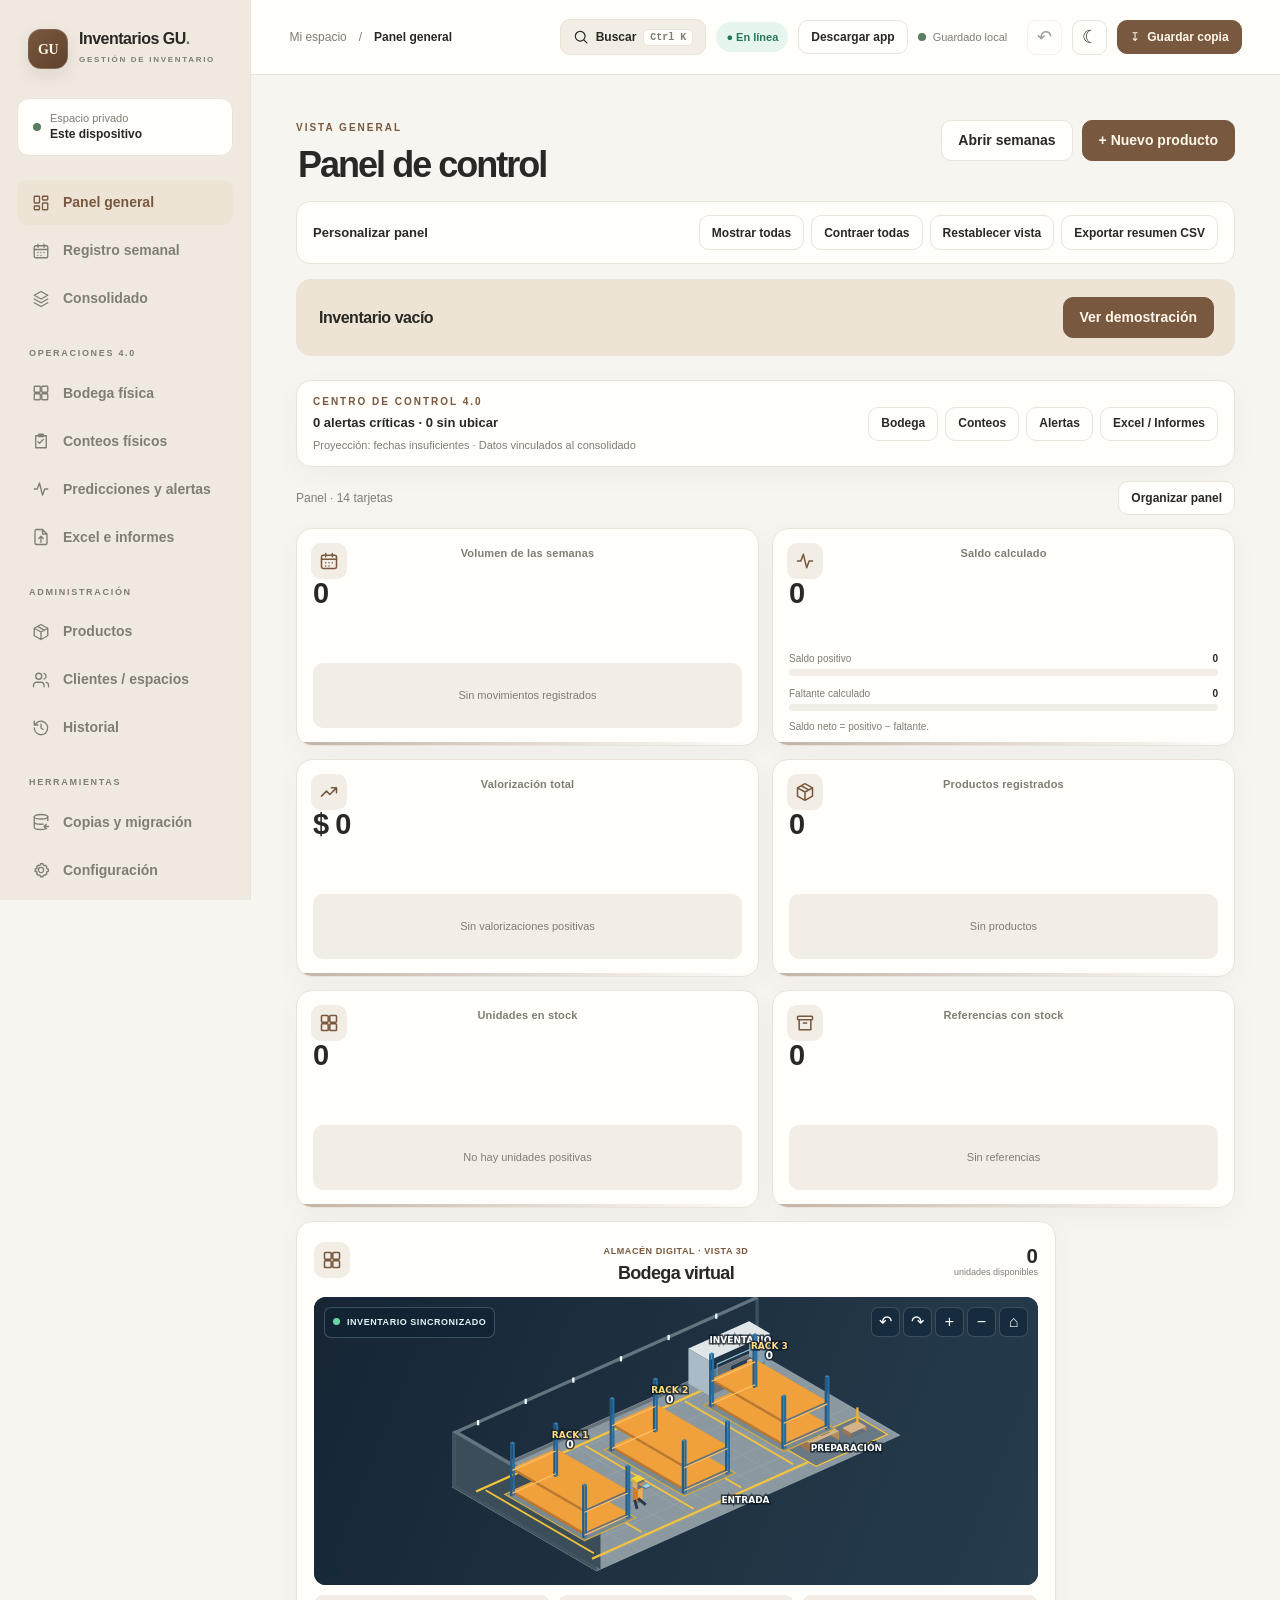
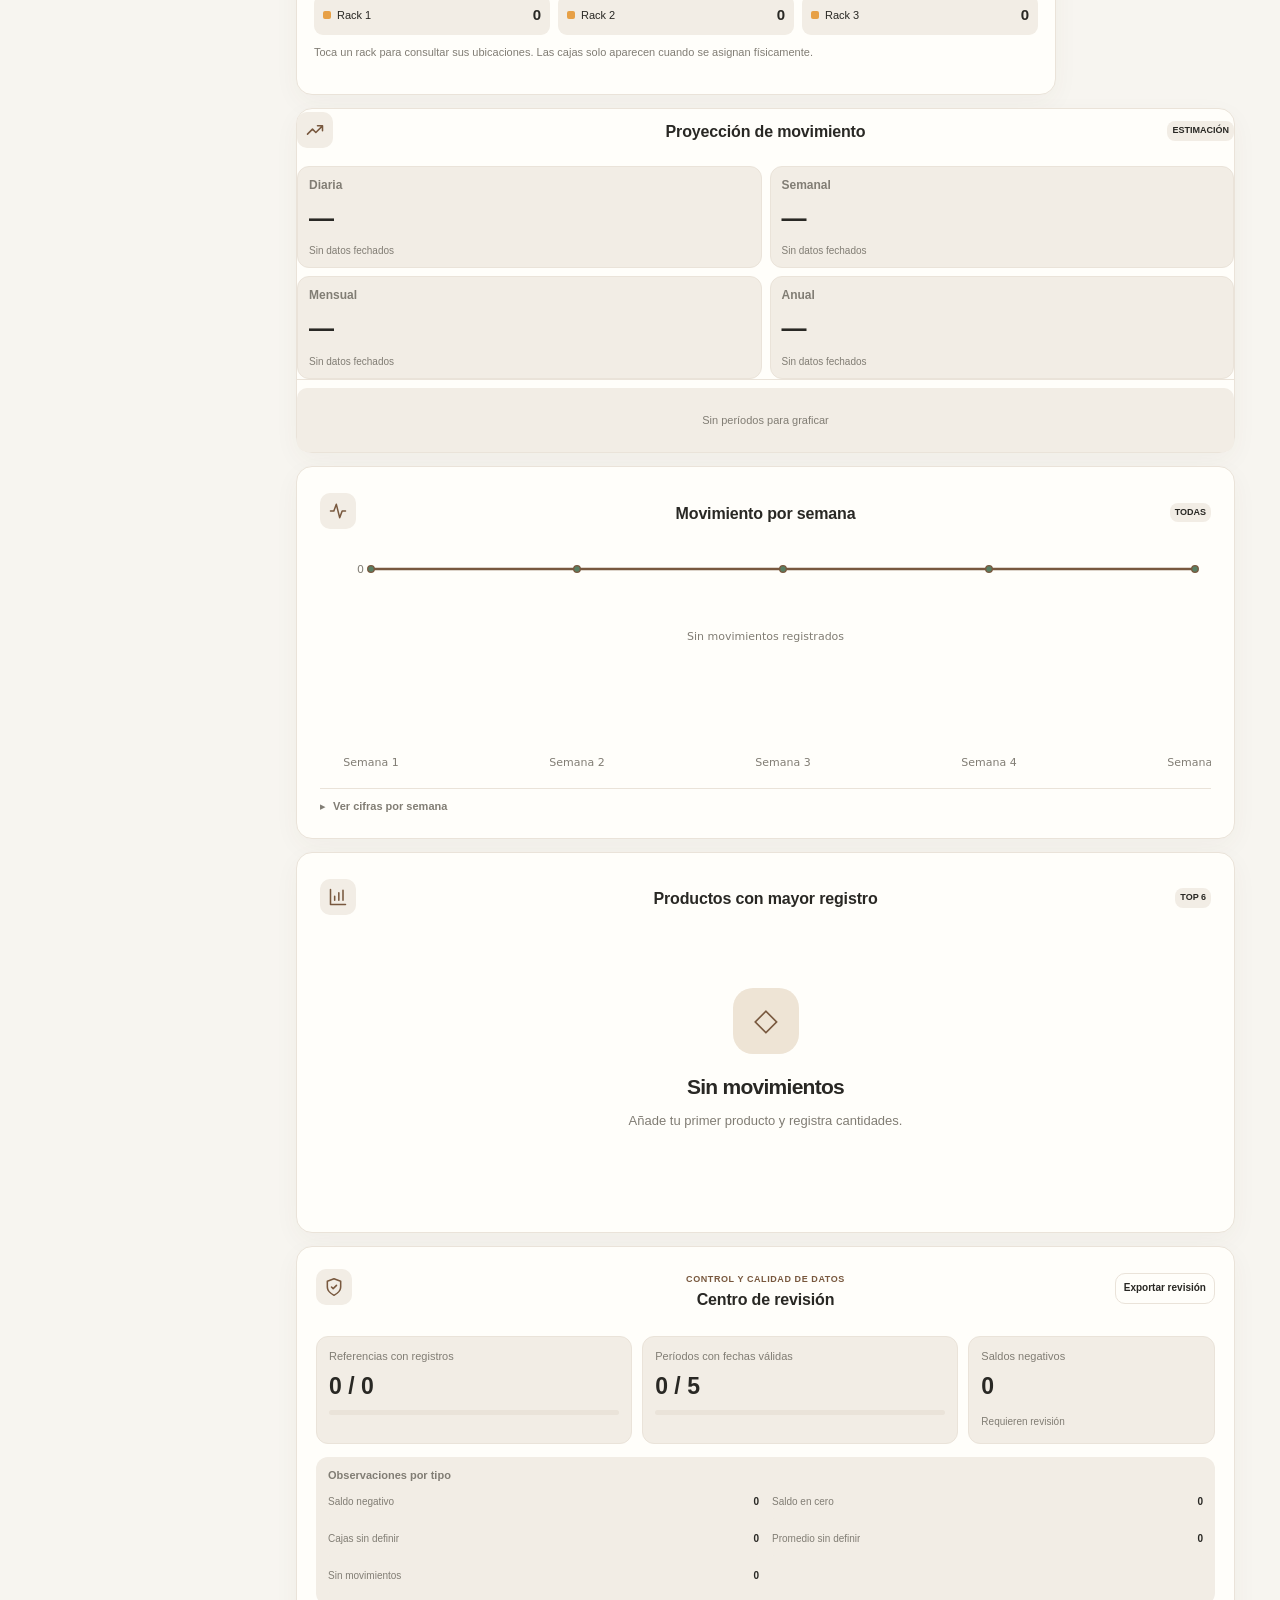
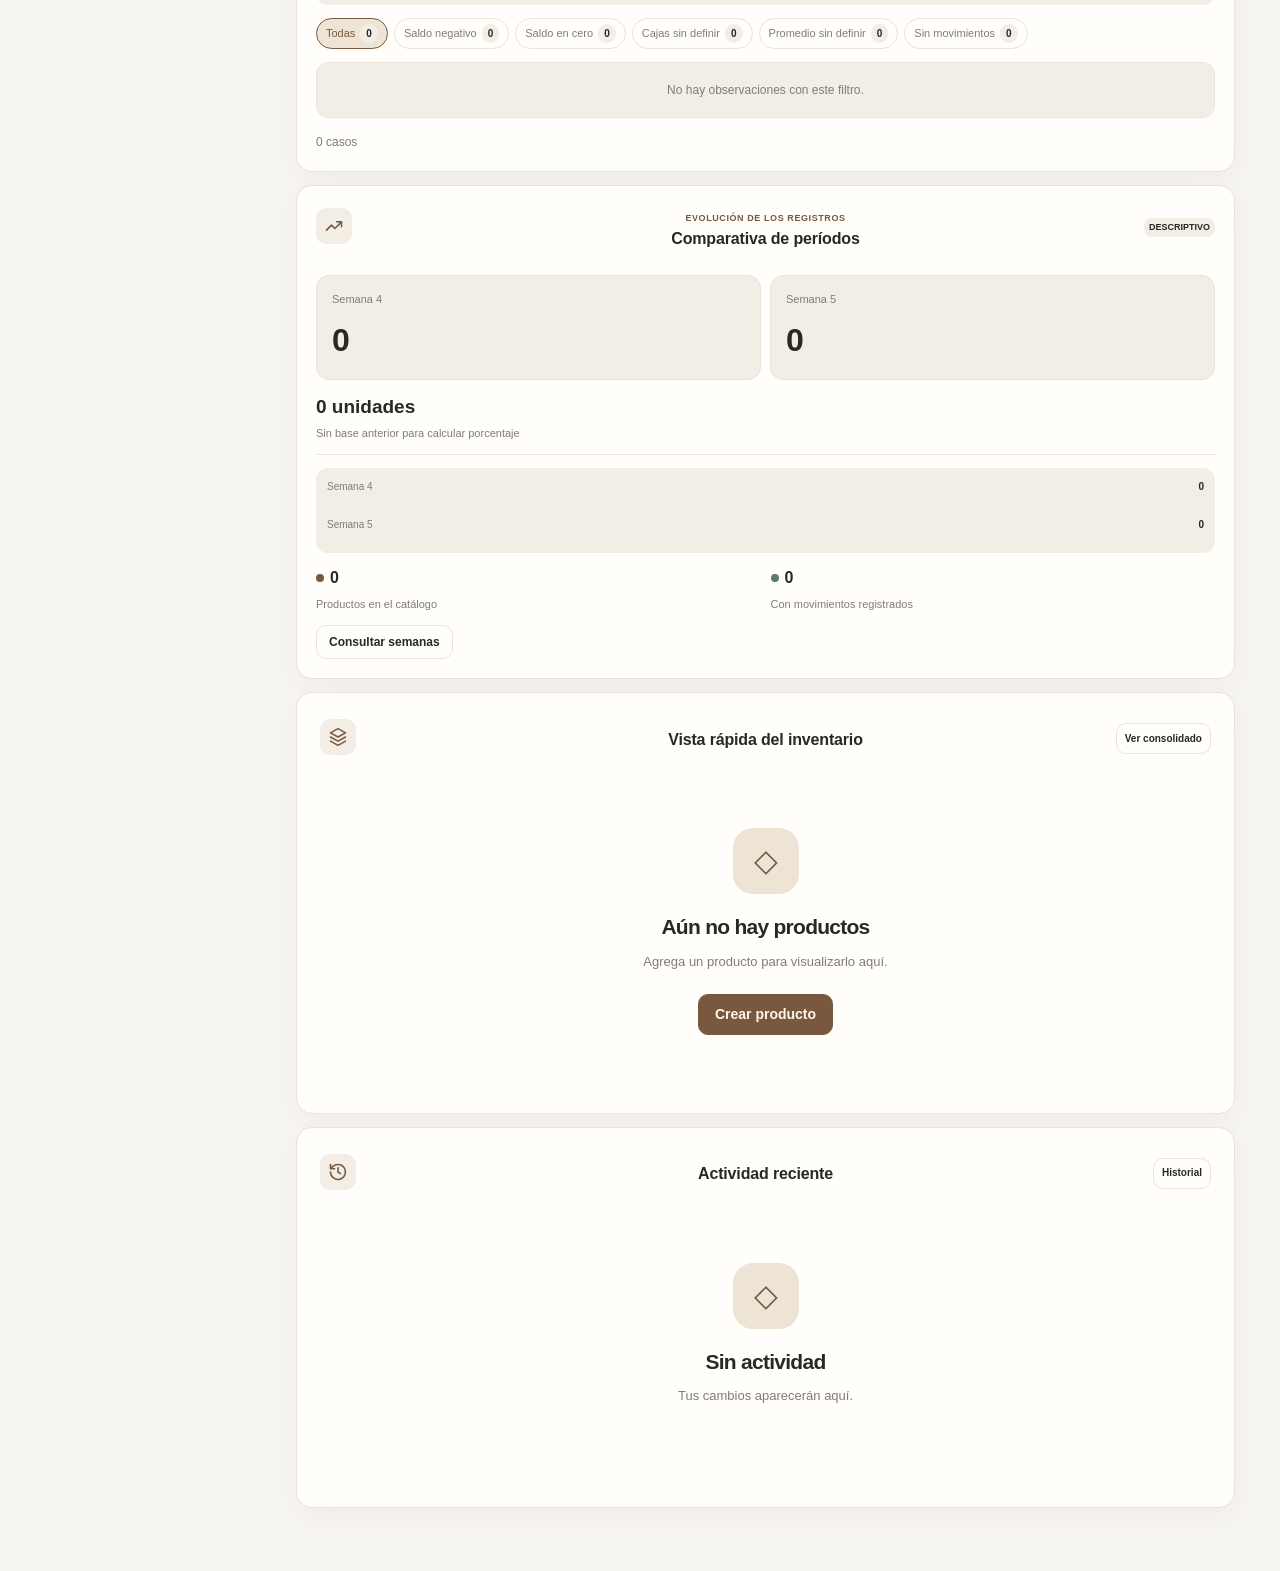
<file: index.html>
<!doctype html>
<html lang="es">
<head>
  <meta charset="utf-8">
  <meta name="viewport" content="width=device-width,initial-scale=1,viewport-fit=cover">
  <meta name="theme-color" content="#e8dbc6">
  <meta name="description" content="Inventarios GU 4.1: gestión local, bodega 3D, analíticas, revisión de saldos y copias de seguridad.">
  <title>Inventarios GU 4.1.0 · Control de inventario</title>
  <link rel="icon" href="icon.svg" type="image/svg+xml">
  <link rel="manifest" href="manifest.webmanifest">
  <link rel="apple-touch-icon" href="icon-192.png">
  <meta name="apple-mobile-web-app-capable" content="yes">
  <meta name="apple-mobile-web-app-status-bar-style" content="default">
  <link rel="stylesheet" href="styles.css">
  <link rel="stylesheet" href="ux.css">
  <link rel="stylesheet" href="gu4.css">
  <link rel="stylesheet" href="gu4-boot.css">
  <script src="gu4-boot.js" defer></script>
  <script src="icons.js" defer></script>
  <script src="motion.js" defer></script>
  <script src="ui.js" defer></script>
  <script src="insights.js" defer></script>
  <script src="db.js" defer></script>
  <script src="calc.js" defer></script>
  <script src="charts.js" defer></script>
  <script src="chart-hover.js" defer></script>
  <script src="metric-visuals.js" defer></script>
  <script src="warehouse.js" defer></script>
  <script src="jszip.min.js" defer></script>
  <script src="gu4-core.js" defer></script>
  <script src="gu4-excel.js" defer></script>
  <script src="gu4-views.js" defer></script>
  <script src="app.js" defer></script>
  <script src="install.js" defer></script>
</head>
<body data-palette="almond" data-mode="light">
  <div id="gu-entry" role="status" aria-label="Preparando Inventarios GU, acceso automático">
    <div class="gu-entry-grid" aria-hidden="true"></div>
    <section class="gu-entry-stage" aria-label="Vista previa 3D interactiva de la bodega">
      <canvas id="gu-entry-canvas" tabindex="0" aria-label="Bodega 3D giratoria. Arrastra para rotar, usa la rueda para hacer zoom o flechas del teclado para girar."></canvas>
      <div class="gu-entry-top"><div class="gu-entry-ident"><span class="gu-entry-mark">GU</span><div><strong>Inventarios GU</strong><small>CONTROL INTELIGENTE · 4.1</small></div></div><span class="gu-entry-type">CARGA LOCAL SEGURA</span></div>
      <div class="gu-entry-bottom"><div class="gu-entry-status-wrap"><span class="gu-entry-kicker">PREPARANDO TU ESPACIO</span><h2 data-entry-status>Cargando inventario y módulos</h2><p class="gu-entry-meta" data-entry-meta>Entrada automática al finalizar la carga</p><div class="gu-entry-track"><div class="gu-entry-track-fill" data-entry-progress></div></div></div><span class="gu-entry-hint">Arrastra para girar · Rueda para acercar</span></div>
    </section>
  </div>
  <a class="skip-link" href="#main-content">Saltar al contenido</a>
  <div id="app" class="app">
    <aside class="sidebar" aria-label="Navegación principal">
      <div class="brand"><div class="brand-mark">GU</div><div><strong>Inventarios GU<span class="brand-dot">.</span></strong><small>GESTIÓN DE INVENTARIO</small></div></div>
      <div class="workspace-pill"><span class="status-pulse"></span><span>Espacio privado<br><b>Este dispositivo</b></span></div>
      <nav class="navigation" id="side-nav">
        <button type="button" data-nav="dashboard" class="nav-item active"><span class="nav-icon" data-gu-icon="layout-dashboard"></span><span>Panel general</span></button>
        <button type="button" data-nav="weekly" class="nav-item"><span class="nav-icon" data-gu-icon="calendar-days"></span><span>Registro semanal</span></button>
        <button type="button" data-nav="final" class="nav-item"><span class="nav-icon" data-gu-icon="layers"></span><span>Consolidado</span></button>
        <div class="nav-caption">OPERACIONES 4.0</div>
        <button type="button" data-nav="warehouse4" class="nav-item"><span class="nav-icon" data-gu-icon="boxes"></span><span>Bodega física</span></button>
        <button type="button" data-nav="counts4" class="nav-item"><span class="nav-icon" data-gu-icon="clipboard-check"></span><span>Conteos físicos</span></button>
        <button type="button" data-nav="intelligence4" class="nav-item"><span class="nav-icon" data-gu-icon="activity"></span><span>Predicciones y alertas</span></button>
        <button type="button" data-nav="imports4" class="nav-item"><span class="nav-icon" data-gu-icon="file-up"></span><span>Excel e informes</span></button>
        <div class="nav-caption">ADMINISTRACIÓN</div>
        <button type="button" data-nav="products" class="nav-item"><span class="nav-icon" data-gu-icon="package"></span><span>Productos</span></button>
        <button type="button" data-nav="clients" class="nav-item"><span class="nav-icon" data-gu-icon="users"></span><span>Clientes / espacios</span></button>
        <button type="button" data-nav="audit" class="nav-item"><span class="nav-icon" data-gu-icon="history"></span><span>Historial</span></button>
        <div class="nav-caption">HERRAMIENTAS</div>
        <button type="button" data-nav="backup" class="nav-item"><span class="nav-icon" data-gu-icon="database-backup"></span><span>Copias y migración</span></button>
        <button type="button" data-nav="settings" class="nav-item"><span class="nav-icon" data-gu-icon="settings"></span><span>Configuración</span></button>
      </nav>
      <div class="side-bottom"><div class="side-tip"><span>✦</span><b>Control local</b><p>Disponible sin conexión tras instalar.</p></div><div class="side-foot">INVENTARIOS GU / EDICIÓN LOCAL <span id="app-version">v4.1.0</span></div></div>
    </aside>
    <div class="main-shell">
      <header class="topbar">
        <div class="breadcrumbs"><span class="breadcrumb-muted">Mi espacio</span><span class="breadcrumb-slash">/</span><strong id="breadcrumb-title">Panel general</strong></div>
        <div class="top-actions"><button id="global-search" type="button" class="btn btn-small search-global" data-action="global-search" title="Buscar secciones y productos (Ctrl+K)" aria-label="Buscar secciones y productos"><span data-gu-icon="search"></span><span class="search-global-label">Buscar</span><kbd>Ctrl K</kbd></button><span id="network-state" class="network-state" aria-live="polite">Comprobando red</span><button type="button" id="install-open" class="btn btn-small install-trigger" aria-label="Descargar o instalar aplicación">Descargar app</button><span id="save-indicator" class="save-indicator"><span class="save-dot"></span> Guardado local</span><button id="undo-btn" type="button" class="icon-btn" title="Deshacer último cambio" aria-label="Deshacer último cambio">↶</button><button id="quick-theme" type="button" class="icon-btn" title="Cambiar modo día/noche" aria-label="Cambiar modo día/noche">☾</button><button type="button" id="quick-backup" class="btn btn-primary btn-small">↧ <span>Guardar copia</span></button></div>
      </header>
      <main id="main-content" class="main-content" tabindex="-1" aria-live="polite"><section class="loading-view"><div class="spinner"></div><h2>Preparando tu espacio…</h2></section></main>
    </div>
    <nav class="bottom-nav" aria-label="Navegación móvil"><button data-nav="dashboard" class="active"><span data-gu-icon="layout-dashboard"></span><small>Inicio</small></button><button data-nav="weekly"><span data-gu-icon="calendar-days"></span><small>Semanas</small></button><button data-nav="final"><span data-gu-icon="layers"></span><small>Final</small></button><button data-nav="products"><span data-gu-icon="package"></span><small>Productos</small></button><button data-nav="backup"><span data-gu-icon="database-backup"></span><small>Copias</small></button><button data-nav="settings"><span data-gu-icon="settings"></span><small>Más</small></button></nav>
  </div>
  <div id="command-palette" class="command-palette" hidden><section class="command-sheet" role="dialog" aria-modal="true" aria-label="Buscar en Inventarios GU"><div class="command-top"><span data-gu-icon="search"></span><input id="palette-input" type="search" autocomplete="off" placeholder="Buscar pantalla o producto…" aria-label="Buscar pantalla o producto"><button type="button" data-command-close="1" aria-label="Cerrar buscador">Esc</button></div><div id="palette-results" class="command-list" role="listbox" aria-label="Resultados de búsqueda"></div><div class="command-bottom">Ctrl / ⌘ + K · Ir a una sección o editar un producto</div></section></div>
  <div id="modal-root"></div><div id="install-dialog" class="install-dialog" hidden><div class="install-sheet" role="dialog" aria-modal="true" aria-labelledby="install-title"><button id="install-close" class="install-close" aria-label="Cerrar">×</button><span class="eyebrow">INVENTARIOS GU · VERSIÓN 4.1.0</span><h2 id="install-title">Descargar o instalar</h2><p id="install-status">Preparando aplicación…</p><section class="platform-downloads" aria-label="Descargas por dispositivo"><div class="platform-download"><div><b>Versión para PC</b><p>HTML autónomo · Windows / macOS / Linux</p></div><a class="btn btn-primary" href="./descargas/Inventarios_GU_PC.html" download="Inventarios_GU_PC.html">↓ Descargar PC</a></div><div class="platform-download"><div><b>Versión para teléfono</b><p>HTML adaptable · Android / iPhone</p></div><a class="btn btn-primary" href="./descargas/Inventarios_GU_Movil_iPhone_Android.html" download="Inventarios_GU_Movil_iPhone_Android.html">↓ Descargar móvil</a></div></section><h3 class="install-section-heading">O instalar la web como aplicación</h3><div class="install-options"><div><b>PC · Windows / macOS / Linux</b><p>Abre esta web por HTTPS en Chrome o Edge y selecciona Instalar. Se abrirá como una aplicación independiente.</p></div><div><b>Android</b><p>En Chrome, usa Instalar aplicación o el menú ⋮ → Añadir a pantalla de inicio.</p></div><div><b>iPhone / iPad</b><p>En Safari, toca Compartir → Añadir a pantalla de inicio → Añadir.</p></div></div><div class="install-actions"><button id="install-now" class="btn btn-primary" type="button">Instalar en este dispositivo</button><button id="install-cache" class="btn" type="button">Preparar uso sin internet</button><button id="install-storage" class="btn" type="button">Proteger almacenamiento</button></div><p class="install-note">HTTPS para instalar PWA. Datos locales, sin sincronización; usa respaldos JSON para migrar.</p></div></div><div id="toast-area" role="status" aria-live="polite"></div>
  <input id="backup-file" type="file" accept=".json,.almendra,application/json" hidden>
  <input id="gu4-sheet-file" type="file" accept=".xlsx,.csv,.tsv" hidden>
</body>
</html>
</file>
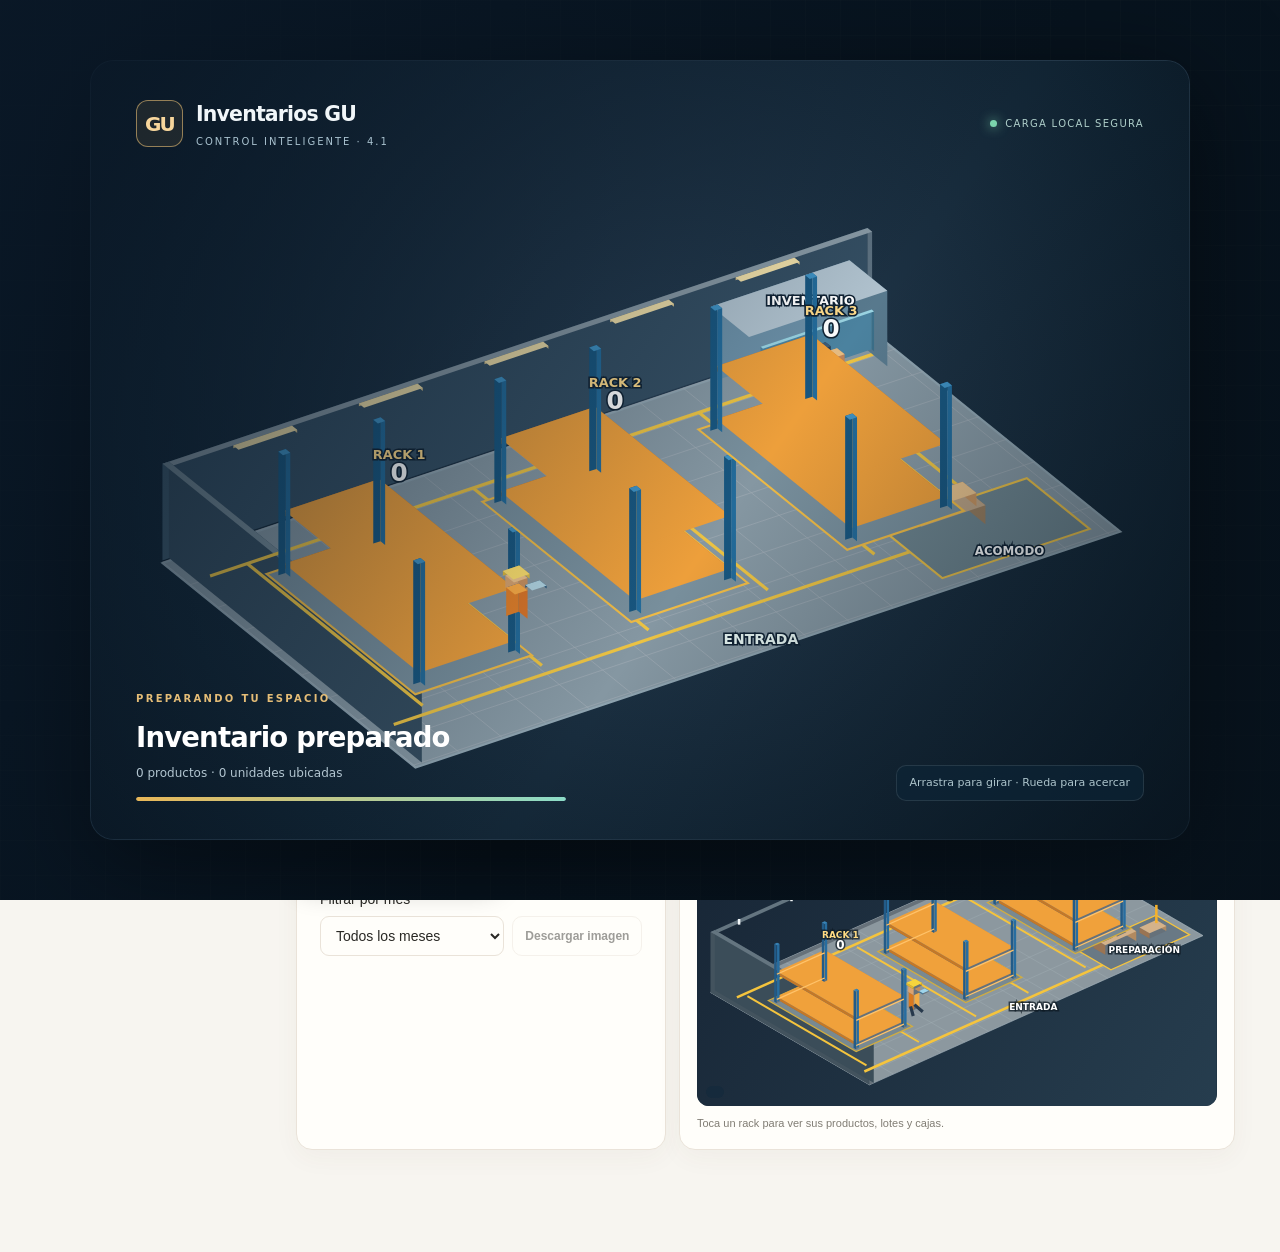
<file: public/index.html>
<!doctype html>
<html lang="es">
<head>
  <meta charset="utf-8">
  <meta name="viewport" content="width=device-width,initial-scale=1,viewport-fit=cover">
  <meta name="theme-color" content="#e8dbc6">
  <meta name="description" content="Inventarios GU 4.1: gestión local, bodega 3D, analíticas, revisión de saldos y copias de seguridad.">
  <title>Inventarios GU 4.1.0 · Control de inventario</title>
  <link rel="icon" href="icon.svg" type="image/svg+xml">
  <link rel="manifest" href="manifest.webmanifest">
  <link rel="apple-touch-icon" href="icon-192.png">
  <meta name="apple-mobile-web-app-capable" content="yes">
  <meta name="apple-mobile-web-app-status-bar-style" content="default">
  <link rel="stylesheet" href="styles.css">
  <link rel="stylesheet" href="ux.css">
  <link rel="stylesheet" href="gu4.css">
  <link rel="stylesheet" href="gu4-boot.css">
  <script src="gu4-boot.js" defer></script>
  <script src="icons.js" defer></script>
  <script src="motion.js" defer></script>
  <script src="ui.js" defer></script>
  <script src="insights.js" defer></script>
  <script src="db.js" defer></script>
  <script src="calc.js" defer></script>
  <script src="charts.js" defer></script>
  <script src="chart-hover.js" defer></script>
  <script src="metric-visuals.js" defer></script>
  <script src="trace.js" defer></script>
  <script src="warehouse.js" defer></script>
  <script src="gu4-core.js" defer></script>
  <script src="gu4-views.js" defer></script>
  <script src="vendor/html2canvas.min.js" defer></script>
  <script src="jszip.min.js" defer></script>
  <script src="gu4-excel.js" defer></script>
  <script src="drive.js" defer></script>
  <script src="app.js" defer></script>
  <script src="install.js" defer></script>
</head>
<body data-palette="almond" data-mode="light">
  <div id="gu-entry" role="status" aria-label="Preparando Inventarios GU, acceso automático">
    <div class="gu-entry-grid" aria-hidden="true"></div>
    <section class="gu-entry-stage" aria-label="Vista previa 3D interactiva de la bodega">
      <canvas id="gu-entry-canvas" tabindex="0" aria-label="Bodega 3D giratoria. Arrastra para rotar, usa la rueda para hacer zoom o flechas del teclado para girar."></canvas>
      <div class="gu-entry-top"><div class="gu-entry-ident"><span class="gu-entry-mark">GU</span><div><strong>Inventarios GU</strong><small>CONTROL INTELIGENTE · 4.1</small></div></div><span class="gu-entry-type">CARGA LOCAL SEGURA</span></div>
      <div class="gu-entry-bottom"><div class="gu-entry-status-wrap"><span class="gu-entry-kicker">PREPARANDO TU ESPACIO</span><h2 data-entry-status>Cargando inventario y módulos</h2><p class="gu-entry-meta" data-entry-meta>Entrada automática al finalizar la carga</p><div class="gu-entry-track"><div class="gu-entry-track-fill" data-entry-progress></div></div></div><span class="gu-entry-hint">Arrastra para girar · Rueda para acercar</span></div>
    </section>
  </div>
  <a class="skip-link" href="#main-content">Saltar al contenido</a>
  <div id="app" class="app">
    <aside class="sidebar" aria-label="Navegación principal">
      <div class="brand"><div class="brand-mark">GU</div><div><strong>Inventarios GU<span class="brand-dot">.</span></strong><small>GESTIÓN DE INVENTARIO</small></div></div>
      <div class="workspace-pill"><span class="status-pulse"></span><span>Espacio privado<br><b>Este dispositivo</b></span></div>
      <nav class="navigation" id="side-nav">
        <button type="button" data-nav="dashboard" class="nav-item active"><span class="nav-icon" data-gu-icon="layout-dashboard"></span><span>Panel general</span></button>
        <button type="button" data-nav="weekly" class="nav-item"><span class="nav-icon" data-gu-icon="calendar-days"></span><span>Registro</span></button>
        <button type="button" data-nav="final" class="nav-item"><span class="nav-icon" data-gu-icon="layers"></span><span>Consolidado</span></button>
        <div class="nav-caption">ADMINISTRACIÓN</div>
        <button type="button" data-nav="products" class="nav-item"><span class="nav-icon" data-gu-icon="package"></span><span>Productos</span></button>
        <button type="button" data-nav="clients" class="nav-item"><span class="nav-icon" data-gu-icon="users"></span><span>Clientes / espacios</span></button>
        <button type="button" data-nav="audit" class="nav-item"><span class="nav-icon" data-gu-icon="history"></span><span>Historial</span></button>
        <div class="nav-caption">HERRAMIENTAS</div>
        <button type="button" data-nav="backup" class="nav-item"><span class="nav-icon" data-gu-icon="database-backup"></span><span>Copias y migración</span></button>
        <button type="button" data-nav="settings" class="nav-item"><span class="nav-icon" data-gu-icon="settings"></span><span>Configuración</span></button>
      </nav>
      <div class="side-bottom"><div class="side-tip"><span>✦</span><b>Control local</b><p>Disponible sin conexión tras instalar.</p></div><div class="side-foot">INVENTARIOS GU / EDICIÓN LOCAL <span id="app-version">v8.6 · 25-11-2026</span></div></div>
    </aside>
    <div class="main-shell">
      <header class="topbar">
        <div class="top-actions"><button id="global-search" type="button" class="icon-btn search-global" data-action="global-search" title="Buscar secciones y productos (Ctrl+K)" aria-label="Buscar secciones y productos"><span data-gu-icon="search" aria-hidden="true"></span></button><span id="save-indicator" class="save-indicator"><span class="save-dot"></span> Guardado local</span><button id="undo-btn" type="button" class="icon-btn" title="Deshacer último cambio" aria-label="Deshacer último cambio">↶</button><button id="quick-theme" type="button" class="icon-btn" title="Cambiar modo día/noche" aria-label="Cambiar modo día/noche">☾</button><button type="button" id="quick-backup" class="btn btn-primary btn-small">↧ <span>Guardar copia</span></button></div>
      </header>
      <main id="main-content" class="main-content" tabindex="-1" aria-live="polite"><section class="loading-view"><div class="spinner"></div><h2>Preparando tu espacio…</h2></section></main>
    </div>
    <nav class="bottom-nav" aria-label="Navegación móvil"><button data-nav="dashboard" class="active"><span data-gu-icon="layout-dashboard"></span><small>Inicio</small></button><button data-nav="weekly"><span data-gu-icon="calendar-days"></span><small>Registro</small></button><button data-nav="final"><span data-gu-icon="layers"></span><small>Final</small></button><button data-nav="products"><span data-gu-icon="package"></span><small>Productos</small></button><button data-nav="backup"><span data-gu-icon="database-backup"></span><small>Copias</small></button><button data-nav="settings"><span data-gu-icon="settings"></span><small>Más</small></button></nav>
  </div>
  <div id="command-palette" class="command-palette" hidden><section class="command-sheet" role="dialog" aria-modal="true" aria-label="Buscar en Inventarios GU"><div class="command-top"><span data-gu-icon="search"></span><input id="palette-input" type="search" autocomplete="off" placeholder="Buscar pantalla o producto…" aria-label="Buscar pantalla o producto"><button type="button" data-command-close="1" aria-label="Cerrar buscador">Esc</button></div><div id="palette-results" class="command-list" role="listbox" aria-label="Resultados de búsqueda"></div><div class="command-bottom">Ctrl / ⌘ + K · Ir a una sección o editar un producto</div></section></div>
  <div id="modal-root"></div><div id="install-dialog" class="install-dialog" hidden><div class="install-sheet" role="dialog" aria-modal="true" aria-labelledby="install-title"><button id="install-close" class="install-close" aria-label="Cerrar">×</button><span class="eyebrow">INVENTARIOS GU · v8.6 · 25-11-2026</span><h2 id="install-title">Descargar o instalar</h2><p id="install-status">Preparando aplicación…</p><section class="platform-downloads" aria-label="Descargas por dispositivo"><div class="platform-download"><div><b>Versión para PC</b><p>HTML autónomo · Windows / macOS / Linux</p></div><a class="btn btn-primary" href="./descargas/Inventarios_GU_PC.html" download="Inventarios_GU_PC.html">↓ Descargar PC</a></div><div class="platform-download"><div><b>Versión para teléfono</b><p>HTML adaptable · Android / iPhone</p></div><a class="btn btn-primary" href="./descargas/Inventarios_GU_PC.html" download="Inventarios_GU_Movil_iPhone_Android.html">↓ Descargar móvil</a></div></section><h3 class="install-section-heading">O instalar la web como aplicación</h3><div class="install-options"><div><b>PC · Windows / macOS / Linux</b><p>Abre esta web por HTTPS en Chrome o Edge y selecciona Instalar. Se abrirá como una aplicación independiente.</p></div><div><b>Android</b><p>En Chrome, usa Instalar aplicación o el menú ⋮ → Añadir a pantalla de inicio.</p></div><div><b>iPhone / iPad</b><p>En Safari, toca Compartir → Añadir a pantalla de inicio → Añadir.</p></div></div><div class="install-actions"><button id="install-now" class="btn btn-primary" type="button">Instalar en este dispositivo</button><button id="install-cache" class="btn" type="button">Preparar uso sin internet</button><button id="install-storage" class="btn" type="button">Proteger almacenamiento</button></div><p class="install-note">HTTPS para instalar PWA. Datos locales. Conecta Drive en Copias y migración para consultar tu inventario en otros dispositivos.</p></div></div><div id="toast-area" class="toast-area" role="status" aria-live="polite"></div>
  <input id="backup-file" type="file" accept=".json,.almendra,application/json" hidden>
</body>
</html>
</file>
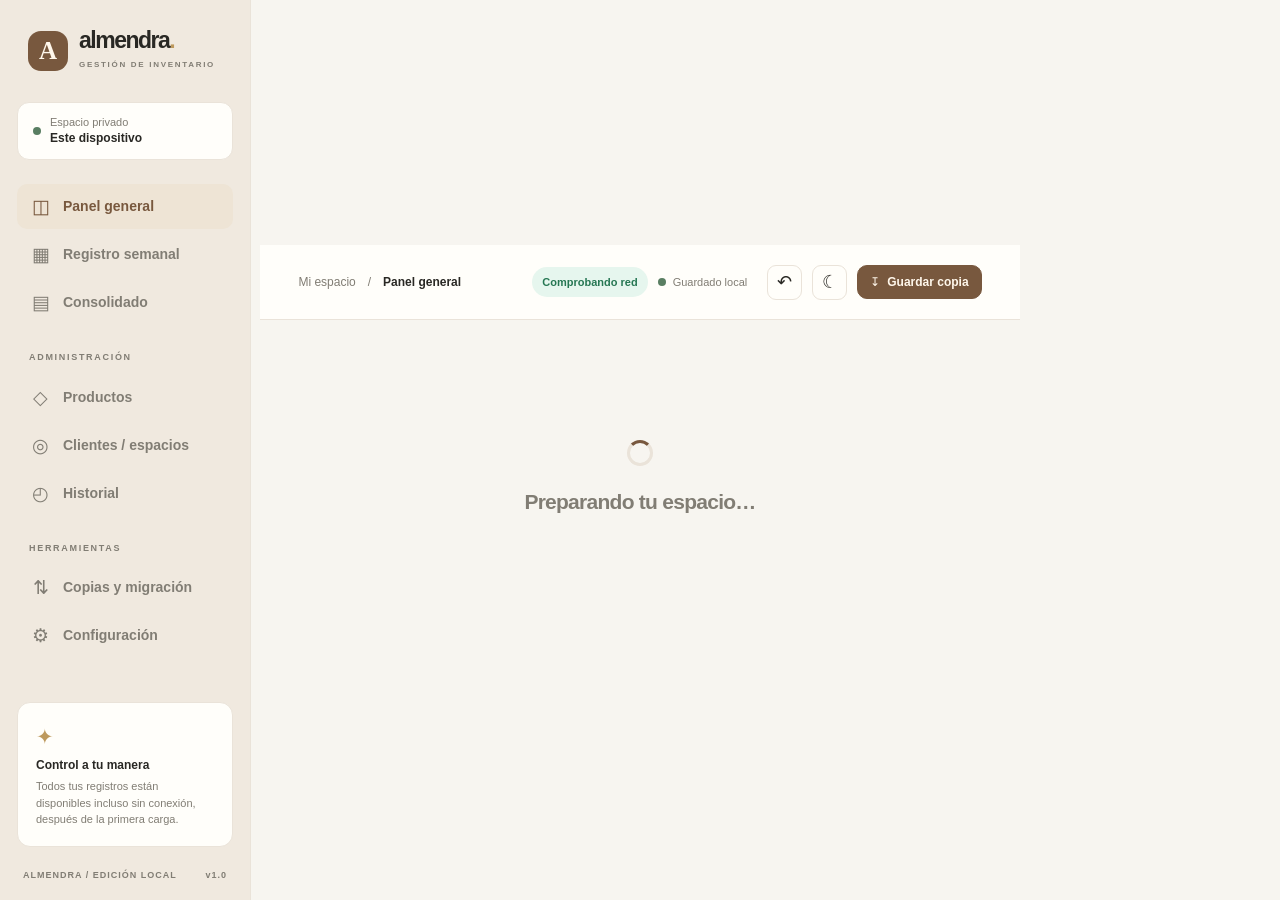
<file: descargas/Almendra_Movil_iPhone_Android.html>
<!doctype html>
<html lang="es" data-edicion="movil">
<head>
  <meta charset="utf-8">
  <meta name="viewport" content="width=device-width,initial-scale=1,viewport-fit=cover">
  <meta name="theme-color" content="#e8dbc6">
  <meta name="description" content="Inventario y control semanal local: cinco semanas, 100 clientes, consolidado, gráficos y copias de seguridad.">
  <title>Almendra · Control de inventario</title>



  <meta name="apple-mobile-web-app-capable" content="yes">
  <meta name="apple-mobile-web-app-status-bar-style" content="default">
  <style>
/* Almendra Inventory · Diseño responsive / skins y modos de luz */
:root{font-family:Inter,"Segoe UI",Arial,sans-serif;font-synthesis:none;-webkit-font-smoothing:antialiased;text-rendering:optimizeLegibility}
*{box-sizing:border-box}html{height:100%;scroll-behavior:smooth}body{margin:0;min-height:100%;background:var(--bg);color:var(--text);font-size:14px;line-height:1.5;transition:background-color .2s,color .2s}
body[data-palette="almond"]{--accent:#78583e;--accent-hover:#60412b;--accent-soft:#eee4d5;--accent-text:#fff7eb;--bg:#f7f5f0;--surface:#fffefa;--surface2:#f2ede5;--sidebar:#f0e9df;--text:#292824;--muted:#817d74;--line:#eae3d9;--good:#597e62;--good-soft:#e8f2e8;--warn:#b97747;--warn-soft:#fff0e1;--danger:#bc5e55;--danger-soft:#f9e8e6;--gold:#bd995d;--shadow:0 8px 26px rgba(92,66,44,.045)}
body[data-palette="redgold"]{--accent:#9b292b;--accent-hover:#782125;--accent-soft:#f8e5db;--accent-text:#fff5df;--bg:#fdf8f2;--surface:#fffdf9;--surface2:#f8ece2;--sidebar:#f7e9db;--text:#342125;--muted:#89726b;--line:#f0e0d2;--good:#668566;--good-soft:#e8f1e4;--warn:#c18932;--warn-soft:#fff2dc;--danger:#b54845;--danger-soft:#fae2df;--gold:#c89b3c;--shadow:0 8px 26px rgba(113,35,31,.055)}
body[data-palette="silver"]{--accent:#576878;--accent-hover:#3f5061;--accent-soft:#dfe7ee;--accent-text:#fff;--bg:#f3f5f7;--surface:#fff;--surface2:#e9edf1;--sidebar:#e8ecf1;--text:#252a30;--muted:#76818c;--line:#e0e5ea;--good:#527a77;--good-soft:#e1f0ee;--warn:#b68851;--warn-soft:#fff3e3;--danger:#b85d63;--danger-soft:#f9e7e8;--gold:#9daab5;--shadow:0 8px 26px rgba(36,52,68,.05)}
body[data-mode="dark"][data-palette="almond"]{--accent:#e2b98c;--accent-hover:#f3cca0;--accent-soft:#3d322a;--accent-text:#24170d;--bg:#181817;--surface:#252421;--surface2:#302d29;--sidebar:#201e1b;--text:#f3ede5;--muted:#b9b0a6;--line:#39352e;--good:#91be94;--good-soft:#263a29;--warn:#deb083;--warn-soft:#423024;--danger:#ec9991;--danger-soft:#442a2a;--gold:#e5bb79;--shadow:0 8px 25px rgba(0,0,0,.15)}
body[data-mode="dark"][data-palette="redgold"]{--accent:#efba6a;--accent-hover:#ffe09a;--accent-soft:#4c2b29;--accent-text:#391d1e;--bg:#1c1517;--surface:#2b2021;--surface2:#382629;--sidebar:#24191c;--text:#fff0e4;--muted:#c4a9a4;--line:#463032;--good:#91bd91;--good-soft:#293729;--warn:#edc072;--warn-soft:#463323;--danger:#ee8c8c;--danger-soft:#4a2a2e;--gold:#e7b85d;--shadow:0 8px 25px rgba(0,0,0,.15)}
body[data-mode="dark"][data-palette="silver"]{--accent:#b8c9db;--accent-hover:#d6e4f0;--accent-soft:#303d4a;--accent-text:#1a252f;--bg:#151a1f;--surface:#222930;--surface2:#2b333d;--sidebar:#1c232a;--text:#edf3f9;--muted:#abb9c8;--line:#35404b;--good:#9bcbc3;--good-soft:#24433d;--warn:#d9b78d;--warn-soft:#46362a;--danger:#eaa0a6;--danger-soft:#472d36;--gold:#b8c9db;--shadow:0 8px 25px rgba(0,0,0,.15)}
button,input,select,textarea{font:inherit}button{cursor:pointer}button:disabled{opacity:.45;cursor:not-allowed}a{color:var(--accent)}h1,h2,h3,p{margin-top:0}h1{font-size:clamp(25px,3.4vw,36px);letter-spacing:-.055em;line-height:1.15}h2{font-size:21px;letter-spacing:-.035em}h3{font-size:16px;letter-spacing:-.03em}small{font-size:12px}.muted{color:var(--muted)}.mono{font-variant-numeric:tabular-nums;white-space:nowrap}.strong{font-weight:700}.truncate{overflow:hidden;text-overflow:ellipsis;white-space:nowrap}.text-good{color:var(--good)!important}.text-danger{color:var(--danger)!important}.text-warn{color:var(--warn)!important}.center{text-align:center}.right{text-align:right}.hide{display:none!important}
.app{display:flex;min-height:100dvh}.sidebar{position:fixed;inset:0 auto 0 0;width:251px;background:var(--sidebar);border-right:1px solid var(--line);padding:29px 17px 18px;display:flex;flex-direction:column;z-index:15;overflow:auto}.brand{display:flex;align-items:center;gap:11px;padding:0 11px 29px}.brand-mark{height:40px;width:40px;display:grid;place-items:center;background:var(--accent);color:var(--accent-text);border-radius:13px;font-weight:800;font-size:25px;font-family:Georgia,serif}.brand strong{display:block;font-size:23px;line-height:1;letter-spacing:-1.5px}.brand-dot{color:var(--gold)}.brand small{font-size:8px;letter-spacing:1.7px;color:var(--muted);font-weight:700}.workspace-pill{padding:12px 15px;background:var(--surface);border:1px solid var(--line);border-radius:12px;margin-bottom:24px;display:flex;align-items:center;gap:9px;font-size:11px;line-height:1.4;color:var(--muted)}.workspace-pill b{color:var(--text);font-size:12px}.status-pulse,.save-dot{display:inline-block;width:8px;height:8px;border-radius:50%;background:var(--good);flex-shrink:0}.nav-item{width:100%;border:0;background:transparent;color:var(--muted);border-radius:10px;display:flex;align-items:center;text-align:left;gap:12px;padding:12px 13px;margin-bottom:3px;font-weight:550;transition:.15s}.nav-item:hover{background:var(--surface2);color:var(--text)}.nav-item.active{background:var(--accent-soft);color:var(--accent);font-weight:750}.nav-icon{display:inline-grid;place-items:center;width:21px;font-size:19px;line-height:1}.nav-caption{font-size:9px;font-weight:850;letter-spacing:1.7px;color:var(--muted);padding:23px 12px 10px}.side-bottom{margin-top:auto;padding-top:28px}.side-tip{border-radius:13px;padding:18px;background:var(--surface);border:1px solid var(--line)}.side-tip span{color:var(--gold);display:block;font-size:21px}.side-tip b{display:block;margin:4px 0;font-size:12px}.side-tip p{font-size:11px;color:var(--muted);margin:0}.side-foot{display:flex;justify-content:space-between;font-size:9px;letter-spacing:1px;color:var(--muted);padding:22px 6px 0;font-weight:700}.main-shell{width:calc(100% - 251px);margin-left:251px;min-width:0}.topbar{height:75px;padding:0 clamp(18px,3vw,47px);background:var(--surface);border-bottom:1px solid var(--line);display:flex;align-items:center;justify-content:space-between;gap:15px;position:sticky;top:0;z-index:11}.breadcrumbs{display:flex;align-items:center;gap:12px;white-space:nowrap;font-size:12px}.breadcrumb-muted,.breadcrumb-slash{color:var(--muted)}.top-actions{display:flex;gap:10px;align-items:center}.save-indicator{font-size:11px;color:var(--muted);display:flex;gap:7px;align-items:center;margin-right:10px;white-space:nowrap}.save-indicator.pending .save-dot{background:var(--gold)}.save-indicator.error .save-dot{background:var(--danger)}.icon-btn{height:35px;min-width:35px;display:grid;place-items:center;border:1px solid var(--line);border-radius:9px;color:var(--text);background:var(--surface);font-size:18px}.icon-btn:hover{background:var(--surface2)}.main-content{padding:clamp(22px,3.6vw,45px);max-width:1660px;margin:auto}.bottom-nav{display:none}
.page-heading{display:flex;justify-content:space-between;align-items:flex-start;gap:18px;margin-bottom:26px}.page-heading h1{margin:4px 0 8px}.page-heading p{color:var(--muted);margin:0;max-width:700px}.eyebrow{text-transform:uppercase;letter-spacing:2px;font-weight:850;font-size:10px;color:var(--accent)}.page-tools{display:flex;gap:9px;flex-wrap:wrap;align-items:center}.btn{appearance:none;border:1px solid var(--line);border-radius:10px;padding:11px 16px;background:var(--surface);color:var(--text);font-weight:700;display:inline-flex;align-items:center;justify-content:center;gap:7px;line-height:1.2;min-height:40px;text-decoration:none;white-space:nowrap}.btn:hover{background:var(--surface2)}.btn-primary{background:var(--accent);border-color:var(--accent);color:var(--accent-text)}.btn-primary:hover{background:var(--accent-hover);border-color:var(--accent-hover)}.btn-danger{color:var(--danger);border-color:var(--danger)}.btn-ghost{background:transparent}.btn-small{font-size:12px;padding:8px 12px;min-height:34px}.btn:focus-visible,.nav-item:focus-visible,input:focus-visible,select:focus-visible,textarea:focus-visible,button:focus-visible{outline:2px solid var(--gold);outline-offset:2px}
.card{background:var(--surface);border:1px solid var(--line);border-radius:16px;box-shadow:var(--shadow)}.card-pad{padding:23px}.card-title{display:flex;align-items:flex-start;justify-content:space-between;gap:12px;margin-bottom:15px}.card-title h3{margin:0}.card-title p{color:var(--muted);font-size:12px;margin:4px 0 0}.badge{display:inline-flex;align-items:center;gap:5px;background:var(--surface2);padding:4px 9px;border-radius:8px;font-weight:800;font-size:10px;white-space:nowrap}.badge.good{background:var(--good-soft);color:var(--good)}.badge.warn{background:var(--warn-soft);color:var(--warn)}.badge.danger{background:var(--danger-soft);color:var(--danger)}.banner{background:var(--accent-soft);border:1px solid var(--line);border-radius:15px;display:flex;align-items:center;justify-content:space-between;gap:15px;padding:17px 20px;margin-bottom:24px}.banner h3{margin:0 0 3px}.banner p{margin:0;font-size:12px;color:var(--muted)}.banner.alert{background:var(--danger-soft)}.banner.good{background:var(--good-soft)}
.stats-grid{display:grid;grid-template-columns:repeat(4,minmax(0,1fr));gap:16px;margin-bottom:20px}.stat-card{padding:22px 22px 19px;position:relative;min-height:142px}.stat-card::before{content:'';position:absolute;width:36px;height:36px;right:21px;top:21px;border-radius:10px;background:var(--accent-soft)}.stat-icon{position:absolute;right:28px;top:25px;color:var(--accent);font-size:17px}.stat-label{font-size:11px;font-weight:700;color:var(--muted);margin-bottom:18px;max-width:75%}.stat-value{font-size:clamp(22px,2.8vw,29px);letter-spacing:-1px;font-weight:800;line-height:1.2;overflow-wrap:anywhere}.stat-foot{font-size:11px;color:var(--muted);margin-top:9px}.dashboard-grid{display:grid;grid-template-columns:minmax(0,1.5fr) minmax(0,1fr);gap:19px;margin-bottom:19px}.chart{display:block;width:100%;height:260px}.chart.tall{height:270px}.inner-card{padding:21px}.dashboard-bottom{display:grid;grid-template-columns:1.5fr 1fr;gap:19px}.activity-item{display:flex;gap:12px;padding:13px 0;border-top:1px solid var(--line)}.activity-item:first-of-type{border-top:0}.activity-icon{background:var(--accent-soft);color:var(--accent);display:grid;place-items:center;flex-shrink:0;width:33px;height:33px;border-radius:10px}.activity-body{flex:1;min-width:0}.activity-body b{font-size:12px}.activity-body p{font-size:11px;color:var(--muted);margin:2px 0 0}.activity-time{font-size:10px;color:var(--muted);white-space:nowrap}
.form-control{background:var(--surface);border:1px solid var(--line);color:var(--text);border-radius:9px;height:40px;padding:0 11px;min-width:0;max-width:100%;outline:none}.form-control:focus{border-color:var(--accent);box-shadow:0 0 0 2px var(--accent-soft)}.form-control:disabled{opacity:.6;background:var(--surface2)}select.form-control{min-width:105px}.search{position:relative;display:inline-flex;align-items:center;min-width:180px}.search::before{content:'⌕';color:var(--muted);position:absolute;left:12px;font-size:19px;pointer-events:none}.search input{padding-left:36px;width:100%}.tool-strip{display:flex;align-items:end;gap:12px;justify-content:space-between;flex-wrap:wrap;margin-bottom:15px}.tool-strip .left,.tool-strip .right{display:flex;gap:9px;align-items:end;flex-wrap:wrap}.field{display:flex;flex-direction:column;gap:6px;min-width:0}.field>label{font-size:11px;color:var(--muted);font-weight:750}.field-help{font-size:11px;color:var(--muted)}.field-wide{flex:1}.field input,.field select{width:100%}.inline-input{display:inline-flex;gap:9px;align-items:center}.section-label{font-size:10px;font-weight:800;letter-spacing:1.7px;text-transform:uppercase;color:var(--muted);margin:23px 0 13px}.section-label:first-child{margin-top:0}.period-head{display:flex;align-items:end;justify-content:space-between;gap:14px;margin-bottom:20px;flex-wrap:wrap}.week-tabs{display:flex;gap:8px;overflow:auto;padding:2px 1px 12px;margin-bottom:14px;scrollbar-width:thin}.week-tab{background:var(--surface);border:1px solid var(--line);color:var(--muted);border-radius:10px;padding:10px 14px;font-size:12px;font-weight:750;white-space:nowrap;flex-shrink:0}.week-tab.active{background:var(--accent);color:var(--accent-text);border-color:var(--accent)}.period-meta{display:flex;align-items:center;flex-wrap:wrap;gap:9px;margin:0 0 17px}.period-meta .field{min-width:155px}.period-meta .field label{font-size:10px}.period-meta input,.period-meta select{height:36px}.summary-inline{display:flex;align-items:center;gap:18px;flex-wrap:wrap;color:var(--muted);font-size:11px}.summary-inline strong{color:var(--text);font-size:14px}
.table-scroll{width:100%;overflow:auto;max-width:100%;border-radius:13px;scrollbar-color:var(--line) transparent}.data-table{border-collapse:separate;border-spacing:0;width:100%;font-size:12px;white-space:nowrap}.data-table th,.data-table td{padding:11px 12px;border-bottom:1px solid var(--line);text-align:left;vertical-align:middle}.data-table th{background:var(--surface2);color:var(--muted);font-weight:800;font-size:10px;letter-spacing:.3px;position:sticky;top:0;z-index:2}.data-table tr:last-child td{border-bottom:0}.data-table tbody tr:hover td{background:var(--surface2)}.data-table .sticky-first{position:sticky;left:0;z-index:3;box-shadow:1px 0 0 var(--line);background:var(--surface)}.data-table thead .sticky-first{z-index:5;background:var(--surface2)}.data-table tbody tr:hover .sticky-first{background:var(--surface2)}.data-table .num{text-align:right;font-variant-numeric:tabular-nums}.data-table .t-em{font-weight:800}.data-table .week-cell{padding:6px 5px;text-align:center}.cell-input{width:82px;max-width:82px;border:1px solid transparent;background:var(--surface2);border-radius:7px;color:var(--text);height:34px;padding:3px 7px;text-align:right;font-size:12px;font-variant-numeric:tabular-nums}.cell-input:focus{border-color:var(--accent);background:var(--surface);outline:0}.cell-input:disabled{background:transparent;opacity:.5}.cell-input.changed{background:var(--accent-soft)}.cell-input.wide{width:98px;max-width:98px}.product-link{border:0;padding:0;background:none;color:var(--text);font-weight:750;max-width:210px;overflow:hidden;text-overflow:ellipsis;text-align:left;vertical-align:middle;white-space:nowrap}.product-link:hover{text-decoration:underline;color:var(--accent)}.table-footer{padding:13px 18px;background:var(--surface2);border-top:1px solid var(--line);display:flex;justify-content:space-between;align-items:center;gap:14px;flex-wrap:wrap;border-radius:0 0 15px 15px;font-size:11px;color:var(--muted)}.table-footer b{color:var(--text)}.pager{display:flex;gap:8px;align-items:center}.pager button{border:1px solid var(--line);background:var(--surface);padding:7px 11px;border-radius:8px;color:var(--text)}.table-hint{display:block;font-size:11px;color:var(--muted);padding:13px 0 2px}.week-table-wrap{border:1px solid var(--line);border-radius:14px;background:var(--surface)}.week-table-wrap .data-table th{top:0}.week-table-wrap .data-table th.sticky-first{min-width:195px}.week-table-wrap .data-table th.slot-col{min-width:84px;max-width:115px;text-align:center}.week-table-wrap .data-table th.last-head{min-width:112px}.week-table-wrap .data-table td.sticky-first{min-width:195px}.week-mobile{display:none}.week-product{padding:16px;margin-bottom:11px}.week-product-head{display:flex;align-items:center;justify-content:space-between;gap:9px;margin-bottom:12px}.week-product-head h3{margin:0;font-size:15px}.week-product-grid{display:grid;grid-template-columns:repeat(2,minmax(0,1fr));gap:10px}.week-product-grid .field{gap:4px}.week-product-grid .form-control{height:38px}.week-product-foot{margin-top:13px;border-top:1px solid var(--line);padding-top:11px;display:flex;justify-content:space-between;gap:12px;align-items:center;font-size:11px;color:var(--muted)}.week-product-foot strong{color:var(--text);font-size:14px}
.final-table .sticky-first{min-width:180px;max-width:230px}.final-table .data-table th{min-width:92px}.final-table .data-table th.sticky-first{min-width:180px}.final-table .data-table td{padding:7px 10px}.final-summary{margin:12px 0;display:flex;gap:9px;flex-wrap:wrap}.mini-kpi{background:var(--surface2);padding:11px 15px;border-radius:9px;color:var(--muted);font-size:11px}.mini-kpi strong{display:block;color:var(--text);font-size:17px}.help-note{border-left:3px solid var(--gold);padding:10px 15px;background:var(--surface2);border-radius:0 8px 8px 0;color:var(--muted);font-size:12px;margin:14px 0}
.list-cards{display:grid;gap:11px}.catalog-row{display:grid;grid-template-columns:minmax(0,1.5fr) 1fr 1fr 1fr auto;align-items:center;gap:15px;padding:16px 18px}.catalog-name{font-weight:800;font-size:13px}.catalog-meta{font-size:11px;color:var(--muted);margin-top:3px}.catalog-value{font-size:12px;color:var(--muted)}.catalog-value b{color:var(--text);display:block;font-size:14px}.catalog-actions{display:flex;gap:6px}.empty-state{text-align:center;padding:55px 20px;max-width:510px;margin:auto}.empty-icon{display:grid;place-items:center;margin:0 auto 17px;width:66px;height:66px;background:var(--accent-soft);color:var(--accent);border-radius:20px;font-size:31px}.empty-state h2{margin-bottom:9px}.empty-state p{color:var(--muted);font-size:13px;margin-bottom:23px}.client-grid{display:grid;grid-template-columns:repeat(auto-fill,minmax(195px,1fr));gap:11px}.client-cell{padding:14px;display:flex;flex-direction:column;gap:6px}.client-cell label{font-size:10px;font-weight:800;color:var(--muted)}.client-cell input{width:100%}.backups-grid{display:grid;grid-template-columns:1fr 1fr;gap:17px;margin-bottom:21px}.backup-action{padding:23px;min-height:190px}.backup-icon{display:grid;place-items:center;width:46px;height:46px;background:var(--accent-soft);color:var(--accent);border-radius:12px;font-size:23px;margin-bottom:13px}.backup-action p{color:var(--muted);font-size:12px;max-width:450px}.backup-item{display:flex;align-items:center;gap:13px;border-top:1px solid var(--line);padding:13px 0}.backup-item:first-of-type{border-top:0}.backup-item-main{flex:1;min-width:0}.backup-item-main b{display:block;font-size:12px}.backup-item-main small{color:var(--muted)}.backup-item-actions{display:flex;gap:7px;flex-shrink:0}.info-list{display:grid;gap:12px}.info-row{display:flex;justify-content:space-between;gap:12px;border-bottom:1px solid var(--line);padding-bottom:12px;color:var(--muted);font-size:12px}.info-row b{color:var(--text);text-align:right}.audit-list{display:grid;gap:10px}.audit-row{display:flex;align-items:flex-start;justify-content:space-between;gap:11px;padding:16px 18px}.audit-row b{display:block;font-size:12px}.audit-row p{font-size:12px;margin:3px 0 0;color:var(--muted);overflow-wrap:anywhere}.audit-row time{font-size:11px;color:var(--muted);white-space:nowrap}.theme-grid{display:grid;grid-template-columns:repeat(3,1fr);gap:12px}.theme-card{background:var(--surface);border:2px solid var(--line);border-radius:13px;padding:9px;text-align:left;color:var(--text)}.theme-card.selected{border-color:var(--accent)}.theme-preview{height:73px;border-radius:7px;position:relative;overflow:hidden;display:flex}.theme-preview span:first-child{width:28%;height:100%}.theme-preview span:nth-child(2){width:72%;height:100%;display:flex;gap:4px;padding:13px}.theme-preview span:nth-child(2)::before,.theme-preview span:nth-child(2)::after{content:'';display:block;align-self:stretch;width:37%;border-radius:4px}.theme-card b{display:block;font-size:12px;margin:9px 4px 2px}.theme-card small{color:var(--muted);display:block;margin:0 4px 2px}.mode-switch{display:flex;gap:9px}.mode-switch button{flex:1}.mode-switch button.active{background:var(--accent-soft);color:var(--accent);border-color:var(--accent)}.settings-grid{display:grid;grid-template-columns:1fr 1fr;gap:18px}.settings-grid .card-pad{min-width:0}.danger-zone{border-color:var(--danger)}
.modal-cover{position:fixed;inset:0;background:rgba(11,9,7,.52);z-index:40;display:grid;place-items:center;padding:20px}.modal{background:var(--surface);color:var(--text);border-radius:18px;border:1px solid var(--line);width:min(100%,590px);max-height:92dvh;overflow:auto;box-shadow:0 30px 100px rgba(0,0,0,.22)}.modal-head{padding:22px 24px 18px;border-bottom:1px solid var(--line);display:flex;justify-content:space-between;gap:15px;align-items:center}.modal-head h2{margin:0}.modal-body{padding:22px 24px}.modal-body p{font-size:12px;color:var(--muted)}.modal-foot{padding:15px 24px 21px;display:flex;justify-content:flex-end;gap:8px;flex-wrap:wrap}.modal-grid{display:grid;grid-template-columns:repeat(2,minmax(0,1fr));gap:14px}.modal-grid .field.full{grid-column:1/-1}.form-control.textarea{height:auto;min-height:75px;resize:vertical;padding:10px 11px}.switch-line{display:flex;align-items:center;gap:10px;cursor:pointer;font-size:12px}.switch-line input{accent-color:var(--accent);width:17px;height:17px}.toast-area{position:fixed;bottom:25px;right:25px;z-index:60}.toast{background:var(--text);color:var(--bg);max-width:365px;padding:13px 18px;margin-top:8px;border-radius:11px;box-shadow:0 13px 34px rgba(0,0,0,.15);font-size:12px}.loading-view{text-align:center;padding:75px 0;color:var(--muted)}.spinner{width:26px;height:26px;border:3px solid var(--line);border-top-color:var(--accent);border-radius:50%;animation:spin .8s linear infinite;margin:0 auto 20px}@keyframes spin{to{transform:rotate(360deg)}}
@media(max-width:1250px){.stats-grid{grid-template-columns:repeat(2,minmax(0,1fr))}.sidebar{width:225px}.main-shell{margin-left:225px;width:calc(100% - 225px)}.card-pad{padding:19px}.dashboard-grid,.dashboard-bottom{grid-template-columns:1fr}.chart{height:240px}}
@media(max-width:900px){.sidebar{width:70px;padding:18px 9px}.sidebar .brand{padding:2px 4px 26px}.sidebar .brand strong,.sidebar .brand small,.sidebar .workspace-pill,.sidebar .nav-caption,.sidebar .side-bottom,.sidebar .nav-item span:not(.nav-icon){display:none}.sidebar .nav-item{justify-content:center;padding:12px}.sidebar .nav-icon{font-size:23px}.main-shell{margin-left:70px;width:calc(100% - 70px)}.main-content{padding:23px}.topbar{padding:0 23px}.backups-grid{grid-template-columns:1fr}}
@media(max-width:700px){body{font-size:13px}.sidebar{display:none}.main-shell{width:100%;margin-left:0}.topbar{height:60px;padding:0 16px}.breadcrumb-muted,.breadcrumb-slash{display:none}.breadcrumbs{font-size:14px}.top-actions{gap:7px}.top-actions .save-indicator{display:none}.top-actions .btn-small span{display:none}.top-actions .btn-small{width:36px;padding:8px}.icon-btn{width:35px;height:35px;min-width:35px}.main-content{padding:22px 14px 101px}.bottom-nav{position:fixed;display:grid;grid-template-columns:repeat(6,1fr);left:0;right:0;bottom:0;background:var(--surface);border-top:1px solid var(--line);padding:8px 3px calc(5px + env(safe-area-inset-bottom));z-index:15;box-shadow:0 -3px 18px rgba(0,0,0,.04)}.bottom-nav button{border:0;background:none;color:var(--muted);font-size:12px;font-weight:700;display:flex;align-items:center;flex-direction:column;gap:2px;padding:6px 1px;border-radius:8px;min-width:0}.bottom-nav button span{font-size:23px;line-height:1}.bottom-nav button small{font-size:9px;white-space:nowrap}.bottom-nav button.active{color:var(--accent);background:var(--accent-soft)}.page-heading{margin-bottom:19px;display:block}.page-heading h1{margin:4px 0 8px}.page-heading p{font-size:12px}.page-tools{margin-top:15px}.page-tools .btn{flex:1}.stats-grid{grid-template-columns:repeat(2,minmax(0,1fr));gap:10px;margin-bottom:12px}.stat-card{padding:15px;min-height:132px}.stat-card::before{width:25px;height:25px;right:12px;top:11px}.stat-icon{top:12px;right:17px;font-size:13px}.stat-label{font-size:10px;max-width:85%;margin-bottom:19px}.stat-value{font-size:21px}.stat-foot{font-size:10px}.dashboard-grid,.dashboard-bottom{gap:12px;margin-bottom:12px}.card-pad{padding:16px}.chart{height:220px}.banner{padding:14px;align-items:flex-start;flex-direction:column}.banner .btn{width:100%}.tool-strip{align-items:stretch}.tool-strip .left,.tool-strip .right{width:100%}.tool-strip .search{flex:1;min-width:145px}.tool-strip select{flex:1;min-width:125px}.period-meta{display:grid;grid-template-columns:repeat(2,minmax(0,1fr));gap:10px}.period-meta .field{min-width:0}.period-meta .period-lock{grid-column:1/-1}.week-desktop{display:none}.week-mobile{display:block}.week-product-grid{gap:8px}.week-product{padding:14px}.week-tabs{margin:0 -2px 12px}.catalog-row{grid-template-columns:minmax(0,1fr) auto;gap:8px}.catalog-row .catalog-value{display:none}.catalog-actions{grid-row:1/3;grid-column:2;align-items:center}.settings-grid{grid-template-columns:1fr}.theme-grid{gap:7px}.theme-card{padding:6px}.theme-preview{height:55px}.theme-card b{font-size:11px}.theme-card small{font-size:9px}.modal-cover{padding:10px;align-items:center}.modal{max-height:90dvh}.modal-head,.modal-body,.modal-foot{padding-left:17px;padding-right:17px}.modal-grid{gap:10px}.backups-grid{gap:12px}.backup-action{min-height:unset}.table-scroll .data-table{min-width:850px}.final-table .data-table{min-width:1450px}.audit-row{display:block}.audit-row time{display:block;margin-top:10px}.toast-area{right:12px;bottom:85px;left:12px}.toast{max-width:none}}
@media(max-width:380px){.main-content{padding-left:11px;padding-right:11px}.stat-card{padding:12px}.stat-value{font-size:18px}.card-pad{padding:13px}.bottom-nav button small{font-size:8px}.modal-grid{grid-template-columns:1fr}.modal-grid .field.full{grid-column:1}}
@media(prefers-reduced-motion:reduce){*,*::before,*::after{scroll-behavior:auto!important;transition:none!important;animation:none!important}}
/* Vista legible del consolidado en móviles, con todos los parámetros editables. */
.final-mobile{display:none}.mini-summary-grid{display:grid;grid-template-columns:repeat(2,minmax(0,1fr));gap:9px;margin:12px 0 15px}.mini-summary-grid>div{border-radius:9px;background:var(--surface2);padding:11px;min-width:0}.mini-summary-grid small{color:var(--muted);display:block;font-size:10px}.mini-summary-grid b{display:block;font-size:15px;font-weight:800;margin-top:3px;overflow-wrap:anywhere}
@media(max-width:700px){.final-desktop{display:none}.final-mobile{display:grid;gap:12px}.final-mobile .week-product-head{margin-bottom:0}.final-mobile .field{margin:0}.final-mobile .form-control{height:38px}.final-mobile .product-link{max-width:185px}.final-summary{display:grid;grid-template-columns:repeat(2,minmax(0,1fr))}.mini-kpi{padding:10px}.mini-kpi strong{font-size:16px}}

/* Bodega compacta e interactiva */
.warehouse-card{padding:17px;margin:0 0 16px;overflow:hidden}.warehouse-heading{display:flex;justify-content:space-between;align-items:center;gap:12px;margin-bottom:12px}.warehouse-heading h2{font-size:18px;margin:3px 0 0}.warehouse-total{text-align:right;display:flex;flex-direction:column}.warehouse-total strong{font-size:23px;line-height:1.1}.warehouse-total span{font-size:10px;color:var(--muted)}.warehouse-viewport{height:310px;position:relative;border-radius:12px;overflow:hidden;background:#1c2c3b}.warehouse-viewport canvas{display:block;width:100%;height:100%;cursor:grab;touch-action:pan-y}.warehouse-viewport canvas:active{cursor:grabbing}.warehouse-overlay{position:absolute;left:10px;right:10px;top:10px;display:flex;justify-content:space-between;align-items:flex-start;gap:8px;pointer-events:none}.warehouse-live{background:#122535dc;color:#e3f4f4;border:1px solid #6b879577;border-radius:7px;font-size:9px;font-weight:750;padding:8px;letter-spacing:.06em}.warehouse-live i{display:inline-block;width:7px;height:7px;background:#68d7a4;border-radius:50%;margin-right:4px}.warehouse-controls{display:flex;gap:3px;pointer-events:auto}.warehouse-controls button{border:1px solid #a1b2c344;background:#152a3de8;color:#fff;border-radius:7px;min-width:29px;height:30px;cursor:pointer;font-size:16px}.warehouse-controls button:hover{background:#315c77}.warehouse-hint{position:absolute;bottom:8px;left:9px;font-size:10px;color:#e5eef3;background:#152a3dcc;padding:6px 9px;border-radius:6px;pointer-events:none}.warehouse-mini-racks{display:grid;grid-template-columns:repeat(3,minmax(0,1fr));gap:8px;margin-top:10px}.warehouse-mini-rack{display:flex;gap:6px;align-items:center;text-align:left;background:var(--surface2);border:1px solid var(--border);border-radius:9px;padding:9px;cursor:pointer;color:inherit;font-size:11px;min-width:0}.warehouse-mini-rack strong{margin-left:auto;font-size:15px}.warehouse-mini-rack.active{outline:2px solid var(--accent)}.warehouse-mini-dot{width:8px;height:8px;flex-shrink:0;border-radius:2px;background:#e7a046}.warehouse-detail{margin-top:9px;color:var(--muted);font-size:11px;line-height:1.5;display:flex;gap:8px;flex-wrap:wrap}.warehouse-detail strong{color:var(--text)}@media(min-width:1100px){.warehouse-card{max-width:760px}.warehouse-viewport{height:330px}}@media(max-width:600px){.warehouse-card{padding:12px}.warehouse-viewport{height:255px}.warehouse-hint{font-size:9px}.warehouse-live{font-size:8px;padding:6px}.warehouse-controls button{min-width:25px;height:27px}.warehouse-mini-rack{padding:7px;font-size:10px}.warehouse-mini-rack strong{font-size:13px}}

/* Panel de analíticas v1.1: conserva las secciones y distribuye mejor los espacios. */
.dashboard-visual-row{display:grid;grid-template-columns:minmax(0,1.25fr) minmax(0,1fr);gap:16px;margin:0 0 19px;align-items:stretch}
.dashboard-visual-row>*{min-width:0;margin:0!important}
.dashboard-visual-row .warehouse-card{max-width:none!important;display:flex;flex-direction:column}
.dashboard-visual-row .warehouse-viewport{height:clamp(235px,23vw,315px)}
.dashboard-visual-row .forecast-card{padding:20px;display:flex;flex-direction:column;gap:15px}
.forecast-grid{display:grid;grid-template-columns:repeat(2,minmax(0,1fr));gap:11px;flex:1}
.forecast-item{background:var(--surface2);border:1px solid var(--line);border-radius:12px;padding:15px 12px;display:flex;flex-direction:column;justify-content:center;min-width:0}
.forecast-item span{font-size:12px;color:var(--muted);font-weight:700}
.forecast-item strong{font-size:clamp(19px,2.1vw,27px);letter-spacing:-.6px;overflow-wrap:anywhere;margin:6px 0}
.forecast-item small{font-size:10px;color:var(--muted)}
.forecast-note{font-size:11px;line-height:1.6;color:var(--muted);margin:0}
.stats-grid{grid-template-columns:repeat(3,minmax(0,1fr))}
.dashboard-visual-row .warehouse-mini-racks{gap:6px}
@media(max-width:1150px){.dashboard-visual-row{grid-template-columns:1fr}.dashboard-visual-row .warehouse-viewport{height:290px}.dashboard-visual-row .forecast-card{gap:12px}.stats-grid{grid-template-columns:repeat(2,minmax(0,1fr))}}
@media(max-width:700px){.dashboard-visual-row{gap:12px;margin-bottom:12px}.dashboard-visual-row .warehouse-viewport{height:clamp(215px,62vw,280px)}.dashboard-visual-row .warehouse-heading h2{font-size:16px}.dashboard-visual-row .warehouse-total strong{font-size:20px}.dashboard-visual-row .warehouse-mini-rack{padding:8px 5px;gap:4px;flex-wrap:wrap;justify-content:center}.dashboard-visual-row .warehouse-mini-rack strong{width:100%;text-align:center}.dashboard-visual-row .warehouse-hint{max-width:65%;line-height:1.3}.dashboard-visual-row .forecast-card{padding:15px}.forecast-item{padding:12px 10px;min-height:94px}.forecast-item strong{font-size:22px}.stats-grid{gap:9px}.stat-card{min-height:116px;padding:13px}.stat-label{margin-bottom:12px}.stat-value{font-size:clamp(17px,5vw,23px)}.stat-foot{line-height:1.4}}
@media(max-width:380px){.dashboard-visual-row .warehouse-live{font-size:0}.dashboard-visual-row .warehouse-live i{margin-right:0}.dashboard-visual-row .warehouse-controls{gap:2px}.dashboard-visual-row .warehouse-controls button{min-width:27px}.forecast-grid{gap:7px}.forecast-item strong{font-size:19px}}
@media(prefers-reduced-motion:reduce){.warehouse-viewport canvas{scroll-behavior:auto}}

/* v2 · Instalación, accesibilidad y rendimiento responsive */
.network-state{font-size:11px;font-weight:750;white-space:nowrap;color:#267753;background:#e6f6ee;padding:7px 10px;border-radius:999px}.network-state.offline{color:#9a531d;background:#fff0dc}.install-trigger{white-space:nowrap}.install-dialog[hidden]{display:none!important}.install-dialog{position:fixed;inset:0;z-index:110;background:#101820a6;display:grid;place-items:center;padding:15px}.install-sheet{width:min(640px,100%);max-height:90dvh;overflow:auto;background:var(--surface);color:var(--text);border:1px solid var(--line);border-radius:19px;padding:clamp(17px,3vw,28px);box-shadow:0 20px 80px #0005;position:relative}.install-sheet h2{font-size:clamp(20px,3vw,26px);margin:9px 30px 10px 0}.install-sheet>p{color:var(--muted);line-height:1.6}.install-close{position:absolute;top:13px;right:13px;border:1px solid var(--line);background:var(--surface2);color:var(--text);font-size:23px;border-radius:9px;width:36px;height:36px;cursor:pointer}.install-options{display:grid;gap:9px;margin:16px 0}.install-options>div{background:var(--surface2);border:1px solid var(--line);border-radius:12px;padding:12px 15px}.install-options p{font-size:12px;color:var(--muted);margin:4px 0 0}.install-actions{display:flex;gap:8px;flex-wrap:wrap}.install-note{font-size:11px}.install-sheet button:focus-visible,.warehouse-controls button:focus-visible,.warehouse-mini-rack:focus-visible{outline:3px solid var(--accent);outline-offset:2px}
@media(min-width:1100px){.dashboard-visual-row{grid-template-columns:minmax(0,1.1fr) minmax(0,1fr)}.dashboard-visual-row .warehouse-viewport{height:clamp(235px,22vw,310px)}}
@media(max-width:700px){.network-state{font-size:0;width:10px;height:10px;padding:0;border-radius:50%;background:#27966c}.network-state.offline{background:#d18428}.install-trigger{font-size:11px;padding:8px!important}.dashboard-visual-row .warehouse-viewport{height:clamp(205px,62vw,270px)}.install-actions{display:grid;grid-template-columns:1fr}.install-actions button{width:100%}}
@media(max-width:360px){.top-actions{gap:4px}.install-trigger{font-size:10px;padding:7px!important}.dashboard-visual-row .warehouse-hint{display:none}}
@media(min-width:850px){html[data-edicion="movil"] .main-shell{max-width:760px;margin:auto}}
</style>
  <script>
/*
  Almacenamiento en cascada:
  1) IndexedDB (durable y apto para inventarios).
  2) localStorage (alternativa persistente de capacidad limitada).
  3) Memoria (solo vista previa; no persiste tras recargar).
  La selección se hace una vez. Nunca se presenta la memoria como almacenamiento permanente.
*/
(function(){
'use strict';
const NAME='almendra_inventory_v1';
const MAIN_KEY=NAME+'_main';
const BACKUPS_KEY=NAME+'_backups';
let selected=null, selection=null, dbPromise=null;
const memory={main:null,backups:{}};
const copy=value=>value===undefined?undefined:JSON.parse(JSON.stringify(value));

function idb(){
  if(dbPromise)return dbPromise;
  dbPromise=new Promise((resolve,reject)=>{
    if(!('indexedDB' in window)){
      reject(new Error('IndexedDB no disponible'));
      return;
    }
    let req;
    try{req=window.indexedDB.open(NAME,1);}catch(err){reject(err);return;}
    req.onupgradeneeded=()=>{
      const db=req.result;
      if(!db.objectStoreNames.contains('settings'))db.createObjectStore('settings');
      if(!db.objectStoreNames.contains('backups'))db.createObjectStore('backups',{keyPath:'id'});
    };
    req.onsuccess=()=>resolve(req.result);
    req.onerror=()=>reject(req.error||new Error('No se pudo abrir IndexedDB'));
    req.onblocked=()=>reject(new Error('Otra pestaña bloqueó IndexedDB'));
  });
  return dbPromise;
}
function testLocalStorage(){
  try{
    const store=window.localStorage;
    const probe=NAME+'_probe';
    store.setItem(probe,'ok');
    if(store.getItem(probe)!=='ok')return null;
    store.removeItem(probe);
    return store;
  }catch{return null;}
}
function choose(){
  if(selection)return selection;
  selection=(async()=>{
    try{
      await idb();
      selected={kind:'indexeddb',persistent:true};
    }catch(error){
      const ls=testLocalStorage();
      if(ls)selected={kind:'localStorage',persistent:true,store:ls,reason:String(error?.message||error)};
      else selected={kind:'memory',persistent:false,reason:String(error?.message||error)};
    }
    return selected;
  })();
  return selection;
}
function indexedRequest(store,mode,action){
  return idb().then(db=>new Promise((resolve,reject)=>{
    let tx;
    try{tx=db.transaction(store,mode);}catch(err){reject(err);return;}
    let result;
    const request=action(tx.objectStore(store));
    request.onsuccess=()=>{result=request.result;};
    request.onerror=()=>reject(request.error||new Error('Error de almacenamiento'));
    tx.oncomplete=()=>resolve(result);
    tx.onerror=()=>reject(tx.error||new Error('Error en la transacción'));
    tx.onabort=()=>reject(tx.error||new Error('Transacción cancelada'));
  }));
}
function localRead(store,key,defaultValue){
  const raw=store.getItem(key);
  return raw===null?copy(defaultValue):JSON.parse(raw);
}
function localWrite(store,key,value){
  try{store.setItem(key,JSON.stringify(value));}
  catch(e){
    if(e?.name==='QuotaExceededError')throw new Error('El almacenamiento alternativo está lleno. Descarga una copia JSON y utiliza la aplicación en HTTPS para usar IndexedDB.');
    throw e;
  }
}
async function run(action,...args){
  const backend=await choose();
  if(backend.kind==='indexeddb'){
    switch(action){
      case 'load':return indexedRequest('settings','readonly',s=>s.get('main'));
      case 'save':return indexedRequest('settings','readwrite',s=>s.put(copy(args[0]),'main'));
      case 'backup':return indexedRequest('backups','readwrite',s=>s.put(copy(args[0])));
      case 'backups':return (await indexedRequest('backups','readonly',s=>s.getAll())).sort((a,b)=>b.createdAt.localeCompare(a.createdAt));
      case 'getBackup':return indexedRequest('backups','readonly',s=>s.get(args[0]));
      case 'deleteBackup':return indexedRequest('backups','readwrite',s=>s.delete(args[0]));
    }
  }
  const store=backend.store;
  const main=backend.kind==='memory'?memory.main:localRead(store,MAIN_KEY,null);
  if(action==='load')return copy(main);
  if(action==='save'){
    if(backend.kind==='memory')memory.main=copy(args[0]);
    else localWrite(store,MAIN_KEY,args[0]);
    return;
  }
  const backups=backend.kind==='memory'?memory.backups:localRead(store,BACKUPS_KEY,{});
  if(action==='backups')return Object.values(backups).map(copy).sort((a,b)=>b.createdAt.localeCompare(a.createdAt));
  if(action==='getBackup')return copy(backups[args[0]]);
  if(action==='backup')backups[args[0].id]=copy(args[0]);
  if(action==='deleteBackup')delete backups[args[0]];
  if(backend.kind!=='memory')localWrite(store,BACKUPS_KEY,backups);
}
window.AlmendraDB={
  load:()=>run('load'),
  save:data=>run('save',data),
  backup:data=>run('backup',data),
  backups:()=>run('backups'),
  getBackup:key=>run('getBackup',key),
  deleteBackup:key=>run('deleteBackup',key),
  mode:()=>selected?.kind||'checking',
  persistent:()=>Boolean(selected?.persistent),
  reason:()=>selected?.reason||''
};
})();

</script>
  <script>
/* Motor de fórmulas: réplica de Final!H,J,N,P,Q,R,T,V del documento técnico. */
(function(){
'use strict';
const num=value=>{const n=Number(value);return Number.isFinite(n)?n:0;};
const round=value=>Math.round((value+Number.EPSILON)*1e9)/1e9;
const qty=(state,periodId,productId)=>Object.values(state.movements?.[periodId]?.[productId]||{}).reduce((sum,v)=>sum+num(v),0);
function result(state,product){
  const weekly=state.periods.map(period=>round(qty(state,period.id,product.id)));
  const H=round(weekly.reduce((a,b)=>a+b,0));
  const J=round(num(product.quantityN)+num(product.quantityV));
  const N=round(H-J),P=round(N*num(product.value)),Q=N,R=round(-Q);
  const avg=num(product.average),box=num(product.boxes);
  // Excel QUOTIENT: truncamiento hacia cero. Excel MOD: signo del divisor.
  const T=avg===0?null:round(R/avg);
  let V=null;
  if(box>0){const quotient=Math.trunc(R/box);const mod=round(R-box*Math.floor(R/box));V=`${quotient} / ${mod}`;}
  return {weekly,H,G:H,J,N,P,Q,R,T,V,hasInvalidBox:box<=0,hasInvalidAvg:avg===0};
}
function totals(state,products){
  const rows=products.map(p=>({product:p,...result(state,p)}));
  return {rows,quantity:round(rows.reduce((s,r)=>s+r.H,0)),balance:round(rows.reduce((s,r)=>s+r.N,0)),value:round(rows.reduce((s,r)=>s+r.P,0)),negative:rows.filter(r=>r.N<0).length};
}
window.AlmendraCalc={num,round,qty,result,totals};
})();

</script>
  <script>
/* Gráficas Canvas sin librerías ni conexión a Internet. */
(function(){
'use strict';
const compact=n=>new Intl.NumberFormat('es-CO',{maximumFractionDigits:1,notation:Math.abs(n)>9999?'compact':'standard'}).format(n);
function prepare(canvas){if(!canvas)return null;const rect=canvas.getBoundingClientRect();if(!rect.width||!rect.height)return null;const dpr=Math.min(devicePixelRatio||1,2);canvas.width=Math.round(rect.width*dpr);canvas.height=Math.round(rect.height*dpr);const ctx=canvas.getContext('2d');ctx.scale(dpr,dpr);const st=getComputedStyle(document.body);return {ctx,w:rect.width,h:rect.height,accent:st.getPropertyValue('--accent').trim()||'#78573e',text:st.getPropertyValue('--muted').trim()||'#847c72',grid:st.getPropertyValue('--line').trim()||'#ede5d9',positive:st.getPropertyValue('--good').trim()||'#6e8b70'};}
function rounded(ctx,x,y,w,h,r){ctx.beginPath();ctx.roundRect(x,y,Math.max(0,w),Math.max(0,h),r);ctx.fill();}
function bars(id,items){const c=prepare(document.getElementById(id));if(!c)return;const {ctx,w,h,accent,text,grid}=c;const left=45,right=14,top=22,bottom=41,uw=w-left-right,uh=h-top-bottom;const values=items.map(d=>Number(d.value)||0),max=Math.max(1,...values.map(Math.abs));const minV=Math.min(0,...values);const maxV=Math.max(0,...values);const range=Math.max(1,maxV-minV);const baseline=top+uh*(maxV/range);ctx.lineWidth=1;ctx.font='11px system-ui';ctx.fillStyle=text;ctx.textAlign='right';for(let i=0;i<=4;i++){const v=minV+range*i/4;const y=top+uh*(1-i/4);ctx.strokeStyle=grid;ctx.beginPath();ctx.moveTo(left,y);ctx.lineTo(w-right,y);ctx.stroke();ctx.fillText(compact(v),left-9,y+4);}const slot=uw/Math.max(items.length,1);items.forEach((d,i)=>{const width=Math.min(48,slot*.56),x=left+slot*i+(slot-width)/2,y=top+uh*(maxV-(Number(d.value)||0))/range;ctx.fillStyle=accent;rounded(ctx,x,Math.min(y,baseline),width,Math.max(2,Math.abs(y-baseline)),6);ctx.fillStyle=text;ctx.textAlign='center';const label=String(d.label);ctx.fillText(label.length>11?label.slice(0,9)+'…':label,x+width/2,h-17);});}
function horizontal(id,items){const c=prepare(document.getElementById(id));if(!c)return;const {ctx,w,h,accent,text,grid}=c;const left=Math.min(132,w*.34),right=55,top=14,room=Math.max(0,w-left-right),rowHeight=Math.min(52,(h-top-12)/Math.max(items.length,1));const max=Math.max(1,...items.map(x=>Math.abs(Number(x.value)||0)));ctx.font='12px system-ui';items.forEach((x,i)=>{const y=top+i*rowHeight+5;ctx.fillStyle=text;ctx.textAlign='right';const s=String(x.label);ctx.fillText(s.length>17?s.slice(0,15)+'…':s,left-10,y+15);ctx.fillStyle=grid;rounded(ctx,left,y,room,19,6);ctx.fillStyle=accent;rounded(ctx,left,y,Math.max(Math.abs(Number(x.value)||0)>0?3:0,Math.abs(Number(x.value)||0)/max*room),19,6);ctx.fillStyle=text;ctx.textAlign='left';ctx.fillText(compact(x.value),left+room+9,y+15);});}
window.AlmendraCharts={bars,horizontal};
})();

</script>
  <script>
/* Bodega isométrica interactiva, sin dependencias externas ni datos duplicados. */
(function(){'use strict';
const fmt=n=>new Intl.NumberFormat('es-CO',{maximumFractionDigits:2}).format(n);
const esc=s=>String(s??'').replace(/[&<>"']/g,c=>({'&':'&amp;','<':'&lt;','>':'&gt;','"':'&quot;',"'":'&#39;'}[c]));
let scene=null,raf=0;let lastFrame=0;
function render(state,C){
 const products=(state.products||[]).map(p=>({name:p.name,qty:Math.max(0,Number(C.result(state,p).N)||0)}));
 const racks=[[],[],[]];products.forEach((p,i)=>racks[i%3].push(p));
 const totals=racks.map(a=>a.reduce((s,p)=>s+p.qty,0));
 scene={racks,totals,angle:-.72,zoom:1,selected:-1,paused:window.matchMedia?.('(prefers-reduced-motion: reduce)').matches||false,frame:0};
 return `<section class="card warehouse-card" aria-label="Bodega virtual interactiva"><div class="warehouse-heading"><div><span class="eyebrow">ALMACÉN DIGITAL · VISTA 3D</span><h2>Bodega virtual</h2></div><div class="warehouse-total"><strong>${fmt(totals.reduce((a,b)=>a+b,0))}</strong><span>unidades disponibles</span></div></div><div class="warehouse-viewport"><canvas id="warehouse-canvas" role="img" aria-label="Bodega isométrica interactiva con tres racks, oficina, trabajador y zona de preparación"></canvas><div class="warehouse-overlay"><span class="warehouse-live"><i></i> INVENTARIO SINCRONIZADO</span><div class="warehouse-controls"><button type="button" data-warehouse="left" title="Girar a la izquierda" aria-label="Girar a la izquierda">↶</button><button type="button" data-warehouse="right" title="Girar a la derecha" aria-label="Girar a la derecha">↷</button><button type="button" data-warehouse="in" title="Acercar" aria-label="Acercar">+</button><button type="button" data-warehouse="out" title="Alejar" aria-label="Alejar">−</button><button type="button" data-warehouse="reset" title="Restablecer vista" aria-label="Restablecer vista">⌂</button></div></div><span class="warehouse-hint">Arrastra para girar · rueda para zoom · selecciona un rack</span></div><div class="warehouse-mini-racks">${totals.map((n,i)=>`<button type="button" class="warehouse-mini-rack" data-warehouse="rack${i}" aria-label="Ver rack ${i+1}"><span class="warehouse-mini-dot"></span><span>Rack ${i+1}</span><strong>${fmt(n)}</strong></button>`).join('')}</div><div id="warehouse-detail" class="warehouse-detail" aria-live="polite">Selecciona un rack para consultar sus productos. Las cajas se dibujan hasta un límite de 16 por rack; el contador muestra el saldo completo.</div></section>`;
}
function mount(){
 cancelAnimationFrame(raf);const canvas=document.getElementById('warehouse-canvas');if(!canvas||!scene)return;
 const ctx=canvas.getContext('2d');if(!ctx)return;
 const s=scene;let W=0,H=0,scale=1,cx=0,cy=0,hit=[];
 function resize(){const rect=canvas.getBoundingClientRect();W=Math.max(180,rect.width);H=Math.max(180,rect.height);const dpr=Math.min(2,window.devicePixelRatio||1);canvas.width=Math.round(W*dpr);canvas.height=Math.round(H*dpr);ctx.setTransform(dpr,0,0,dpr,0,0);scale=Math.min(W/820,H/500)*s.zoom;cx=W*.5;cy=H*.57;}
 function project(x,y,z){const a=s.angle;const X=x*Math.cos(a)-y*Math.sin(a),Y=x*Math.sin(a)+y*Math.cos(a);return [cx+X*scale,cy+(Y*.51-z*.9)*scale];}
 function polygon(pts,fill,stroke=null,line=1){ctx.beginPath();pts.forEach((p,i)=>{const v=project(...p);i?ctx.lineTo(...v):ctx.moveTo(...v)});ctx.closePath();ctx.fillStyle=fill;ctx.fill();if(stroke){ctx.strokeStyle=stroke;ctx.lineWidth=line*scale;ctx.stroke();}}
 function cube(x,y,z,w,d,h,colors){const p=(xx,yy,zz)=>[xx,yy,zz];polygon([p(x,y,z),p(x+w,y,z),p(x+w,y+d,z),p(x,y+d,z)],'#66717a');polygon([p(x,y,z),p(x,y+d,z),p(x,y+d,z+h),p(x,y,z+h)],colors[1]);polygon([p(x+w,y,z),p(x+w,y+d,z),p(x+w,y+d,z+h),p(x+w,y,z+h)],colors[2]);polygon([p(x,y,z+h),p(x+w,y,z+h),p(x+w,y+d,z+h),p(x,y+d,z+h)],colors[0]);}
 function line(a,b,color,width=2){const p=project(...a),q=project(...b);ctx.beginPath();ctx.moveTo(...p);ctx.lineTo(...q);ctx.strokeStyle=color;ctx.lineWidth=width*scale;ctx.stroke();}
 function text(t,x,y,z,color='#fff',size=12){const p=project(x,y,z);ctx.textAlign='center';ctx.textBaseline='middle';ctx.font=`700 ${Math.max(9,size*scale)}px system-ui,sans-serif`;ctx.lineWidth=3;ctx.strokeStyle='rgba(13,25,35,.75)';ctx.strokeText(t,...p);ctx.fillStyle=color;ctx.fillText(t,...p);}
 function draw(now=0){if(!canvas.isConnected){cancelAnimationFrame(raf);return;}if(document.hidden){raf=requestAnimationFrame(draw);return;}if(now-lastFrame<42){raf=requestAnimationFrame(draw);return;}lastFrame=now;const r=canvas.getBoundingClientRect();if(Math.abs(r.width-W)>1||Math.abs(r.height-H)>1)resize();ctx.clearRect(0,0,W,H);const bg=ctx.createLinearGradient(0,0,W,H);bg.addColorStop(0,'#172535');bg.addColorStop(1,'#263d4e');ctx.fillStyle=bg;ctx.fillRect(0,0,W,H);
 // Suelo industrial, cuadrícula, muros abiertos, carriles y entrada.
 polygon([[-350,-190,0],[350,-190,0],[350,190,0],[-350,190,0]],'#8c989f','#a9b7c0');
 for(let x=-350;x<=350;x+=50)line([x,-190,.3],[x,190,.3],'#a5b1b8',.6);
 for(let y=-190;y<=190;y+=50)line([-350,y,.3],[350,y,.3],'#a5b1b8',.6);
 cube(-350,-190,0,700,9,106,['#647580','#465864','#3d4f5c']);cube(-350,-190,0,9,380,106,['#647580','#43535e','#3b4d59']);
 for(let x=-300;x<=300;x+=110){line([x,-179,105],[x,-179,115],'#f1f6f8',4);}
 // Líneas de circulación, pasillo trasero y zona de preparación.
 for(const x of [-260,-30,200]){line([x-55,-142,1],[x-55,143,1],'#f5c43d',3);line([x+55,-142,1],[x+55,143,1],'#f5c43d',3);}
 line([-330,155,1],[330,155,1],'#f5c43d',4);line([-330,-150,1],[330,-150,1],'#f5c43d',4);
 polygon([[170,95,1],[335,95,1],[335,175,1],[170,175,1]],'#697985','#f5c43d',2);
 // Oficina de inventario, en el fondo.
 cube(190,-184,0,140,55,68,['#e1e7e8','#a9bbc6','#899fac']);cube(205,-127,19,110,3,38,['#91c7dc','#5c9cb7','#5b98b0']);cube(235,-123,19,45,12,24,['#263d56','#182c41','#1d344a']);text('INVENTARIO',261,-128,81,'#ffffff',11);
 // Persona en oficina.
 cube(276,-128,20,9,8,17,['#f2b982','#d49b6f','#bc8b64']);
 // Zona de acomodo, mesa, paquetes y carretilla.
 cube(195,105,0,65,28,17,['#d4b28a','#9a7453','#b28a60']);cube(200,108,17,20,15,17,['#eac18b','#b57e4e','#d49b61']);cube(227,112,17,19,13,13,['#eac18b','#b57e4e','#d49b61']);cube(281,117,0,35,24,9,['#d4b28a','#9a7453','#b28a60']);line([318,115,2],[318,115,34],'#f5b12b',4);text('PREPARACIÓN',247,167,3,'#fff',10);
 hit=[];
 // Estanterías: 3 filas de dos niveles, cajas reales limitadas por rack.
 for(let k=0;k<3;k++){const x=-290+k*230,y=-100,w=100,d=190,n=s.totals[k],count=Math.min(16,Math.floor(n));
 polygon([[x-9,y-10,1],[x+w+9,y-10,1],[x+w+9,y+d+10,1],[x-9,y+d+10,1]],s.selected===k?'#b3aa79':'#788991',s.selected===k?'#ffe082':'#d1ad40',2);
 for(const z of [4,48]){cube(x,y,z,w,d,5,['#f0a13b','#c47827','#d98c2f']);}
 for(const xx of [x,x+w])for(const yy of [y,y+d])cube(xx-3,yy-3,0,6,6,101,['#3983b5','#225b88','#276da0']);
 for(let j=0;j<count;j++){const level=j>=8?1:0,slot=j%8,col=slot%2,row=Math.floor(slot/2);cube(x+9+col*43,y+9+row*43,level?54:10,34,32,29,['#edc08a','#bb8151','#d79d65']);}
 for(const z of [4,48]){line([x,y,z],[x+w,y,z],'#ffc36a',2);line([x,y+d,z],[x+w,y+d,z],'#ffc36a',2);}
 text(fmt(n),x+w/2,y+d/2,119,'#ffffff',19);text(`RACK ${k+1}`,x+w/2,y+d/2,137,'#ffdb83',11);
 hit.push({k,p:project(x+w/2,y+d/2,75)});
 }
 // Trabajador recorriendo pasillo, con casco, chaleco y tableta.
 const wy=45+Math.sin(s.frame*.012)*31;cube(-145,wy,0,12,12,27,['#ef9a31','#d97920','#f3ad46']);cube(-146,wy,27,14,13,12,['#f3c486','#dca36f','#c28d5e']);cube(-148,wy-2,39,18,17,4,['#f6d43d','#e4b72a','#d6a522']);line([-141,wy,0],[-146,wy+12,-10],'#27394c',5);line([-133,wy,0],[-126,wy+12,-10],'#27394c',5);cube(-123,wy,18,12,9,2,['#9ed5ec','#3e789c','#3e789c']);
 text('ENTRADA',0,183,2,'#fff',12);
 if(!s.paused)s.frame++;raf=requestAnimationFrame(draw);
 }
 function detail(k){s.selected=k;document.querySelectorAll('.warehouse-mini-rack').forEach((b,i)=>b.classList.toggle('active',i===k));const el=document.getElementById('warehouse-detail');if(!el)return;const ps=s.racks[k];el.innerHTML=`<strong>Rack ${k+1} · ${fmt(s.totals[k])} unidades</strong><span>${ps.length?ps.map(p=>`${esc(p.name)}: ${fmt(p.qty)}`).join(' · '):'Sin productos asignados'}</span>`;}
 canvas.addEventListener('pointerdown',e=>{canvas.setPointerCapture(e.pointerId);canvas._drag={x:e.clientX,y:e.clientY,angle:s.angle,moved:false};});
 canvas.addEventListener('pointermove',e=>{if(!canvas._drag)return;const dx=e.clientX-canvas._drag.x;if(Math.abs(dx)>4)canvas._drag.moved=true;s.angle=canvas._drag.angle+dx*.007;});
 canvas.addEventListener('pointerup',e=>{const d=canvas._drag;canvas._drag=null;if(!d||d.moved)return;const r=canvas.getBoundingClientRect(),x=e.clientX-r.left,y=e.clientY-r.top;let best=null,dist=Infinity;for(const h of hit){const dd=Math.hypot(x-h.p[0],y-h.p[1]);if(dd<dist){dist=dd;best=h.k;}}if(dist<85*scale&&best!==null)detail(best);});
 canvas.addEventListener('wheel',e=>{e.preventDefault();s.zoom=Math.max(.65,Math.min(1.7,s.zoom*(e.deltaY>0?.92:1.08)));resize();},{passive:false});
 canvas.addEventListener('pointercancel',()=>canvas._drag=null);
 document.querySelectorAll('[data-warehouse]').forEach(b=>b.addEventListener('click',()=>{const v=b.dataset.warehouse;if(v==='left')s.angle-=.22;else if(v==='right')s.angle+=.22;else if(v==='in')s.zoom=Math.min(1.7,s.zoom*1.13);else if(v==='out')s.zoom=Math.max(.65,s.zoom/1.13);else if(v==='reset'){s.angle=-.72;s.zoom=1;s.selected=-1;}else if(v.startsWith('rack'))detail(Number(v.slice(4)));resize();}));
 resize();raf=requestAnimationFrame(draw);
 }
 window.AlmendraWarehouse={render,mount};
})();

</script>
  <script>
/*
  ALMENDRA — CONTROL DE INVENTARIO LOCAL
  Basado en la documentación de Software.xlsx. El PDF no contiene el inventario original.
  Sin servicios externos, sin envío de datos y sin librerías de terceros.
*/
(function(){
'use strict';
const DB=window.AlmendraDB, C=window.AlmendraCalc, Graph=window.AlmendraCharts;
const $=(q,root=document)=>root.querySelector(q);
const $$=(q,root=document)=>Array.from(root.querySelectorAll(q));
const esc=v=>String(v??'').replace(/[&<>"']/g,c=>({'&':'&amp;','<':'&lt;','>':'&gt;','"':'&quot;',"'":'&#39;'}[c]));
const format=(n,d=2)=>new Intl.NumberFormat('es-CO',{maximumFractionDigits:d,minimumFractionDigits:0}).format(Number(n)||0);
const money=n=>new Intl.NumberFormat('es-CO',{style:'currency',currency:state?.settings?.currency||'COP',maximumFractionDigits:0}).format(Number(n)||0);
const stamp=v=>{try{return new Date(v).toLocaleString('es-CO',{dateStyle:'medium',timeStyle:'short'});}catch{return String(v)}};
const id=prefix=>prefix+'-'+(crypto?.randomUUID?.()||Date.now().toString(36)+'-'+Math.random().toString(36).slice(2));
const clone=x=>JSON.parse(JSON.stringify(x));
const safeid=s=>/^[A-Za-z0-9_-]{1,110}$/.test(String(s));
const getCookie=k=>document.cookie.split('; ').find(x=>x.startsWith(k+'='))?.split('=').slice(1).join('=')||'';
const cookie=(k,v)=>{try{document.cookie=`${k}=${encodeURIComponent(v)}; max-age=31536000; path=/; SameSite=Lax`;}catch{}};
const nf=v=>{const n=Number(String(v).replace(',','.'));return Number.isFinite(n)?n:null;};
const numInput=(field,value,attrs='')=>`<input class="cell-input ${value!==''&&Number(value)!==0?'changed':''}" type="number" inputmode="decimal" step="any" value="${value===''?'':esc(value)}" data-edit="${esc(field)}" ${attrs}>`;
let state=null,view='dashboard',periodId='w1',slotOffset=0,slotCount=10,page=0,query='',clientQuery='';
let undoStack=[],saveTimer=null,saveQueue=Promise.resolve(),saveFailure=false,storageConflict=false,autoBackupDue=false;
const tabId=id('tab');
const titleMap={dashboard:'Panel general',weekly:'Registro semanal',final:'Consolidado',products:'Productos',clients:'Clientes / espacios',audit:'Historial',backup:'Copias y migración',settings:'Configuración'};
function newState(){
 return {version:1,createdAt:new Date().toISOString(),updatedAt:new Date().toISOString(),settings:{palette:'almond',mode:'light',currency:'COP',pageSize:20,lastAutoBackup:0},products:[],clients:Array.from({length:100},(_,i)=>({id:'c'+(i+1),code:'A-'+(i+1),name:'',active:true})),periods:Array.from({length:5},(_,i)=>({id:'w'+(i+1),label:'Semana '+(i+1),start:'',end:'',locked:false})),movements:{},prices:{},weekTotals:{},audit:[]};
}
function toast(message){const el=document.createElement('div');el.className='toast';el.textContent=message;$('#toast-area').append(el);setTimeout(()=>el.remove(),3900);}
function indicator(label,type=''){const el=$('#save-indicator');if(!el)return;el.className='save-indicator '+type;el.innerHTML=`<span class="save-dot"></span> ${esc(label)}`;}
function storageNotice(){
 const mode=DB.mode?.()||'indexeddb';
 if(mode==='memory')return `<div class="banner alert storage-alert" role="status"><div><h3>Vista previa · los datos no se guardan permanentemente</h3><p>Este visor bloquea IndexedDB y el almacenamiento local. Puedes usar y probar todas las pantallas, pero al cerrar o actualizar esta página perderás los cambios. <b>Descarga un respaldo JSON antes de salir.</b></p></div><button type="button" class="btn btn-primary" data-action="export-json">Descargar copia</button></div>`;
 if(mode==='localStorage')return `<div class="banner storage-alert" role="status"><div><h3>Modo de almacenamiento alternativo</h3><p>IndexedDB no está disponible. Se está usando el almacenamiento local del navegador, con capacidad limitada. Descarga respaldos JSON; para uso continuo, abre la aplicación desde HTTPS o localhost.</p></div><button type="button" class="btn" data-action="export-json">Respaldar</button></div>`;
 return '';
}
function savedStatus(){const mode=DB.mode?.();indicator(mode==='memory'?'Solo en esta sesión':mode==='localStorage'?'Guardado limitado':'Guardado local',mode==='memory'?'error':'');}
function syncTheme(){
 document.body.dataset.palette=state.settings.palette;document.body.dataset.mode=state.settings.mode;
 document.querySelector('meta[name="theme-color"]').content=state.settings.mode==='dark'?'#24211e':state.settings.palette==='redgold'?'#f7e9db':state.settings.palette==='silver'?'#e8ecf1':'#e8dbc6';
 $('#quick-theme').textContent=state.settings.mode==='dark'?'☀':'☾';
 cookie('almendra_palette',state.settings.palette);cookie('almendra_mode',state.settings.mode);
}
function markRevision(){try{localStorage.setItem('almendra-last-revision',JSON.stringify({tabId,at:Date.now()}));}catch{}}
function scheduleSave(){
 indicator('Guardando…','pending');
 clearTimeout(saveTimer);
 saveTimer=setTimeout(()=>{
  const snapshot=clone(state);
  const createAutoBackup=autoBackupDue;autoBackupDue=false;
  saveQueue=saveQueue.catch(()=>{}).then(async()=>{
    await DB.save(snapshot);
    if(createAutoBackup){
      await DB.backup({id:id('auto'),createdAt:snapshot.updatedAt,type:'auto',label:'Respaldo automático',data:snapshot});
      const all=await DB.backups();const autos=all.filter(x=>x.type==='auto');
      await Promise.all(autos.slice(12).map(x=>DB.deleteBackup(x.id)));
      await refreshBackups();
    }
    markRevision();saveFailure=false;savedStatus();
  }).catch(err=>{saveFailure=true;indicator('Error al guardar','error');toast('No se pudo guardar: '+err.message);});
 },180);
}
function mutation(label,fn,refresh=true){
 if(storageConflict){toast('Otra pestaña cambió los datos. Recarga para evitar sobrescribir cambios.');return false;}
 undoStack.push(clone(state));if(undoStack.length>20)undoStack.shift();
 try{fn();}catch(error){state=undoStack.pop();toast(error.message);return false;}
 const now=new Date().toISOString();state.updatedAt=now;
 state.audit.unshift({id:id('evt'),at:now,label,actor:'Este dispositivo'});state.audit=state.audit.slice(0,350);
 if(!state.settings.lastAutoBackup || Date.now()-Number(state.settings.lastAutoBackup)>12*60*60*1000){state.settings.lastAutoBackup=Date.now();autoBackupDue=true;}
 scheduleSave();if(refresh)render();else updateHeader();return true;
}
function undo(){if(!undoStack.length){toast('No hay cambios para deshacer.');return;}if(storageConflict){toast('Recarga para resolver el conflicto de pestañas.');return;}state=undoStack.pop();state.updatedAt=new Date().toISOString();state.audit.unshift({id:id('undo'),at:state.updatedAt,label:'Se deshizo el último cambio',actor:'Este dispositivo'});scheduleSave();render();toast('Última modificación deshecha.');}
function updateHeader(){
 $('#breadcrumb-title').textContent=titleMap[view];
 $$('[data-nav]').forEach(btn=>{btn.classList.toggle('active',btn.dataset.nav===view);if(btn.classList.contains('nav-item'))btn.setAttribute('aria-current',btn.dataset.nav===view?'page':'false');});
 $('#undo-btn').disabled=undoStack.length===0;
}
function navigate(destination){if(!titleMap[destination])return;view=destination;query='';page=0;render();window.scrollTo({top:0,behavior:'instant'});}
function switchPeriod(next){if(!state.periods.some(p=>p.id===next))return;periodId=next;page=0;render();}
function productsFiltered(){const q=query.toLocaleLowerCase('es').trim();return state.products.filter(p=>`${p.name} ${p.category||''} ${p.unit||''}`.toLocaleLowerCase('es').includes(q));}
function selection(items){const limit=state.settings.pageSize||20;const last=Math.max(0,Math.ceil(items.length/limit)-1);page=Math.min(page,last);return {rows:items.slice(page*limit,(page+1)*limit),total:items.length,last};}
function pageFoot(sel,label){return `<div class="table-footer"><span><b>${sel.total}</b> ${esc(label)} · página ${page+1} de ${sel.last+1}</span><div class="pager"><button data-page="prev" ${page<=0?'disabled':''}>Anterior</button><button data-page="next" ${page>=sel.last?'disabled':''}>Siguiente</button></div></div>`;}
function empty(title,description,action='',name=''){return `<div class="empty-state"><div class="empty-icon">◇</div><h2>${esc(title)}</h2><p>${esc(description)}</p>${action?`<button class="btn btn-primary" data-action="${esc(action)}">${esc(name)}</button>`:''}</div>`;}
function heading(eyebrow,title,subtitle,tools=''){return `<div class="page-heading"><div><div class="eyebrow">${esc(eyebrow)}</div><h1>${esc(title)}</h1><p>${esc(subtitle)}</p></div>${tools?`<div class="page-tools">${tools}</div>`:''}</div>`;}
function searchBar(placeholder='Buscar producto…'){return `<label class="search"><input id="product-search" class="form-control" type="search" value="${esc(query)}" placeholder="${esc(placeholder)}" aria-label="${esc(placeholder)}" autocomplete="off"></label>`;}
function productButton(p){return `<button class="product-link" title="Editar ${esc(p.name)}" data-action="edit-product" data-id="${esc(p.id)}">${esc(p.name)}</button>`;}
function statusBalance(n){return `<span class="${n<0?'text-danger':n>0?'text-good':''} mono">${format(n)}</span>`;}
function render(){
 if(!state)return;updateHeader();syncTheme();
 const activeViews={dashboard:renderDashboard,weekly:renderWeekly,final:renderFinal,products:renderProducts,clients:renderClients,audit:renderAudit,backup:renderBackup,settings:renderSettings};
 $('#main-content').innerHTML=storageNotice()+(storageConflict?'<div class="banner alert"><div><h3>Conflicto entre pestañas</h3><p>Se detectaron cambios desde otra pestaña. Recarga para recuperar la última versión antes de editar.</p></div><button class="btn" data-action="reload">Recargar</button></div>':'')+activeViews[view]();
 if(view==='dashboard')requestAnimationFrame(()=>{drawDashboard();window.AlmendraWarehouse?.mount();});
}
function renderDashboard(){
 const all=C.totals(state,state.products);
 const open=state.periods.filter(p=>!p.locked).length;
 const top=all.rows.slice().sort((a,b)=>Math.abs(b.H)-Math.abs(a.H)).slice(0,6);
 const recent=state.audit.slice(0,5);
 return `${heading('VISTA GENERAL','Tu negocio, en perspectiva','Todos los períodos y productos, actualizados con cada registro.',`<button class="btn" data-nav="weekly">Abrir semanas</button><button class="btn btn-primary" data-action="new-product">+ Nuevo producto</button>`)}
 ${!state.products.length?`<div class="banner"><div><h3>Tu espacio está listo para comenzar</h3><p>El PDF no incluía productos originales. Añade productos o activa datos de demostración para explorar la interfaz.</p></div><button class="btn btn-primary" data-action="demo">Ver demostración</button></div>`:''}
 ${all.negative?`<div class="banner alert"><div><h3>${all.negative} producto(s) con saldo negativo</h3><p>Los valores negativos se conservan como en la fórmula de Excel. Verifica si representan faltantes, pedidos u otra operación.</p></div><button class="btn" data-nav="final">Revisar saldos</button></div>`:''}
 <section class="stats-grid" aria-label="Indicadores generales">
 ${statCard('Volumen de las semanas',format(all.quantity),'Suma de todas las entradas · H','▦')}
 ${statCard('Saldo calculado',format(all.balance),'H − (Cantidad.N + Cantidad.V)','◎')}
 ${statCard('Valorización total',money(all.value),'Suma de saldo × valor unitario · P','◈')}
 ${statCard('Productos registrados',format(state.products.length,0),`${open} períodos abiertos · ${state.clients.length} espacios`,'◇')}
 ${statCard('Unidades en stock',format(all.rows.reduce((sum,r)=>sum+Math.max(0,r.N),0)),'Suma de saldos positivos disponibles · N','▣')}
 ${statCard('Referencias con stock',format(all.rows.filter(r=>r.N>0).length,0),`${all.rows.filter(r=>r.N===0).length} sin saldo · ${all.negative} con saldo negativo`,'◉')}
 </section>
 <div class="dashboard-visual-row">
 ${window.AlmendraWarehouse?.render(state,C)||''}
 ${renderProjections()}
 </div>
 <div class="dashboard-grid"><article class="card card-pad"><div class="card-title"><div><h3>Movimiento por semana</h3><p>Unidades registradas, incluyendo las columnas ocultas.</p></div><span class="badge">TODAS</span></div><canvas class="chart" id="weekly-chart" role="img" aria-label="Gráfico de cantidades por semana"></canvas></article>
 <article class="card card-pad"><div class="card-title"><div><h3>Productos con mayor registro</h3><p>Volumen absoluto acumulado.</p></div><span class="badge">TOP 6</span></div>${top.length?'<canvas class="chart" id="top-chart" role="img" aria-label="Gráfico de principales productos"></canvas>':empty('Sin movimientos','Añade tu primer producto y registra cantidades.')}</article></div>
 <div class="dashboard-bottom"><article class="card card-pad"><div class="card-title"><div><h3>Vista rápida del inventario</h3><p>Resumen de los productos que contienen más registros.</p></div><button class="btn btn-small" data-nav="final">Ver consolidado</button></div>${top.length?`<div class="table-scroll"><table class="data-table"><thead><tr><th>Producto</th><th class="num">Registrado</th><th class="num">Saldo</th><th class="num">Valor total</th></tr></thead><tbody>${top.map(r=>`<tr><td>${productButton(r.product)}</td><td class="num">${format(r.H)}</td><td class="num">${statusBalance(r.N)}</td><td class="num">${money(r.P)}</td></tr>`).join('')}</tbody></table></div>`:empty('Aún no hay productos','Agrega un producto para visualizarlo aquí.','new-product','Crear producto')}</article>
 <article class="card card-pad"><div class="card-title"><div><h3>Actividad reciente</h3><p>Últimas modificaciones guardadas en este equipo.</p></div><button class="btn btn-small" data-nav="audit">Historial</button></div>${recent.length?recent.map(r=>`<div class="activity-item"><div class="activity-icon">✎</div><div class="activity-body"><b>${esc(r.label)}</b><p>Registro local</p></div><span class="activity-time">${esc(stamp(r.at))}</span></div>`).join(''):empty('Sin actividad','Tus cambios aparecerán aquí.')}</article></div>`;
}
function renderProjections(){
 // Proyección lineal de movimiento registrado: solo semanas con fechas válidas.
 // No se asume que los movimientos equivalgan a ventas ni se pronostica stock futuro.
 const observations=state.periods.map(p=>{
  const start=p.start?new Date(p.start+'T12:00:00'):null;
  const end=p.end?new Date(p.end+'T12:00:00'):null;
  if(!start||!end||!Number.isFinite(+start)||!Number.isFinite(+end)||end<start)return null;
  const days=Math.floor((end-start)/86400000)+1;
  if(days<1||days>366)return null;
  return {days,quantity:state.products.reduce((sum,pr)=>sum+C.qty(state,p.id,pr.id),0)};
 }).filter(Boolean);
 const days=observations.reduce((sum,p)=>sum+p.days,0);
 const quantity=observations.reduce((sum,p)=>sum+p.quantity,0);
 const daily=days?quantity/days:null;
 const periods=[['Diaria',1],['Semanal',7],['Mensual',30],['Anual',365]];
 const ready=daily!==null&&observations.length>0;
 return `<section class="card forecast-card" aria-label="Proyección de movimiento"><div class="card-title"><div><h3>Proyección de movimiento</h3><p>Estimación según los registros y fechas de los períodos.</p></div><span class="badge">ESTIMACIÓN</span></div><div class="forecast-grid">${periods.map(([label,span])=>`<div class="forecast-item"><span>${label}</span><strong class="mono">${ready?format(daily*span):'—'}</strong><small>${ready?'unidades estimadas':'Sin datos fechados'}</small></div>`).join('')}</div><p class="forecast-note">${ready?`Promedio de ${format(quantity)} unidades registradas durante ${format(days,0)} días de ${observations.length} período(s) con fechas. Mes = 30 días; año = 365 días. No representa ventas ni stock futuro.`:'Para calcular proyecciones, registra las fechas de inicio y fin de al menos un período semanal. No se inventan datos.'}</p></section>`;
}
function statCard(label,value,foot,icon){return `<article class="card stat-card"><div class="stat-icon">${icon}</div><div class="stat-label">${esc(label)}</div><div class="stat-value mono">${esc(value)}</div><div class="stat-foot">${esc(foot)}</div></article>`;}
function drawDashboard(){
 const weekly=state.periods.map(p=>({label:p.label,value:state.products.reduce((a,pr)=>a+C.qty(state,p.id,pr.id),0)}));
 Graph.bars('weekly-chart',weekly.slice(-14));
 const top=state.products.map(p=>({label:p.name,value:C.result(state,p).H})).sort((a,b)=>Math.abs(b.value)-Math.abs(a.value)).slice(0,6);
 if(top.length)Graph.horizontal('top-chart',top);
}
function activePeriod(){let p=state.periods.find(p=>p.id===periodId);if(!p){p=state.periods[0];periodId=p.id;}return p;}
function currentSlots(){const limit=slotCount===0?state.clients.length:slotCount;return state.clients.slice(slotOffset,slotOffset+limit);}
function slotSelect(){const total=state.clients.length;const block=Math.min(slotCount||total,total);let ranges='';for(let i=0;i<total;i+=Math.max(block,1)){const end=Math.min(i+block,total);ranges+=`<option value="${i}" ${slotOffset===i?'selected':''}>A-${i+1} a A-${end}</option>`;}
 return `<div class="field"><label>Espacios visibles</label><select class="form-control" id="slot-count"><option value="10" ${slotCount===10?'selected':''}>10 espacios</option><option value="20" ${slotCount===20?'selected':''}>20 espacios</option><option value="50" ${slotCount===50?'selected':''}>50 espacios</option><option value="0" ${slotCount===0?'selected':''}>Todos (${total})</option></select></div><div class="field"><label>Ir al bloque</label><select class="form-control" id="slot-offset" ${slotCount===0?'disabled':''}>${ranges}</select></div>`;}
function renderWeekly(){
 const period=activePeriod(),slots=currentSlots(),all=productsFiltered(),sel=selection(all),locked=period.locked,weekQty=state.products.reduce((s,p)=>s+C.qty(state,period.id,p.id),0);
 const cols=slots.map(cl=>`<th class="slot-col" title="${esc(cl.name||cl.code)}">${esc(cl.name||cl.code)}</th>`).join('');
 const desktop=sel.rows.length?`<div class="week-desktop week-table-wrap"><div class="table-scroll"><table class="data-table"><thead><tr><th class="sticky-first">Producto</th>${cols}<th class="num last-head">Stock (CX)</th><th class="num last-head">Precio (CY)</th><th class="num last-head">Total manual (CZ)</th><th class="num last-head">Estimado*</th></tr></thead><tbody>${sel.rows.map(pr=>{
  const qty=C.qty(state,period.id,pr.id),prc=state.prices[period.id]?.[pr.id]??'',total=state.weekTotals[period.id]?.[pr.id]??'';
  return `<tr><td class="sticky-first">${productButton(pr)}</td>${slots.map(cl=>`<td class="week-cell">${numInput('movement',state.movements[period.id]?.[pr.id]?.[cl.id]??'',`data-period="${esc(period.id)}" data-product="${esc(pr.id)}" data-client="${esc(cl.id)}" aria-label="${esc(pr.name)} / ${esc(cl.name||cl.code)}" ${locked?'disabled':''}`)}</td>`).join('')}<td class="num t-em">${format(qty)}</td><td class="week-cell">${numInput('price',prc,`data-period="${esc(period.id)}" data-product="${esc(pr.id)}" aria-label="Precio ${esc(pr.name)}" ${locked?'disabled':''}`)}</td><td class="week-cell">${numInput('week-total',total,`data-period="${esc(period.id)}" data-product="${esc(pr.id)}" aria-label="Total manual ${esc(pr.name)}" ${locked?'disabled':''}`)}</td><td class="num">${money(qty*(prc===''?0:prc))}</td></tr>`;
 }).join('')}</tbody></table></div>${pageFoot(sel,'productos')}</div>`:empty('No hay productos que mostrar',state.products.length?'No hay coincidencias para tu búsqueda.':'Crea un producto para comenzar a registrar cantidades.','new-product','Añadir producto');
 const mobile=sel.rows.length?`<div class="week-mobile">${sel.rows.map(pr=>{const qty=C.qty(state,period.id,pr.id);return `<article class="card week-product"><div class="week-product-head"><h3>${productButton(pr)}</h3><span class="badge ${qty<0?'danger':qty>0?'good':''}">Total ${format(qty)}</span></div><div class="week-product-grid">${slots.map(cl=>`<div class="field"><label>${esc(cl.name?cl.code+' · '+cl.name:cl.code)}</label><input class="form-control" type="number" inputmode="decimal" step="any" placeholder="0" data-edit="movement" value="${esc(state.movements[period.id]?.[pr.id]?.[cl.id]??'')}" data-period="${esc(period.id)}" data-product="${esc(pr.id)}" data-client="${esc(cl.id)}" ${locked?'disabled':''}></div>`).join('')}</div><div class="week-product-grid" style="margin-top:13px"><div class="field"><label>Precio unitario (CY)</label><input class="form-control" type="number" inputmode="decimal" step="any" data-edit="price" value="${esc(state.prices[period.id]?.[pr.id]??'')}" data-period="${esc(period.id)}" data-product="${esc(pr.id)}" ${locked?'disabled':''}></div><div class="field"><label>Total manual (CZ)</label><input class="form-control" type="number" inputmode="decimal" step="any" data-edit="week-total" value="${esc(state.weekTotals[period.id]?.[pr.id]??'')}" data-period="${esc(period.id)}" data-product="${esc(pr.id)}" ${locked?'disabled':''}></div></div><div class="week-product-foot"><span>Estimado: cantidad × precio</span><strong>${money(qty*(state.prices[period.id]?.[pr.id]||0))}</strong></div></article>`;}).join('')}${pageFoot(sel,'productos')}</div>`:'';
 return `${heading('CAPTURA DE DATOS','Registro por semana','Edita cantidades en cada cruce entre producto y espacio. El total semanal y el consolidado se recalculan solos.',`<button class="btn" data-action="edit-period">Editar período</button><button class="btn btn-primary" data-action="new-period">+ Semana</button>`)}
 <div class="week-tabs" role="tablist" aria-label="Períodos">${state.periods.map(p=>`<button class="week-tab ${p.id===period.id?'active':''}" data-period-tab="${esc(p.id)}" role="tab" aria-selected="${p.id===period.id}">${esc(p.label)}${p.locked?' · 🔒':''}</button>`).join('')}</div>
 <div class="period-head"><div><span class="badge ${locked?'warn':'good'}">${locked?'Período cerrado':'Período editable'}</span> <span class="muted" style="font-size:12px;margin-left:8px">${esc(period.start||'Sin fecha de inicio')} ${period.end?'→ '+esc(period.end):''}</span></div><div class="summary-inline"><span>Volumen de la semana: <strong>${format(weekQty)}</strong></span><span>Productos: <strong>${state.products.length}</strong></span></div></div>
 <div class="tool-strip"><div class="left">${searchBar()}${slotSelect()}</div><div class="right"><button class="btn btn-small" data-action="clients">Editar nombres A-1…</button><button class="btn btn-small" data-action="new-product">+ Producto</button></div></div>
 ${locked?'<div class="banner alert"><div><h3>Este período está bloqueado</h3><p>Para corregir movimientos, reabre el período desde «Editar período». La acción quedará registrada en el historial.</p></div><button class="btn" data-action="edit-period">Administrar</button></div>':''}
 ${desktop}${mobile}<p class="table-hint">* «Estimado» es un cálculo nuevo de la web (Stock semanal × Precio). La columna «Total manual» reproduce el campo editable CZ del Excel y no se confunde con el estimado. Los espacios no visibles siguen contando en Stock.</p>`;
}
function renderFinal(){
 const all=productsFiltered(),sel=selection(all),allTotals=C.totals(state,state.products),visibleTotals=C.totals(state,all);
 const columns=[['quantityN','Cantidad.N (L)'],['quantityV','Cantidad.V (M)'],['value','Valor (O)'],['average','Promedio (S)'],['boxes','Cajas (U)']];
 const editable=(p,field)=>numInput('product-field',p[field]??0,`data-product="${esc(p.id)}" data-field="${field}" aria-label="${esc(field)} de ${esc(p.name)}"`);
 const table=sel.rows.length?`<div class="card final-table"><div class="table-scroll"><table class="data-table"><thead><tr><th class="sticky-first">Producto</th>${state.periods.map(p=>`<th class="num">${esc(p.label)}</th>`).join('')}<th class="num">Registrado H</th><th class="num">Cantidad.N</th><th class="num">Cantidad.V</th><th class="num">L+M (J)</th><th class="num">Saldo N</th><th class="num">Valor O</th><th class="num">Total P</th><th class="num">Q</th><th class="num">R = -Q</th><th class="num">Promedio S</th><th class="num">Meses T</th><th class="num">Cajas U</th><th>CYU (V)</th></tr></thead><tbody>${sel.rows.map(pr=>{const r=C.result(state,pr);return `<tr><td class="sticky-first">${productButton(pr)}</td>${r.weekly.map((n,i)=>`<td class="num"><button class="product-link mono" data-action="jump-week" data-id="${esc(pr.id)}" data-period="${esc(state.periods[i].id)}">${format(n)}</button></td>`).join('')}<td class="num t-em">${format(r.H)}</td><td>${editable(pr,'quantityN')}</td><td>${editable(pr,'quantityV')}</td><td class="num">${format(r.J)}</td><td class="num t-em">${statusBalance(r.N)}</td><td>${editable(pr,'value')}</td><td class="num t-em">${money(r.P)}</td><td class="num">${format(r.Q)}</td><td class="num">${format(r.R)}</td><td>${editable(pr,'average')}</td><td class="num">${r.T===null?'<span class="badge warn">Sin promedio</span>':format(r.T)}</td><td>${editable(pr,'boxes')}</td><td>${r.V===null?'<span class="badge warn">Sin cajas</span>':esc(r.V)}</td></tr>`;}).join('')}</tbody></table></div>${pageFoot(sel,'productos')}</div>`:empty('No hay resultados',state.products.length?'No hay coincidencias con ese nombre.':'Agrega un producto o importa una copia de tus datos.','new-product','Añadir producto');
 const cards=sel.rows.length?`<div class="final-mobile">${sel.rows.map(p=>{const r=C.result(state,p);return `<article class="card card-pad"><div class="week-product-head">${productButton(p)}<span class="badge ${r.N<0?'danger':'good'}">Saldo: ${format(r.N)}</span></div><div class="mini-summary-grid"><div><small>Registrado (H)</small><b>${format(r.H)}</b></div><div><small>Valorización (P)</small><b>${money(r.P)}</b></div><div><small>Meses (T)</small><b>${r.T===null?'—':format(r.T)}</b></div><div><small>Cajas / unidades</small><b>${esc(r.V??'—')}</b></div></div><div class="week-product-grid">${columns.map(([key,label])=>`<div class="field"><label>${esc(label)}</label><input class="form-control" type="number" inputmode="decimal" step="any" value="${esc(p[key]??0)}" data-edit="product-field" data-field="${key}" data-product="${esc(p.id)}"></div>`).join('')}</div><div class="week-product-foot"><span>Ver registro semanal</span><button class="btn btn-small" data-action="jump-week" data-id="${esc(p.id)}" data-period="${esc(state.periods[0].id)}">Abrir →</button></div></article>`;}).join('')}${pageFoot(sel,'productos')}</div>`:`<div class="final-mobile">${empty('Sin resultados','Crea productos o importa una copia de tus datos.','new-product','Añadir producto')}</div>`;
 return `${heading('CONSOLIDADO / FINAL','Todas tus cifras, conectadas','Fórmulas basadas en la hoja Final del Excel. Las columnas con casillas son editables; el resto se calcula automáticamente.',`<button class="btn" data-action="csv-final">Exportar CSV</button><button class="btn btn-primary" data-nav="weekly">Ir a semanas</button>`)}
 <div class="final-summary"><div class="mini-kpi">H · Registro total<strong>${format(allTotals.quantity)}</strong></div><div class="mini-kpi">N · Saldo total<strong class="${allTotals.balance<0?'text-danger':''}">${format(allTotals.balance)}</strong></div><div class="mini-kpi">P · Valor global<strong>${money(allTotals.value)}</strong></div><div class="mini-kpi">Productos filtrados<strong>${all.length} de ${state.products.length}</strong></div></div>
 <div class="tool-strip"><div class="left">${searchBar()}</div><div class="right"><span class="muted" style="font-size:11px">Subtotal filtrado: ${money(visibleTotals.value)}</span></div></div>
 <div class="final-desktop">${table}</div>${cards}<div class="help-note"><b>Reglas originales:</b> H = Σ semanas; J = L + M; N = H − J; P = N × O; Q = N; R = −Q; T = R / S (vacío si S = 0); V = COCIENTE(R,U) / RESIDUO(R,U), con aviso si U ≤ 0. El saldo puede ser negativo y no se convierte en valor absoluto.</div>`;
}
function renderProducts(){
 const all=productsFiltered(),sel=selection(all);
 return `${heading('CATÁLOGO MAESTRO','Tus productos','Crea, renombra y ajusta parámetros sin romper la relación con las semanas.',`<button class="btn btn-primary" data-action="new-product">+ Añadir producto</button>`)}
 <div class="tool-strip"><div class="left">${searchBar('Buscar en el catálogo…')}</div><div class="right"><span class="muted">${state.products.length} productos en total</span></div></div>
 ${sel.rows.length?`<div class="list-cards">${sel.rows.map(p=>{const r=C.result(state,p);return `<article class="card catalog-row"><div><div class="catalog-name">${esc(p.name)}</div><div class="catalog-meta">${esc(p.category||'Sin categoría')} · ${esc(p.unit||'unidad')} · ${esc(p.id.slice(0,13))}</div></div><div class="catalog-value">Registrado <b>${format(r.H)}</b></div><div class="catalog-value">Saldo <b class="${r.N<0?'text-danger':''}">${format(r.N)}</b></div><div class="catalog-value">Valorización <b>${money(r.P)}</b></div><div class="catalog-actions"><button class="icon-btn" data-action="edit-product" data-id="${esc(p.id)}" title="Editar producto">✎</button><button class="icon-btn" data-action="remove-product" data-id="${esc(p.id)}" title="Eliminar producto">×</button></div></article>`;}).join('')}</div>${pageFoot(sel,'productos')}`:empty('Catálogo vacío',state.products.length?'Ningún producto coincide con la búsqueda.':'No se incorporaron nombres porque el PDF no contiene el inventario real.','new-product','Crear mi primer producto')}`;
}
function renderClients(){
 const q=clientQuery.toLocaleLowerCase('es').trim();const all=state.clients.filter(c=>`${c.code} ${c.name||''}`.toLocaleLowerCase('es').includes(q));
 return `${heading('COLUMNAS A-1…A-100','Clientes y espacios','Cada espacio puede tener un alias. Cambiarlo actualiza todas las semanas sin perder cantidades.',`<button class="btn btn-primary" data-action="add-client">+ Añadir espacio</button>`)}
 <div class="banner"><div><h3>${state.clients.length} espacios disponibles</h3><p>Los primeros 100 son equivalentes a las columnas A-1 hasta A-100 del Excel. Puedes agregar más sin modificar tus registros anteriores.</p></div><button class="btn" data-nav="weekly">Abrir registro</button></div>
 <div class="tool-strip"><div class="left"><label class="search"><input id="client-search" type="search" class="form-control" placeholder="Buscar A-1, nombre…" value="${esc(clientQuery)}"></label></div></div>
 <div class="client-grid">${all.map(c=>`<div class="card client-cell"><label for="client-${esc(c.id)}">${esc(c.code)} <span class="muted">· Identificador fijo</span></label><input id="client-${esc(c.id)}" data-edit="client-name" data-id="${esc(c.id)}" class="form-control" maxlength="90" value="${esc(c.name||'')}" placeholder="Nombre o alias"></div>`).join('')}</div>${!all.length?empty('Sin coincidencias','Prueba con otro código o nombre.'):''}`;
}
function renderAudit(){
 const log=state.audit;
 return `${heading('TRAZABILIDAD','Historial de actividad','Las últimas 350 acciones se registran localmente para ayudarte a identificar correcciones.',`<button class="btn" data-nav="backup">Respaldar historial</button>`)}
 <div class="banner"><div><h3>Registro de este dispositivo</h3><p>Este historial es informativo y se incluye en el JSON de respaldo. No equivale a auditoría a prueba de manipulación ni identifica usuarios diferentes.</p></div></div>
 <div class="audit-list">${log.length?log.map(e=>`<article class="card audit-row"><div><b>${esc(e.label)}</b><p>${esc(e.actor||'Este dispositivo')}</p></div><time datetime="${esc(e.at)}">${esc(stamp(e.at))}</time></article>`).join(''):empty('Sin modificaciones','Las ediciones aparecerán después del primer cambio.')}</div>`;
}
let backupsCache=[];
async function refreshBackups(){try{backupsCache=await DB.backups();}catch{backupsCache=[];}}
function renderBackup(){
 return `${heading('DATOS EN TUS MANOS','Copias de seguridad','Guarda versiones internas, descarga un archivo portátil y restaura los mismos datos en otro teléfono o computador.',`<button class="btn btn-primary" data-action="export-json">↧ Descargar respaldo</button>`)}
 <div class="backups-grid"><article class="card backup-action"><div class="backup-icon">⇩</div><h3>Exportar todos los datos</h3><p>Archivo JSON con productos, espacios, semanas, cantidades, precios, configuración e historial. También puedes cifrarlo con contraseña.</p><div class="page-tools"><button class="btn btn-primary" data-action="export-json">Descargar JSON</button><button class="btn" data-action="export-encrypted">Cifrar y descargar</button></div></article>
 <article class="card backup-action"><div class="backup-icon">⇧</div><h3>Importar o migrar datos</h3><p>Selecciona un archivo de respaldo de Almendra. Puedes reemplazar todos los datos o fusionarlos por identificador para evitar duplicados.</p><div class="page-tools"><button class="btn btn-primary" data-action="import-file">Seleccionar archivo</button></div></article></div>
 <div class="card card-pad" style="margin-bottom:19px"><div class="card-title"><div><h3>${DB.mode?.()==='memory'?'Copias temporales de esta sesión':'Copias guardadas en este equipo'}</h3><p>Las copias internas están en el mismo navegador, no en la nube.</p></div><button class="btn btn-small" data-action="manual-snapshot">+ Crear copia interna</button></div>
 ${backupsCache.length?backupsCache.map(b=>`<div class="backup-item"><div class="backup-icon" style="width:35px;height:35px;font-size:17px;flex-shrink:0;margin:0">${b.type==='auto'?'◷':'▣'}</div><div class="backup-item-main"><b>${esc(b.label)}</b><small>${esc(stamp(b.createdAt))} · ${b.type==='auto'?'Automática':'Manual'}</small></div><div class="backup-item-actions"><button class="btn btn-small" data-action="restore-snapshot" data-id="${esc(b.id)}">Restaurar</button><button class="icon-btn" data-action="download-snapshot" data-id="${esc(b.id)}" title="Descargar">↓</button><button class="icon-btn" data-action="delete-snapshot" data-id="${esc(b.id)}" title="Eliminar">×</button></div></div>`).join(''):empty('Sin copias internas','Crea una copia de seguridad para conservar una versión recuperable en este navegador.')}</div>
 <div class="card card-pad"><div class="card-title"><div><h3>Exportaciones para Excel</h3><p>Archivos CSV separados por punto y coma; Excel puede abrirlos.</p></div></div><div class="page-tools"><button class="btn" data-action="csv-final">Descargar consolidado CSV</button><button class="btn" data-action="csv-movements">Descargar registros CSV</button></div><div class="help-note">Para migrar o restaurar la aplicación completa usa el <b>JSON</b>, no los CSV. El PDF recibido no trae los valores del Excel original; para importarlos directamente desde XLSX hace falta disponer del archivo XLSX.</div></div>
 <div class="banner alert" style="margin-top:20px"><div><h3>Importante sobre la conservación de datos</h3><p>Si borras los datos de navegación, el teléfono se restablece o se pierde el dispositivo, también se borran las copias internas. Descarga respaldos JSON periódicamente y guárdalos fuera del navegador.</p></div></div>`;
}
function paletteSwatch(label,key,description,a,b,c){return `<button class="theme-card ${state.settings.palette===key?'selected':''}" data-palette-change="${key}"><div class="theme-preview" style="background:${b}"><span style="background:${a}"></span><span style="background:${b}"><i style="display:block;width:48%;background:${c};border-radius:4px"></i><i style="display:block;width:48%;background:#fff6;border-radius:4px"></i></span></div><b>${label}</b><small>${description}</small></button>`;}
function renderSettings(){return `${heading('PERSONALIZACIÓN','El espacio a tu gusto','Elige una apariencia que funcione tanto en pantallas grandes como en tu teléfono.')}
 <div class="settings-grid"><article class="card card-pad"><div class="card-title"><div><h3>Paletas de color</h3><p>Tres estilos que cambian toda la interfaz.</p></div></div><div class="theme-grid">${paletteSwatch('Almendra','almond','Crema y marrón','#78583e','#f3eee7','#d6b993')}${paletteSwatch('Rojo y oro','redgold','Inspiración oriental','#9b292b','#f9ead9','#dbb15e')}${paletteSwatch('Gris y plata','silver','Diseño metálico','#576878','#edf0f4','#bbc6d0')}</div><div class="section-label">Luminosidad</div><div class="mode-switch"><button class="btn ${state.settings.mode==='light'?'active':''}" data-mode-change="light">☀ Modo diurno</button><button class="btn ${state.settings.mode==='dark'?'active':''}" data-mode-change="dark">☾ Modo oscuro</button></div></article>
 <article class="card card-pad"><div class="card-title"><div><h3>Preferencias de trabajo</h3><p>Se guardan localmente con el resto de tu configuración.</p></div></div><div class="field" style="margin-bottom:16px"><label>Moneda para valorización</label><select id="setting-currency" class="form-control"><option value="COP" ${state.settings.currency==='COP'?'selected':''}>COP · Peso colombiano</option><option value="USD" ${state.settings.currency==='USD'?'selected':''}>USD · Dólar</option><option value="EUR" ${state.settings.currency==='EUR'?'selected':''}>EUR · Euro</option><option value="MXN" ${state.settings.currency==='MXN'?'selected':''}>MXN · Peso mexicano</option><option value="CNY" ${state.settings.currency==='CNY'?'selected':''}>CNY · Yuan chino</option></select></div><div class="field"><label>Productos mostrados por página</label><select id="setting-pagesize" class="form-control"><option value="10" ${state.settings.pageSize===10?'selected':''}>10</option><option value="20" ${state.settings.pageSize===20?'selected':''}>20</option><option value="40" ${state.settings.pageSize===40?'selected':''}>40</option><option value="80" ${state.settings.pageSize===80?'selected':''}>80</option></select></div><div class="section-label">Información de almacenamiento</div><div class="info-list"><div class="info-row"><span>Productos</span><b>${state.products.length}</b></div><div class="info-row"><span>Espacios</span><b>${state.clients.length}</b></div><div class="info-row"><span>Semanas / períodos</span><b>${state.periods.length}</b></div><div class="info-row"><span>Última modificación</span><b>${esc(stamp(state.updatedAt))}</b></div><div class="info-row"><span>Almacenamiento</span><b>IndexedDB + cookies visuales</b></div></div></article></div>
 <div class="card card-pad" style="margin-top:18px"><div class="card-title"><div><h3>Administración rápida</h3><p>Acceso a las herramientas adicionales desde el teléfono.</p></div></div><div class="page-tools"><button class="btn" data-nav="clients">Clientes y espacios</button><button class="btn" data-nav="audit">Historial de cambios</button><button class="btn" data-nav="weekly">Semanas</button></div></div>
 <div class="card card-pad" style="margin-top:18px"><div class="card-title"><div><h3>Aplicación para PC, Android y iPhone</h3><p>Instalable desde el navegador, con modo sin conexión y datos locales.</p></div></div><button class="btn btn-primary" type="button" onclick="document.getElementById('install-open').click()">Instalar / preparar offline</button><p class="muted" style="margin-top:10px">Para usar en otro dispositivo, instala allí y transfiere los datos mediante Copias y migración.</p></div>
 <div class="settings-grid" style="margin-top:18px"><article class="card card-pad"><h3>Prueba de funcionamiento</h3><p class="muted">La demostración crea productos ficticios con cantidades de ejemplo. No debe confundirse con el Excel original.</p><button class="btn" data-action="demo">Añadir datos de demostración</button></article><article class="card card-pad danger-zone"><h3>Restablecer espacio</h3><p class="muted">Borra los productos, clientes modificados, períodos y registros actuales. Crea primero una copia descargable.</p><button class="btn btn-danger" data-action="reset">Borrar todos los datos</button></article></div>`;}
// Formularios de edición.
function showModal(title,body,foot=''){const root=$('#modal-root');root.innerHTML=`<div class="modal-cover" data-modal-cover="1"><section class="modal" role="dialog" aria-modal="true" aria-label="${esc(title)}"><div class="modal-head"><h2>${esc(title)}</h2><button class="icon-btn" data-action="close-modal" aria-label="Cerrar">×</button></div>${body}<div class="modal-foot">${foot}</div></section></div>`;setTimeout(()=>root.querySelector('input:not([type="hidden"]),select')?.focus(),10);}
function closeModal(){$('#modal-root').innerHTML='';}
function productModal(productId){
 const p=state.products.find(p=>p.id===productId);const isEdit=Boolean(p);
 const val=(k,def='')=>esc(p?.[k]??def);
 showModal(isEdit?'Editar producto':'Añadir producto',`<form id="product-form" data-id="${esc(productId||'')}" class="modal-body"><div class="modal-grid"><div class="field full"><label>Nombre del producto *</label><input name="name" class="form-control" maxlength="110" required value="${val('name')}" placeholder="Por ejemplo: Té de jazmín"></div><div class="field"><label>Categoría</label><input name="category" class="form-control" maxlength="70" value="${val('category')}" placeholder="Bebidas"></div><div class="field"><label>Unidad de medida</label><input name="unit" class="form-control" maxlength="30" value="${val('unit','unidad')}" placeholder="unidad"></div><div class="field"><label>Cantidad.N (L)</label><input type="number" step="any" name="quantityN" class="form-control" value="${val('quantityN',0)}"></div><div class="field"><label>Cantidad.V (M)</label><input type="number" step="any" name="quantityV" class="form-control" value="${val('quantityV',0)}"></div><div class="field"><label>Valor unitario (O)</label><input type="number" step="any" name="value" class="form-control" value="${val('value',0)}"></div><div class="field"><label>Promedio (S)</label><input type="number" step="any" name="average" class="form-control" value="${val('average',0)}"></div><div class="field full"><label>Unidades por caja (U)</label><input type="number" step="any" name="boxes" class="form-control" value="${val('boxes',0)}"><div class="field-help">Deja 0 si aún no has definido la presentación. El cálculo de cajas se mostrará como pendiente.</div></div></div></form>`,`<button class="btn" data-action="close-modal">Cancelar</button><button form="product-form" type="submit" class="btn btn-primary">${isEdit?'Guardar cambios':'Crear producto'}</button>`);
}
function periodModal(existing){
 const p=existing||{label:'Semana '+(state.periods.length+1),start:'',end:'',locked:false};
 showModal(existing?'Editar período':'Añadir período',`<form id="period-form" data-id="${esc(existing?.id||'')}" class="modal-body"><div class="modal-grid"><div class="field full"><label>Nombre del período</label><input name="label" maxlength="70" required class="form-control" value="${esc(p.label)}"></div><div class="field"><label>Fecha de inicio</label><input type="date" name="start" class="form-control" value="${esc(p.start)}"></div><div class="field"><label>Fecha de finalización</label><input type="date" name="end" class="form-control" value="${esc(p.end)}"></div>${existing?`<div class="field full"><label class="switch-line"><input type="checkbox" name="locked" ${p.locked?'checked':''}> Bloquear edición de cantidades, precios y total semanal</label></div>`:''}</div><p>Al bloquear un período no se eliminan registros; podrás reabrirlo después. Las fechas son independientes del número de semana.</p></form>`,`<button class="btn" data-action="close-modal">Cancelar</button>${existing&&state.periods.length>1?`<button class="btn btn-danger" data-action="remove-period" data-id="${esc(p.id)}">Eliminar</button>`:''}<button type="submit" form="period-form" class="btn btn-primary">Guardar período</button>`);
}
function getFormNum(form,key){const value=String(new FormData(form).get(key)??'').trim();if(value==='')return 0;const n=nf(value);if(n===null||Math.abs(n)>1e15)throw new Error(`«${key}» debe contener un número válido.`);return n;}
function submitProduct(form){
 const data=new FormData(form),name=String(data.get('name')||'').trim(),idToEdit=form.dataset.id;
 if(!name){toast('Escribe un nombre de producto.');return;}
 let numbers;try{numbers={quantityN:getFormNum(form,'quantityN'),quantityV:getFormNum(form,'quantityV'),value:getFormNum(form,'value'),average:getFormNum(form,'average'),boxes:getFormNum(form,'boxes')};}catch(e){toast(e.message);return;}
 const category=String(data.get('category')||'').trim(),unit=String(data.get('unit')||'unidad').trim()||'unidad';
 mutation(idToEdit?`Producto editado: ${name}`:`Producto creado: ${name}`,()=>{
  const p=idToEdit?state.products.find(x=>x.id===idToEdit):{id:id('prod'),createdAt:new Date().toISOString()};
  if(!p)throw new Error('Producto no encontrado.');Object.assign(p,{name,category,unit,...numbers});
  if(!idToEdit)state.products.push(p);
 });closeModal();
}
function submitPeriod(form){
 const data=new FormData(form),label=String(data.get('label')||'').trim(),start=String(data.get('start')||''),end=String(data.get('end')||'');
 if(!label){toast('Escribe un nombre para el período.');return;}
 if(start&&end&&start>end){toast('La fecha final no puede ser anterior a la inicial.');return;}
 const editId=form.dataset.id;
 mutation(editId?`Período actualizado: ${label}`:`Período creado: ${label}`,()=>{
   const p=editId?state.periods.find(x=>x.id===editId):{id:id('period'),locked:false};
   if(!p)throw new Error('Período no encontrado.');Object.assign(p,{label,start,end,locked:editId?data.has('locked'):false});
   if(!editId){state.periods.push(p);periodId=p.id;}
 });closeModal();
}
function removeProduct(productId){
 const p=state.products.find(x=>x.id===productId);if(!p)return;
 if(!confirm(`¿Eliminar «${p.name}»? Se borrarán sus cantidades, precios y totales semanales. Haz una copia JSON primero.`))return;
 mutation(`Producto eliminado: ${p.name}`,()=>{state.products=state.products.filter(x=>x.id!==productId);for(const key of ['movements','prices','weekTotals'])for(const period of Object.values(state[key]))delete period[productId];});
}
function removePeriod(pId){
 const p=state.periods.find(x=>x.id===pId);if(!p||state.periods.length<=1)return;
 if(!confirm(`¿Eliminar «${p.label}» y todos sus registros, precios y totales? Crea antes un respaldo.`))return;
 mutation(`Período eliminado: ${p.label}`,()=>{state.periods=state.periods.filter(x=>x.id!==pId);delete state.movements[pId];delete state.prices[pId];delete state.weekTotals[pId];if(periodId===pId)periodId=state.periods[0].id;});closeModal();
}
function editValue(el){
 const type=el.dataset.edit;
 if(!type)return;
 const pId=el.dataset.product,wId=el.dataset.period,cId=el.dataset.client;
 const p=state.products.find(p=>p.id===pId),w=state.periods.find(p=>p.id===wId);
 if(type==='client-name'){
  const c=state.clients.find(c=>c.id===el.dataset.id);if(!c)return;const name=el.value.trim().slice(0,90);
  if(name===c.name)return;mutation(`Espacio ${c.code} renombrado`,()=>c.name=name);return;
 }
 if(type==='product-field'){
  const field=el.dataset.field;if(!p||!['quantityN','quantityV','value','average','boxes'].includes(field))return;
  const n=nf(el.value.trim()||'0');if(n===null||Math.abs(n)>1e15){toast('Introduce un número válido.');render();return;}
  if(p[field]===n)return;mutation(`${p.name}: ${field} cambió de ${p[field]||0} a ${n}`,()=>p[field]=n);return;
 }
 if(!p||!w)return;if(w.locked){toast('Este período está cerrado.');render();return;}
 const raw=el.value.trim();const n=raw===''?null:nf(raw);
 if(n!==null && (n===null||Math.abs(n)>1e15)){toast('Introduce un número válido.');render();return;}
 if(raw!==''&&n===null){toast('Introduce un número válido.');render();return;}
 if(type==='movement'){
  const c=state.clients.find(c=>c.id===cId);if(!c)return;
  const prev=state.movements[wId]?.[pId]?.[cId];if((raw===''&&prev===undefined)||(raw!==''&&prev===n))return;
  mutation(`${w.label}: ${p.name}, ${c.name||c.code} → ${n===null?'vacío':n}`,()=>{
   if(!state.movements[wId])state.movements[wId]={};if(!state.movements[wId][pId])state.movements[wId][pId]={};
   if(n===null)delete state.movements[wId][pId][cId];else state.movements[wId][pId][cId]=n;
  });return;
 }
 if(type==='price'||type==='week-total'){
  const key=type==='price'?'prices':'weekTotals';const prev=state[key][wId]?.[pId];
  if((raw===''&&prev===undefined)||(raw!==''&&prev===n))return;
  mutation(`${w.label}: ${type==='price'?'Precio':'Total manual'} de ${p.name} → ${n===null?'vacío':n}`,()=>{
   if(!state[key][wId])state[key][wId]={};if(n===null)delete state[key][wId][pId];else state[key][wId][pId]=n;
  });
 }
}
function sampleData(){
 if(state.products.length && !confirm('Se agregarán 6 productos de ejemplo, sin borrar los tuyos. ¿Continuar?'))return;
 const catalog=[['Té verde','Infusiones',2,0,14000,12,12],['Té de jazmín','Infusiones',0,1,16000,10,10],['Té negro','Infusiones',1,0,13500,7,12],['Leche de almendras','Bebidas',2,4,8500,6,6],['Jarabe de lichi','Ingredientes',0,2,22000,5,8],['Infusión de frutas','Bebidas',0,0,11000,3,12]];
 mutation('Se agregaron productos de demostración (datos ficticios)',()=>{
   catalog.forEach((row,i)=>{
     const p={id:id('demo'),name:row[0],category:row[1],unit:'unidad',quantityN:row[2],quantityV:row[3],value:row[4],average:row[5],boxes:row[6],createdAt:new Date().toISOString()};state.products.push(p);
     state.periods.slice(0,5).forEach((w,wi)=>{
       if(!state.movements[w.id])state.movements[w.id]={};state.movements[w.id][p.id]={};
       for(let n=0;n<6;n++){const q=(i*3+wi*2+n)%8;if(q>1)state.movements[w.id][p.id][state.clients[n].id]=q;}
       if(!state.prices[w.id])state.prices[w.id]={};state.prices[w.id][p.id]=row[4];
     });
   });
 });toast('Se crearon seis productos de ejemplo. Puedes editarlos o eliminarlos.');
}
// Copias y migración (esquema versionado + SHA-256 cuando está disponible).
function downloadBlob(content,filename,type='application/json;charset=utf-8'){const blob=content instanceof Blob?content:new Blob([content],{type});const url=URL.createObjectURL(blob),a=document.createElement('a');a.href=url;a.download=filename;document.body.append(a);a.click();a.remove();setTimeout(()=>URL.revokeObjectURL(url),10000);}
function filename(prefix,extension){return `${prefix}_${new Date().toISOString().slice(0,10)}.${extension}`;}
async function sha256(text){if(!crypto?.subtle)return null;const bytes=new TextEncoder().encode(text),hash=await crypto.subtle.digest('SHA-256',bytes);return Array.from(new Uint8Array(hash),n=>n.toString(16).padStart(2,'0')).join('');}
async function backupPackage(data){const body=clone(data);return {format:'almendra-inventario-backup',version:1,exportedAt:new Date().toISOString(),sha256:await sha256(JSON.stringify(body)),data:body};}
async function exportJSON(snapshot=state){const payload=await backupPackage(snapshot);downloadBlob(JSON.stringify(payload,null,2),filename('Almendra_Respaldo','json'));toast('Copia JSON descargada. Consérvala fuera del navegador.');}
function b64(bytes){let str='';for(let i=0;i<bytes.length;i+=8192)str+=String.fromCharCode(...bytes.subarray(i,i+8192));return btoa(str);}
function fromB64(str){const binary=atob(str),array=new Uint8Array(binary.length);for(let i=0;i<binary.length;i++)array[i]=binary.charCodeAt(i);return array;}
async function encryptionKey(secret,salt,iterations,usage){const base=await crypto.subtle.importKey('raw',new TextEncoder().encode(secret),'PBKDF2',false,['deriveKey']);return crypto.subtle.deriveKey({name:'PBKDF2',salt,iterations,hash:'SHA-256'},base,{name:'AES-GCM',length:256},false,[usage]);}
let passwordResolve=null;
function askPassword(title,minimum=1){return new Promise(resolve=>{
 passwordResolve=resolve;
 showModal(title,`<form id="password-form" data-min="${minimum}" class="modal-body"><p>${minimum>1?'Se cifrará todo el respaldo con AES-GCM. Usa una contraseña de al menos 10 caracteres y guárdala: si la pierdes, no podrás recuperar el archivo.':'Escribe la contraseña utilizada al cifrar esta copia de seguridad.'}</p><div class="field"><label>Contraseña</label><input type="password" name="password" class="form-control" minlength="${minimum}" required autocomplete="off" placeholder="Contraseña de respaldo"></div></form>`,`<button class="btn" data-action="close-modal">Cancelar</button><button class="btn btn-primary" type="submit" form="password-form">Continuar</button>`);
 });}
async function encryptedExport(){
 if(!crypto?.subtle){toast('El cifrado necesita HTTPS o localhost y un navegador con Web Crypto.');return;}
 const secret=await askPassword('Cifrar copia de seguridad',10);if(!secret)return;
 try{const payload=await backupPackage(state),salt=crypto.getRandomValues(new Uint8Array(16)),iv=crypto.getRandomValues(new Uint8Array(12)),iterations=250000,key=await encryptionKey(secret,salt,iterations,'encrypt');const bytes=new TextEncoder().encode(JSON.stringify(payload)),cipher=await crypto.subtle.encrypt({name:'AES-GCM',iv},key,bytes);
 const wrapper={format:'almendra-inventario-encrypted',version:1,algorithm:'AES-256-GCM',kdf:'PBKDF2-SHA256',iterations,salt:b64(salt),iv:b64(iv),payload:b64(new Uint8Array(cipher))};downloadBlob(JSON.stringify(wrapper),filename('Almendra_Cifrado','json'));toast('Copia cifrada descargada. Conserva la contraseña.');
 }catch(e){toast('No fue posible cifrar el respaldo: '+e.message);}
}
async function decryptPackage(wrapped){
 if(!crypto?.subtle)throw new Error('La restauración cifrada necesita HTTPS o localhost.');
 const secret=await askPassword('Abrir copia cifrada',1);if(!secret)return null;
 if(![250000].includes(wrapped.iterations))throw new Error('Parámetros de cifrado no reconocidos.');
 try{const salt=fromB64(wrapped.salt),iv=fromB64(wrapped.iv),cipher=fromB64(wrapped.payload);if(salt.length!==16||iv.length!==12||cipher.length>60*1024*1024)throw new Error('Archivo cifrado no válido.');
 const key=await encryptionKey(secret,salt,wrapped.iterations,'decrypt'),plain=await crypto.subtle.decrypt({name:'AES-GCM',iv},key,cipher);return JSON.parse(new TextDecoder().decode(plain));
 }catch{throw new Error('Contraseña incorrecta o archivo cifrado dañado.');}
}
function normalizeImported(raw){
 if(!raw||typeof raw!=='object'||!Array.isArray(raw.products)||!Array.isArray(raw.clients)||!Array.isArray(raw.periods))throw new Error('Este archivo no contiene un respaldo compatible de Almendra.');
 if(raw.products.length>10000||raw.clients.length>10000||raw.periods.length>500||!raw.periods.length||!raw.clients.length)throw new Error('El respaldo tiene un tamaño o estructura no admitidos.');
 const makeUnique=(array,entity,normalize)=>{const seen=new Set();return array.map(v=>{if(!v||typeof v!=='object'||!safeid(v.id)||seen.has(v.id))throw new Error(`${entity}: identificador inválido o duplicado.`);seen.add(v.id);return normalize(v);});};
 const string=(v,max=130)=>String(v??'').slice(0,max);
 const decimal=v=>{const n=nf(v??0);if(n===null||Math.abs(n)>1e15)throw new Error('Respaldo con cantidades no numéricas o fuera de rango.');return n;};
 const products=makeUnique(raw.products,'Producto',p=>({id:p.id,name:string(p.name,110),category:string(p.category,70),unit:string(p.unit,30)||'unidad',quantityN:decimal(p.quantityN),quantityV:decimal(p.quantityV),value:decimal(p.value),average:decimal(p.average),boxes:decimal(p.boxes),createdAt:string(p.createdAt,40)}));
 const clients=makeUnique(raw.clients,'Cliente',c=>({id:c.id,code:string(c.code,35)||c.id,name:string(c.name,90),active:c.active!==false}));
 const periods=makeUnique(raw.periods,'Período',p=>({id:p.id,label:string(p.label,70)||'Período',start:/^\d{4}-\d{2}-\d{2}$/.test(p.start)?p.start:'',end:/^\d{4}-\d{2}-\d{2}$/.test(p.end)?p.end:'',locked:!!p.locked}));
 const periodIDs=new Set(periods.map(p=>p.id)),productIDs=new Set(products.map(p=>p.id)),clientIDs=new Set(clients.map(c=>c.id));
 let counter=0;
 function normalizeMatrix(source,withClient){const output=Object.create(null);if(source===undefined||source===null)return output;if(!source||typeof source!=='object'||Array.isArray(source))throw new Error('Estructura de registros no válida.');
  for(const [wid,productsMap] of Object.entries(source)){if(!periodIDs.has(wid))continue;if(!productsMap||typeof productsMap!=='object'||Array.isArray(productsMap))throw new Error('Registros de período no válidos.');
   const clean=Object.create(null);
   for(const [pid,item] of Object.entries(productsMap)){if(!productIDs.has(pid))continue;
    if(withClient){if(!item||typeof item!=='object'||Array.isArray(item))throw new Error('Valores de celdas no válidos.');const matrix=Object.create(null);
      for(const [cid,value] of Object.entries(item)){if(!clientIDs.has(cid))continue;if(++counter>500000)throw new Error('Demasiadas celdas en el respaldo.');matrix[cid]=decimal(value);}
      clean[pid]=matrix;
    }else{if(++counter>500000)throw new Error('Demasiados valores en el respaldo.');clean[pid]=decimal(item);}
   }output[wid]=clean;
  }return output;
 }
 const settings=raw.settings||{};
 const palette=['almond','redgold','silver'].includes(settings.palette)?settings.palette:'almond';
 const mode=['dark','light'].includes(settings.mode)?settings.mode:'light';
 const currency=['COP','USD','EUR','MXN','CNY'].includes(settings.currency)?settings.currency:'COP';
 const pageSize=[10,20,40,80].includes(settings.pageSize)?settings.pageSize:20;
 const audit=Array.isArray(raw.audit)?raw.audit.slice(0,350).map(e=>({id:safeid(e.id)?e.id:id('evt'),label:string(e.label,240),actor:'Este dispositivo',at:string(e.at,50)})):[];
 return {version:1,createdAt:string(raw.createdAt,40)||new Date().toISOString(),updatedAt:new Date().toISOString(),settings:{palette,mode,currency,pageSize,lastAutoBackup:0},products,clients,periods,movements:normalizeMatrix(raw.movements,true),prices:normalizeMatrix(raw.prices,false),weekTotals:normalizeMatrix(raw.weekTotals,false),audit};
}
function mergeStates(local,remote){
 const mergeList=(a,b)=>{const byId=new Map(a.map(v=>[v.id,v]));for(const value of b)byId.set(value.id,value);return [...byId.values()];};
 const out=clone(local);
 out.products=mergeList(local.products,remote.products);out.clients=mergeList(local.clients,remote.clients);out.periods=mergeList(local.periods,remote.periods);
 for(const root of ['movements','prices','weekTotals']){
  for(const [wid,records] of Object.entries(remote[root])){
   if(!out[root][wid])out[root][wid]={};
   for(const [pid,value] of Object.entries(records)){
    if(root==='movements')out[root][wid][pid]={...(out[root][wid][pid]||{}),...value};
    else out[root][wid][pid]=value;
   }
  }
 }
 const byAudit=new Map([...remote.audit,...local.audit].map(e=>[e.id,e]));out.audit=[...byAudit.values()].sort((a,b)=>b.at.localeCompare(a.at)).slice(0,350);
 return out;
}
let pendingImport=null;
async function handleFile(file){
 if(!file)return;if(file.size>50*1024*1024){toast('El archivo supera 50 MB.');return;}
 try{const text=await file.text();let pkg=JSON.parse(text);
  if(pkg.format==='almendra-inventario-encrypted')pkg=await decryptPackage(pkg);
  if(!pkg)return;
  if(pkg.format!=='almendra-inventario-backup'||pkg.version!==1||!pkg.data)throw new Error('El archivo no es un respaldo JSON de Almendra.');
  if(pkg.sha256){const actual=await sha256(JSON.stringify(pkg.data));if(actual&&actual!==pkg.sha256)throw new Error('La verificación SHA-256 falló: el archivo fue modificado o está dañado.');}
  pendingImport=normalizeImported(pkg.data);
  showModal('Confirmar migración',`<div class="modal-body"><p>Respaldo compatible: <b>${pendingImport.products.length} productos</b>, <b>${pendingImport.clients.length} espacios</b>, <b>${pendingImport.periods.length} períodos</b>.</p><div class="section-label">Cómo aplicar la información</div><label class="switch-line" style="margin-bottom:15px"><input type="radio" name="import-mode" value="replace" checked> <span><b>Reemplazar todo</b><br>Restaurar exactamente los datos del archivo.</span></label><label class="switch-line"><input type="radio" name="import-mode" value="merge"> <span><b>Fusionar por identificador</b><br>Conservar ambos catálogos; si una celda comparte ID, prevalece la del archivo. No sumar valores repetidos.</span></label><div class="help-note">Se guardará una copia interna del estado actual antes de migrar.</div></div>`,`<button class="btn" data-action="close-modal">Cancelar</button><button class="btn btn-primary" data-action="confirm-import">Aplicar migración</button>`);
 }catch(e){toast('No se pudo importar: '+e.message);}
}
async function applyImport(){
 if(storageConflict){toast('Hay cambios en otra pestaña. Recarga antes de migrar.');return;}
 if(!pendingImport)return;
 const mode=$('input[name="import-mode"]:checked')?.value||'replace',incoming=pendingImport;
 try{await DB.backup({id:id('before'),type:'manual',createdAt:new Date().toISOString(),label:'Antes de importar',data:clone(state)});
  undoStack.push(clone(state));state=mode==='merge'?mergeStates(state,incoming):incoming;
  state.updatedAt=new Date().toISOString();state.audit.unshift({id:id('evt'),label:`Migración ${mode==='merge'?'fusionada':'restaurada'} desde JSON`,actor:'Este dispositivo',at:state.updatedAt});
  periodId=state.periods[0].id;slotOffset=0;page=0;query='';pendingImport=null;closeModal();scheduleSave();await refreshBackups();navigate('dashboard');toast('Migración realizada. Los datos se han recuperado.');
 }catch(e){toast('No se pudo completar la migración: '+e.message);}
}
async function makeSnapshot(){try{const entry={id:id('snapshot'),createdAt:new Date().toISOString(),type:'manual',label:'Copia manual',data:clone(state)};await DB.backup(entry);await refreshBackups();render();toast(DB.mode?.()==='memory'?'Copia temporal creada. Descarga un JSON antes de cerrar la vista previa.':'Copia interna creada. Descárgala si quieres protegerla fuera del navegador.');}catch(e){toast('No se pudo crear la copia: '+e.message);}}
async function restoreSnapshot(snapshotId){
 if(storageConflict){toast('Recarga antes de restaurar: otra pestaña ha cambiado los datos.');return;}
 const entry=backupsCache.find(b=>b.id===snapshotId);if(!entry)return;
 if(!confirm(`¿Restaurar la copia de ${stamp(entry.createdAt)}? Se reemplazarán los datos actuales. Se guardará una copia previa.`))return;
 try{await DB.backup({id:id('before'),createdAt:new Date().toISOString(),type:'manual',label:'Antes de restaurar',data:clone(state)});
  const recovered=normalizeImported(entry.data);undoStack.push(clone(state));state=recovered;state.updatedAt=new Date().toISOString();state.audit.unshift({id:id('evt'),at:state.updatedAt,actor:'Este dispositivo',label:'Copia interna restaurada'});
  periodId=state.periods[0].id;slotOffset=0;page=0;query='';scheduleSave();await refreshBackups();navigate('dashboard');toast('Se restauraron productos, movimientos y configuración.');
 }catch(e){toast('No fue posible restaurar: '+e.message);}
}
function csvEscape(value,textual=false){let string=String(value??'');if(textual&&/^[\s]*[=+@\-\t\r]/.test(string))string="'"+string;return '"'+string.replace(/"/g,'""')+'"';}
function csvDownload(rows,name){downloadBlob('\ufeff'+rows.map(row=>row.map((v,i)=>csvEscape(v,typeof v==='string')).join(';')).join('\r\n'),filename('Almendra_'+name,'csv'),'text/csv;charset=utf-8');toast('Archivo CSV descargado para abrir en Excel.');}
function csvFinal(){
 const header=['Producto','ID',...state.periods.map(p=>p.label),'H_Total_Semanas','L_CantidadN','M_CantidadV','J_LmasM','N_Stock','O_Valor','P_Total','Q_Cantidad','R_Cantidad2','S_Promedio','T_Meses','U_Cajas','V_CYU'];
 csvDownload([header,...state.products.map(p=>{const r=C.result(state,p);return [p.name,p.id,...r.weekly,r.H,p.quantityN,p.quantityV,r.J,r.N,p.value,r.P,r.Q,r.R,p.average,r.T??'',p.boxes,r.V??''];})],'Consolidado');
}
function csvMovements(){
 const rows=[['Período','Fecha_inicio','Fecha_fin','Producto','Producto_ID','Espacio','Nombre_espacio','Cantidad','Precio_semanal','Total_manual']];
 for(const w of state.periods)for(const p of state.products){const cells=state.movements[w.id]?.[p.id]||{};for(const [cid,quantity] of Object.entries(cells)){const client=state.clients.find(c=>c.id===cid);if(!client)continue;rows.push([w.label,w.start,w.end,p.name,p.id,client.code,client.name,quantity,state.prices[w.id]?.[p.id]??'',state.weekTotals[w.id]?.[p.id]??'']);}}
 csvDownload(rows,'Registros');
}
// Eventos globales. La delegación mantiene editables las tablas tras cada actualización.
document.addEventListener('click',async e=>{
 const cover=e.target.closest('[data-modal-cover]');if(cover && e.target===cover){closeModal();if(passwordResolve){passwordResolve(null);passwordResolve=null;}return;}
 const nav=e.target.closest('[data-nav]');if(nav){navigate(nav.dataset.nav);return;}
 const tab=e.target.closest('[data-period-tab]');if(tab){switchPeriod(tab.dataset.periodTab);return;}
 const pg=e.target.closest('[data-page]');if(pg){page=Math.max(0,page+(pg.dataset.page==='next'?1:-1));render();return;}
 const palette=e.target.closest('[data-palette-change]');if(palette){if(state.settings.palette!==palette.dataset.paletteChange)mutation('Cambio de paleta visual',()=>state.settings.palette=palette.dataset.paletteChange);return;}
 const mode=e.target.closest('[data-mode-change]');if(mode){if(state.settings.mode!==mode.dataset.modeChange)mutation('Cambio de luminosidad',()=>state.settings.mode=mode.dataset.modeChange);return;}
 const btn=e.target.closest('[data-action]');if(!btn)return;
 const action=btn.dataset.action,targetId=btn.dataset.id;
 try{switch(action){
  case 'close-modal':closeModal();if(passwordResolve){passwordResolve(null);passwordResolve=null;}break;
  case 'new-product':productModal();break;
  case 'edit-product':productModal(targetId);break;
  case 'remove-product':removeProduct(targetId);break;
  case 'new-period':periodModal();break;
  case 'edit-period':periodModal(activePeriod());break;
  case 'remove-period':removePeriod(targetId);break;
  case 'clients':navigate('clients');break;
  case 'add-client':{const count=state.clients.length+1;mutation(`Espacio A-${count} creado`,()=>state.clients.push({id:id('client'),code:'A-'+count,name:'',active:true}));toast('Nuevo espacio A-'+count+' disponible en todas las semanas.');break;}
  case 'jump-week':periodId=btn.dataset.period||state.periods[0].id;query=state.products.find(p=>p.id===targetId)?.name||'';page=0;view='weekly';render();break;
  case 'demo':sampleData();break;
  case 'export-json':await exportJSON();break;
  case 'export-encrypted':await encryptedExport();break;
  case 'import-file':$('#backup-file').click();break;
  case 'manual-snapshot':await makeSnapshot();break;
  case 'restore-snapshot':await restoreSnapshot(targetId);break;
  case 'delete-snapshot':if(confirm('¿Eliminar esta copia de seguridad interna?')){await DB.deleteBackup(targetId);await refreshBackups();render();toast('Copia interna eliminada.');}break;
  case 'download-snapshot':{const backup=backupsCache.find(b=>b.id===targetId);if(backup)await exportJSON(backup.data);break;}
  case 'confirm-import':await applyImport();break;
  case 'csv-final':csvFinal();break;
  case 'csv-movements':csvMovements();break;
  case 'reload':location.reload();break;
  case 'reset':{
    if(storageConflict){toast('Recarga antes de restablecer.');return;}
    if(!confirm('¿Borrar TODOS los datos de este espacio? Se guardará primero una copia interna, pero es recomendable descargar un JSON.'))return;
    if(!confirm('Última confirmación: ¿restablecer la aplicación a cero?'))return;
    await DB.backup({id:id('before-reset'),createdAt:new Date().toISOString(),type:'manual',label:'Antes de restablecer',data:clone(state)});
    undoStack.push(clone(state));state=newState();periodId='w1';page=0;query='';clientQuery='';slotOffset=0;await refreshBackups();scheduleSave();navigate('dashboard');toast('Espacio restablecido. Tu copia previa permanece en Copias.');break;
  }
 }}catch(err){toast('No se pudo completar la acción: '+err.message);}
});
document.addEventListener('submit',e=>{
 const form=e.target;if(!['product-form','period-form','password-form'].includes(form.id))return;e.preventDefault();
 if(form.id==='product-form')submitProduct(form);
 if(form.id==='period-form')submitPeriod(form);
 if(form.id==='password-form'){
  const secret=String(new FormData(form).get('password')||'');const min=Number(form.dataset.min)||1;
  if(secret.length<min){toast(`La contraseña requiere al menos ${min} caracteres.`);return;}
  const resolve=passwordResolve;passwordResolve=null;closeModal();resolve?.(secret);
 }
});
document.addEventListener('change',e=>{
 const el=e.target;
 if(el.matches('[data-edit]')){editValue(el);return;}
 if(el.id==='slot-count'){slotCount=Number(el.value);slotOffset=0;page=0;render();return;}
 if(el.id==='slot-offset'){slotOffset=Number(el.value)||0;page=0;render();return;}
 if(el.id==='setting-currency'){const currency=el.value;if(['COP','USD','EUR','MXN','CNY'].includes(currency))mutation('Moneda cambiada a '+currency,()=>state.settings.currency=currency);return;}
 if(el.id==='setting-pagesize'){const count=Number(el.value);if([10,20,40,80].includes(count))mutation('Tamaño de página cambiado',()=>{state.settings.pageSize=count;page=0;});return;}
});
document.addEventListener('input',e=>{
 const el=e.target;
 if(el.id==='product-search'){const pos=el.selectionStart;query=el.value;page=0;render();const next=$('#product-search');if(next){next.focus();try{next.setSelectionRange(pos,pos);}catch{}}}
 if(el.id==='client-search'){const pos=el.selectionStart;clientQuery=el.value;render();const next=$('#client-search');if(next){next.focus();try{next.setSelectionRange(pos,pos);}catch{}}}
});
document.addEventListener('keydown',e=>{
 if(e.key==='Escape'&&$('#modal-root').innerHTML){closeModal();if(passwordResolve){passwordResolve(null);passwordResolve=null;}}
 if((e.ctrlKey||e.metaKey)&&e.key.toLowerCase()==='z'&&!e.target.matches('input,textarea,[contenteditable]')){e.preventDefault();undo();}
});
$('#undo-btn').addEventListener('click',undo);
$('#quick-theme').addEventListener('click',()=>{if(!state)return;mutation('Cambio de modo día/noche',()=>state.settings.mode=state.settings.mode==='dark'?'light':'dark');});
$('#quick-backup').addEventListener('click',()=>{if(state)exportJSON().catch(e=>toast(e.message));});
$('#backup-file').addEventListener('change',async e=>{const file=e.target.files?.[0];e.target.value='';await handleFile(file);});
window.addEventListener('storage',e=>{if(e.key!=='almendra-last-revision'||!state)return;try{const note=JSON.parse(e.newValue);if(note.tabId!==tabId){storageConflict=true;indicator('Otra pestaña modificó los datos','error');render();}}catch{}});
let chartResizeTimer;window.addEventListener('resize',()=>{if(view!=='dashboard')return;clearTimeout(chartResizeTimer);chartResizeTimer=setTimeout(()=>drawDashboard(),150);});
async function init(){
 try{
  const loaded=await DB.load();
  state=loaded||newState();
  if(!Array.isArray(state.products)||!Array.isArray(state.clients)||!Array.isArray(state.periods)||!state.periods.length)throw new Error('Los datos locales parecen dañados. Restaura una copia de seguridad.');
  if(!state.weekTotals)state.weekTotals={};if(!state.prices)state.prices={};if(!state.movements)state.movements={};if(!state.audit)state.audit=[];
  if(!state.settings)state.settings=newState().settings;
  if(!loaded)await DB.save(state);
  periodId=state.periods[0].id;
  await refreshBackups();render();savedStatus();
  if('serviceWorker' in navigator && (location.protocol==='https:'||location.hostname==='localhost'||location.hostname==='127.0.0.1'))navigator.serviceWorker.register('./sw.js').catch(()=>{});
 }catch(error){
  $('#main-content').innerHTML=`<div class="card card-pad"><h1>No se pudo abrir el espacio de datos</h1><p>${esc(error.message)}</p><p>Si existe un respaldo JSON, conserva ese archivo. Abre la aplicación desde HTTPS o localhost para recuperar los datos del navegador cuando estén disponibles.</p></div>`;
  indicator('Almacenamiento no disponible','error');
 }
}
init();
})();

</script>
  
</head>
<body data-palette="almond" data-mode="light">
  <div id="app" class="app">
    <aside class="sidebar" aria-label="Navegación principal">
      <div class="brand"><div class="brand-mark">A</div><div><strong>almendra<span class="brand-dot">.</span></strong><small>GESTIÓN DE INVENTARIO</small></div></div>
      <div class="workspace-pill"><span class="status-pulse"></span><span>Espacio privado<br><b>Este dispositivo</b></span></div>
      <nav class="navigation" id="side-nav">
        <button type="button" data-nav="dashboard" class="nav-item active"><span class="nav-icon">◫</span><span>Panel general</span></button>
        <button type="button" data-nav="weekly" class="nav-item"><span class="nav-icon">▦</span><span>Registro semanal</span></button>
        <button type="button" data-nav="final" class="nav-item"><span class="nav-icon">▤</span><span>Consolidado</span></button>
        <div class="nav-caption">ADMINISTRACIÓN</div>
        <button type="button" data-nav="products" class="nav-item"><span class="nav-icon">◇</span><span>Productos</span></button>
        <button type="button" data-nav="clients" class="nav-item"><span class="nav-icon">◎</span><span>Clientes / espacios</span></button>
        <button type="button" data-nav="audit" class="nav-item"><span class="nav-icon">◴</span><span>Historial</span></button>
        <div class="nav-caption">HERRAMIENTAS</div>
        <button type="button" data-nav="backup" class="nav-item"><span class="nav-icon">⇅</span><span>Copias y migración</span></button>
        <button type="button" data-nav="settings" class="nav-item"><span class="nav-icon">⚙</span><span>Configuración</span></button>
      </nav>
      <div class="side-bottom"><div class="side-tip"><span>✦</span><b>Control a tu manera</b><p>Todos tus registros están disponibles incluso sin conexión, después de la primera carga.</p></div><div class="side-foot">ALMENDRA / EDICIÓN LOCAL <span id="app-version">v1.0</span></div></div>
    </aside>
    <div class="main-shell">
      <header class="topbar">
        <div class="breadcrumbs"><span class="breadcrumb-muted">Mi espacio</span><span class="breadcrumb-slash">/</span><strong id="breadcrumb-title">Panel general</strong></div>
        <div class="top-actions"><span id="network-state" class="network-state" aria-live="polite">Comprobando red</span><span id="save-indicator" class="save-indicator"><span class="save-dot"></span> Guardado local</span><button id="undo-btn" type="button" class="icon-btn" title="Deshacer último cambio" aria-label="Deshacer último cambio">↶</button><button id="quick-theme" type="button" class="icon-btn" title="Cambiar modo día/noche" aria-label="Cambiar modo día/noche">☾</button><button type="button" id="quick-backup" class="btn btn-primary btn-small">↧ <span>Guardar copia</span></button></div>
      </header>
      <main id="main-content" class="main-content" tabindex="-1" aria-live="polite"><section class="loading-view"><div class="spinner"></div><h2>Preparando tu espacio…</h2></section></main>
    </div>
    <nav class="bottom-nav" aria-label="Navegación móvil"><button data-nav="dashboard" class="active"><span>◫</span><small>Inicio</small></button><button data-nav="weekly"><span>▦</span><small>Semanas</small></button><button data-nav="final"><span>▤</span><small>Final</small></button><button data-nav="products"><span>◇</span><small>Productos</small></button><button data-nav="backup"><span>⇅</span><small>Copias</small></button><button data-nav="settings"><span>☷</span><small>Más</small></button></nav>
  </div>
  <div id="modal-root"></div><div id="toast-area" role="status" aria-live="polite"></div>
  <input id="backup-file" type="file" accept=".json,.almendra,application/json" hidden>
</body>
</html>
</file>
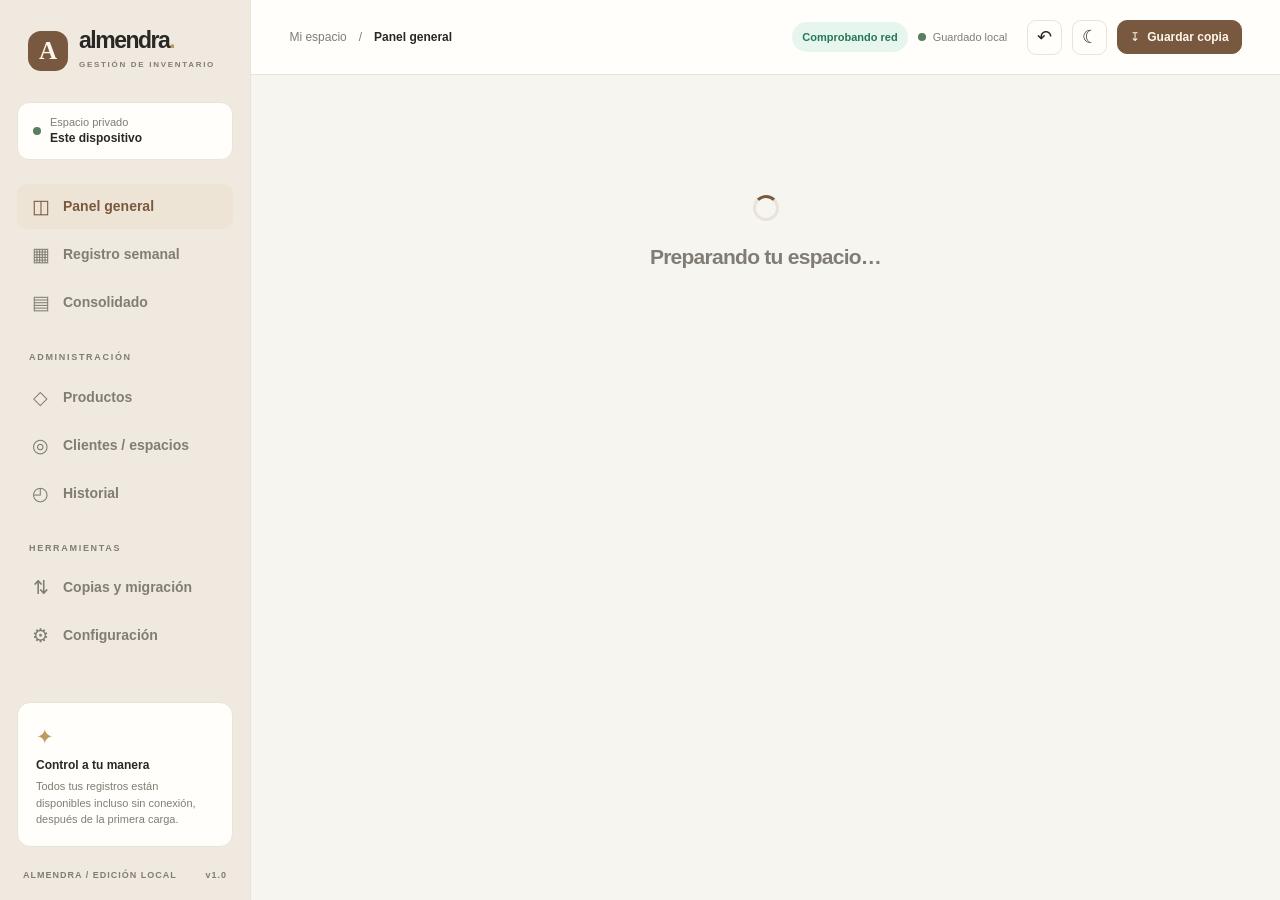
<file: descargas/Almendra_PC.html>
<!doctype html>
<html lang="es" data-edicion="pc">
<head>
  <meta charset="utf-8">
  <meta name="viewport" content="width=device-width,initial-scale=1,viewport-fit=cover">
  <meta name="theme-color" content="#e8dbc6">
  <meta name="description" content="Inventario y control semanal local: cinco semanas, 100 clientes, consolidado, gráficos y copias de seguridad.">
  <title>Almendra · Control de inventario</title>



  <meta name="apple-mobile-web-app-capable" content="yes">
  <meta name="apple-mobile-web-app-status-bar-style" content="default">
  <style>
/* Almendra Inventory · Diseño responsive / skins y modos de luz */
:root{font-family:Inter,"Segoe UI",Arial,sans-serif;font-synthesis:none;-webkit-font-smoothing:antialiased;text-rendering:optimizeLegibility}
*{box-sizing:border-box}html{height:100%;scroll-behavior:smooth}body{margin:0;min-height:100%;background:var(--bg);color:var(--text);font-size:14px;line-height:1.5;transition:background-color .2s,color .2s}
body[data-palette="almond"]{--accent:#78583e;--accent-hover:#60412b;--accent-soft:#eee4d5;--accent-text:#fff7eb;--bg:#f7f5f0;--surface:#fffefa;--surface2:#f2ede5;--sidebar:#f0e9df;--text:#292824;--muted:#817d74;--line:#eae3d9;--good:#597e62;--good-soft:#e8f2e8;--warn:#b97747;--warn-soft:#fff0e1;--danger:#bc5e55;--danger-soft:#f9e8e6;--gold:#bd995d;--shadow:0 8px 26px rgba(92,66,44,.045)}
body[data-palette="redgold"]{--accent:#9b292b;--accent-hover:#782125;--accent-soft:#f8e5db;--accent-text:#fff5df;--bg:#fdf8f2;--surface:#fffdf9;--surface2:#f8ece2;--sidebar:#f7e9db;--text:#342125;--muted:#89726b;--line:#f0e0d2;--good:#668566;--good-soft:#e8f1e4;--warn:#c18932;--warn-soft:#fff2dc;--danger:#b54845;--danger-soft:#fae2df;--gold:#c89b3c;--shadow:0 8px 26px rgba(113,35,31,.055)}
body[data-palette="silver"]{--accent:#576878;--accent-hover:#3f5061;--accent-soft:#dfe7ee;--accent-text:#fff;--bg:#f3f5f7;--surface:#fff;--surface2:#e9edf1;--sidebar:#e8ecf1;--text:#252a30;--muted:#76818c;--line:#e0e5ea;--good:#527a77;--good-soft:#e1f0ee;--warn:#b68851;--warn-soft:#fff3e3;--danger:#b85d63;--danger-soft:#f9e7e8;--gold:#9daab5;--shadow:0 8px 26px rgba(36,52,68,.05)}
body[data-mode="dark"][data-palette="almond"]{--accent:#e2b98c;--accent-hover:#f3cca0;--accent-soft:#3d322a;--accent-text:#24170d;--bg:#181817;--surface:#252421;--surface2:#302d29;--sidebar:#201e1b;--text:#f3ede5;--muted:#b9b0a6;--line:#39352e;--good:#91be94;--good-soft:#263a29;--warn:#deb083;--warn-soft:#423024;--danger:#ec9991;--danger-soft:#442a2a;--gold:#e5bb79;--shadow:0 8px 25px rgba(0,0,0,.15)}
body[data-mode="dark"][data-palette="redgold"]{--accent:#efba6a;--accent-hover:#ffe09a;--accent-soft:#4c2b29;--accent-text:#391d1e;--bg:#1c1517;--surface:#2b2021;--surface2:#382629;--sidebar:#24191c;--text:#fff0e4;--muted:#c4a9a4;--line:#463032;--good:#91bd91;--good-soft:#293729;--warn:#edc072;--warn-soft:#463323;--danger:#ee8c8c;--danger-soft:#4a2a2e;--gold:#e7b85d;--shadow:0 8px 25px rgba(0,0,0,.15)}
body[data-mode="dark"][data-palette="silver"]{--accent:#b8c9db;--accent-hover:#d6e4f0;--accent-soft:#303d4a;--accent-text:#1a252f;--bg:#151a1f;--surface:#222930;--surface2:#2b333d;--sidebar:#1c232a;--text:#edf3f9;--muted:#abb9c8;--line:#35404b;--good:#9bcbc3;--good-soft:#24433d;--warn:#d9b78d;--warn-soft:#46362a;--danger:#eaa0a6;--danger-soft:#472d36;--gold:#b8c9db;--shadow:0 8px 25px rgba(0,0,0,.15)}
button,input,select,textarea{font:inherit}button{cursor:pointer}button:disabled{opacity:.45;cursor:not-allowed}a{color:var(--accent)}h1,h2,h3,p{margin-top:0}h1{font-size:clamp(25px,3.4vw,36px);letter-spacing:-.055em;line-height:1.15}h2{font-size:21px;letter-spacing:-.035em}h3{font-size:16px;letter-spacing:-.03em}small{font-size:12px}.muted{color:var(--muted)}.mono{font-variant-numeric:tabular-nums;white-space:nowrap}.strong{font-weight:700}.truncate{overflow:hidden;text-overflow:ellipsis;white-space:nowrap}.text-good{color:var(--good)!important}.text-danger{color:var(--danger)!important}.text-warn{color:var(--warn)!important}.center{text-align:center}.right{text-align:right}.hide{display:none!important}
.app{display:flex;min-height:100dvh}.sidebar{position:fixed;inset:0 auto 0 0;width:251px;background:var(--sidebar);border-right:1px solid var(--line);padding:29px 17px 18px;display:flex;flex-direction:column;z-index:15;overflow:auto}.brand{display:flex;align-items:center;gap:11px;padding:0 11px 29px}.brand-mark{height:40px;width:40px;display:grid;place-items:center;background:var(--accent);color:var(--accent-text);border-radius:13px;font-weight:800;font-size:25px;font-family:Georgia,serif}.brand strong{display:block;font-size:23px;line-height:1;letter-spacing:-1.5px}.brand-dot{color:var(--gold)}.brand small{font-size:8px;letter-spacing:1.7px;color:var(--muted);font-weight:700}.workspace-pill{padding:12px 15px;background:var(--surface);border:1px solid var(--line);border-radius:12px;margin-bottom:24px;display:flex;align-items:center;gap:9px;font-size:11px;line-height:1.4;color:var(--muted)}.workspace-pill b{color:var(--text);font-size:12px}.status-pulse,.save-dot{display:inline-block;width:8px;height:8px;border-radius:50%;background:var(--good);flex-shrink:0}.nav-item{width:100%;border:0;background:transparent;color:var(--muted);border-radius:10px;display:flex;align-items:center;text-align:left;gap:12px;padding:12px 13px;margin-bottom:3px;font-weight:550;transition:.15s}.nav-item:hover{background:var(--surface2);color:var(--text)}.nav-item.active{background:var(--accent-soft);color:var(--accent);font-weight:750}.nav-icon{display:inline-grid;place-items:center;width:21px;font-size:19px;line-height:1}.nav-caption{font-size:9px;font-weight:850;letter-spacing:1.7px;color:var(--muted);padding:23px 12px 10px}.side-bottom{margin-top:auto;padding-top:28px}.side-tip{border-radius:13px;padding:18px;background:var(--surface);border:1px solid var(--line)}.side-tip span{color:var(--gold);display:block;font-size:21px}.side-tip b{display:block;margin:4px 0;font-size:12px}.side-tip p{font-size:11px;color:var(--muted);margin:0}.side-foot{display:flex;justify-content:space-between;font-size:9px;letter-spacing:1px;color:var(--muted);padding:22px 6px 0;font-weight:700}.main-shell{width:calc(100% - 251px);margin-left:251px;min-width:0}.topbar{height:75px;padding:0 clamp(18px,3vw,47px);background:var(--surface);border-bottom:1px solid var(--line);display:flex;align-items:center;justify-content:space-between;gap:15px;position:sticky;top:0;z-index:11}.breadcrumbs{display:flex;align-items:center;gap:12px;white-space:nowrap;font-size:12px}.breadcrumb-muted,.breadcrumb-slash{color:var(--muted)}.top-actions{display:flex;gap:10px;align-items:center}.save-indicator{font-size:11px;color:var(--muted);display:flex;gap:7px;align-items:center;margin-right:10px;white-space:nowrap}.save-indicator.pending .save-dot{background:var(--gold)}.save-indicator.error .save-dot{background:var(--danger)}.icon-btn{height:35px;min-width:35px;display:grid;place-items:center;border:1px solid var(--line);border-radius:9px;color:var(--text);background:var(--surface);font-size:18px}.icon-btn:hover{background:var(--surface2)}.main-content{padding:clamp(22px,3.6vw,45px);max-width:1660px;margin:auto}.bottom-nav{display:none}
.page-heading{display:flex;justify-content:space-between;align-items:flex-start;gap:18px;margin-bottom:26px}.page-heading h1{margin:4px 0 8px}.page-heading p{color:var(--muted);margin:0;max-width:700px}.eyebrow{text-transform:uppercase;letter-spacing:2px;font-weight:850;font-size:10px;color:var(--accent)}.page-tools{display:flex;gap:9px;flex-wrap:wrap;align-items:center}.btn{appearance:none;border:1px solid var(--line);border-radius:10px;padding:11px 16px;background:var(--surface);color:var(--text);font-weight:700;display:inline-flex;align-items:center;justify-content:center;gap:7px;line-height:1.2;min-height:40px;text-decoration:none;white-space:nowrap}.btn:hover{background:var(--surface2)}.btn-primary{background:var(--accent);border-color:var(--accent);color:var(--accent-text)}.btn-primary:hover{background:var(--accent-hover);border-color:var(--accent-hover)}.btn-danger{color:var(--danger);border-color:var(--danger)}.btn-ghost{background:transparent}.btn-small{font-size:12px;padding:8px 12px;min-height:34px}.btn:focus-visible,.nav-item:focus-visible,input:focus-visible,select:focus-visible,textarea:focus-visible,button:focus-visible{outline:2px solid var(--gold);outline-offset:2px}
.card{background:var(--surface);border:1px solid var(--line);border-radius:16px;box-shadow:var(--shadow)}.card-pad{padding:23px}.card-title{display:flex;align-items:flex-start;justify-content:space-between;gap:12px;margin-bottom:15px}.card-title h3{margin:0}.card-title p{color:var(--muted);font-size:12px;margin:4px 0 0}.badge{display:inline-flex;align-items:center;gap:5px;background:var(--surface2);padding:4px 9px;border-radius:8px;font-weight:800;font-size:10px;white-space:nowrap}.badge.good{background:var(--good-soft);color:var(--good)}.badge.warn{background:var(--warn-soft);color:var(--warn)}.badge.danger{background:var(--danger-soft);color:var(--danger)}.banner{background:var(--accent-soft);border:1px solid var(--line);border-radius:15px;display:flex;align-items:center;justify-content:space-between;gap:15px;padding:17px 20px;margin-bottom:24px}.banner h3{margin:0 0 3px}.banner p{margin:0;font-size:12px;color:var(--muted)}.banner.alert{background:var(--danger-soft)}.banner.good{background:var(--good-soft)}
.stats-grid{display:grid;grid-template-columns:repeat(4,minmax(0,1fr));gap:16px;margin-bottom:20px}.stat-card{padding:22px 22px 19px;position:relative;min-height:142px}.stat-card::before{content:'';position:absolute;width:36px;height:36px;right:21px;top:21px;border-radius:10px;background:var(--accent-soft)}.stat-icon{position:absolute;right:28px;top:25px;color:var(--accent);font-size:17px}.stat-label{font-size:11px;font-weight:700;color:var(--muted);margin-bottom:18px;max-width:75%}.stat-value{font-size:clamp(22px,2.8vw,29px);letter-spacing:-1px;font-weight:800;line-height:1.2;overflow-wrap:anywhere}.stat-foot{font-size:11px;color:var(--muted);margin-top:9px}.dashboard-grid{display:grid;grid-template-columns:minmax(0,1.5fr) minmax(0,1fr);gap:19px;margin-bottom:19px}.chart{display:block;width:100%;height:260px}.chart.tall{height:270px}.inner-card{padding:21px}.dashboard-bottom{display:grid;grid-template-columns:1.5fr 1fr;gap:19px}.activity-item{display:flex;gap:12px;padding:13px 0;border-top:1px solid var(--line)}.activity-item:first-of-type{border-top:0}.activity-icon{background:var(--accent-soft);color:var(--accent);display:grid;place-items:center;flex-shrink:0;width:33px;height:33px;border-radius:10px}.activity-body{flex:1;min-width:0}.activity-body b{font-size:12px}.activity-body p{font-size:11px;color:var(--muted);margin:2px 0 0}.activity-time{font-size:10px;color:var(--muted);white-space:nowrap}
.form-control{background:var(--surface);border:1px solid var(--line);color:var(--text);border-radius:9px;height:40px;padding:0 11px;min-width:0;max-width:100%;outline:none}.form-control:focus{border-color:var(--accent);box-shadow:0 0 0 2px var(--accent-soft)}.form-control:disabled{opacity:.6;background:var(--surface2)}select.form-control{min-width:105px}.search{position:relative;display:inline-flex;align-items:center;min-width:180px}.search::before{content:'⌕';color:var(--muted);position:absolute;left:12px;font-size:19px;pointer-events:none}.search input{padding-left:36px;width:100%}.tool-strip{display:flex;align-items:end;gap:12px;justify-content:space-between;flex-wrap:wrap;margin-bottom:15px}.tool-strip .left,.tool-strip .right{display:flex;gap:9px;align-items:end;flex-wrap:wrap}.field{display:flex;flex-direction:column;gap:6px;min-width:0}.field>label{font-size:11px;color:var(--muted);font-weight:750}.field-help{font-size:11px;color:var(--muted)}.field-wide{flex:1}.field input,.field select{width:100%}.inline-input{display:inline-flex;gap:9px;align-items:center}.section-label{font-size:10px;font-weight:800;letter-spacing:1.7px;text-transform:uppercase;color:var(--muted);margin:23px 0 13px}.section-label:first-child{margin-top:0}.period-head{display:flex;align-items:end;justify-content:space-between;gap:14px;margin-bottom:20px;flex-wrap:wrap}.week-tabs{display:flex;gap:8px;overflow:auto;padding:2px 1px 12px;margin-bottom:14px;scrollbar-width:thin}.week-tab{background:var(--surface);border:1px solid var(--line);color:var(--muted);border-radius:10px;padding:10px 14px;font-size:12px;font-weight:750;white-space:nowrap;flex-shrink:0}.week-tab.active{background:var(--accent);color:var(--accent-text);border-color:var(--accent)}.period-meta{display:flex;align-items:center;flex-wrap:wrap;gap:9px;margin:0 0 17px}.period-meta .field{min-width:155px}.period-meta .field label{font-size:10px}.period-meta input,.period-meta select{height:36px}.summary-inline{display:flex;align-items:center;gap:18px;flex-wrap:wrap;color:var(--muted);font-size:11px}.summary-inline strong{color:var(--text);font-size:14px}
.table-scroll{width:100%;overflow:auto;max-width:100%;border-radius:13px;scrollbar-color:var(--line) transparent}.data-table{border-collapse:separate;border-spacing:0;width:100%;font-size:12px;white-space:nowrap}.data-table th,.data-table td{padding:11px 12px;border-bottom:1px solid var(--line);text-align:left;vertical-align:middle}.data-table th{background:var(--surface2);color:var(--muted);font-weight:800;font-size:10px;letter-spacing:.3px;position:sticky;top:0;z-index:2}.data-table tr:last-child td{border-bottom:0}.data-table tbody tr:hover td{background:var(--surface2)}.data-table .sticky-first{position:sticky;left:0;z-index:3;box-shadow:1px 0 0 var(--line);background:var(--surface)}.data-table thead .sticky-first{z-index:5;background:var(--surface2)}.data-table tbody tr:hover .sticky-first{background:var(--surface2)}.data-table .num{text-align:right;font-variant-numeric:tabular-nums}.data-table .t-em{font-weight:800}.data-table .week-cell{padding:6px 5px;text-align:center}.cell-input{width:82px;max-width:82px;border:1px solid transparent;background:var(--surface2);border-radius:7px;color:var(--text);height:34px;padding:3px 7px;text-align:right;font-size:12px;font-variant-numeric:tabular-nums}.cell-input:focus{border-color:var(--accent);background:var(--surface);outline:0}.cell-input:disabled{background:transparent;opacity:.5}.cell-input.changed{background:var(--accent-soft)}.cell-input.wide{width:98px;max-width:98px}.product-link{border:0;padding:0;background:none;color:var(--text);font-weight:750;max-width:210px;overflow:hidden;text-overflow:ellipsis;text-align:left;vertical-align:middle;white-space:nowrap}.product-link:hover{text-decoration:underline;color:var(--accent)}.table-footer{padding:13px 18px;background:var(--surface2);border-top:1px solid var(--line);display:flex;justify-content:space-between;align-items:center;gap:14px;flex-wrap:wrap;border-radius:0 0 15px 15px;font-size:11px;color:var(--muted)}.table-footer b{color:var(--text)}.pager{display:flex;gap:8px;align-items:center}.pager button{border:1px solid var(--line);background:var(--surface);padding:7px 11px;border-radius:8px;color:var(--text)}.table-hint{display:block;font-size:11px;color:var(--muted);padding:13px 0 2px}.week-table-wrap{border:1px solid var(--line);border-radius:14px;background:var(--surface)}.week-table-wrap .data-table th{top:0}.week-table-wrap .data-table th.sticky-first{min-width:195px}.week-table-wrap .data-table th.slot-col{min-width:84px;max-width:115px;text-align:center}.week-table-wrap .data-table th.last-head{min-width:112px}.week-table-wrap .data-table td.sticky-first{min-width:195px}.week-mobile{display:none}.week-product{padding:16px;margin-bottom:11px}.week-product-head{display:flex;align-items:center;justify-content:space-between;gap:9px;margin-bottom:12px}.week-product-head h3{margin:0;font-size:15px}.week-product-grid{display:grid;grid-template-columns:repeat(2,minmax(0,1fr));gap:10px}.week-product-grid .field{gap:4px}.week-product-grid .form-control{height:38px}.week-product-foot{margin-top:13px;border-top:1px solid var(--line);padding-top:11px;display:flex;justify-content:space-between;gap:12px;align-items:center;font-size:11px;color:var(--muted)}.week-product-foot strong{color:var(--text);font-size:14px}
.final-table .sticky-first{min-width:180px;max-width:230px}.final-table .data-table th{min-width:92px}.final-table .data-table th.sticky-first{min-width:180px}.final-table .data-table td{padding:7px 10px}.final-summary{margin:12px 0;display:flex;gap:9px;flex-wrap:wrap}.mini-kpi{background:var(--surface2);padding:11px 15px;border-radius:9px;color:var(--muted);font-size:11px}.mini-kpi strong{display:block;color:var(--text);font-size:17px}.help-note{border-left:3px solid var(--gold);padding:10px 15px;background:var(--surface2);border-radius:0 8px 8px 0;color:var(--muted);font-size:12px;margin:14px 0}
.list-cards{display:grid;gap:11px}.catalog-row{display:grid;grid-template-columns:minmax(0,1.5fr) 1fr 1fr 1fr auto;align-items:center;gap:15px;padding:16px 18px}.catalog-name{font-weight:800;font-size:13px}.catalog-meta{font-size:11px;color:var(--muted);margin-top:3px}.catalog-value{font-size:12px;color:var(--muted)}.catalog-value b{color:var(--text);display:block;font-size:14px}.catalog-actions{display:flex;gap:6px}.empty-state{text-align:center;padding:55px 20px;max-width:510px;margin:auto}.empty-icon{display:grid;place-items:center;margin:0 auto 17px;width:66px;height:66px;background:var(--accent-soft);color:var(--accent);border-radius:20px;font-size:31px}.empty-state h2{margin-bottom:9px}.empty-state p{color:var(--muted);font-size:13px;margin-bottom:23px}.client-grid{display:grid;grid-template-columns:repeat(auto-fill,minmax(195px,1fr));gap:11px}.client-cell{padding:14px;display:flex;flex-direction:column;gap:6px}.client-cell label{font-size:10px;font-weight:800;color:var(--muted)}.client-cell input{width:100%}.backups-grid{display:grid;grid-template-columns:1fr 1fr;gap:17px;margin-bottom:21px}.backup-action{padding:23px;min-height:190px}.backup-icon{display:grid;place-items:center;width:46px;height:46px;background:var(--accent-soft);color:var(--accent);border-radius:12px;font-size:23px;margin-bottom:13px}.backup-action p{color:var(--muted);font-size:12px;max-width:450px}.backup-item{display:flex;align-items:center;gap:13px;border-top:1px solid var(--line);padding:13px 0}.backup-item:first-of-type{border-top:0}.backup-item-main{flex:1;min-width:0}.backup-item-main b{display:block;font-size:12px}.backup-item-main small{color:var(--muted)}.backup-item-actions{display:flex;gap:7px;flex-shrink:0}.info-list{display:grid;gap:12px}.info-row{display:flex;justify-content:space-between;gap:12px;border-bottom:1px solid var(--line);padding-bottom:12px;color:var(--muted);font-size:12px}.info-row b{color:var(--text);text-align:right}.audit-list{display:grid;gap:10px}.audit-row{display:flex;align-items:flex-start;justify-content:space-between;gap:11px;padding:16px 18px}.audit-row b{display:block;font-size:12px}.audit-row p{font-size:12px;margin:3px 0 0;color:var(--muted);overflow-wrap:anywhere}.audit-row time{font-size:11px;color:var(--muted);white-space:nowrap}.theme-grid{display:grid;grid-template-columns:repeat(3,1fr);gap:12px}.theme-card{background:var(--surface);border:2px solid var(--line);border-radius:13px;padding:9px;text-align:left;color:var(--text)}.theme-card.selected{border-color:var(--accent)}.theme-preview{height:73px;border-radius:7px;position:relative;overflow:hidden;display:flex}.theme-preview span:first-child{width:28%;height:100%}.theme-preview span:nth-child(2){width:72%;height:100%;display:flex;gap:4px;padding:13px}.theme-preview span:nth-child(2)::before,.theme-preview span:nth-child(2)::after{content:'';display:block;align-self:stretch;width:37%;border-radius:4px}.theme-card b{display:block;font-size:12px;margin:9px 4px 2px}.theme-card small{color:var(--muted);display:block;margin:0 4px 2px}.mode-switch{display:flex;gap:9px}.mode-switch button{flex:1}.mode-switch button.active{background:var(--accent-soft);color:var(--accent);border-color:var(--accent)}.settings-grid{display:grid;grid-template-columns:1fr 1fr;gap:18px}.settings-grid .card-pad{min-width:0}.danger-zone{border-color:var(--danger)}
.modal-cover{position:fixed;inset:0;background:rgba(11,9,7,.52);z-index:40;display:grid;place-items:center;padding:20px}.modal{background:var(--surface);color:var(--text);border-radius:18px;border:1px solid var(--line);width:min(100%,590px);max-height:92dvh;overflow:auto;box-shadow:0 30px 100px rgba(0,0,0,.22)}.modal-head{padding:22px 24px 18px;border-bottom:1px solid var(--line);display:flex;justify-content:space-between;gap:15px;align-items:center}.modal-head h2{margin:0}.modal-body{padding:22px 24px}.modal-body p{font-size:12px;color:var(--muted)}.modal-foot{padding:15px 24px 21px;display:flex;justify-content:flex-end;gap:8px;flex-wrap:wrap}.modal-grid{display:grid;grid-template-columns:repeat(2,minmax(0,1fr));gap:14px}.modal-grid .field.full{grid-column:1/-1}.form-control.textarea{height:auto;min-height:75px;resize:vertical;padding:10px 11px}.switch-line{display:flex;align-items:center;gap:10px;cursor:pointer;font-size:12px}.switch-line input{accent-color:var(--accent);width:17px;height:17px}.toast-area{position:fixed;bottom:25px;right:25px;z-index:60}.toast{background:var(--text);color:var(--bg);max-width:365px;padding:13px 18px;margin-top:8px;border-radius:11px;box-shadow:0 13px 34px rgba(0,0,0,.15);font-size:12px}.loading-view{text-align:center;padding:75px 0;color:var(--muted)}.spinner{width:26px;height:26px;border:3px solid var(--line);border-top-color:var(--accent);border-radius:50%;animation:spin .8s linear infinite;margin:0 auto 20px}@keyframes spin{to{transform:rotate(360deg)}}
@media(max-width:1250px){.stats-grid{grid-template-columns:repeat(2,minmax(0,1fr))}.sidebar{width:225px}.main-shell{margin-left:225px;width:calc(100% - 225px)}.card-pad{padding:19px}.dashboard-grid,.dashboard-bottom{grid-template-columns:1fr}.chart{height:240px}}
@media(max-width:900px){.sidebar{width:70px;padding:18px 9px}.sidebar .brand{padding:2px 4px 26px}.sidebar .brand strong,.sidebar .brand small,.sidebar .workspace-pill,.sidebar .nav-caption,.sidebar .side-bottom,.sidebar .nav-item span:not(.nav-icon){display:none}.sidebar .nav-item{justify-content:center;padding:12px}.sidebar .nav-icon{font-size:23px}.main-shell{margin-left:70px;width:calc(100% - 70px)}.main-content{padding:23px}.topbar{padding:0 23px}.backups-grid{grid-template-columns:1fr}}
@media(max-width:700px){body{font-size:13px}.sidebar{display:none}.main-shell{width:100%;margin-left:0}.topbar{height:60px;padding:0 16px}.breadcrumb-muted,.breadcrumb-slash{display:none}.breadcrumbs{font-size:14px}.top-actions{gap:7px}.top-actions .save-indicator{display:none}.top-actions .btn-small span{display:none}.top-actions .btn-small{width:36px;padding:8px}.icon-btn{width:35px;height:35px;min-width:35px}.main-content{padding:22px 14px 101px}.bottom-nav{position:fixed;display:grid;grid-template-columns:repeat(6,1fr);left:0;right:0;bottom:0;background:var(--surface);border-top:1px solid var(--line);padding:8px 3px calc(5px + env(safe-area-inset-bottom));z-index:15;box-shadow:0 -3px 18px rgba(0,0,0,.04)}.bottom-nav button{border:0;background:none;color:var(--muted);font-size:12px;font-weight:700;display:flex;align-items:center;flex-direction:column;gap:2px;padding:6px 1px;border-radius:8px;min-width:0}.bottom-nav button span{font-size:23px;line-height:1}.bottom-nav button small{font-size:9px;white-space:nowrap}.bottom-nav button.active{color:var(--accent);background:var(--accent-soft)}.page-heading{margin-bottom:19px;display:block}.page-heading h1{margin:4px 0 8px}.page-heading p{font-size:12px}.page-tools{margin-top:15px}.page-tools .btn{flex:1}.stats-grid{grid-template-columns:repeat(2,minmax(0,1fr));gap:10px;margin-bottom:12px}.stat-card{padding:15px;min-height:132px}.stat-card::before{width:25px;height:25px;right:12px;top:11px}.stat-icon{top:12px;right:17px;font-size:13px}.stat-label{font-size:10px;max-width:85%;margin-bottom:19px}.stat-value{font-size:21px}.stat-foot{font-size:10px}.dashboard-grid,.dashboard-bottom{gap:12px;margin-bottom:12px}.card-pad{padding:16px}.chart{height:220px}.banner{padding:14px;align-items:flex-start;flex-direction:column}.banner .btn{width:100%}.tool-strip{align-items:stretch}.tool-strip .left,.tool-strip .right{width:100%}.tool-strip .search{flex:1;min-width:145px}.tool-strip select{flex:1;min-width:125px}.period-meta{display:grid;grid-template-columns:repeat(2,minmax(0,1fr));gap:10px}.period-meta .field{min-width:0}.period-meta .period-lock{grid-column:1/-1}.week-desktop{display:none}.week-mobile{display:block}.week-product-grid{gap:8px}.week-product{padding:14px}.week-tabs{margin:0 -2px 12px}.catalog-row{grid-template-columns:minmax(0,1fr) auto;gap:8px}.catalog-row .catalog-value{display:none}.catalog-actions{grid-row:1/3;grid-column:2;align-items:center}.settings-grid{grid-template-columns:1fr}.theme-grid{gap:7px}.theme-card{padding:6px}.theme-preview{height:55px}.theme-card b{font-size:11px}.theme-card small{font-size:9px}.modal-cover{padding:10px;align-items:center}.modal{max-height:90dvh}.modal-head,.modal-body,.modal-foot{padding-left:17px;padding-right:17px}.modal-grid{gap:10px}.backups-grid{gap:12px}.backup-action{min-height:unset}.table-scroll .data-table{min-width:850px}.final-table .data-table{min-width:1450px}.audit-row{display:block}.audit-row time{display:block;margin-top:10px}.toast-area{right:12px;bottom:85px;left:12px}.toast{max-width:none}}
@media(max-width:380px){.main-content{padding-left:11px;padding-right:11px}.stat-card{padding:12px}.stat-value{font-size:18px}.card-pad{padding:13px}.bottom-nav button small{font-size:8px}.modal-grid{grid-template-columns:1fr}.modal-grid .field.full{grid-column:1}}
@media(prefers-reduced-motion:reduce){*,*::before,*::after{scroll-behavior:auto!important;transition:none!important;animation:none!important}}
/* Vista legible del consolidado en móviles, con todos los parámetros editables. */
.final-mobile{display:none}.mini-summary-grid{display:grid;grid-template-columns:repeat(2,minmax(0,1fr));gap:9px;margin:12px 0 15px}.mini-summary-grid>div{border-radius:9px;background:var(--surface2);padding:11px;min-width:0}.mini-summary-grid small{color:var(--muted);display:block;font-size:10px}.mini-summary-grid b{display:block;font-size:15px;font-weight:800;margin-top:3px;overflow-wrap:anywhere}
@media(max-width:700px){.final-desktop{display:none}.final-mobile{display:grid;gap:12px}.final-mobile .week-product-head{margin-bottom:0}.final-mobile .field{margin:0}.final-mobile .form-control{height:38px}.final-mobile .product-link{max-width:185px}.final-summary{display:grid;grid-template-columns:repeat(2,minmax(0,1fr))}.mini-kpi{padding:10px}.mini-kpi strong{font-size:16px}}

/* Bodega compacta e interactiva */
.warehouse-card{padding:17px;margin:0 0 16px;overflow:hidden}.warehouse-heading{display:flex;justify-content:space-between;align-items:center;gap:12px;margin-bottom:12px}.warehouse-heading h2{font-size:18px;margin:3px 0 0}.warehouse-total{text-align:right;display:flex;flex-direction:column}.warehouse-total strong{font-size:23px;line-height:1.1}.warehouse-total span{font-size:10px;color:var(--muted)}.warehouse-viewport{height:310px;position:relative;border-radius:12px;overflow:hidden;background:#1c2c3b}.warehouse-viewport canvas{display:block;width:100%;height:100%;cursor:grab;touch-action:pan-y}.warehouse-viewport canvas:active{cursor:grabbing}.warehouse-overlay{position:absolute;left:10px;right:10px;top:10px;display:flex;justify-content:space-between;align-items:flex-start;gap:8px;pointer-events:none}.warehouse-live{background:#122535dc;color:#e3f4f4;border:1px solid #6b879577;border-radius:7px;font-size:9px;font-weight:750;padding:8px;letter-spacing:.06em}.warehouse-live i{display:inline-block;width:7px;height:7px;background:#68d7a4;border-radius:50%;margin-right:4px}.warehouse-controls{display:flex;gap:3px;pointer-events:auto}.warehouse-controls button{border:1px solid #a1b2c344;background:#152a3de8;color:#fff;border-radius:7px;min-width:29px;height:30px;cursor:pointer;font-size:16px}.warehouse-controls button:hover{background:#315c77}.warehouse-hint{position:absolute;bottom:8px;left:9px;font-size:10px;color:#e5eef3;background:#152a3dcc;padding:6px 9px;border-radius:6px;pointer-events:none}.warehouse-mini-racks{display:grid;grid-template-columns:repeat(3,minmax(0,1fr));gap:8px;margin-top:10px}.warehouse-mini-rack{display:flex;gap:6px;align-items:center;text-align:left;background:var(--surface2);border:1px solid var(--border);border-radius:9px;padding:9px;cursor:pointer;color:inherit;font-size:11px;min-width:0}.warehouse-mini-rack strong{margin-left:auto;font-size:15px}.warehouse-mini-rack.active{outline:2px solid var(--accent)}.warehouse-mini-dot{width:8px;height:8px;flex-shrink:0;border-radius:2px;background:#e7a046}.warehouse-detail{margin-top:9px;color:var(--muted);font-size:11px;line-height:1.5;display:flex;gap:8px;flex-wrap:wrap}.warehouse-detail strong{color:var(--text)}@media(min-width:1100px){.warehouse-card{max-width:760px}.warehouse-viewport{height:330px}}@media(max-width:600px){.warehouse-card{padding:12px}.warehouse-viewport{height:255px}.warehouse-hint{font-size:9px}.warehouse-live{font-size:8px;padding:6px}.warehouse-controls button{min-width:25px;height:27px}.warehouse-mini-rack{padding:7px;font-size:10px}.warehouse-mini-rack strong{font-size:13px}}

/* Panel de analíticas v1.1: conserva las secciones y distribuye mejor los espacios. */
.dashboard-visual-row{display:grid;grid-template-columns:minmax(0,1.25fr) minmax(0,1fr);gap:16px;margin:0 0 19px;align-items:stretch}
.dashboard-visual-row>*{min-width:0;margin:0!important}
.dashboard-visual-row .warehouse-card{max-width:none!important;display:flex;flex-direction:column}
.dashboard-visual-row .warehouse-viewport{height:clamp(235px,23vw,315px)}
.dashboard-visual-row .forecast-card{padding:20px;display:flex;flex-direction:column;gap:15px}
.forecast-grid{display:grid;grid-template-columns:repeat(2,minmax(0,1fr));gap:11px;flex:1}
.forecast-item{background:var(--surface2);border:1px solid var(--line);border-radius:12px;padding:15px 12px;display:flex;flex-direction:column;justify-content:center;min-width:0}
.forecast-item span{font-size:12px;color:var(--muted);font-weight:700}
.forecast-item strong{font-size:clamp(19px,2.1vw,27px);letter-spacing:-.6px;overflow-wrap:anywhere;margin:6px 0}
.forecast-item small{font-size:10px;color:var(--muted)}
.forecast-note{font-size:11px;line-height:1.6;color:var(--muted);margin:0}
.stats-grid{grid-template-columns:repeat(3,minmax(0,1fr))}
.dashboard-visual-row .warehouse-mini-racks{gap:6px}
@media(max-width:1150px){.dashboard-visual-row{grid-template-columns:1fr}.dashboard-visual-row .warehouse-viewport{height:290px}.dashboard-visual-row .forecast-card{gap:12px}.stats-grid{grid-template-columns:repeat(2,minmax(0,1fr))}}
@media(max-width:700px){.dashboard-visual-row{gap:12px;margin-bottom:12px}.dashboard-visual-row .warehouse-viewport{height:clamp(215px,62vw,280px)}.dashboard-visual-row .warehouse-heading h2{font-size:16px}.dashboard-visual-row .warehouse-total strong{font-size:20px}.dashboard-visual-row .warehouse-mini-rack{padding:8px 5px;gap:4px;flex-wrap:wrap;justify-content:center}.dashboard-visual-row .warehouse-mini-rack strong{width:100%;text-align:center}.dashboard-visual-row .warehouse-hint{max-width:65%;line-height:1.3}.dashboard-visual-row .forecast-card{padding:15px}.forecast-item{padding:12px 10px;min-height:94px}.forecast-item strong{font-size:22px}.stats-grid{gap:9px}.stat-card{min-height:116px;padding:13px}.stat-label{margin-bottom:12px}.stat-value{font-size:clamp(17px,5vw,23px)}.stat-foot{line-height:1.4}}
@media(max-width:380px){.dashboard-visual-row .warehouse-live{font-size:0}.dashboard-visual-row .warehouse-live i{margin-right:0}.dashboard-visual-row .warehouse-controls{gap:2px}.dashboard-visual-row .warehouse-controls button{min-width:27px}.forecast-grid{gap:7px}.forecast-item strong{font-size:19px}}
@media(prefers-reduced-motion:reduce){.warehouse-viewport canvas{scroll-behavior:auto}}

/* v2 · Instalación, accesibilidad y rendimiento responsive */
.network-state{font-size:11px;font-weight:750;white-space:nowrap;color:#267753;background:#e6f6ee;padding:7px 10px;border-radius:999px}.network-state.offline{color:#9a531d;background:#fff0dc}.install-trigger{white-space:nowrap}.install-dialog[hidden]{display:none!important}.install-dialog{position:fixed;inset:0;z-index:110;background:#101820a6;display:grid;place-items:center;padding:15px}.install-sheet{width:min(640px,100%);max-height:90dvh;overflow:auto;background:var(--surface);color:var(--text);border:1px solid var(--line);border-radius:19px;padding:clamp(17px,3vw,28px);box-shadow:0 20px 80px #0005;position:relative}.install-sheet h2{font-size:clamp(20px,3vw,26px);margin:9px 30px 10px 0}.install-sheet>p{color:var(--muted);line-height:1.6}.install-close{position:absolute;top:13px;right:13px;border:1px solid var(--line);background:var(--surface2);color:var(--text);font-size:23px;border-radius:9px;width:36px;height:36px;cursor:pointer}.install-options{display:grid;gap:9px;margin:16px 0}.install-options>div{background:var(--surface2);border:1px solid var(--line);border-radius:12px;padding:12px 15px}.install-options p{font-size:12px;color:var(--muted);margin:4px 0 0}.install-actions{display:flex;gap:8px;flex-wrap:wrap}.install-note{font-size:11px}.install-sheet button:focus-visible,.warehouse-controls button:focus-visible,.warehouse-mini-rack:focus-visible{outline:3px solid var(--accent);outline-offset:2px}
@media(min-width:1100px){.dashboard-visual-row{grid-template-columns:minmax(0,1.1fr) minmax(0,1fr)}.dashboard-visual-row .warehouse-viewport{height:clamp(235px,22vw,310px)}}
@media(max-width:700px){.network-state{font-size:0;width:10px;height:10px;padding:0;border-radius:50%;background:#27966c}.network-state.offline{background:#d18428}.install-trigger{font-size:11px;padding:8px!important}.dashboard-visual-row .warehouse-viewport{height:clamp(205px,62vw,270px)}.install-actions{display:grid;grid-template-columns:1fr}.install-actions button{width:100%}}
@media(max-width:360px){.top-actions{gap:4px}.install-trigger{font-size:10px;padding:7px!important}.dashboard-visual-row .warehouse-hint{display:none}}

</style>
  <script>
/*
  Almacenamiento en cascada:
  1) IndexedDB (durable y apto para inventarios).
  2) localStorage (alternativa persistente de capacidad limitada).
  3) Memoria (solo vista previa; no persiste tras recargar).
  La selección se hace una vez. Nunca se presenta la memoria como almacenamiento permanente.
*/
(function(){
'use strict';
const NAME='almendra_inventory_v1';
const MAIN_KEY=NAME+'_main';
const BACKUPS_KEY=NAME+'_backups';
let selected=null, selection=null, dbPromise=null;
const memory={main:null,backups:{}};
const copy=value=>value===undefined?undefined:JSON.parse(JSON.stringify(value));

function idb(){
  if(dbPromise)return dbPromise;
  dbPromise=new Promise((resolve,reject)=>{
    if(!('indexedDB' in window)){
      reject(new Error('IndexedDB no disponible'));
      return;
    }
    let req;
    try{req=window.indexedDB.open(NAME,1);}catch(err){reject(err);return;}
    req.onupgradeneeded=()=>{
      const db=req.result;
      if(!db.objectStoreNames.contains('settings'))db.createObjectStore('settings');
      if(!db.objectStoreNames.contains('backups'))db.createObjectStore('backups',{keyPath:'id'});
    };
    req.onsuccess=()=>resolve(req.result);
    req.onerror=()=>reject(req.error||new Error('No se pudo abrir IndexedDB'));
    req.onblocked=()=>reject(new Error('Otra pestaña bloqueó IndexedDB'));
  });
  return dbPromise;
}
function testLocalStorage(){
  try{
    const store=window.localStorage;
    const probe=NAME+'_probe';
    store.setItem(probe,'ok');
    if(store.getItem(probe)!=='ok')return null;
    store.removeItem(probe);
    return store;
  }catch{return null;}
}
function choose(){
  if(selection)return selection;
  selection=(async()=>{
    try{
      await idb();
      selected={kind:'indexeddb',persistent:true};
    }catch(error){
      const ls=testLocalStorage();
      if(ls)selected={kind:'localStorage',persistent:true,store:ls,reason:String(error?.message||error)};
      else selected={kind:'memory',persistent:false,reason:String(error?.message||error)};
    }
    return selected;
  })();
  return selection;
}
function indexedRequest(store,mode,action){
  return idb().then(db=>new Promise((resolve,reject)=>{
    let tx;
    try{tx=db.transaction(store,mode);}catch(err){reject(err);return;}
    let result;
    const request=action(tx.objectStore(store));
    request.onsuccess=()=>{result=request.result;};
    request.onerror=()=>reject(request.error||new Error('Error de almacenamiento'));
    tx.oncomplete=()=>resolve(result);
    tx.onerror=()=>reject(tx.error||new Error('Error en la transacción'));
    tx.onabort=()=>reject(tx.error||new Error('Transacción cancelada'));
  }));
}
function localRead(store,key,defaultValue){
  const raw=store.getItem(key);
  return raw===null?copy(defaultValue):JSON.parse(raw);
}
function localWrite(store,key,value){
  try{store.setItem(key,JSON.stringify(value));}
  catch(e){
    if(e?.name==='QuotaExceededError')throw new Error('El almacenamiento alternativo está lleno. Descarga una copia JSON y utiliza la aplicación en HTTPS para usar IndexedDB.');
    throw e;
  }
}
async function run(action,...args){
  const backend=await choose();
  if(backend.kind==='indexeddb'){
    switch(action){
      case 'load':return indexedRequest('settings','readonly',s=>s.get('main'));
      case 'save':return indexedRequest('settings','readwrite',s=>s.put(copy(args[0]),'main'));
      case 'backup':return indexedRequest('backups','readwrite',s=>s.put(copy(args[0])));
      case 'backups':return (await indexedRequest('backups','readonly',s=>s.getAll())).sort((a,b)=>b.createdAt.localeCompare(a.createdAt));
      case 'getBackup':return indexedRequest('backups','readonly',s=>s.get(args[0]));
      case 'deleteBackup':return indexedRequest('backups','readwrite',s=>s.delete(args[0]));
    }
  }
  const store=backend.store;
  const main=backend.kind==='memory'?memory.main:localRead(store,MAIN_KEY,null);
  if(action==='load')return copy(main);
  if(action==='save'){
    if(backend.kind==='memory')memory.main=copy(args[0]);
    else localWrite(store,MAIN_KEY,args[0]);
    return;
  }
  const backups=backend.kind==='memory'?memory.backups:localRead(store,BACKUPS_KEY,{});
  if(action==='backups')return Object.values(backups).map(copy).sort((a,b)=>b.createdAt.localeCompare(a.createdAt));
  if(action==='getBackup')return copy(backups[args[0]]);
  if(action==='backup')backups[args[0].id]=copy(args[0]);
  if(action==='deleteBackup')delete backups[args[0]];
  if(backend.kind!=='memory')localWrite(store,BACKUPS_KEY,backups);
}
window.AlmendraDB={
  load:()=>run('load'),
  save:data=>run('save',data),
  backup:data=>run('backup',data),
  backups:()=>run('backups'),
  getBackup:key=>run('getBackup',key),
  deleteBackup:key=>run('deleteBackup',key),
  mode:()=>selected?.kind||'checking',
  persistent:()=>Boolean(selected?.persistent),
  reason:()=>selected?.reason||''
};
})();

</script>
  <script>
/* Motor de fórmulas: réplica de Final!H,J,N,P,Q,R,T,V del documento técnico. */
(function(){
'use strict';
const num=value=>{const n=Number(value);return Number.isFinite(n)?n:0;};
const round=value=>Math.round((value+Number.EPSILON)*1e9)/1e9;
const qty=(state,periodId,productId)=>Object.values(state.movements?.[periodId]?.[productId]||{}).reduce((sum,v)=>sum+num(v),0);
function result(state,product){
  const weekly=state.periods.map(period=>round(qty(state,period.id,product.id)));
  const H=round(weekly.reduce((a,b)=>a+b,0));
  const J=round(num(product.quantityN)+num(product.quantityV));
  const N=round(H-J),P=round(N*num(product.value)),Q=N,R=round(-Q);
  const avg=num(product.average),box=num(product.boxes);
  // Excel QUOTIENT: truncamiento hacia cero. Excel MOD: signo del divisor.
  const T=avg===0?null:round(R/avg);
  let V=null;
  if(box>0){const quotient=Math.trunc(R/box);const mod=round(R-box*Math.floor(R/box));V=`${quotient} / ${mod}`;}
  return {weekly,H,G:H,J,N,P,Q,R,T,V,hasInvalidBox:box<=0,hasInvalidAvg:avg===0};
}
function totals(state,products){
  const rows=products.map(p=>({product:p,...result(state,p)}));
  return {rows,quantity:round(rows.reduce((s,r)=>s+r.H,0)),balance:round(rows.reduce((s,r)=>s+r.N,0)),value:round(rows.reduce((s,r)=>s+r.P,0)),negative:rows.filter(r=>r.N<0).length};
}
window.AlmendraCalc={num,round,qty,result,totals};
})();

</script>
  <script>
/* Gráficas Canvas sin librerías ni conexión a Internet. */
(function(){
'use strict';
const compact=n=>new Intl.NumberFormat('es-CO',{maximumFractionDigits:1,notation:Math.abs(n)>9999?'compact':'standard'}).format(n);
function prepare(canvas){if(!canvas)return null;const rect=canvas.getBoundingClientRect();if(!rect.width||!rect.height)return null;const dpr=Math.min(devicePixelRatio||1,2);canvas.width=Math.round(rect.width*dpr);canvas.height=Math.round(rect.height*dpr);const ctx=canvas.getContext('2d');ctx.scale(dpr,dpr);const st=getComputedStyle(document.body);return {ctx,w:rect.width,h:rect.height,accent:st.getPropertyValue('--accent').trim()||'#78573e',text:st.getPropertyValue('--muted').trim()||'#847c72',grid:st.getPropertyValue('--line').trim()||'#ede5d9',positive:st.getPropertyValue('--good').trim()||'#6e8b70'};}
function rounded(ctx,x,y,w,h,r){ctx.beginPath();ctx.roundRect(x,y,Math.max(0,w),Math.max(0,h),r);ctx.fill();}
function bars(id,items){const c=prepare(document.getElementById(id));if(!c)return;const {ctx,w,h,accent,text,grid}=c;const left=45,right=14,top=22,bottom=41,uw=w-left-right,uh=h-top-bottom;const values=items.map(d=>Number(d.value)||0),max=Math.max(1,...values.map(Math.abs));const minV=Math.min(0,...values);const maxV=Math.max(0,...values);const range=Math.max(1,maxV-minV);const baseline=top+uh*(maxV/range);ctx.lineWidth=1;ctx.font='11px system-ui';ctx.fillStyle=text;ctx.textAlign='right';for(let i=0;i<=4;i++){const v=minV+range*i/4;const y=top+uh*(1-i/4);ctx.strokeStyle=grid;ctx.beginPath();ctx.moveTo(left,y);ctx.lineTo(w-right,y);ctx.stroke();ctx.fillText(compact(v),left-9,y+4);}const slot=uw/Math.max(items.length,1);items.forEach((d,i)=>{const width=Math.min(48,slot*.56),x=left+slot*i+(slot-width)/2,y=top+uh*(maxV-(Number(d.value)||0))/range;ctx.fillStyle=accent;rounded(ctx,x,Math.min(y,baseline),width,Math.max(2,Math.abs(y-baseline)),6);ctx.fillStyle=text;ctx.textAlign='center';const label=String(d.label);ctx.fillText(label.length>11?label.slice(0,9)+'…':label,x+width/2,h-17);});}
function horizontal(id,items){const c=prepare(document.getElementById(id));if(!c)return;const {ctx,w,h,accent,text,grid}=c;const left=Math.min(132,w*.34),right=55,top=14,room=Math.max(0,w-left-right),rowHeight=Math.min(52,(h-top-12)/Math.max(items.length,1));const max=Math.max(1,...items.map(x=>Math.abs(Number(x.value)||0)));ctx.font='12px system-ui';items.forEach((x,i)=>{const y=top+i*rowHeight+5;ctx.fillStyle=text;ctx.textAlign='right';const s=String(x.label);ctx.fillText(s.length>17?s.slice(0,15)+'…':s,left-10,y+15);ctx.fillStyle=grid;rounded(ctx,left,y,room,19,6);ctx.fillStyle=accent;rounded(ctx,left,y,Math.max(Math.abs(Number(x.value)||0)>0?3:0,Math.abs(Number(x.value)||0)/max*room),19,6);ctx.fillStyle=text;ctx.textAlign='left';ctx.fillText(compact(x.value),left+room+9,y+15);});}
window.AlmendraCharts={bars,horizontal};
})();

</script>
  <script>
/* Bodega isométrica interactiva, sin dependencias externas ni datos duplicados. */
(function(){'use strict';
const fmt=n=>new Intl.NumberFormat('es-CO',{maximumFractionDigits:2}).format(n);
const esc=s=>String(s??'').replace(/[&<>"']/g,c=>({'&':'&amp;','<':'&lt;','>':'&gt;','"':'&quot;',"'":'&#39;'}[c]));
let scene=null,raf=0;let lastFrame=0;
function render(state,C){
 const products=(state.products||[]).map(p=>({name:p.name,qty:Math.max(0,Number(C.result(state,p).N)||0)}));
 const racks=[[],[],[]];products.forEach((p,i)=>racks[i%3].push(p));
 const totals=racks.map(a=>a.reduce((s,p)=>s+p.qty,0));
 scene={racks,totals,angle:-.72,zoom:1,selected:-1,paused:window.matchMedia?.('(prefers-reduced-motion: reduce)').matches||false,frame:0};
 return `<section class="card warehouse-card" aria-label="Bodega virtual interactiva"><div class="warehouse-heading"><div><span class="eyebrow">ALMACÉN DIGITAL · VISTA 3D</span><h2>Bodega virtual</h2></div><div class="warehouse-total"><strong>${fmt(totals.reduce((a,b)=>a+b,0))}</strong><span>unidades disponibles</span></div></div><div class="warehouse-viewport"><canvas id="warehouse-canvas" role="img" aria-label="Bodega isométrica interactiva con tres racks, oficina, trabajador y zona de preparación"></canvas><div class="warehouse-overlay"><span class="warehouse-live"><i></i> INVENTARIO SINCRONIZADO</span><div class="warehouse-controls"><button type="button" data-warehouse="left" title="Girar a la izquierda" aria-label="Girar a la izquierda">↶</button><button type="button" data-warehouse="right" title="Girar a la derecha" aria-label="Girar a la derecha">↷</button><button type="button" data-warehouse="in" title="Acercar" aria-label="Acercar">+</button><button type="button" data-warehouse="out" title="Alejar" aria-label="Alejar">−</button><button type="button" data-warehouse="reset" title="Restablecer vista" aria-label="Restablecer vista">⌂</button></div></div><span class="warehouse-hint">Arrastra para girar · rueda para zoom · selecciona un rack</span></div><div class="warehouse-mini-racks">${totals.map((n,i)=>`<button type="button" class="warehouse-mini-rack" data-warehouse="rack${i}" aria-label="Ver rack ${i+1}"><span class="warehouse-mini-dot"></span><span>Rack ${i+1}</span><strong>${fmt(n)}</strong></button>`).join('')}</div><div id="warehouse-detail" class="warehouse-detail" aria-live="polite">Selecciona un rack para consultar sus productos. Las cajas se dibujan hasta un límite de 16 por rack; el contador muestra el saldo completo.</div></section>`;
}
function mount(){
 cancelAnimationFrame(raf);const canvas=document.getElementById('warehouse-canvas');if(!canvas||!scene)return;
 const ctx=canvas.getContext('2d');if(!ctx)return;
 const s=scene;let W=0,H=0,scale=1,cx=0,cy=0,hit=[];
 function resize(){const rect=canvas.getBoundingClientRect();W=Math.max(180,rect.width);H=Math.max(180,rect.height);const dpr=Math.min(2,window.devicePixelRatio||1);canvas.width=Math.round(W*dpr);canvas.height=Math.round(H*dpr);ctx.setTransform(dpr,0,0,dpr,0,0);scale=Math.min(W/820,H/500)*s.zoom;cx=W*.5;cy=H*.57;}
 function project(x,y,z){const a=s.angle;const X=x*Math.cos(a)-y*Math.sin(a),Y=x*Math.sin(a)+y*Math.cos(a);return [cx+X*scale,cy+(Y*.51-z*.9)*scale];}
 function polygon(pts,fill,stroke=null,line=1){ctx.beginPath();pts.forEach((p,i)=>{const v=project(...p);i?ctx.lineTo(...v):ctx.moveTo(...v)});ctx.closePath();ctx.fillStyle=fill;ctx.fill();if(stroke){ctx.strokeStyle=stroke;ctx.lineWidth=line*scale;ctx.stroke();}}
 function cube(x,y,z,w,d,h,colors){const p=(xx,yy,zz)=>[xx,yy,zz];polygon([p(x,y,z),p(x+w,y,z),p(x+w,y+d,z),p(x,y+d,z)],'#66717a');polygon([p(x,y,z),p(x,y+d,z),p(x,y+d,z+h),p(x,y,z+h)],colors[1]);polygon([p(x+w,y,z),p(x+w,y+d,z),p(x+w,y+d,z+h),p(x+w,y,z+h)],colors[2]);polygon([p(x,y,z+h),p(x+w,y,z+h),p(x+w,y+d,z+h),p(x,y+d,z+h)],colors[0]);}
 function line(a,b,color,width=2){const p=project(...a),q=project(...b);ctx.beginPath();ctx.moveTo(...p);ctx.lineTo(...q);ctx.strokeStyle=color;ctx.lineWidth=width*scale;ctx.stroke();}
 function text(t,x,y,z,color='#fff',size=12){const p=project(x,y,z);ctx.textAlign='center';ctx.textBaseline='middle';ctx.font=`700 ${Math.max(9,size*scale)}px system-ui,sans-serif`;ctx.lineWidth=3;ctx.strokeStyle='rgba(13,25,35,.75)';ctx.strokeText(t,...p);ctx.fillStyle=color;ctx.fillText(t,...p);}
 function draw(now=0){if(!canvas.isConnected){cancelAnimationFrame(raf);return;}if(document.hidden){raf=requestAnimationFrame(draw);return;}if(now-lastFrame<42){raf=requestAnimationFrame(draw);return;}lastFrame=now;const r=canvas.getBoundingClientRect();if(Math.abs(r.width-W)>1||Math.abs(r.height-H)>1)resize();ctx.clearRect(0,0,W,H);const bg=ctx.createLinearGradient(0,0,W,H);bg.addColorStop(0,'#172535');bg.addColorStop(1,'#263d4e');ctx.fillStyle=bg;ctx.fillRect(0,0,W,H);
 // Suelo industrial, cuadrícula, muros abiertos, carriles y entrada.
 polygon([[-350,-190,0],[350,-190,0],[350,190,0],[-350,190,0]],'#8c989f','#a9b7c0');
 for(let x=-350;x<=350;x+=50)line([x,-190,.3],[x,190,.3],'#a5b1b8',.6);
 for(let y=-190;y<=190;y+=50)line([-350,y,.3],[350,y,.3],'#a5b1b8',.6);
 cube(-350,-190,0,700,9,106,['#647580','#465864','#3d4f5c']);cube(-350,-190,0,9,380,106,['#647580','#43535e','#3b4d59']);
 for(let x=-300;x<=300;x+=110){line([x,-179,105],[x,-179,115],'#f1f6f8',4);}
 // Líneas de circulación, pasillo trasero y zona de preparación.
 for(const x of [-260,-30,200]){line([x-55,-142,1],[x-55,143,1],'#f5c43d',3);line([x+55,-142,1],[x+55,143,1],'#f5c43d',3);}
 line([-330,155,1],[330,155,1],'#f5c43d',4);line([-330,-150,1],[330,-150,1],'#f5c43d',4);
 polygon([[170,95,1],[335,95,1],[335,175,1],[170,175,1]],'#697985','#f5c43d',2);
 // Oficina de inventario, en el fondo.
 cube(190,-184,0,140,55,68,['#e1e7e8','#a9bbc6','#899fac']);cube(205,-127,19,110,3,38,['#91c7dc','#5c9cb7','#5b98b0']);cube(235,-123,19,45,12,24,['#263d56','#182c41','#1d344a']);text('INVENTARIO',261,-128,81,'#ffffff',11);
 // Persona en oficina.
 cube(276,-128,20,9,8,17,['#f2b982','#d49b6f','#bc8b64']);
 // Zona de acomodo, mesa, paquetes y carretilla.
 cube(195,105,0,65,28,17,['#d4b28a','#9a7453','#b28a60']);cube(200,108,17,20,15,17,['#eac18b','#b57e4e','#d49b61']);cube(227,112,17,19,13,13,['#eac18b','#b57e4e','#d49b61']);cube(281,117,0,35,24,9,['#d4b28a','#9a7453','#b28a60']);line([318,115,2],[318,115,34],'#f5b12b',4);text('PREPARACIÓN',247,167,3,'#fff',10);
 hit=[];
 // Estanterías: 3 filas de dos niveles, cajas reales limitadas por rack.
 for(let k=0;k<3;k++){const x=-290+k*230,y=-100,w=100,d=190,n=s.totals[k],count=Math.min(16,Math.floor(n));
 polygon([[x-9,y-10,1],[x+w+9,y-10,1],[x+w+9,y+d+10,1],[x-9,y+d+10,1]],s.selected===k?'#b3aa79':'#788991',s.selected===k?'#ffe082':'#d1ad40',2);
 for(const z of [4,48]){cube(x,y,z,w,d,5,['#f0a13b','#c47827','#d98c2f']);}
 for(const xx of [x,x+w])for(const yy of [y,y+d])cube(xx-3,yy-3,0,6,6,101,['#3983b5','#225b88','#276da0']);
 for(let j=0;j<count;j++){const level=j>=8?1:0,slot=j%8,col=slot%2,row=Math.floor(slot/2);cube(x+9+col*43,y+9+row*43,level?54:10,34,32,29,['#edc08a','#bb8151','#d79d65']);}
 for(const z of [4,48]){line([x,y,z],[x+w,y,z],'#ffc36a',2);line([x,y+d,z],[x+w,y+d,z],'#ffc36a',2);}
 text(fmt(n),x+w/2,y+d/2,119,'#ffffff',19);text(`RACK ${k+1}`,x+w/2,y+d/2,137,'#ffdb83',11);
 hit.push({k,p:project(x+w/2,y+d/2,75)});
 }
 // Trabajador recorriendo pasillo, con casco, chaleco y tableta.
 const wy=45+Math.sin(s.frame*.012)*31;cube(-145,wy,0,12,12,27,['#ef9a31','#d97920','#f3ad46']);cube(-146,wy,27,14,13,12,['#f3c486','#dca36f','#c28d5e']);cube(-148,wy-2,39,18,17,4,['#f6d43d','#e4b72a','#d6a522']);line([-141,wy,0],[-146,wy+12,-10],'#27394c',5);line([-133,wy,0],[-126,wy+12,-10],'#27394c',5);cube(-123,wy,18,12,9,2,['#9ed5ec','#3e789c','#3e789c']);
 text('ENTRADA',0,183,2,'#fff',12);
 if(!s.paused)s.frame++;raf=requestAnimationFrame(draw);
 }
 function detail(k){s.selected=k;document.querySelectorAll('.warehouse-mini-rack').forEach((b,i)=>b.classList.toggle('active',i===k));const el=document.getElementById('warehouse-detail');if(!el)return;const ps=s.racks[k];el.innerHTML=`<strong>Rack ${k+1} · ${fmt(s.totals[k])} unidades</strong><span>${ps.length?ps.map(p=>`${esc(p.name)}: ${fmt(p.qty)}`).join(' · '):'Sin productos asignados'}</span>`;}
 canvas.addEventListener('pointerdown',e=>{canvas.setPointerCapture(e.pointerId);canvas._drag={x:e.clientX,y:e.clientY,angle:s.angle,moved:false};});
 canvas.addEventListener('pointermove',e=>{if(!canvas._drag)return;const dx=e.clientX-canvas._drag.x;if(Math.abs(dx)>4)canvas._drag.moved=true;s.angle=canvas._drag.angle+dx*.007;});
 canvas.addEventListener('pointerup',e=>{const d=canvas._drag;canvas._drag=null;if(!d||d.moved)return;const r=canvas.getBoundingClientRect(),x=e.clientX-r.left,y=e.clientY-r.top;let best=null,dist=Infinity;for(const h of hit){const dd=Math.hypot(x-h.p[0],y-h.p[1]);if(dd<dist){dist=dd;best=h.k;}}if(dist<85*scale&&best!==null)detail(best);});
 canvas.addEventListener('wheel',e=>{e.preventDefault();s.zoom=Math.max(.65,Math.min(1.7,s.zoom*(e.deltaY>0?.92:1.08)));resize();},{passive:false});
 canvas.addEventListener('pointercancel',()=>canvas._drag=null);
 document.querySelectorAll('[data-warehouse]').forEach(b=>b.addEventListener('click',()=>{const v=b.dataset.warehouse;if(v==='left')s.angle-=.22;else if(v==='right')s.angle+=.22;else if(v==='in')s.zoom=Math.min(1.7,s.zoom*1.13);else if(v==='out')s.zoom=Math.max(.65,s.zoom/1.13);else if(v==='reset'){s.angle=-.72;s.zoom=1;s.selected=-1;}else if(v.startsWith('rack'))detail(Number(v.slice(4)));resize();}));
 resize();raf=requestAnimationFrame(draw);
 }
 window.AlmendraWarehouse={render,mount};
})();

</script>
  <script>
/*
  ALMENDRA — CONTROL DE INVENTARIO LOCAL
  Basado en la documentación de Software.xlsx. El PDF no contiene el inventario original.
  Sin servicios externos, sin envío de datos y sin librerías de terceros.
*/
(function(){
'use strict';
const DB=window.AlmendraDB, C=window.AlmendraCalc, Graph=window.AlmendraCharts;
const $=(q,root=document)=>root.querySelector(q);
const $$=(q,root=document)=>Array.from(root.querySelectorAll(q));
const esc=v=>String(v??'').replace(/[&<>"']/g,c=>({'&':'&amp;','<':'&lt;','>':'&gt;','"':'&quot;',"'":'&#39;'}[c]));
const format=(n,d=2)=>new Intl.NumberFormat('es-CO',{maximumFractionDigits:d,minimumFractionDigits:0}).format(Number(n)||0);
const money=n=>new Intl.NumberFormat('es-CO',{style:'currency',currency:state?.settings?.currency||'COP',maximumFractionDigits:0}).format(Number(n)||0);
const stamp=v=>{try{return new Date(v).toLocaleString('es-CO',{dateStyle:'medium',timeStyle:'short'});}catch{return String(v)}};
const id=prefix=>prefix+'-'+(crypto?.randomUUID?.()||Date.now().toString(36)+'-'+Math.random().toString(36).slice(2));
const clone=x=>JSON.parse(JSON.stringify(x));
const safeid=s=>/^[A-Za-z0-9_-]{1,110}$/.test(String(s));
const getCookie=k=>document.cookie.split('; ').find(x=>x.startsWith(k+'='))?.split('=').slice(1).join('=')||'';
const cookie=(k,v)=>{try{document.cookie=`${k}=${encodeURIComponent(v)}; max-age=31536000; path=/; SameSite=Lax`;}catch{}};
const nf=v=>{const n=Number(String(v).replace(',','.'));return Number.isFinite(n)?n:null;};
const numInput=(field,value,attrs='')=>`<input class="cell-input ${value!==''&&Number(value)!==0?'changed':''}" type="number" inputmode="decimal" step="any" value="${value===''?'':esc(value)}" data-edit="${esc(field)}" ${attrs}>`;
let state=null,view='dashboard',periodId='w1',slotOffset=0,slotCount=10,page=0,query='',clientQuery='';
let undoStack=[],saveTimer=null,saveQueue=Promise.resolve(),saveFailure=false,storageConflict=false,autoBackupDue=false;
const tabId=id('tab');
const titleMap={dashboard:'Panel general',weekly:'Registro semanal',final:'Consolidado',products:'Productos',clients:'Clientes / espacios',audit:'Historial',backup:'Copias y migración',settings:'Configuración'};
function newState(){
 return {version:1,createdAt:new Date().toISOString(),updatedAt:new Date().toISOString(),settings:{palette:'almond',mode:'light',currency:'COP',pageSize:20,lastAutoBackup:0},products:[],clients:Array.from({length:100},(_,i)=>({id:'c'+(i+1),code:'A-'+(i+1),name:'',active:true})),periods:Array.from({length:5},(_,i)=>({id:'w'+(i+1),label:'Semana '+(i+1),start:'',end:'',locked:false})),movements:{},prices:{},weekTotals:{},audit:[]};
}
function toast(message){const el=document.createElement('div');el.className='toast';el.textContent=message;$('#toast-area').append(el);setTimeout(()=>el.remove(),3900);}
function indicator(label,type=''){const el=$('#save-indicator');if(!el)return;el.className='save-indicator '+type;el.innerHTML=`<span class="save-dot"></span> ${esc(label)}`;}
function storageNotice(){
 const mode=DB.mode?.()||'indexeddb';
 if(mode==='memory')return `<div class="banner alert storage-alert" role="status"><div><h3>Vista previa · los datos no se guardan permanentemente</h3><p>Este visor bloquea IndexedDB y el almacenamiento local. Puedes usar y probar todas las pantallas, pero al cerrar o actualizar esta página perderás los cambios. <b>Descarga un respaldo JSON antes de salir.</b></p></div><button type="button" class="btn btn-primary" data-action="export-json">Descargar copia</button></div>`;
 if(mode==='localStorage')return `<div class="banner storage-alert" role="status"><div><h3>Modo de almacenamiento alternativo</h3><p>IndexedDB no está disponible. Se está usando el almacenamiento local del navegador, con capacidad limitada. Descarga respaldos JSON; para uso continuo, abre la aplicación desde HTTPS o localhost.</p></div><button type="button" class="btn" data-action="export-json">Respaldar</button></div>`;
 return '';
}
function savedStatus(){const mode=DB.mode?.();indicator(mode==='memory'?'Solo en esta sesión':mode==='localStorage'?'Guardado limitado':'Guardado local',mode==='memory'?'error':'');}
function syncTheme(){
 document.body.dataset.palette=state.settings.palette;document.body.dataset.mode=state.settings.mode;
 document.querySelector('meta[name="theme-color"]').content=state.settings.mode==='dark'?'#24211e':state.settings.palette==='redgold'?'#f7e9db':state.settings.palette==='silver'?'#e8ecf1':'#e8dbc6';
 $('#quick-theme').textContent=state.settings.mode==='dark'?'☀':'☾';
 cookie('almendra_palette',state.settings.palette);cookie('almendra_mode',state.settings.mode);
}
function markRevision(){try{localStorage.setItem('almendra-last-revision',JSON.stringify({tabId,at:Date.now()}));}catch{}}
function scheduleSave(){
 indicator('Guardando…','pending');
 clearTimeout(saveTimer);
 saveTimer=setTimeout(()=>{
  const snapshot=clone(state);
  const createAutoBackup=autoBackupDue;autoBackupDue=false;
  saveQueue=saveQueue.catch(()=>{}).then(async()=>{
    await DB.save(snapshot);
    if(createAutoBackup){
      await DB.backup({id:id('auto'),createdAt:snapshot.updatedAt,type:'auto',label:'Respaldo automático',data:snapshot});
      const all=await DB.backups();const autos=all.filter(x=>x.type==='auto');
      await Promise.all(autos.slice(12).map(x=>DB.deleteBackup(x.id)));
      await refreshBackups();
    }
    markRevision();saveFailure=false;savedStatus();
  }).catch(err=>{saveFailure=true;indicator('Error al guardar','error');toast('No se pudo guardar: '+err.message);});
 },180);
}
function mutation(label,fn,refresh=true){
 if(storageConflict){toast('Otra pestaña cambió los datos. Recarga para evitar sobrescribir cambios.');return false;}
 undoStack.push(clone(state));if(undoStack.length>20)undoStack.shift();
 try{fn();}catch(error){state=undoStack.pop();toast(error.message);return false;}
 const now=new Date().toISOString();state.updatedAt=now;
 state.audit.unshift({id:id('evt'),at:now,label,actor:'Este dispositivo'});state.audit=state.audit.slice(0,350);
 if(!state.settings.lastAutoBackup || Date.now()-Number(state.settings.lastAutoBackup)>12*60*60*1000){state.settings.lastAutoBackup=Date.now();autoBackupDue=true;}
 scheduleSave();if(refresh)render();else updateHeader();return true;
}
function undo(){if(!undoStack.length){toast('No hay cambios para deshacer.');return;}if(storageConflict){toast('Recarga para resolver el conflicto de pestañas.');return;}state=undoStack.pop();state.updatedAt=new Date().toISOString();state.audit.unshift({id:id('undo'),at:state.updatedAt,label:'Se deshizo el último cambio',actor:'Este dispositivo'});scheduleSave();render();toast('Última modificación deshecha.');}
function updateHeader(){
 $('#breadcrumb-title').textContent=titleMap[view];
 $$('[data-nav]').forEach(btn=>{btn.classList.toggle('active',btn.dataset.nav===view);if(btn.classList.contains('nav-item'))btn.setAttribute('aria-current',btn.dataset.nav===view?'page':'false');});
 $('#undo-btn').disabled=undoStack.length===0;
}
function navigate(destination){if(!titleMap[destination])return;view=destination;query='';page=0;render();window.scrollTo({top:0,behavior:'instant'});}
function switchPeriod(next){if(!state.periods.some(p=>p.id===next))return;periodId=next;page=0;render();}
function productsFiltered(){const q=query.toLocaleLowerCase('es').trim();return state.products.filter(p=>`${p.name} ${p.category||''} ${p.unit||''}`.toLocaleLowerCase('es').includes(q));}
function selection(items){const limit=state.settings.pageSize||20;const last=Math.max(0,Math.ceil(items.length/limit)-1);page=Math.min(page,last);return {rows:items.slice(page*limit,(page+1)*limit),total:items.length,last};}
function pageFoot(sel,label){return `<div class="table-footer"><span><b>${sel.total}</b> ${esc(label)} · página ${page+1} de ${sel.last+1}</span><div class="pager"><button data-page="prev" ${page<=0?'disabled':''}>Anterior</button><button data-page="next" ${page>=sel.last?'disabled':''}>Siguiente</button></div></div>`;}
function empty(title,description,action='',name=''){return `<div class="empty-state"><div class="empty-icon">◇</div><h2>${esc(title)}</h2><p>${esc(description)}</p>${action?`<button class="btn btn-primary" data-action="${esc(action)}">${esc(name)}</button>`:''}</div>`;}
function heading(eyebrow,title,subtitle,tools=''){return `<div class="page-heading"><div><div class="eyebrow">${esc(eyebrow)}</div><h1>${esc(title)}</h1><p>${esc(subtitle)}</p></div>${tools?`<div class="page-tools">${tools}</div>`:''}</div>`;}
function searchBar(placeholder='Buscar producto…'){return `<label class="search"><input id="product-search" class="form-control" type="search" value="${esc(query)}" placeholder="${esc(placeholder)}" aria-label="${esc(placeholder)}" autocomplete="off"></label>`;}
function productButton(p){return `<button class="product-link" title="Editar ${esc(p.name)}" data-action="edit-product" data-id="${esc(p.id)}">${esc(p.name)}</button>`;}
function statusBalance(n){return `<span class="${n<0?'text-danger':n>0?'text-good':''} mono">${format(n)}</span>`;}
function render(){
 if(!state)return;updateHeader();syncTheme();
 const activeViews={dashboard:renderDashboard,weekly:renderWeekly,final:renderFinal,products:renderProducts,clients:renderClients,audit:renderAudit,backup:renderBackup,settings:renderSettings};
 $('#main-content').innerHTML=storageNotice()+(storageConflict?'<div class="banner alert"><div><h3>Conflicto entre pestañas</h3><p>Se detectaron cambios desde otra pestaña. Recarga para recuperar la última versión antes de editar.</p></div><button class="btn" data-action="reload">Recargar</button></div>':'')+activeViews[view]();
 if(view==='dashboard')requestAnimationFrame(()=>{drawDashboard();window.AlmendraWarehouse?.mount();});
}
function renderDashboard(){
 const all=C.totals(state,state.products);
 const open=state.periods.filter(p=>!p.locked).length;
 const top=all.rows.slice().sort((a,b)=>Math.abs(b.H)-Math.abs(a.H)).slice(0,6);
 const recent=state.audit.slice(0,5);
 return `${heading('VISTA GENERAL','Tu negocio, en perspectiva','Todos los períodos y productos, actualizados con cada registro.',`<button class="btn" data-nav="weekly">Abrir semanas</button><button class="btn btn-primary" data-action="new-product">+ Nuevo producto</button>`)}
 ${!state.products.length?`<div class="banner"><div><h3>Tu espacio está listo para comenzar</h3><p>El PDF no incluía productos originales. Añade productos o activa datos de demostración para explorar la interfaz.</p></div><button class="btn btn-primary" data-action="demo">Ver demostración</button></div>`:''}
 ${all.negative?`<div class="banner alert"><div><h3>${all.negative} producto(s) con saldo negativo</h3><p>Los valores negativos se conservan como en la fórmula de Excel. Verifica si representan faltantes, pedidos u otra operación.</p></div><button class="btn" data-nav="final">Revisar saldos</button></div>`:''}
 <section class="stats-grid" aria-label="Indicadores generales">
 ${statCard('Volumen de las semanas',format(all.quantity),'Suma de todas las entradas · H','▦')}
 ${statCard('Saldo calculado',format(all.balance),'H − (Cantidad.N + Cantidad.V)','◎')}
 ${statCard('Valorización total',money(all.value),'Suma de saldo × valor unitario · P','◈')}
 ${statCard('Productos registrados',format(state.products.length,0),`${open} períodos abiertos · ${state.clients.length} espacios`,'◇')}
 ${statCard('Unidades en stock',format(all.rows.reduce((sum,r)=>sum+Math.max(0,r.N),0)),'Suma de saldos positivos disponibles · N','▣')}
 ${statCard('Referencias con stock',format(all.rows.filter(r=>r.N>0).length,0),`${all.rows.filter(r=>r.N===0).length} sin saldo · ${all.negative} con saldo negativo`,'◉')}
 </section>
 <div class="dashboard-visual-row">
 ${window.AlmendraWarehouse?.render(state,C)||''}
 ${renderProjections()}
 </div>
 <div class="dashboard-grid"><article class="card card-pad"><div class="card-title"><div><h3>Movimiento por semana</h3><p>Unidades registradas, incluyendo las columnas ocultas.</p></div><span class="badge">TODAS</span></div><canvas class="chart" id="weekly-chart" role="img" aria-label="Gráfico de cantidades por semana"></canvas></article>
 <article class="card card-pad"><div class="card-title"><div><h3>Productos con mayor registro</h3><p>Volumen absoluto acumulado.</p></div><span class="badge">TOP 6</span></div>${top.length?'<canvas class="chart" id="top-chart" role="img" aria-label="Gráfico de principales productos"></canvas>':empty('Sin movimientos','Añade tu primer producto y registra cantidades.')}</article></div>
 <div class="dashboard-bottom"><article class="card card-pad"><div class="card-title"><div><h3>Vista rápida del inventario</h3><p>Resumen de los productos que contienen más registros.</p></div><button class="btn btn-small" data-nav="final">Ver consolidado</button></div>${top.length?`<div class="table-scroll"><table class="data-table"><thead><tr><th>Producto</th><th class="num">Registrado</th><th class="num">Saldo</th><th class="num">Valor total</th></tr></thead><tbody>${top.map(r=>`<tr><td>${productButton(r.product)}</td><td class="num">${format(r.H)}</td><td class="num">${statusBalance(r.N)}</td><td class="num">${money(r.P)}</td></tr>`).join('')}</tbody></table></div>`:empty('Aún no hay productos','Agrega un producto para visualizarlo aquí.','new-product','Crear producto')}</article>
 <article class="card card-pad"><div class="card-title"><div><h3>Actividad reciente</h3><p>Últimas modificaciones guardadas en este equipo.</p></div><button class="btn btn-small" data-nav="audit">Historial</button></div>${recent.length?recent.map(r=>`<div class="activity-item"><div class="activity-icon">✎</div><div class="activity-body"><b>${esc(r.label)}</b><p>Registro local</p></div><span class="activity-time">${esc(stamp(r.at))}</span></div>`).join(''):empty('Sin actividad','Tus cambios aparecerán aquí.')}</article></div>`;
}
function renderProjections(){
 // Proyección lineal de movimiento registrado: solo semanas con fechas válidas.
 // No se asume que los movimientos equivalgan a ventas ni se pronostica stock futuro.
 const observations=state.periods.map(p=>{
  const start=p.start?new Date(p.start+'T12:00:00'):null;
  const end=p.end?new Date(p.end+'T12:00:00'):null;
  if(!start||!end||!Number.isFinite(+start)||!Number.isFinite(+end)||end<start)return null;
  const days=Math.floor((end-start)/86400000)+1;
  if(days<1||days>366)return null;
  return {days,quantity:state.products.reduce((sum,pr)=>sum+C.qty(state,p.id,pr.id),0)};
 }).filter(Boolean);
 const days=observations.reduce((sum,p)=>sum+p.days,0);
 const quantity=observations.reduce((sum,p)=>sum+p.quantity,0);
 const daily=days?quantity/days:null;
 const periods=[['Diaria',1],['Semanal',7],['Mensual',30],['Anual',365]];
 const ready=daily!==null&&observations.length>0;
 return `<section class="card forecast-card" aria-label="Proyección de movimiento"><div class="card-title"><div><h3>Proyección de movimiento</h3><p>Estimación según los registros y fechas de los períodos.</p></div><span class="badge">ESTIMACIÓN</span></div><div class="forecast-grid">${periods.map(([label,span])=>`<div class="forecast-item"><span>${label}</span><strong class="mono">${ready?format(daily*span):'—'}</strong><small>${ready?'unidades estimadas':'Sin datos fechados'}</small></div>`).join('')}</div><p class="forecast-note">${ready?`Promedio de ${format(quantity)} unidades registradas durante ${format(days,0)} días de ${observations.length} período(s) con fechas. Mes = 30 días; año = 365 días. No representa ventas ni stock futuro.`:'Para calcular proyecciones, registra las fechas de inicio y fin de al menos un período semanal. No se inventan datos.'}</p></section>`;
}
function statCard(label,value,foot,icon){return `<article class="card stat-card"><div class="stat-icon">${icon}</div><div class="stat-label">${esc(label)}</div><div class="stat-value mono">${esc(value)}</div><div class="stat-foot">${esc(foot)}</div></article>`;}
function drawDashboard(){
 const weekly=state.periods.map(p=>({label:p.label,value:state.products.reduce((a,pr)=>a+C.qty(state,p.id,pr.id),0)}));
 Graph.bars('weekly-chart',weekly.slice(-14));
 const top=state.products.map(p=>({label:p.name,value:C.result(state,p).H})).sort((a,b)=>Math.abs(b.value)-Math.abs(a.value)).slice(0,6);
 if(top.length)Graph.horizontal('top-chart',top);
}
function activePeriod(){let p=state.periods.find(p=>p.id===periodId);if(!p){p=state.periods[0];periodId=p.id;}return p;}
function currentSlots(){const limit=slotCount===0?state.clients.length:slotCount;return state.clients.slice(slotOffset,slotOffset+limit);}
function slotSelect(){const total=state.clients.length;const block=Math.min(slotCount||total,total);let ranges='';for(let i=0;i<total;i+=Math.max(block,1)){const end=Math.min(i+block,total);ranges+=`<option value="${i}" ${slotOffset===i?'selected':''}>A-${i+1} a A-${end}</option>`;}
 return `<div class="field"><label>Espacios visibles</label><select class="form-control" id="slot-count"><option value="10" ${slotCount===10?'selected':''}>10 espacios</option><option value="20" ${slotCount===20?'selected':''}>20 espacios</option><option value="50" ${slotCount===50?'selected':''}>50 espacios</option><option value="0" ${slotCount===0?'selected':''}>Todos (${total})</option></select></div><div class="field"><label>Ir al bloque</label><select class="form-control" id="slot-offset" ${slotCount===0?'disabled':''}>${ranges}</select></div>`;}
function renderWeekly(){
 const period=activePeriod(),slots=currentSlots(),all=productsFiltered(),sel=selection(all),locked=period.locked,weekQty=state.products.reduce((s,p)=>s+C.qty(state,period.id,p.id),0);
 const cols=slots.map(cl=>`<th class="slot-col" title="${esc(cl.name||cl.code)}">${esc(cl.name||cl.code)}</th>`).join('');
 const desktop=sel.rows.length?`<div class="week-desktop week-table-wrap"><div class="table-scroll"><table class="data-table"><thead><tr><th class="sticky-first">Producto</th>${cols}<th class="num last-head">Stock (CX)</th><th class="num last-head">Precio (CY)</th><th class="num last-head">Total manual (CZ)</th><th class="num last-head">Estimado*</th></tr></thead><tbody>${sel.rows.map(pr=>{
  const qty=C.qty(state,period.id,pr.id),prc=state.prices[period.id]?.[pr.id]??'',total=state.weekTotals[period.id]?.[pr.id]??'';
  return `<tr><td class="sticky-first">${productButton(pr)}</td>${slots.map(cl=>`<td class="week-cell">${numInput('movement',state.movements[period.id]?.[pr.id]?.[cl.id]??'',`data-period="${esc(period.id)}" data-product="${esc(pr.id)}" data-client="${esc(cl.id)}" aria-label="${esc(pr.name)} / ${esc(cl.name||cl.code)}" ${locked?'disabled':''}`)}</td>`).join('')}<td class="num t-em">${format(qty)}</td><td class="week-cell">${numInput('price',prc,`data-period="${esc(period.id)}" data-product="${esc(pr.id)}" aria-label="Precio ${esc(pr.name)}" ${locked?'disabled':''}`)}</td><td class="week-cell">${numInput('week-total',total,`data-period="${esc(period.id)}" data-product="${esc(pr.id)}" aria-label="Total manual ${esc(pr.name)}" ${locked?'disabled':''}`)}</td><td class="num">${money(qty*(prc===''?0:prc))}</td></tr>`;
 }).join('')}</tbody></table></div>${pageFoot(sel,'productos')}</div>`:empty('No hay productos que mostrar',state.products.length?'No hay coincidencias para tu búsqueda.':'Crea un producto para comenzar a registrar cantidades.','new-product','Añadir producto');
 const mobile=sel.rows.length?`<div class="week-mobile">${sel.rows.map(pr=>{const qty=C.qty(state,period.id,pr.id);return `<article class="card week-product"><div class="week-product-head"><h3>${productButton(pr)}</h3><span class="badge ${qty<0?'danger':qty>0?'good':''}">Total ${format(qty)}</span></div><div class="week-product-grid">${slots.map(cl=>`<div class="field"><label>${esc(cl.name?cl.code+' · '+cl.name:cl.code)}</label><input class="form-control" type="number" inputmode="decimal" step="any" placeholder="0" data-edit="movement" value="${esc(state.movements[period.id]?.[pr.id]?.[cl.id]??'')}" data-period="${esc(period.id)}" data-product="${esc(pr.id)}" data-client="${esc(cl.id)}" ${locked?'disabled':''}></div>`).join('')}</div><div class="week-product-grid" style="margin-top:13px"><div class="field"><label>Precio unitario (CY)</label><input class="form-control" type="number" inputmode="decimal" step="any" data-edit="price" value="${esc(state.prices[period.id]?.[pr.id]??'')}" data-period="${esc(period.id)}" data-product="${esc(pr.id)}" ${locked?'disabled':''}></div><div class="field"><label>Total manual (CZ)</label><input class="form-control" type="number" inputmode="decimal" step="any" data-edit="week-total" value="${esc(state.weekTotals[period.id]?.[pr.id]??'')}" data-period="${esc(period.id)}" data-product="${esc(pr.id)}" ${locked?'disabled':''}></div></div><div class="week-product-foot"><span>Estimado: cantidad × precio</span><strong>${money(qty*(state.prices[period.id]?.[pr.id]||0))}</strong></div></article>`;}).join('')}${pageFoot(sel,'productos')}</div>`:'';
 return `${heading('CAPTURA DE DATOS','Registro por semana','Edita cantidades en cada cruce entre producto y espacio. El total semanal y el consolidado se recalculan solos.',`<button class="btn" data-action="edit-period">Editar período</button><button class="btn btn-primary" data-action="new-period">+ Semana</button>`)}
 <div class="week-tabs" role="tablist" aria-label="Períodos">${state.periods.map(p=>`<button class="week-tab ${p.id===period.id?'active':''}" data-period-tab="${esc(p.id)}" role="tab" aria-selected="${p.id===period.id}">${esc(p.label)}${p.locked?' · 🔒':''}</button>`).join('')}</div>
 <div class="period-head"><div><span class="badge ${locked?'warn':'good'}">${locked?'Período cerrado':'Período editable'}</span> <span class="muted" style="font-size:12px;margin-left:8px">${esc(period.start||'Sin fecha de inicio')} ${period.end?'→ '+esc(period.end):''}</span></div><div class="summary-inline"><span>Volumen de la semana: <strong>${format(weekQty)}</strong></span><span>Productos: <strong>${state.products.length}</strong></span></div></div>
 <div class="tool-strip"><div class="left">${searchBar()}${slotSelect()}</div><div class="right"><button class="btn btn-small" data-action="clients">Editar nombres A-1…</button><button class="btn btn-small" data-action="new-product">+ Producto</button></div></div>
 ${locked?'<div class="banner alert"><div><h3>Este período está bloqueado</h3><p>Para corregir movimientos, reabre el período desde «Editar período». La acción quedará registrada en el historial.</p></div><button class="btn" data-action="edit-period">Administrar</button></div>':''}
 ${desktop}${mobile}<p class="table-hint">* «Estimado» es un cálculo nuevo de la web (Stock semanal × Precio). La columna «Total manual» reproduce el campo editable CZ del Excel y no se confunde con el estimado. Los espacios no visibles siguen contando en Stock.</p>`;
}
function renderFinal(){
 const all=productsFiltered(),sel=selection(all),allTotals=C.totals(state,state.products),visibleTotals=C.totals(state,all);
 const columns=[['quantityN','Cantidad.N (L)'],['quantityV','Cantidad.V (M)'],['value','Valor (O)'],['average','Promedio (S)'],['boxes','Cajas (U)']];
 const editable=(p,field)=>numInput('product-field',p[field]??0,`data-product="${esc(p.id)}" data-field="${field}" aria-label="${esc(field)} de ${esc(p.name)}"`);
 const table=sel.rows.length?`<div class="card final-table"><div class="table-scroll"><table class="data-table"><thead><tr><th class="sticky-first">Producto</th>${state.periods.map(p=>`<th class="num">${esc(p.label)}</th>`).join('')}<th class="num">Registrado H</th><th class="num">Cantidad.N</th><th class="num">Cantidad.V</th><th class="num">L+M (J)</th><th class="num">Saldo N</th><th class="num">Valor O</th><th class="num">Total P</th><th class="num">Q</th><th class="num">R = -Q</th><th class="num">Promedio S</th><th class="num">Meses T</th><th class="num">Cajas U</th><th>CYU (V)</th></tr></thead><tbody>${sel.rows.map(pr=>{const r=C.result(state,pr);return `<tr><td class="sticky-first">${productButton(pr)}</td>${r.weekly.map((n,i)=>`<td class="num"><button class="product-link mono" data-action="jump-week" data-id="${esc(pr.id)}" data-period="${esc(state.periods[i].id)}">${format(n)}</button></td>`).join('')}<td class="num t-em">${format(r.H)}</td><td>${editable(pr,'quantityN')}</td><td>${editable(pr,'quantityV')}</td><td class="num">${format(r.J)}</td><td class="num t-em">${statusBalance(r.N)}</td><td>${editable(pr,'value')}</td><td class="num t-em">${money(r.P)}</td><td class="num">${format(r.Q)}</td><td class="num">${format(r.R)}</td><td>${editable(pr,'average')}</td><td class="num">${r.T===null?'<span class="badge warn">Sin promedio</span>':format(r.T)}</td><td>${editable(pr,'boxes')}</td><td>${r.V===null?'<span class="badge warn">Sin cajas</span>':esc(r.V)}</td></tr>`;}).join('')}</tbody></table></div>${pageFoot(sel,'productos')}</div>`:empty('No hay resultados',state.products.length?'No hay coincidencias con ese nombre.':'Agrega un producto o importa una copia de tus datos.','new-product','Añadir producto');
 const cards=sel.rows.length?`<div class="final-mobile">${sel.rows.map(p=>{const r=C.result(state,p);return `<article class="card card-pad"><div class="week-product-head">${productButton(p)}<span class="badge ${r.N<0?'danger':'good'}">Saldo: ${format(r.N)}</span></div><div class="mini-summary-grid"><div><small>Registrado (H)</small><b>${format(r.H)}</b></div><div><small>Valorización (P)</small><b>${money(r.P)}</b></div><div><small>Meses (T)</small><b>${r.T===null?'—':format(r.T)}</b></div><div><small>Cajas / unidades</small><b>${esc(r.V??'—')}</b></div></div><div class="week-product-grid">${columns.map(([key,label])=>`<div class="field"><label>${esc(label)}</label><input class="form-control" type="number" inputmode="decimal" step="any" value="${esc(p[key]??0)}" data-edit="product-field" data-field="${key}" data-product="${esc(p.id)}"></div>`).join('')}</div><div class="week-product-foot"><span>Ver registro semanal</span><button class="btn btn-small" data-action="jump-week" data-id="${esc(p.id)}" data-period="${esc(state.periods[0].id)}">Abrir →</button></div></article>`;}).join('')}${pageFoot(sel,'productos')}</div>`:`<div class="final-mobile">${empty('Sin resultados','Crea productos o importa una copia de tus datos.','new-product','Añadir producto')}</div>`;
 return `${heading('CONSOLIDADO / FINAL','Todas tus cifras, conectadas','Fórmulas basadas en la hoja Final del Excel. Las columnas con casillas son editables; el resto se calcula automáticamente.',`<button class="btn" data-action="csv-final">Exportar CSV</button><button class="btn btn-primary" data-nav="weekly">Ir a semanas</button>`)}
 <div class="final-summary"><div class="mini-kpi">H · Registro total<strong>${format(allTotals.quantity)}</strong></div><div class="mini-kpi">N · Saldo total<strong class="${allTotals.balance<0?'text-danger':''}">${format(allTotals.balance)}</strong></div><div class="mini-kpi">P · Valor global<strong>${money(allTotals.value)}</strong></div><div class="mini-kpi">Productos filtrados<strong>${all.length} de ${state.products.length}</strong></div></div>
 <div class="tool-strip"><div class="left">${searchBar()}</div><div class="right"><span class="muted" style="font-size:11px">Subtotal filtrado: ${money(visibleTotals.value)}</span></div></div>
 <div class="final-desktop">${table}</div>${cards}<div class="help-note"><b>Reglas originales:</b> H = Σ semanas; J = L + M; N = H − J; P = N × O; Q = N; R = −Q; T = R / S (vacío si S = 0); V = COCIENTE(R,U) / RESIDUO(R,U), con aviso si U ≤ 0. El saldo puede ser negativo y no se convierte en valor absoluto.</div>`;
}
function renderProducts(){
 const all=productsFiltered(),sel=selection(all);
 return `${heading('CATÁLOGO MAESTRO','Tus productos','Crea, renombra y ajusta parámetros sin romper la relación con las semanas.',`<button class="btn btn-primary" data-action="new-product">+ Añadir producto</button>`)}
 <div class="tool-strip"><div class="left">${searchBar('Buscar en el catálogo…')}</div><div class="right"><span class="muted">${state.products.length} productos en total</span></div></div>
 ${sel.rows.length?`<div class="list-cards">${sel.rows.map(p=>{const r=C.result(state,p);return `<article class="card catalog-row"><div><div class="catalog-name">${esc(p.name)}</div><div class="catalog-meta">${esc(p.category||'Sin categoría')} · ${esc(p.unit||'unidad')} · ${esc(p.id.slice(0,13))}</div></div><div class="catalog-value">Registrado <b>${format(r.H)}</b></div><div class="catalog-value">Saldo <b class="${r.N<0?'text-danger':''}">${format(r.N)}</b></div><div class="catalog-value">Valorización <b>${money(r.P)}</b></div><div class="catalog-actions"><button class="icon-btn" data-action="edit-product" data-id="${esc(p.id)}" title="Editar producto">✎</button><button class="icon-btn" data-action="remove-product" data-id="${esc(p.id)}" title="Eliminar producto">×</button></div></article>`;}).join('')}</div>${pageFoot(sel,'productos')}`:empty('Catálogo vacío',state.products.length?'Ningún producto coincide con la búsqueda.':'No se incorporaron nombres porque el PDF no contiene el inventario real.','new-product','Crear mi primer producto')}`;
}
function renderClients(){
 const q=clientQuery.toLocaleLowerCase('es').trim();const all=state.clients.filter(c=>`${c.code} ${c.name||''}`.toLocaleLowerCase('es').includes(q));
 return `${heading('COLUMNAS A-1…A-100','Clientes y espacios','Cada espacio puede tener un alias. Cambiarlo actualiza todas las semanas sin perder cantidades.',`<button class="btn btn-primary" data-action="add-client">+ Añadir espacio</button>`)}
 <div class="banner"><div><h3>${state.clients.length} espacios disponibles</h3><p>Los primeros 100 son equivalentes a las columnas A-1 hasta A-100 del Excel. Puedes agregar más sin modificar tus registros anteriores.</p></div><button class="btn" data-nav="weekly">Abrir registro</button></div>
 <div class="tool-strip"><div class="left"><label class="search"><input id="client-search" type="search" class="form-control" placeholder="Buscar A-1, nombre…" value="${esc(clientQuery)}"></label></div></div>
 <div class="client-grid">${all.map(c=>`<div class="card client-cell"><label for="client-${esc(c.id)}">${esc(c.code)} <span class="muted">· Identificador fijo</span></label><input id="client-${esc(c.id)}" data-edit="client-name" data-id="${esc(c.id)}" class="form-control" maxlength="90" value="${esc(c.name||'')}" placeholder="Nombre o alias"></div>`).join('')}</div>${!all.length?empty('Sin coincidencias','Prueba con otro código o nombre.'):''}`;
}
function renderAudit(){
 const log=state.audit;
 return `${heading('TRAZABILIDAD','Historial de actividad','Las últimas 350 acciones se registran localmente para ayudarte a identificar correcciones.',`<button class="btn" data-nav="backup">Respaldar historial</button>`)}
 <div class="banner"><div><h3>Registro de este dispositivo</h3><p>Este historial es informativo y se incluye en el JSON de respaldo. No equivale a auditoría a prueba de manipulación ni identifica usuarios diferentes.</p></div></div>
 <div class="audit-list">${log.length?log.map(e=>`<article class="card audit-row"><div><b>${esc(e.label)}</b><p>${esc(e.actor||'Este dispositivo')}</p></div><time datetime="${esc(e.at)}">${esc(stamp(e.at))}</time></article>`).join(''):empty('Sin modificaciones','Las ediciones aparecerán después del primer cambio.')}</div>`;
}
let backupsCache=[];
async function refreshBackups(){try{backupsCache=await DB.backups();}catch{backupsCache=[];}}
function renderBackup(){
 return `${heading('DATOS EN TUS MANOS','Copias de seguridad','Guarda versiones internas, descarga un archivo portátil y restaura los mismos datos en otro teléfono o computador.',`<button class="btn btn-primary" data-action="export-json">↧ Descargar respaldo</button>`)}
 <div class="backups-grid"><article class="card backup-action"><div class="backup-icon">⇩</div><h3>Exportar todos los datos</h3><p>Archivo JSON con productos, espacios, semanas, cantidades, precios, configuración e historial. También puedes cifrarlo con contraseña.</p><div class="page-tools"><button class="btn btn-primary" data-action="export-json">Descargar JSON</button><button class="btn" data-action="export-encrypted">Cifrar y descargar</button></div></article>
 <article class="card backup-action"><div class="backup-icon">⇧</div><h3>Importar o migrar datos</h3><p>Selecciona un archivo de respaldo de Almendra. Puedes reemplazar todos los datos o fusionarlos por identificador para evitar duplicados.</p><div class="page-tools"><button class="btn btn-primary" data-action="import-file">Seleccionar archivo</button></div></article></div>
 <div class="card card-pad" style="margin-bottom:19px"><div class="card-title"><div><h3>${DB.mode?.()==='memory'?'Copias temporales de esta sesión':'Copias guardadas en este equipo'}</h3><p>Las copias internas están en el mismo navegador, no en la nube.</p></div><button class="btn btn-small" data-action="manual-snapshot">+ Crear copia interna</button></div>
 ${backupsCache.length?backupsCache.map(b=>`<div class="backup-item"><div class="backup-icon" style="width:35px;height:35px;font-size:17px;flex-shrink:0;margin:0">${b.type==='auto'?'◷':'▣'}</div><div class="backup-item-main"><b>${esc(b.label)}</b><small>${esc(stamp(b.createdAt))} · ${b.type==='auto'?'Automática':'Manual'}</small></div><div class="backup-item-actions"><button class="btn btn-small" data-action="restore-snapshot" data-id="${esc(b.id)}">Restaurar</button><button class="icon-btn" data-action="download-snapshot" data-id="${esc(b.id)}" title="Descargar">↓</button><button class="icon-btn" data-action="delete-snapshot" data-id="${esc(b.id)}" title="Eliminar">×</button></div></div>`).join(''):empty('Sin copias internas','Crea una copia de seguridad para conservar una versión recuperable en este navegador.')}</div>
 <div class="card card-pad"><div class="card-title"><div><h3>Exportaciones para Excel</h3><p>Archivos CSV separados por punto y coma; Excel puede abrirlos.</p></div></div><div class="page-tools"><button class="btn" data-action="csv-final">Descargar consolidado CSV</button><button class="btn" data-action="csv-movements">Descargar registros CSV</button></div><div class="help-note">Para migrar o restaurar la aplicación completa usa el <b>JSON</b>, no los CSV. El PDF recibido no trae los valores del Excel original; para importarlos directamente desde XLSX hace falta disponer del archivo XLSX.</div></div>
 <div class="banner alert" style="margin-top:20px"><div><h3>Importante sobre la conservación de datos</h3><p>Si borras los datos de navegación, el teléfono se restablece o se pierde el dispositivo, también se borran las copias internas. Descarga respaldos JSON periódicamente y guárdalos fuera del navegador.</p></div></div>`;
}
function paletteSwatch(label,key,description,a,b,c){return `<button class="theme-card ${state.settings.palette===key?'selected':''}" data-palette-change="${key}"><div class="theme-preview" style="background:${b}"><span style="background:${a}"></span><span style="background:${b}"><i style="display:block;width:48%;background:${c};border-radius:4px"></i><i style="display:block;width:48%;background:#fff6;border-radius:4px"></i></span></div><b>${label}</b><small>${description}</small></button>`;}
function renderSettings(){return `${heading('PERSONALIZACIÓN','El espacio a tu gusto','Elige una apariencia que funcione tanto en pantallas grandes como en tu teléfono.')}
 <div class="settings-grid"><article class="card card-pad"><div class="card-title"><div><h3>Paletas de color</h3><p>Tres estilos que cambian toda la interfaz.</p></div></div><div class="theme-grid">${paletteSwatch('Almendra','almond','Crema y marrón','#78583e','#f3eee7','#d6b993')}${paletteSwatch('Rojo y oro','redgold','Inspiración oriental','#9b292b','#f9ead9','#dbb15e')}${paletteSwatch('Gris y plata','silver','Diseño metálico','#576878','#edf0f4','#bbc6d0')}</div><div class="section-label">Luminosidad</div><div class="mode-switch"><button class="btn ${state.settings.mode==='light'?'active':''}" data-mode-change="light">☀ Modo diurno</button><button class="btn ${state.settings.mode==='dark'?'active':''}" data-mode-change="dark">☾ Modo oscuro</button></div></article>
 <article class="card card-pad"><div class="card-title"><div><h3>Preferencias de trabajo</h3><p>Se guardan localmente con el resto de tu configuración.</p></div></div><div class="field" style="margin-bottom:16px"><label>Moneda para valorización</label><select id="setting-currency" class="form-control"><option value="COP" ${state.settings.currency==='COP'?'selected':''}>COP · Peso colombiano</option><option value="USD" ${state.settings.currency==='USD'?'selected':''}>USD · Dólar</option><option value="EUR" ${state.settings.currency==='EUR'?'selected':''}>EUR · Euro</option><option value="MXN" ${state.settings.currency==='MXN'?'selected':''}>MXN · Peso mexicano</option><option value="CNY" ${state.settings.currency==='CNY'?'selected':''}>CNY · Yuan chino</option></select></div><div class="field"><label>Productos mostrados por página</label><select id="setting-pagesize" class="form-control"><option value="10" ${state.settings.pageSize===10?'selected':''}>10</option><option value="20" ${state.settings.pageSize===20?'selected':''}>20</option><option value="40" ${state.settings.pageSize===40?'selected':''}>40</option><option value="80" ${state.settings.pageSize===80?'selected':''}>80</option></select></div><div class="section-label">Información de almacenamiento</div><div class="info-list"><div class="info-row"><span>Productos</span><b>${state.products.length}</b></div><div class="info-row"><span>Espacios</span><b>${state.clients.length}</b></div><div class="info-row"><span>Semanas / períodos</span><b>${state.periods.length}</b></div><div class="info-row"><span>Última modificación</span><b>${esc(stamp(state.updatedAt))}</b></div><div class="info-row"><span>Almacenamiento</span><b>IndexedDB + cookies visuales</b></div></div></article></div>
 <div class="card card-pad" style="margin-top:18px"><div class="card-title"><div><h3>Administración rápida</h3><p>Acceso a las herramientas adicionales desde el teléfono.</p></div></div><div class="page-tools"><button class="btn" data-nav="clients">Clientes y espacios</button><button class="btn" data-nav="audit">Historial de cambios</button><button class="btn" data-nav="weekly">Semanas</button></div></div>
 <div class="card card-pad" style="margin-top:18px"><div class="card-title"><div><h3>Aplicación para PC, Android y iPhone</h3><p>Instalable desde el navegador, con modo sin conexión y datos locales.</p></div></div><button class="btn btn-primary" type="button" onclick="document.getElementById('install-open').click()">Instalar / preparar offline</button><p class="muted" style="margin-top:10px">Para usar en otro dispositivo, instala allí y transfiere los datos mediante Copias y migración.</p></div>
 <div class="settings-grid" style="margin-top:18px"><article class="card card-pad"><h3>Prueba de funcionamiento</h3><p class="muted">La demostración crea productos ficticios con cantidades de ejemplo. No debe confundirse con el Excel original.</p><button class="btn" data-action="demo">Añadir datos de demostración</button></article><article class="card card-pad danger-zone"><h3>Restablecer espacio</h3><p class="muted">Borra los productos, clientes modificados, períodos y registros actuales. Crea primero una copia descargable.</p><button class="btn btn-danger" data-action="reset">Borrar todos los datos</button></article></div>`;}
// Formularios de edición.
function showModal(title,body,foot=''){const root=$('#modal-root');root.innerHTML=`<div class="modal-cover" data-modal-cover="1"><section class="modal" role="dialog" aria-modal="true" aria-label="${esc(title)}"><div class="modal-head"><h2>${esc(title)}</h2><button class="icon-btn" data-action="close-modal" aria-label="Cerrar">×</button></div>${body}<div class="modal-foot">${foot}</div></section></div>`;setTimeout(()=>root.querySelector('input:not([type="hidden"]),select')?.focus(),10);}
function closeModal(){$('#modal-root').innerHTML='';}
function productModal(productId){
 const p=state.products.find(p=>p.id===productId);const isEdit=Boolean(p);
 const val=(k,def='')=>esc(p?.[k]??def);
 showModal(isEdit?'Editar producto':'Añadir producto',`<form id="product-form" data-id="${esc(productId||'')}" class="modal-body"><div class="modal-grid"><div class="field full"><label>Nombre del producto *</label><input name="name" class="form-control" maxlength="110" required value="${val('name')}" placeholder="Por ejemplo: Té de jazmín"></div><div class="field"><label>Categoría</label><input name="category" class="form-control" maxlength="70" value="${val('category')}" placeholder="Bebidas"></div><div class="field"><label>Unidad de medida</label><input name="unit" class="form-control" maxlength="30" value="${val('unit','unidad')}" placeholder="unidad"></div><div class="field"><label>Cantidad.N (L)</label><input type="number" step="any" name="quantityN" class="form-control" value="${val('quantityN',0)}"></div><div class="field"><label>Cantidad.V (M)</label><input type="number" step="any" name="quantityV" class="form-control" value="${val('quantityV',0)}"></div><div class="field"><label>Valor unitario (O)</label><input type="number" step="any" name="value" class="form-control" value="${val('value',0)}"></div><div class="field"><label>Promedio (S)</label><input type="number" step="any" name="average" class="form-control" value="${val('average',0)}"></div><div class="field full"><label>Unidades por caja (U)</label><input type="number" step="any" name="boxes" class="form-control" value="${val('boxes',0)}"><div class="field-help">Deja 0 si aún no has definido la presentación. El cálculo de cajas se mostrará como pendiente.</div></div></div></form>`,`<button class="btn" data-action="close-modal">Cancelar</button><button form="product-form" type="submit" class="btn btn-primary">${isEdit?'Guardar cambios':'Crear producto'}</button>`);
}
function periodModal(existing){
 const p=existing||{label:'Semana '+(state.periods.length+1),start:'',end:'',locked:false};
 showModal(existing?'Editar período':'Añadir período',`<form id="period-form" data-id="${esc(existing?.id||'')}" class="modal-body"><div class="modal-grid"><div class="field full"><label>Nombre del período</label><input name="label" maxlength="70" required class="form-control" value="${esc(p.label)}"></div><div class="field"><label>Fecha de inicio</label><input type="date" name="start" class="form-control" value="${esc(p.start)}"></div><div class="field"><label>Fecha de finalización</label><input type="date" name="end" class="form-control" value="${esc(p.end)}"></div>${existing?`<div class="field full"><label class="switch-line"><input type="checkbox" name="locked" ${p.locked?'checked':''}> Bloquear edición de cantidades, precios y total semanal</label></div>`:''}</div><p>Al bloquear un período no se eliminan registros; podrás reabrirlo después. Las fechas son independientes del número de semana.</p></form>`,`<button class="btn" data-action="close-modal">Cancelar</button>${existing&&state.periods.length>1?`<button class="btn btn-danger" data-action="remove-period" data-id="${esc(p.id)}">Eliminar</button>`:''}<button type="submit" form="period-form" class="btn btn-primary">Guardar período</button>`);
}
function getFormNum(form,key){const value=String(new FormData(form).get(key)??'').trim();if(value==='')return 0;const n=nf(value);if(n===null||Math.abs(n)>1e15)throw new Error(`«${key}» debe contener un número válido.`);return n;}
function submitProduct(form){
 const data=new FormData(form),name=String(data.get('name')||'').trim(),idToEdit=form.dataset.id;
 if(!name){toast('Escribe un nombre de producto.');return;}
 let numbers;try{numbers={quantityN:getFormNum(form,'quantityN'),quantityV:getFormNum(form,'quantityV'),value:getFormNum(form,'value'),average:getFormNum(form,'average'),boxes:getFormNum(form,'boxes')};}catch(e){toast(e.message);return;}
 const category=String(data.get('category')||'').trim(),unit=String(data.get('unit')||'unidad').trim()||'unidad';
 mutation(idToEdit?`Producto editado: ${name}`:`Producto creado: ${name}`,()=>{
  const p=idToEdit?state.products.find(x=>x.id===idToEdit):{id:id('prod'),createdAt:new Date().toISOString()};
  if(!p)throw new Error('Producto no encontrado.');Object.assign(p,{name,category,unit,...numbers});
  if(!idToEdit)state.products.push(p);
 });closeModal();
}
function submitPeriod(form){
 const data=new FormData(form),label=String(data.get('label')||'').trim(),start=String(data.get('start')||''),end=String(data.get('end')||'');
 if(!label){toast('Escribe un nombre para el período.');return;}
 if(start&&end&&start>end){toast('La fecha final no puede ser anterior a la inicial.');return;}
 const editId=form.dataset.id;
 mutation(editId?`Período actualizado: ${label}`:`Período creado: ${label}`,()=>{
   const p=editId?state.periods.find(x=>x.id===editId):{id:id('period'),locked:false};
   if(!p)throw new Error('Período no encontrado.');Object.assign(p,{label,start,end,locked:editId?data.has('locked'):false});
   if(!editId){state.periods.push(p);periodId=p.id;}
 });closeModal();
}
function removeProduct(productId){
 const p=state.products.find(x=>x.id===productId);if(!p)return;
 if(!confirm(`¿Eliminar «${p.name}»? Se borrarán sus cantidades, precios y totales semanales. Haz una copia JSON primero.`))return;
 mutation(`Producto eliminado: ${p.name}`,()=>{state.products=state.products.filter(x=>x.id!==productId);for(const key of ['movements','prices','weekTotals'])for(const period of Object.values(state[key]))delete period[productId];});
}
function removePeriod(pId){
 const p=state.periods.find(x=>x.id===pId);if(!p||state.periods.length<=1)return;
 if(!confirm(`¿Eliminar «${p.label}» y todos sus registros, precios y totales? Crea antes un respaldo.`))return;
 mutation(`Período eliminado: ${p.label}`,()=>{state.periods=state.periods.filter(x=>x.id!==pId);delete state.movements[pId];delete state.prices[pId];delete state.weekTotals[pId];if(periodId===pId)periodId=state.periods[0].id;});closeModal();
}
function editValue(el){
 const type=el.dataset.edit;
 if(!type)return;
 const pId=el.dataset.product,wId=el.dataset.period,cId=el.dataset.client;
 const p=state.products.find(p=>p.id===pId),w=state.periods.find(p=>p.id===wId);
 if(type==='client-name'){
  const c=state.clients.find(c=>c.id===el.dataset.id);if(!c)return;const name=el.value.trim().slice(0,90);
  if(name===c.name)return;mutation(`Espacio ${c.code} renombrado`,()=>c.name=name);return;
 }
 if(type==='product-field'){
  const field=el.dataset.field;if(!p||!['quantityN','quantityV','value','average','boxes'].includes(field))return;
  const n=nf(el.value.trim()||'0');if(n===null||Math.abs(n)>1e15){toast('Introduce un número válido.');render();return;}
  if(p[field]===n)return;mutation(`${p.name}: ${field} cambió de ${p[field]||0} a ${n}`,()=>p[field]=n);return;
 }
 if(!p||!w)return;if(w.locked){toast('Este período está cerrado.');render();return;}
 const raw=el.value.trim();const n=raw===''?null:nf(raw);
 if(n!==null && (n===null||Math.abs(n)>1e15)){toast('Introduce un número válido.');render();return;}
 if(raw!==''&&n===null){toast('Introduce un número válido.');render();return;}
 if(type==='movement'){
  const c=state.clients.find(c=>c.id===cId);if(!c)return;
  const prev=state.movements[wId]?.[pId]?.[cId];if((raw===''&&prev===undefined)||(raw!==''&&prev===n))return;
  mutation(`${w.label}: ${p.name}, ${c.name||c.code} → ${n===null?'vacío':n}`,()=>{
   if(!state.movements[wId])state.movements[wId]={};if(!state.movements[wId][pId])state.movements[wId][pId]={};
   if(n===null)delete state.movements[wId][pId][cId];else state.movements[wId][pId][cId]=n;
  });return;
 }
 if(type==='price'||type==='week-total'){
  const key=type==='price'?'prices':'weekTotals';const prev=state[key][wId]?.[pId];
  if((raw===''&&prev===undefined)||(raw!==''&&prev===n))return;
  mutation(`${w.label}: ${type==='price'?'Precio':'Total manual'} de ${p.name} → ${n===null?'vacío':n}`,()=>{
   if(!state[key][wId])state[key][wId]={};if(n===null)delete state[key][wId][pId];else state[key][wId][pId]=n;
  });
 }
}
function sampleData(){
 if(state.products.length && !confirm('Se agregarán 6 productos de ejemplo, sin borrar los tuyos. ¿Continuar?'))return;
 const catalog=[['Té verde','Infusiones',2,0,14000,12,12],['Té de jazmín','Infusiones',0,1,16000,10,10],['Té negro','Infusiones',1,0,13500,7,12],['Leche de almendras','Bebidas',2,4,8500,6,6],['Jarabe de lichi','Ingredientes',0,2,22000,5,8],['Infusión de frutas','Bebidas',0,0,11000,3,12]];
 mutation('Se agregaron productos de demostración (datos ficticios)',()=>{
   catalog.forEach((row,i)=>{
     const p={id:id('demo'),name:row[0],category:row[1],unit:'unidad',quantityN:row[2],quantityV:row[3],value:row[4],average:row[5],boxes:row[6],createdAt:new Date().toISOString()};state.products.push(p);
     state.periods.slice(0,5).forEach((w,wi)=>{
       if(!state.movements[w.id])state.movements[w.id]={};state.movements[w.id][p.id]={};
       for(let n=0;n<6;n++){const q=(i*3+wi*2+n)%8;if(q>1)state.movements[w.id][p.id][state.clients[n].id]=q;}
       if(!state.prices[w.id])state.prices[w.id]={};state.prices[w.id][p.id]=row[4];
     });
   });
 });toast('Se crearon seis productos de ejemplo. Puedes editarlos o eliminarlos.');
}
// Copias y migración (esquema versionado + SHA-256 cuando está disponible).
function downloadBlob(content,filename,type='application/json;charset=utf-8'){const blob=content instanceof Blob?content:new Blob([content],{type});const url=URL.createObjectURL(blob),a=document.createElement('a');a.href=url;a.download=filename;document.body.append(a);a.click();a.remove();setTimeout(()=>URL.revokeObjectURL(url),10000);}
function filename(prefix,extension){return `${prefix}_${new Date().toISOString().slice(0,10)}.${extension}`;}
async function sha256(text){if(!crypto?.subtle)return null;const bytes=new TextEncoder().encode(text),hash=await crypto.subtle.digest('SHA-256',bytes);return Array.from(new Uint8Array(hash),n=>n.toString(16).padStart(2,'0')).join('');}
async function backupPackage(data){const body=clone(data);return {format:'almendra-inventario-backup',version:1,exportedAt:new Date().toISOString(),sha256:await sha256(JSON.stringify(body)),data:body};}
async function exportJSON(snapshot=state){const payload=await backupPackage(snapshot);downloadBlob(JSON.stringify(payload,null,2),filename('Almendra_Respaldo','json'));toast('Copia JSON descargada. Consérvala fuera del navegador.');}
function b64(bytes){let str='';for(let i=0;i<bytes.length;i+=8192)str+=String.fromCharCode(...bytes.subarray(i,i+8192));return btoa(str);}
function fromB64(str){const binary=atob(str),array=new Uint8Array(binary.length);for(let i=0;i<binary.length;i++)array[i]=binary.charCodeAt(i);return array;}
async function encryptionKey(secret,salt,iterations,usage){const base=await crypto.subtle.importKey('raw',new TextEncoder().encode(secret),'PBKDF2',false,['deriveKey']);return crypto.subtle.deriveKey({name:'PBKDF2',salt,iterations,hash:'SHA-256'},base,{name:'AES-GCM',length:256},false,[usage]);}
let passwordResolve=null;
function askPassword(title,minimum=1){return new Promise(resolve=>{
 passwordResolve=resolve;
 showModal(title,`<form id="password-form" data-min="${minimum}" class="modal-body"><p>${minimum>1?'Se cifrará todo el respaldo con AES-GCM. Usa una contraseña de al menos 10 caracteres y guárdala: si la pierdes, no podrás recuperar el archivo.':'Escribe la contraseña utilizada al cifrar esta copia de seguridad.'}</p><div class="field"><label>Contraseña</label><input type="password" name="password" class="form-control" minlength="${minimum}" required autocomplete="off" placeholder="Contraseña de respaldo"></div></form>`,`<button class="btn" data-action="close-modal">Cancelar</button><button class="btn btn-primary" type="submit" form="password-form">Continuar</button>`);
 });}
async function encryptedExport(){
 if(!crypto?.subtle){toast('El cifrado necesita HTTPS o localhost y un navegador con Web Crypto.');return;}
 const secret=await askPassword('Cifrar copia de seguridad',10);if(!secret)return;
 try{const payload=await backupPackage(state),salt=crypto.getRandomValues(new Uint8Array(16)),iv=crypto.getRandomValues(new Uint8Array(12)),iterations=250000,key=await encryptionKey(secret,salt,iterations,'encrypt');const bytes=new TextEncoder().encode(JSON.stringify(payload)),cipher=await crypto.subtle.encrypt({name:'AES-GCM',iv},key,bytes);
 const wrapper={format:'almendra-inventario-encrypted',version:1,algorithm:'AES-256-GCM',kdf:'PBKDF2-SHA256',iterations,salt:b64(salt),iv:b64(iv),payload:b64(new Uint8Array(cipher))};downloadBlob(JSON.stringify(wrapper),filename('Almendra_Cifrado','json'));toast('Copia cifrada descargada. Conserva la contraseña.');
 }catch(e){toast('No fue posible cifrar el respaldo: '+e.message);}
}
async function decryptPackage(wrapped){
 if(!crypto?.subtle)throw new Error('La restauración cifrada necesita HTTPS o localhost.');
 const secret=await askPassword('Abrir copia cifrada',1);if(!secret)return null;
 if(![250000].includes(wrapped.iterations))throw new Error('Parámetros de cifrado no reconocidos.');
 try{const salt=fromB64(wrapped.salt),iv=fromB64(wrapped.iv),cipher=fromB64(wrapped.payload);if(salt.length!==16||iv.length!==12||cipher.length>60*1024*1024)throw new Error('Archivo cifrado no válido.');
 const key=await encryptionKey(secret,salt,wrapped.iterations,'decrypt'),plain=await crypto.subtle.decrypt({name:'AES-GCM',iv},key,cipher);return JSON.parse(new TextDecoder().decode(plain));
 }catch{throw new Error('Contraseña incorrecta o archivo cifrado dañado.');}
}
function normalizeImported(raw){
 if(!raw||typeof raw!=='object'||!Array.isArray(raw.products)||!Array.isArray(raw.clients)||!Array.isArray(raw.periods))throw new Error('Este archivo no contiene un respaldo compatible de Almendra.');
 if(raw.products.length>10000||raw.clients.length>10000||raw.periods.length>500||!raw.periods.length||!raw.clients.length)throw new Error('El respaldo tiene un tamaño o estructura no admitidos.');
 const makeUnique=(array,entity,normalize)=>{const seen=new Set();return array.map(v=>{if(!v||typeof v!=='object'||!safeid(v.id)||seen.has(v.id))throw new Error(`${entity}: identificador inválido o duplicado.`);seen.add(v.id);return normalize(v);});};
 const string=(v,max=130)=>String(v??'').slice(0,max);
 const decimal=v=>{const n=nf(v??0);if(n===null||Math.abs(n)>1e15)throw new Error('Respaldo con cantidades no numéricas o fuera de rango.');return n;};
 const products=makeUnique(raw.products,'Producto',p=>({id:p.id,name:string(p.name,110),category:string(p.category,70),unit:string(p.unit,30)||'unidad',quantityN:decimal(p.quantityN),quantityV:decimal(p.quantityV),value:decimal(p.value),average:decimal(p.average),boxes:decimal(p.boxes),createdAt:string(p.createdAt,40)}));
 const clients=makeUnique(raw.clients,'Cliente',c=>({id:c.id,code:string(c.code,35)||c.id,name:string(c.name,90),active:c.active!==false}));
 const periods=makeUnique(raw.periods,'Período',p=>({id:p.id,label:string(p.label,70)||'Período',start:/^\d{4}-\d{2}-\d{2}$/.test(p.start)?p.start:'',end:/^\d{4}-\d{2}-\d{2}$/.test(p.end)?p.end:'',locked:!!p.locked}));
 const periodIDs=new Set(periods.map(p=>p.id)),productIDs=new Set(products.map(p=>p.id)),clientIDs=new Set(clients.map(c=>c.id));
 let counter=0;
 function normalizeMatrix(source,withClient){const output=Object.create(null);if(source===undefined||source===null)return output;if(!source||typeof source!=='object'||Array.isArray(source))throw new Error('Estructura de registros no válida.');
  for(const [wid,productsMap] of Object.entries(source)){if(!periodIDs.has(wid))continue;if(!productsMap||typeof productsMap!=='object'||Array.isArray(productsMap))throw new Error('Registros de período no válidos.');
   const clean=Object.create(null);
   for(const [pid,item] of Object.entries(productsMap)){if(!productIDs.has(pid))continue;
    if(withClient){if(!item||typeof item!=='object'||Array.isArray(item))throw new Error('Valores de celdas no válidos.');const matrix=Object.create(null);
      for(const [cid,value] of Object.entries(item)){if(!clientIDs.has(cid))continue;if(++counter>500000)throw new Error('Demasiadas celdas en el respaldo.');matrix[cid]=decimal(value);}
      clean[pid]=matrix;
    }else{if(++counter>500000)throw new Error('Demasiados valores en el respaldo.');clean[pid]=decimal(item);}
   }output[wid]=clean;
  }return output;
 }
 const settings=raw.settings||{};
 const palette=['almond','redgold','silver'].includes(settings.palette)?settings.palette:'almond';
 const mode=['dark','light'].includes(settings.mode)?settings.mode:'light';
 const currency=['COP','USD','EUR','MXN','CNY'].includes(settings.currency)?settings.currency:'COP';
 const pageSize=[10,20,40,80].includes(settings.pageSize)?settings.pageSize:20;
 const audit=Array.isArray(raw.audit)?raw.audit.slice(0,350).map(e=>({id:safeid(e.id)?e.id:id('evt'),label:string(e.label,240),actor:'Este dispositivo',at:string(e.at,50)})):[];
 return {version:1,createdAt:string(raw.createdAt,40)||new Date().toISOString(),updatedAt:new Date().toISOString(),settings:{palette,mode,currency,pageSize,lastAutoBackup:0},products,clients,periods,movements:normalizeMatrix(raw.movements,true),prices:normalizeMatrix(raw.prices,false),weekTotals:normalizeMatrix(raw.weekTotals,false),audit};
}
function mergeStates(local,remote){
 const mergeList=(a,b)=>{const byId=new Map(a.map(v=>[v.id,v]));for(const value of b)byId.set(value.id,value);return [...byId.values()];};
 const out=clone(local);
 out.products=mergeList(local.products,remote.products);out.clients=mergeList(local.clients,remote.clients);out.periods=mergeList(local.periods,remote.periods);
 for(const root of ['movements','prices','weekTotals']){
  for(const [wid,records] of Object.entries(remote[root])){
   if(!out[root][wid])out[root][wid]={};
   for(const [pid,value] of Object.entries(records)){
    if(root==='movements')out[root][wid][pid]={...(out[root][wid][pid]||{}),...value};
    else out[root][wid][pid]=value;
   }
  }
 }
 const byAudit=new Map([...remote.audit,...local.audit].map(e=>[e.id,e]));out.audit=[...byAudit.values()].sort((a,b)=>b.at.localeCompare(a.at)).slice(0,350);
 return out;
}
let pendingImport=null;
async function handleFile(file){
 if(!file)return;if(file.size>50*1024*1024){toast('El archivo supera 50 MB.');return;}
 try{const text=await file.text();let pkg=JSON.parse(text);
  if(pkg.format==='almendra-inventario-encrypted')pkg=await decryptPackage(pkg);
  if(!pkg)return;
  if(pkg.format!=='almendra-inventario-backup'||pkg.version!==1||!pkg.data)throw new Error('El archivo no es un respaldo JSON de Almendra.');
  if(pkg.sha256){const actual=await sha256(JSON.stringify(pkg.data));if(actual&&actual!==pkg.sha256)throw new Error('La verificación SHA-256 falló: el archivo fue modificado o está dañado.');}
  pendingImport=normalizeImported(pkg.data);
  showModal('Confirmar migración',`<div class="modal-body"><p>Respaldo compatible: <b>${pendingImport.products.length} productos</b>, <b>${pendingImport.clients.length} espacios</b>, <b>${pendingImport.periods.length} períodos</b>.</p><div class="section-label">Cómo aplicar la información</div><label class="switch-line" style="margin-bottom:15px"><input type="radio" name="import-mode" value="replace" checked> <span><b>Reemplazar todo</b><br>Restaurar exactamente los datos del archivo.</span></label><label class="switch-line"><input type="radio" name="import-mode" value="merge"> <span><b>Fusionar por identificador</b><br>Conservar ambos catálogos; si una celda comparte ID, prevalece la del archivo. No sumar valores repetidos.</span></label><div class="help-note">Se guardará una copia interna del estado actual antes de migrar.</div></div>`,`<button class="btn" data-action="close-modal">Cancelar</button><button class="btn btn-primary" data-action="confirm-import">Aplicar migración</button>`);
 }catch(e){toast('No se pudo importar: '+e.message);}
}
async function applyImport(){
 if(storageConflict){toast('Hay cambios en otra pestaña. Recarga antes de migrar.');return;}
 if(!pendingImport)return;
 const mode=$('input[name="import-mode"]:checked')?.value||'replace',incoming=pendingImport;
 try{await DB.backup({id:id('before'),type:'manual',createdAt:new Date().toISOString(),label:'Antes de importar',data:clone(state)});
  undoStack.push(clone(state));state=mode==='merge'?mergeStates(state,incoming):incoming;
  state.updatedAt=new Date().toISOString();state.audit.unshift({id:id('evt'),label:`Migración ${mode==='merge'?'fusionada':'restaurada'} desde JSON`,actor:'Este dispositivo',at:state.updatedAt});
  periodId=state.periods[0].id;slotOffset=0;page=0;query='';pendingImport=null;closeModal();scheduleSave();await refreshBackups();navigate('dashboard');toast('Migración realizada. Los datos se han recuperado.');
 }catch(e){toast('No se pudo completar la migración: '+e.message);}
}
async function makeSnapshot(){try{const entry={id:id('snapshot'),createdAt:new Date().toISOString(),type:'manual',label:'Copia manual',data:clone(state)};await DB.backup(entry);await refreshBackups();render();toast(DB.mode?.()==='memory'?'Copia temporal creada. Descarga un JSON antes de cerrar la vista previa.':'Copia interna creada. Descárgala si quieres protegerla fuera del navegador.');}catch(e){toast('No se pudo crear la copia: '+e.message);}}
async function restoreSnapshot(snapshotId){
 if(storageConflict){toast('Recarga antes de restaurar: otra pestaña ha cambiado los datos.');return;}
 const entry=backupsCache.find(b=>b.id===snapshotId);if(!entry)return;
 if(!confirm(`¿Restaurar la copia de ${stamp(entry.createdAt)}? Se reemplazarán los datos actuales. Se guardará una copia previa.`))return;
 try{await DB.backup({id:id('before'),createdAt:new Date().toISOString(),type:'manual',label:'Antes de restaurar',data:clone(state)});
  const recovered=normalizeImported(entry.data);undoStack.push(clone(state));state=recovered;state.updatedAt=new Date().toISOString();state.audit.unshift({id:id('evt'),at:state.updatedAt,actor:'Este dispositivo',label:'Copia interna restaurada'});
  periodId=state.periods[0].id;slotOffset=0;page=0;query='';scheduleSave();await refreshBackups();navigate('dashboard');toast('Se restauraron productos, movimientos y configuración.');
 }catch(e){toast('No fue posible restaurar: '+e.message);}
}
function csvEscape(value,textual=false){let string=String(value??'');if(textual&&/^[\s]*[=+@\-\t\r]/.test(string))string="'"+string;return '"'+string.replace(/"/g,'""')+'"';}
function csvDownload(rows,name){downloadBlob('\ufeff'+rows.map(row=>row.map((v,i)=>csvEscape(v,typeof v==='string')).join(';')).join('\r\n'),filename('Almendra_'+name,'csv'),'text/csv;charset=utf-8');toast('Archivo CSV descargado para abrir en Excel.');}
function csvFinal(){
 const header=['Producto','ID',...state.periods.map(p=>p.label),'H_Total_Semanas','L_CantidadN','M_CantidadV','J_LmasM','N_Stock','O_Valor','P_Total','Q_Cantidad','R_Cantidad2','S_Promedio','T_Meses','U_Cajas','V_CYU'];
 csvDownload([header,...state.products.map(p=>{const r=C.result(state,p);return [p.name,p.id,...r.weekly,r.H,p.quantityN,p.quantityV,r.J,r.N,p.value,r.P,r.Q,r.R,p.average,r.T??'',p.boxes,r.V??''];})],'Consolidado');
}
function csvMovements(){
 const rows=[['Período','Fecha_inicio','Fecha_fin','Producto','Producto_ID','Espacio','Nombre_espacio','Cantidad','Precio_semanal','Total_manual']];
 for(const w of state.periods)for(const p of state.products){const cells=state.movements[w.id]?.[p.id]||{};for(const [cid,quantity] of Object.entries(cells)){const client=state.clients.find(c=>c.id===cid);if(!client)continue;rows.push([w.label,w.start,w.end,p.name,p.id,client.code,client.name,quantity,state.prices[w.id]?.[p.id]??'',state.weekTotals[w.id]?.[p.id]??'']);}}
 csvDownload(rows,'Registros');
}
// Eventos globales. La delegación mantiene editables las tablas tras cada actualización.
document.addEventListener('click',async e=>{
 const cover=e.target.closest('[data-modal-cover]');if(cover && e.target===cover){closeModal();if(passwordResolve){passwordResolve(null);passwordResolve=null;}return;}
 const nav=e.target.closest('[data-nav]');if(nav){navigate(nav.dataset.nav);return;}
 const tab=e.target.closest('[data-period-tab]');if(tab){switchPeriod(tab.dataset.periodTab);return;}
 const pg=e.target.closest('[data-page]');if(pg){page=Math.max(0,page+(pg.dataset.page==='next'?1:-1));render();return;}
 const palette=e.target.closest('[data-palette-change]');if(palette){if(state.settings.palette!==palette.dataset.paletteChange)mutation('Cambio de paleta visual',()=>state.settings.palette=palette.dataset.paletteChange);return;}
 const mode=e.target.closest('[data-mode-change]');if(mode){if(state.settings.mode!==mode.dataset.modeChange)mutation('Cambio de luminosidad',()=>state.settings.mode=mode.dataset.modeChange);return;}
 const btn=e.target.closest('[data-action]');if(!btn)return;
 const action=btn.dataset.action,targetId=btn.dataset.id;
 try{switch(action){
  case 'close-modal':closeModal();if(passwordResolve){passwordResolve(null);passwordResolve=null;}break;
  case 'new-product':productModal();break;
  case 'edit-product':productModal(targetId);break;
  case 'remove-product':removeProduct(targetId);break;
  case 'new-period':periodModal();break;
  case 'edit-period':periodModal(activePeriod());break;
  case 'remove-period':removePeriod(targetId);break;
  case 'clients':navigate('clients');break;
  case 'add-client':{const count=state.clients.length+1;mutation(`Espacio A-${count} creado`,()=>state.clients.push({id:id('client'),code:'A-'+count,name:'',active:true}));toast('Nuevo espacio A-'+count+' disponible en todas las semanas.');break;}
  case 'jump-week':periodId=btn.dataset.period||state.periods[0].id;query=state.products.find(p=>p.id===targetId)?.name||'';page=0;view='weekly';render();break;
  case 'demo':sampleData();break;
  case 'export-json':await exportJSON();break;
  case 'export-encrypted':await encryptedExport();break;
  case 'import-file':$('#backup-file').click();break;
  case 'manual-snapshot':await makeSnapshot();break;
  case 'restore-snapshot':await restoreSnapshot(targetId);break;
  case 'delete-snapshot':if(confirm('¿Eliminar esta copia de seguridad interna?')){await DB.deleteBackup(targetId);await refreshBackups();render();toast('Copia interna eliminada.');}break;
  case 'download-snapshot':{const backup=backupsCache.find(b=>b.id===targetId);if(backup)await exportJSON(backup.data);break;}
  case 'confirm-import':await applyImport();break;
  case 'csv-final':csvFinal();break;
  case 'csv-movements':csvMovements();break;
  case 'reload':location.reload();break;
  case 'reset':{
    if(storageConflict){toast('Recarga antes de restablecer.');return;}
    if(!confirm('¿Borrar TODOS los datos de este espacio? Se guardará primero una copia interna, pero es recomendable descargar un JSON.'))return;
    if(!confirm('Última confirmación: ¿restablecer la aplicación a cero?'))return;
    await DB.backup({id:id('before-reset'),createdAt:new Date().toISOString(),type:'manual',label:'Antes de restablecer',data:clone(state)});
    undoStack.push(clone(state));state=newState();periodId='w1';page=0;query='';clientQuery='';slotOffset=0;await refreshBackups();scheduleSave();navigate('dashboard');toast('Espacio restablecido. Tu copia previa permanece en Copias.');break;
  }
 }}catch(err){toast('No se pudo completar la acción: '+err.message);}
});
document.addEventListener('submit',e=>{
 const form=e.target;if(!['product-form','period-form','password-form'].includes(form.id))return;e.preventDefault();
 if(form.id==='product-form')submitProduct(form);
 if(form.id==='period-form')submitPeriod(form);
 if(form.id==='password-form'){
  const secret=String(new FormData(form).get('password')||'');const min=Number(form.dataset.min)||1;
  if(secret.length<min){toast(`La contraseña requiere al menos ${min} caracteres.`);return;}
  const resolve=passwordResolve;passwordResolve=null;closeModal();resolve?.(secret);
 }
});
document.addEventListener('change',e=>{
 const el=e.target;
 if(el.matches('[data-edit]')){editValue(el);return;}
 if(el.id==='slot-count'){slotCount=Number(el.value);slotOffset=0;page=0;render();return;}
 if(el.id==='slot-offset'){slotOffset=Number(el.value)||0;page=0;render();return;}
 if(el.id==='setting-currency'){const currency=el.value;if(['COP','USD','EUR','MXN','CNY'].includes(currency))mutation('Moneda cambiada a '+currency,()=>state.settings.currency=currency);return;}
 if(el.id==='setting-pagesize'){const count=Number(el.value);if([10,20,40,80].includes(count))mutation('Tamaño de página cambiado',()=>{state.settings.pageSize=count;page=0;});return;}
});
document.addEventListener('input',e=>{
 const el=e.target;
 if(el.id==='product-search'){const pos=el.selectionStart;query=el.value;page=0;render();const next=$('#product-search');if(next){next.focus();try{next.setSelectionRange(pos,pos);}catch{}}}
 if(el.id==='client-search'){const pos=el.selectionStart;clientQuery=el.value;render();const next=$('#client-search');if(next){next.focus();try{next.setSelectionRange(pos,pos);}catch{}}}
});
document.addEventListener('keydown',e=>{
 if(e.key==='Escape'&&$('#modal-root').innerHTML){closeModal();if(passwordResolve){passwordResolve(null);passwordResolve=null;}}
 if((e.ctrlKey||e.metaKey)&&e.key.toLowerCase()==='z'&&!e.target.matches('input,textarea,[contenteditable]')){e.preventDefault();undo();}
});
$('#undo-btn').addEventListener('click',undo);
$('#quick-theme').addEventListener('click',()=>{if(!state)return;mutation('Cambio de modo día/noche',()=>state.settings.mode=state.settings.mode==='dark'?'light':'dark');});
$('#quick-backup').addEventListener('click',()=>{if(state)exportJSON().catch(e=>toast(e.message));});
$('#backup-file').addEventListener('change',async e=>{const file=e.target.files?.[0];e.target.value='';await handleFile(file);});
window.addEventListener('storage',e=>{if(e.key!=='almendra-last-revision'||!state)return;try{const note=JSON.parse(e.newValue);if(note.tabId!==tabId){storageConflict=true;indicator('Otra pestaña modificó los datos','error');render();}}catch{}});
let chartResizeTimer;window.addEventListener('resize',()=>{if(view!=='dashboard')return;clearTimeout(chartResizeTimer);chartResizeTimer=setTimeout(()=>drawDashboard(),150);});
async function init(){
 try{
  const loaded=await DB.load();
  state=loaded||newState();
  if(!Array.isArray(state.products)||!Array.isArray(state.clients)||!Array.isArray(state.periods)||!state.periods.length)throw new Error('Los datos locales parecen dañados. Restaura una copia de seguridad.');
  if(!state.weekTotals)state.weekTotals={};if(!state.prices)state.prices={};if(!state.movements)state.movements={};if(!state.audit)state.audit=[];
  if(!state.settings)state.settings=newState().settings;
  if(!loaded)await DB.save(state);
  periodId=state.periods[0].id;
  await refreshBackups();render();savedStatus();
  if('serviceWorker' in navigator && (location.protocol==='https:'||location.hostname==='localhost'||location.hostname==='127.0.0.1'))navigator.serviceWorker.register('./sw.js').catch(()=>{});
 }catch(error){
  $('#main-content').innerHTML=`<div class="card card-pad"><h1>No se pudo abrir el espacio de datos</h1><p>${esc(error.message)}</p><p>Si existe un respaldo JSON, conserva ese archivo. Abre la aplicación desde HTTPS o localhost para recuperar los datos del navegador cuando estén disponibles.</p></div>`;
  indicator('Almacenamiento no disponible','error');
 }
}
init();
})();

</script>
  
</head>
<body data-palette="almond" data-mode="light">
  <div id="app" class="app">
    <aside class="sidebar" aria-label="Navegación principal">
      <div class="brand"><div class="brand-mark">A</div><div><strong>almendra<span class="brand-dot">.</span></strong><small>GESTIÓN DE INVENTARIO</small></div></div>
      <div class="workspace-pill"><span class="status-pulse"></span><span>Espacio privado<br><b>Este dispositivo</b></span></div>
      <nav class="navigation" id="side-nav">
        <button type="button" data-nav="dashboard" class="nav-item active"><span class="nav-icon">◫</span><span>Panel general</span></button>
        <button type="button" data-nav="weekly" class="nav-item"><span class="nav-icon">▦</span><span>Registro semanal</span></button>
        <button type="button" data-nav="final" class="nav-item"><span class="nav-icon">▤</span><span>Consolidado</span></button>
        <div class="nav-caption">ADMINISTRACIÓN</div>
        <button type="button" data-nav="products" class="nav-item"><span class="nav-icon">◇</span><span>Productos</span></button>
        <button type="button" data-nav="clients" class="nav-item"><span class="nav-icon">◎</span><span>Clientes / espacios</span></button>
        <button type="button" data-nav="audit" class="nav-item"><span class="nav-icon">◴</span><span>Historial</span></button>
        <div class="nav-caption">HERRAMIENTAS</div>
        <button type="button" data-nav="backup" class="nav-item"><span class="nav-icon">⇅</span><span>Copias y migración</span></button>
        <button type="button" data-nav="settings" class="nav-item"><span class="nav-icon">⚙</span><span>Configuración</span></button>
      </nav>
      <div class="side-bottom"><div class="side-tip"><span>✦</span><b>Control a tu manera</b><p>Todos tus registros están disponibles incluso sin conexión, después de la primera carga.</p></div><div class="side-foot">ALMENDRA / EDICIÓN LOCAL <span id="app-version">v1.0</span></div></div>
    </aside>
    <div class="main-shell">
      <header class="topbar">
        <div class="breadcrumbs"><span class="breadcrumb-muted">Mi espacio</span><span class="breadcrumb-slash">/</span><strong id="breadcrumb-title">Panel general</strong></div>
        <div class="top-actions"><span id="network-state" class="network-state" aria-live="polite">Comprobando red</span><span id="save-indicator" class="save-indicator"><span class="save-dot"></span> Guardado local</span><button id="undo-btn" type="button" class="icon-btn" title="Deshacer último cambio" aria-label="Deshacer último cambio">↶</button><button id="quick-theme" type="button" class="icon-btn" title="Cambiar modo día/noche" aria-label="Cambiar modo día/noche">☾</button><button type="button" id="quick-backup" class="btn btn-primary btn-small">↧ <span>Guardar copia</span></button></div>
      </header>
      <main id="main-content" class="main-content" tabindex="-1" aria-live="polite"><section class="loading-view"><div class="spinner"></div><h2>Preparando tu espacio…</h2></section></main>
    </div>
    <nav class="bottom-nav" aria-label="Navegación móvil"><button data-nav="dashboard" class="active"><span>◫</span><small>Inicio</small></button><button data-nav="weekly"><span>▦</span><small>Semanas</small></button><button data-nav="final"><span>▤</span><small>Final</small></button><button data-nav="products"><span>◇</span><small>Productos</small></button><button data-nav="backup"><span>⇅</span><small>Copias</small></button><button data-nav="settings"><span>☷</span><small>Más</small></button></nav>
  </div>
  <div id="modal-root"></div><div id="toast-area" role="status" aria-live="polite"></div>
  <input id="backup-file" type="file" accept=".json,.almendra,application/json" hidden>
</body>
</html>
</file>
<file: styles.css>
/* Almendra Inventory · Diseño responsive / skins y modos de luz */
:root{font-family:Inter,"Segoe UI",Arial,sans-serif;font-synthesis:none;-webkit-font-smoothing:antialiased;text-rendering:optimizeLegibility}
*{box-sizing:border-box}html{height:100%;scroll-behavior:smooth}body{margin:0;min-height:100%;background:var(--bg);color:var(--text);font-size:14px;line-height:1.5;transition:background-color .2s,color .2s}
body[data-palette="almond"]{--accent:#78583e;--accent-hover:#60412b;--accent-soft:#eee4d5;--accent-text:#fff7eb;--bg:#f7f5f0;--surface:#fffefa;--surface2:#f2ede5;--sidebar:#f0e9df;--text:#292824;--muted:#817d74;--line:#eae3d9;--good:#597e62;--good-soft:#e8f2e8;--warn:#b97747;--warn-soft:#fff0e1;--danger:#bc5e55;--danger-soft:#f9e8e6;--gold:#bd995d;--shadow:0 8px 26px rgba(92,66,44,.045)}
body[data-palette="redgold"]{--accent:#9b292b;--accent-hover:#782125;--accent-soft:#f8e5db;--accent-text:#fff5df;--bg:#fdf8f2;--surface:#fffdf9;--surface2:#f8ece2;--sidebar:#f7e9db;--text:#342125;--muted:#89726b;--line:#f0e0d2;--good:#668566;--good-soft:#e8f1e4;--warn:#c18932;--warn-soft:#fff2dc;--danger:#b54845;--danger-soft:#fae2df;--gold:#c89b3c;--shadow:0 8px 26px rgba(113,35,31,.055)}
body[data-palette="silver"]{--accent:#576878;--accent-hover:#3f5061;--accent-soft:#dfe7ee;--accent-text:#fff;--bg:#f3f5f7;--surface:#fff;--surface2:#e9edf1;--sidebar:#e8ecf1;--text:#252a30;--muted:#76818c;--line:#e0e5ea;--good:#527a77;--good-soft:#e1f0ee;--warn:#b68851;--warn-soft:#fff3e3;--danger:#b85d63;--danger-soft:#f9e7e8;--gold:#9daab5;--shadow:0 8px 26px rgba(36,52,68,.05)}
body[data-mode="dark"][data-palette="almond"]{--accent:#e2b98c;--accent-hover:#f3cca0;--accent-soft:#3d322a;--accent-text:#24170d;--bg:#181817;--surface:#252421;--surface2:#302d29;--sidebar:#201e1b;--text:#f3ede5;--muted:#b9b0a6;--line:#39352e;--good:#91be94;--good-soft:#263a29;--warn:#deb083;--warn-soft:#423024;--danger:#ec9991;--danger-soft:#442a2a;--gold:#e5bb79;--shadow:0 8px 25px rgba(0,0,0,.15)}
body[data-mode="dark"][data-palette="redgold"]{--accent:#efba6a;--accent-hover:#ffe09a;--accent-soft:#4c2b29;--accent-text:#391d1e;--bg:#1c1517;--surface:#2b2021;--surface2:#382629;--sidebar:#24191c;--text:#fff0e4;--muted:#c4a9a4;--line:#463032;--good:#91bd91;--good-soft:#293729;--warn:#edc072;--warn-soft:#463323;--danger:#ee8c8c;--danger-soft:#4a2a2e;--gold:#e7b85d;--shadow:0 8px 25px rgba(0,0,0,.15)}
body[data-mode="dark"][data-palette="silver"]{--accent:#b8c9db;--accent-hover:#d6e4f0;--accent-soft:#303d4a;--accent-text:#1a252f;--bg:#151a1f;--surface:#222930;--surface2:#2b333d;--sidebar:#1c232a;--text:#edf3f9;--muted:#abb9c8;--line:#35404b;--good:#9bcbc3;--good-soft:#24433d;--warn:#d9b78d;--warn-soft:#46362a;--danger:#eaa0a6;--danger-soft:#472d36;--gold:#b8c9db;--shadow:0 8px 25px rgba(0,0,0,.15)}
button,input,select,textarea{font:inherit}button{cursor:pointer}button:disabled{opacity:.45;cursor:not-allowed}a{color:var(--accent)}h1,h2,h3,p{margin-top:0}h1{font-size:clamp(25px,3.4vw,36px);letter-spacing:-.055em;line-height:1.15}h2{font-size:21px;letter-spacing:-.035em}h3{font-size:16px;letter-spacing:-.03em}small{font-size:12px}.muted{color:var(--muted)}.mono{font-variant-numeric:tabular-nums;white-space:nowrap}.strong{font-weight:700}.truncate{overflow:hidden;text-overflow:ellipsis;white-space:nowrap}.text-good{color:var(--good)!important}.text-danger{color:var(--danger)!important}.text-warn{color:var(--warn)!important}.center{text-align:center}.right{text-align:right}.hide{display:none!important}
.app{display:flex;min-height:100dvh}.sidebar{position:fixed;inset:0 auto 0 0;width:251px;background:var(--sidebar);border-right:1px solid var(--line);padding:29px 17px 18px;display:flex;flex-direction:column;z-index:15;overflow:auto}.brand{display:flex;align-items:center;gap:11px;padding:0 11px 29px}.brand-mark{height:40px;width:40px;display:grid;place-items:center;background:var(--accent);color:var(--accent-text);border-radius:13px;font-weight:800;font-size:25px;font-family:Georgia,serif}.brand strong{display:block;font-size:23px;line-height:1;letter-spacing:-1.5px}.brand-dot{color:var(--gold)}.brand small{font-size:8px;letter-spacing:1.7px;color:var(--muted);font-weight:700}.workspace-pill{padding:12px 15px;background:var(--surface);border:1px solid var(--line);border-radius:12px;margin-bottom:24px;display:flex;align-items:center;gap:9px;font-size:11px;line-height:1.4;color:var(--muted)}.workspace-pill b{color:var(--text);font-size:12px}.status-pulse,.save-dot{display:inline-block;width:8px;height:8px;border-radius:50%;background:var(--good);flex-shrink:0}.nav-item{width:100%;border:0;background:transparent;color:var(--muted);border-radius:10px;display:flex;align-items:center;text-align:left;gap:12px;padding:12px 13px;margin-bottom:3px;font-weight:550;transition:.15s}.nav-item:hover{background:var(--surface2);color:var(--text)}.nav-item.active{background:var(--accent-soft);color:var(--accent);font-weight:750}.nav-icon{display:inline-grid;place-items:center;width:21px;font-size:19px;line-height:1}.nav-caption{font-size:9px;font-weight:850;letter-spacing:1.7px;color:var(--muted);padding:23px 12px 10px}.side-bottom{margin-top:auto;padding-top:28px}.side-tip{border-radius:13px;padding:18px;background:var(--surface);border:1px solid var(--line)}.side-tip span{color:var(--gold);display:block;font-size:21px}.side-tip b{display:block;margin:4px 0;font-size:12px}.side-tip p{font-size:11px;color:var(--muted);margin:0}.side-foot{display:flex;justify-content:space-between;font-size:9px;letter-spacing:1px;color:var(--muted);padding:22px 6px 0;font-weight:700}.main-shell{width:calc(100% - 251px);margin-left:251px;min-width:0}.topbar{height:75px;padding:0 clamp(18px,3vw,47px);background:var(--surface);border-bottom:1px solid var(--line);display:flex;align-items:center;justify-content:space-between;gap:15px;position:sticky;top:0;z-index:11}.breadcrumbs{display:flex;align-items:center;gap:12px;white-space:nowrap;font-size:12px}.breadcrumb-muted,.breadcrumb-slash{color:var(--muted)}.top-actions{display:flex;gap:10px;align-items:center}.save-indicator{font-size:11px;color:var(--muted);display:flex;gap:7px;align-items:center;margin-right:10px;white-space:nowrap}.save-indicator.pending .save-dot{background:var(--gold)}.save-indicator.error .save-dot{background:var(--danger)}.icon-btn{height:35px;min-width:35px;display:grid;place-items:center;border:1px solid var(--line);border-radius:9px;color:var(--text);background:var(--surface);font-size:18px}.icon-btn:hover{background:var(--surface2)}.main-content{padding:clamp(22px,3.6vw,45px);max-width:1660px;margin:auto}.bottom-nav{display:none}
.page-heading{display:flex;justify-content:space-between;align-items:flex-start;gap:18px;margin-bottom:26px}.page-heading h1{margin:4px 0 8px}.page-heading p{color:var(--muted);margin:0;max-width:700px}.eyebrow{text-transform:uppercase;letter-spacing:2px;font-weight:850;font-size:10px;color:var(--accent)}.page-tools{display:flex;gap:9px;flex-wrap:wrap;align-items:center}.btn{appearance:none;border:1px solid var(--line);border-radius:10px;padding:11px 16px;background:var(--surface);color:var(--text);font-weight:700;display:inline-flex;align-items:center;justify-content:center;gap:7px;line-height:1.2;min-height:40px;text-decoration:none;white-space:nowrap}.btn:hover{background:var(--surface2)}.btn-primary{background:var(--accent);border-color:var(--accent);color:var(--accent-text)}.btn-primary:hover{background:var(--accent-hover);border-color:var(--accent-hover)}.btn-danger{color:var(--danger);border-color:var(--danger)}.btn-ghost{background:transparent}.btn-small{font-size:12px;padding:8px 12px;min-height:34px}.btn:focus-visible,.nav-item:focus-visible,input:focus-visible,select:focus-visible,textarea:focus-visible,button:focus-visible{outline:2px solid var(--gold);outline-offset:2px}
.card{background:var(--surface);border:1px solid var(--line);border-radius:16px;box-shadow:var(--shadow)}.card-pad{padding:23px}.card-title{display:flex;align-items:flex-start;justify-content:space-between;gap:12px;margin-bottom:15px}.card-title h3{margin:0}.card-title p{color:var(--muted);font-size:12px;margin:4px 0 0}.badge{display:inline-flex;align-items:center;gap:5px;background:var(--surface2);padding:4px 9px;border-radius:8px;font-weight:800;font-size:10px;white-space:nowrap}.badge.good{background:var(--good-soft);color:var(--good)}.badge.warn{background:var(--warn-soft);color:var(--warn)}.badge.danger{background:var(--danger-soft);color:var(--danger)}.banner{background:var(--accent-soft);border:1px solid var(--line);border-radius:15px;display:flex;align-items:center;justify-content:space-between;gap:15px;padding:17px 20px;margin-bottom:24px}.banner h3{margin:0 0 3px}.banner p{margin:0;font-size:12px;color:var(--muted)}.banner.alert{background:var(--danger-soft)}.banner.good{background:var(--good-soft)}
.stats-grid{display:grid;grid-template-columns:repeat(4,minmax(0,1fr));gap:16px;margin-bottom:20px}.stat-card{padding:22px 22px 19px;position:relative;min-height:142px}.stat-card::before{content:'';position:absolute;width:36px;height:36px;right:21px;top:21px;border-radius:10px;background:var(--accent-soft)}.stat-icon{position:absolute;right:28px;top:25px;color:var(--accent);font-size:17px}.stat-label{font-size:11px;font-weight:700;color:var(--muted);margin-bottom:18px;max-width:75%}.stat-value{font-size:clamp(22px,2.8vw,29px);letter-spacing:-1px;font-weight:800;line-height:1.2;overflow-wrap:anywhere}.stat-foot{font-size:11px;color:var(--muted);margin-top:9px}.dashboard-grid{display:grid;grid-template-columns:minmax(0,1.5fr) minmax(0,1fr);gap:19px;margin-bottom:19px}.chart{display:block;width:100%;height:260px}.chart.tall{height:270px}.inner-card{padding:21px}.dashboard-bottom{display:grid;grid-template-columns:1.5fr 1fr;gap:19px}.activity-item{display:flex;gap:12px;padding:13px 0;border-top:1px solid var(--line)}.activity-item:first-of-type{border-top:0}.activity-icon{background:var(--accent-soft);color:var(--accent);display:grid;place-items:center;flex-shrink:0;width:33px;height:33px;border-radius:10px}.activity-body{flex:1;min-width:0}.activity-body b{font-size:12px}.activity-body p{font-size:11px;color:var(--muted);margin:2px 0 0}.activity-time{font-size:10px;color:var(--muted);white-space:nowrap}
.form-control{background:var(--surface);border:1px solid var(--line);color:var(--text);border-radius:9px;height:40px;padding:0 11px;min-width:0;max-width:100%;outline:none}.form-control:focus{border-color:var(--accent);box-shadow:0 0 0 2px var(--accent-soft)}.form-control:disabled{opacity:.6;background:var(--surface2)}select.form-control{min-width:105px}.search{position:relative;display:inline-flex;align-items:center;min-width:180px}.search::before{content:'⌕';color:var(--muted);position:absolute;left:12px;font-size:19px;pointer-events:none}.search input{padding-left:36px;width:100%}.tool-strip{display:flex;align-items:end;gap:12px;justify-content:space-between;flex-wrap:wrap;margin-bottom:15px}.tool-strip .left,.tool-strip .right{display:flex;gap:9px;align-items:end;flex-wrap:wrap}.field{display:flex;flex-direction:column;gap:6px;min-width:0}.field>label{font-size:11px;color:var(--muted);font-weight:750}.field-help{font-size:11px;color:var(--muted)}.field-wide{flex:1}.field input,.field select{width:100%}.inline-input{display:inline-flex;gap:9px;align-items:center}.section-label{font-size:10px;font-weight:800;letter-spacing:1.7px;text-transform:uppercase;color:var(--muted);margin:23px 0 13px}.section-label:first-child{margin-top:0}.period-head{display:flex;align-items:end;justify-content:space-between;gap:14px;margin-bottom:20px;flex-wrap:wrap}.week-tabs{display:flex;gap:8px;overflow:auto;padding:2px 1px 12px;margin-bottom:14px;scrollbar-width:thin}.week-tab{background:var(--surface);border:1px solid var(--line);color:var(--muted);border-radius:10px;padding:10px 14px;font-size:12px;font-weight:750;white-space:nowrap;flex-shrink:0}.week-tab.active{background:var(--accent);color:var(--accent-text);border-color:var(--accent)}.period-meta{display:flex;align-items:center;flex-wrap:wrap;gap:9px;margin:0 0 17px}.period-meta .field{min-width:155px}.period-meta .field label{font-size:10px}.period-meta input,.period-meta select{height:36px}.summary-inline{display:flex;align-items:center;gap:18px;flex-wrap:wrap;color:var(--muted);font-size:11px}.summary-inline strong{color:var(--text);font-size:14px}
.table-scroll{width:100%;overflow:auto;max-width:100%;border-radius:13px;scrollbar-color:var(--line) transparent}.data-table{border-collapse:separate;border-spacing:0;width:100%;font-size:12px;white-space:nowrap}.data-table th,.data-table td{padding:11px 12px;border-bottom:1px solid var(--line);text-align:left;vertical-align:middle}.data-table th{background:var(--surface2);color:var(--muted);font-weight:800;font-size:10px;letter-spacing:.3px;position:sticky;top:0;z-index:2}.data-table tr:last-child td{border-bottom:0}.data-table tbody tr:hover td{background:var(--surface2)}.data-table .sticky-first{position:sticky;left:0;z-index:3;box-shadow:1px 0 0 var(--line);background:var(--surface)}.data-table thead .sticky-first{z-index:5;background:var(--surface2)}.data-table tbody tr:hover .sticky-first{background:var(--surface2)}.data-table .num{text-align:right;font-variant-numeric:tabular-nums}.data-table .t-em{font-weight:800}.data-table .week-cell{padding:6px 5px;text-align:center}.cell-input{width:82px;max-width:82px;border:1px solid transparent;background:var(--surface2);border-radius:7px;color:var(--text);height:34px;padding:3px 7px;text-align:right;font-size:12px;font-variant-numeric:tabular-nums}.cell-input:focus{border-color:var(--accent);background:var(--surface);outline:0}.cell-input:disabled{background:transparent;opacity:.5}.cell-input.changed{background:var(--accent-soft)}.cell-input.wide{width:98px;max-width:98px}.product-link{border:0;padding:0;background:none;color:var(--text);font-weight:750;max-width:210px;overflow:hidden;text-overflow:ellipsis;text-align:left;vertical-align:middle;white-space:nowrap}.product-link:hover{text-decoration:underline;color:var(--accent)}.table-footer{padding:13px 18px;background:var(--surface2);border-top:1px solid var(--line);display:flex;justify-content:space-between;align-items:center;gap:14px;flex-wrap:wrap;border-radius:0 0 15px 15px;font-size:11px;color:var(--muted)}.table-footer b{color:var(--text)}.pager{display:flex;gap:8px;align-items:center}.pager button{border:1px solid var(--line);background:var(--surface);padding:7px 11px;border-radius:8px;color:var(--text)}.table-hint{display:block;font-size:11px;color:var(--muted);padding:13px 0 2px}.week-table-wrap{border:1px solid var(--line);border-radius:14px;background:var(--surface)}.week-table-wrap .data-table th{top:0}.week-table-wrap .data-table th.sticky-first{min-width:195px}.week-table-wrap .data-table th.slot-col{min-width:84px;max-width:115px;text-align:center}.week-table-wrap .data-table th.last-head{min-width:112px}.week-table-wrap .data-table td.sticky-first{min-width:195px}.week-mobile{display:none}.week-product{padding:16px;margin-bottom:11px}.week-product-head{display:flex;align-items:center;justify-content:space-between;gap:9px;margin-bottom:12px}.week-product-head h3{margin:0;font-size:15px}.week-product-grid{display:grid;grid-template-columns:repeat(2,minmax(0,1fr));gap:10px}.week-product-grid .field{gap:4px}.week-product-grid .form-control{height:38px}.week-product-foot{margin-top:13px;border-top:1px solid var(--line);padding-top:11px;display:flex;justify-content:space-between;gap:12px;align-items:center;font-size:11px;color:var(--muted)}.week-product-foot strong{color:var(--text);font-size:14px}
.final-table .sticky-first{min-width:180px;max-width:230px}.final-table .data-table th{min-width:92px}.final-table .data-table th.sticky-first{min-width:180px}.final-table .data-table td{padding:7px 10px}.final-summary{margin:12px 0;display:flex;gap:9px;flex-wrap:wrap}.mini-kpi{background:var(--surface2);padding:11px 15px;border-radius:9px;color:var(--muted);font-size:11px}.mini-kpi strong{display:block;color:var(--text);font-size:17px}.help-note{border-left:3px solid var(--gold);padding:10px 15px;background:var(--surface2);border-radius:0 8px 8px 0;color:var(--muted);font-size:12px;margin:14px 0}
.list-cards{display:grid;gap:11px}.catalog-row{display:grid;grid-template-columns:minmax(0,1.5fr) 1fr 1fr 1fr auto;align-items:center;gap:15px;padding:16px 18px}.catalog-name{font-weight:800;font-size:13px}.catalog-meta{font-size:11px;color:var(--muted);margin-top:3px}.catalog-value{font-size:12px;color:var(--muted)}.catalog-value b{color:var(--text);display:block;font-size:14px}.catalog-actions{display:flex;gap:6px}.empty-state{text-align:center;padding:55px 20px;max-width:510px;margin:auto}.empty-icon{display:grid;place-items:center;margin:0 auto 17px;width:66px;height:66px;background:var(--accent-soft);color:var(--accent);border-radius:20px;font-size:31px}.empty-state h2{margin-bottom:9px}.empty-state p{color:var(--muted);font-size:13px;margin-bottom:23px}.client-grid{display:grid;grid-template-columns:repeat(auto-fill,minmax(195px,1fr));gap:11px}.client-cell{padding:14px;display:flex;flex-direction:column;gap:6px}.client-cell label{font-size:10px;font-weight:800;color:var(--muted)}.client-cell input{width:100%}.backups-grid{display:grid;grid-template-columns:1fr 1fr;gap:17px;margin-bottom:21px}.backup-action{padding:23px;min-height:190px}.backup-icon{display:grid;place-items:center;width:46px;height:46px;background:var(--accent-soft);color:var(--accent);border-radius:12px;font-size:23px;margin-bottom:13px}.backup-action p{color:var(--muted);font-size:12px;max-width:450px}.backup-item{display:flex;align-items:center;gap:13px;border-top:1px solid var(--line);padding:13px 0}.backup-item:first-of-type{border-top:0}.backup-item-main{flex:1;min-width:0}.backup-item-main b{display:block;font-size:12px}.backup-item-main small{color:var(--muted)}.backup-item-actions{display:flex;gap:7px;flex-shrink:0}.info-list{display:grid;gap:12px}.info-row{display:flex;justify-content:space-between;gap:12px;border-bottom:1px solid var(--line);padding-bottom:12px;color:var(--muted);font-size:12px}.info-row b{color:var(--text);text-align:right}.audit-list{display:grid;gap:10px}.audit-row{display:flex;align-items:flex-start;justify-content:space-between;gap:11px;padding:16px 18px}.audit-row b{display:block;font-size:12px}.audit-row p{font-size:12px;margin:3px 0 0;color:var(--muted);overflow-wrap:anywhere}.audit-row time{font-size:11px;color:var(--muted);white-space:nowrap}.theme-grid{display:grid;grid-template-columns:repeat(3,1fr);gap:12px}.theme-card{background:var(--surface);border:2px solid var(--line);border-radius:13px;padding:9px;text-align:left;color:var(--text)}.theme-card.selected{border-color:var(--accent)}.theme-preview{height:73px;border-radius:7px;position:relative;overflow:hidden;display:flex}.theme-preview span:first-child{width:28%;height:100%}.theme-preview span:nth-child(2){width:72%;height:100%;display:flex;gap:4px;padding:13px}.theme-preview span:nth-child(2)::before,.theme-preview span:nth-child(2)::after{content:'';display:block;align-self:stretch;width:37%;border-radius:4px}.theme-card b{display:block;font-size:12px;margin:9px 4px 2px}.theme-card small{color:var(--muted);display:block;margin:0 4px 2px}.mode-switch{display:flex;gap:9px}.mode-switch button{flex:1}.mode-switch button.active{background:var(--accent-soft);color:var(--accent);border-color:var(--accent)}.settings-grid{display:grid;grid-template-columns:1fr 1fr;gap:18px}.settings-grid .card-pad{min-width:0}.danger-zone{border-color:var(--danger)}
.modal-cover{position:fixed;inset:0;background:rgba(11,9,7,.52);z-index:40;display:grid;place-items:center;padding:20px}.modal{background:var(--surface);color:var(--text);border-radius:18px;border:1px solid var(--line);width:min(100%,590px);max-height:92dvh;overflow:auto;box-shadow:0 30px 100px rgba(0,0,0,.22)}.modal-head{padding:22px 24px 18px;border-bottom:1px solid var(--line);display:flex;justify-content:space-between;gap:15px;align-items:center}.modal-head h2{margin:0}.modal-body{padding:22px 24px}.modal-body p{font-size:12px;color:var(--muted)}.modal-foot{padding:15px 24px 21px;display:flex;justify-content:flex-end;gap:8px;flex-wrap:wrap}.modal-grid{display:grid;grid-template-columns:repeat(2,minmax(0,1fr));gap:14px}.modal-grid .field.full{grid-column:1/-1}.form-control.textarea{height:auto;min-height:75px;resize:vertical;padding:10px 11px}.switch-line{display:flex;align-items:center;gap:10px;cursor:pointer;font-size:12px}.switch-line input{accent-color:var(--accent);width:17px;height:17px}.toast-area{position:fixed;bottom:25px;right:25px;z-index:60}.toast{background:var(--text);color:var(--bg);max-width:365px;padding:13px 18px;margin-top:8px;border-radius:11px;box-shadow:0 13px 34px rgba(0,0,0,.15);font-size:12px}.loading-view{text-align:center;padding:75px 0;color:var(--muted)}.spinner{width:26px;height:26px;border:3px solid var(--line);border-top-color:var(--accent);border-radius:50%;animation:spin .8s linear infinite;margin:0 auto 20px}@keyframes spin{to{transform:rotate(360deg)}}
@media(max-width:1250px){.stats-grid{grid-template-columns:repeat(2,minmax(0,1fr))}.sidebar{width:225px}.main-shell{margin-left:225px;width:calc(100% - 225px)}.card-pad{padding:19px}.dashboard-grid,.dashboard-bottom{grid-template-columns:1fr}.chart{height:240px}}
@media(max-width:900px){.sidebar{width:70px;padding:18px 9px}.sidebar .brand{padding:2px 4px 26px}.sidebar .brand strong,.sidebar .brand small,.sidebar .workspace-pill,.sidebar .nav-caption,.sidebar .side-bottom,.sidebar .nav-item span:not(.nav-icon){display:none}.sidebar .nav-item{justify-content:center;padding:12px}.sidebar .nav-icon{font-size:23px}.main-shell{margin-left:70px;width:calc(100% - 70px)}.main-content{padding:23px}.topbar{padding:0 23px}.backups-grid{grid-template-columns:1fr}}
@media(max-width:700px){body{font-size:13px}.sidebar{display:none}.main-shell{width:100%;margin-left:0}.topbar{height:60px;padding:0 16px}.breadcrumb-muted,.breadcrumb-slash{display:none}.breadcrumbs{font-size:14px}.top-actions{gap:7px}.top-actions .save-indicator{display:none}.top-actions .btn-small span{display:none}.top-actions .btn-small{width:36px;padding:8px}.icon-btn{width:35px;height:35px;min-width:35px}.main-content{padding:22px 14px 101px}.bottom-nav{position:fixed;display:grid;grid-template-columns:repeat(6,1fr);left:0;right:0;bottom:0;background:var(--surface);border-top:1px solid var(--line);padding:8px 3px calc(5px + env(safe-area-inset-bottom));z-index:15;box-shadow:0 -3px 18px rgba(0,0,0,.04)}.bottom-nav button{border:0;background:none;color:var(--muted);font-size:12px;font-weight:700;display:flex;align-items:center;flex-direction:column;gap:2px;padding:6px 1px;border-radius:8px;min-width:0}.bottom-nav button span{font-size:23px;line-height:1}.bottom-nav button small{font-size:9px;white-space:nowrap}.bottom-nav button.active{color:var(--accent);background:var(--accent-soft)}.page-heading{margin-bottom:19px;display:block}.page-heading h1{margin:4px 0 8px}.page-heading p{font-size:12px}.page-tools{margin-top:15px}.page-tools .btn{flex:1}.stats-grid{grid-template-columns:repeat(2,minmax(0,1fr));gap:10px;margin-bottom:12px}.stat-card{padding:15px;min-height:132px}.stat-card::before{width:25px;height:25px;right:12px;top:11px}.stat-icon{top:12px;right:17px;font-size:13px}.stat-label{font-size:10px;max-width:85%;margin-bottom:19px}.stat-value{font-size:21px}.stat-foot{font-size:10px}.dashboard-grid,.dashboard-bottom{gap:12px;margin-bottom:12px}.card-pad{padding:16px}.chart{height:220px}.banner{padding:14px;align-items:flex-start;flex-direction:column}.banner .btn{width:100%}.tool-strip{align-items:stretch}.tool-strip .left,.tool-strip .right{width:100%}.tool-strip .search{flex:1;min-width:145px}.tool-strip select{flex:1;min-width:125px}.period-meta{display:grid;grid-template-columns:repeat(2,minmax(0,1fr));gap:10px}.period-meta .field{min-width:0}.period-meta .period-lock{grid-column:1/-1}.week-desktop{display:none}.week-mobile{display:block}.week-product-grid{gap:8px}.week-product{padding:14px}.week-tabs{margin:0 -2px 12px}.catalog-row{grid-template-columns:minmax(0,1fr) auto;gap:8px}.catalog-row .catalog-value{display:none}.catalog-actions{grid-row:1/3;grid-column:2;align-items:center}.settings-grid{grid-template-columns:1fr}.theme-grid{gap:7px}.theme-card{padding:6px}.theme-preview{height:55px}.theme-card b{font-size:11px}.theme-card small{font-size:9px}.modal-cover{padding:10px;align-items:center}.modal{max-height:90dvh}.modal-head,.modal-body,.modal-foot{padding-left:17px;padding-right:17px}.modal-grid{gap:10px}.backups-grid{gap:12px}.backup-action{min-height:unset}.table-scroll .data-table{min-width:850px}.final-table .data-table{min-width:1450px}.audit-row{display:block}.audit-row time{display:block;margin-top:10px}.toast-area{right:12px;bottom:85px;left:12px}.toast{max-width:none}}
@media(max-width:380px){.main-content{padding-left:11px;padding-right:11px}.stat-card{padding:12px}.stat-value{font-size:18px}.card-pad{padding:13px}.bottom-nav button small{font-size:8px}.modal-grid{grid-template-columns:1fr}.modal-grid .field.full{grid-column:1}}
@media(prefers-reduced-motion:reduce){*,*::before,*::after{scroll-behavior:auto!important;transition:none!important;animation:none!important}}
/* Vista legible del consolidado en móviles, con todos los parámetros editables. */
.final-mobile{display:none}.mini-summary-grid{display:grid;grid-template-columns:repeat(2,minmax(0,1fr));gap:9px;margin:12px 0 15px}.mini-summary-grid>div{border-radius:9px;background:var(--surface2);padding:11px;min-width:0}.mini-summary-grid small{color:var(--muted);display:block;font-size:10px}.mini-summary-grid b{display:block;font-size:15px;font-weight:800;margin-top:3px;overflow-wrap:anywhere}
@media(max-width:700px){.final-desktop{display:none}.final-mobile{display:grid;gap:12px}.final-mobile .week-product-head{margin-bottom:0}.final-mobile .field{margin:0}.final-mobile .form-control{height:38px}.final-mobile .product-link{max-width:185px}.final-summary{display:grid;grid-template-columns:repeat(2,minmax(0,1fr))}.mini-kpi{padding:10px}.mini-kpi strong{font-size:16px}}

/* Bodega compacta e interactiva */
.warehouse-card{padding:17px;margin:0 0 16px;overflow:hidden}.warehouse-heading{display:flex;justify-content:space-between;align-items:center;gap:12px;margin-bottom:12px}.warehouse-heading h2{font-size:18px;margin:3px 0 0}.warehouse-total{text-align:right;display:flex;flex-direction:column}.warehouse-total strong{font-size:23px;line-height:1.1}.warehouse-total span{font-size:10px;color:var(--muted)}.warehouse-viewport{height:310px;position:relative;border-radius:12px;overflow:hidden;background:#1c2c3b}.warehouse-viewport canvas{display:block;width:100%;height:100%;cursor:grab;touch-action:pan-y}.warehouse-viewport canvas:active{cursor:grabbing}.warehouse-overlay{position:absolute;left:10px;right:10px;top:10px;display:flex;justify-content:space-between;align-items:flex-start;gap:8px;pointer-events:none}.warehouse-live{background:#122535dc;color:#e3f4f4;border:1px solid #6b879577;border-radius:7px;font-size:9px;font-weight:750;padding:8px;letter-spacing:.06em}.warehouse-live i{display:inline-block;width:7px;height:7px;background:#68d7a4;border-radius:50%;margin-right:4px}.warehouse-controls{display:flex;gap:3px;pointer-events:auto}.warehouse-controls button{border:1px solid #a1b2c344;background:#152a3de8;color:#fff;border-radius:7px;min-width:29px;height:30px;cursor:pointer;font-size:16px}.warehouse-controls button:hover{background:#315c77}.warehouse-hint{position:absolute;bottom:8px;left:9px;font-size:10px;color:#e5eef3;background:#152a3dcc;padding:6px 9px;border-radius:6px;pointer-events:none}.warehouse-mini-racks{display:grid;grid-template-columns:repeat(3,minmax(0,1fr));gap:8px;margin-top:10px}.warehouse-mini-rack{display:flex;gap:6px;align-items:center;text-align:left;background:var(--surface2);border:1px solid var(--border);border-radius:9px;padding:9px;cursor:pointer;color:inherit;font-size:11px;min-width:0}.warehouse-mini-rack strong{margin-left:auto;font-size:15px}.warehouse-mini-rack.active{outline:2px solid var(--accent)}.warehouse-mini-dot{width:8px;height:8px;flex-shrink:0;border-radius:2px;background:#e7a046}.warehouse-detail{margin-top:9px;color:var(--muted);font-size:11px;line-height:1.5;display:flex;gap:8px;flex-wrap:wrap}.warehouse-detail strong{color:var(--text)}@media(min-width:1100px){.warehouse-card{max-width:760px}.warehouse-viewport{height:330px}}@media(max-width:600px){.warehouse-card{padding:12px}.warehouse-viewport{height:255px}.warehouse-hint{font-size:9px}.warehouse-live{font-size:8px;padding:6px}.warehouse-controls button{min-width:25px;height:27px}.warehouse-mini-rack{padding:7px;font-size:10px}.warehouse-mini-rack strong{font-size:13px}}

/* Panel de analíticas v1.1: conserva las secciones y distribuye mejor los espacios. */
.dashboard-visual-row{display:grid;grid-template-columns:minmax(0,1.25fr) minmax(0,1fr);gap:16px;margin:0 0 19px;align-items:stretch}
.dashboard-visual-row>*{min-width:0;margin:0!important}
.dashboard-visual-row .warehouse-card{max-width:none!important;display:flex;flex-direction:column}
.dashboard-visual-row .warehouse-viewport{height:clamp(235px,23vw,315px)}
.dashboard-visual-row .forecast-card{padding:20px;display:flex;flex-direction:column;gap:15px}
.forecast-grid{display:grid;grid-template-columns:repeat(2,minmax(0,1fr));gap:11px;flex:1}
.forecast-item{background:var(--surface2);border:1px solid var(--line);border-radius:12px;padding:15px 12px;display:flex;flex-direction:column;justify-content:center;min-width:0}
.forecast-item span{font-size:12px;color:var(--muted);font-weight:700}
.forecast-item strong{font-size:clamp(19px,2.1vw,27px);letter-spacing:-.6px;overflow-wrap:anywhere;margin:6px 0}
.forecast-item small{font-size:10px;color:var(--muted)}
.forecast-note{font-size:11px;line-height:1.6;color:var(--muted);margin:0}
.stats-grid{grid-template-columns:repeat(3,minmax(0,1fr))}
.dashboard-visual-row .warehouse-mini-racks{gap:6px}
@media(max-width:1150px){.dashboard-visual-row{grid-template-columns:1fr}.dashboard-visual-row .warehouse-viewport{height:290px}.dashboard-visual-row .forecast-card{gap:12px}.stats-grid{grid-template-columns:repeat(2,minmax(0,1fr))}}
@media(max-width:700px){.dashboard-visual-row{gap:12px;margin-bottom:12px}.dashboard-visual-row .warehouse-viewport{height:clamp(215px,62vw,280px)}.dashboard-visual-row .warehouse-heading h2{font-size:16px}.dashboard-visual-row .warehouse-total strong{font-size:20px}.dashboard-visual-row .warehouse-mini-rack{padding:8px 5px;gap:4px;flex-wrap:wrap;justify-content:center}.dashboard-visual-row .warehouse-mini-rack strong{width:100%;text-align:center}.dashboard-visual-row .warehouse-hint{max-width:65%;line-height:1.3}.dashboard-visual-row .forecast-card{padding:15px}.forecast-item{padding:12px 10px;min-height:94px}.forecast-item strong{font-size:22px}.stats-grid{gap:9px}.stat-card{min-height:116px;padding:13px}.stat-label{margin-bottom:12px}.stat-value{font-size:clamp(17px,5vw,23px)}.stat-foot{line-height:1.4}}
@media(max-width:380px){.dashboard-visual-row .warehouse-live{font-size:0}.dashboard-visual-row .warehouse-live i{margin-right:0}.dashboard-visual-row .warehouse-controls{gap:2px}.dashboard-visual-row .warehouse-controls button{min-width:27px}.forecast-grid{gap:7px}.forecast-item strong{font-size:19px}}
@media(prefers-reduced-motion:reduce){.warehouse-viewport canvas{scroll-behavior:auto}}

/* v2 · Instalación, accesibilidad y rendimiento responsive */
.network-state{font-size:11px;font-weight:750;white-space:nowrap;color:#267753;background:#e6f6ee;padding:7px 10px;border-radius:999px}.network-state.offline{color:#9a531d;background:#fff0dc}.install-trigger{white-space:nowrap}.install-dialog[hidden]{display:none!important}.install-dialog{position:fixed;inset:0;z-index:110;background:#101820a6;display:grid;place-items:center;padding:15px}.install-sheet{width:min(640px,100%);max-height:90dvh;overflow:auto;background:var(--surface);color:var(--text);border:1px solid var(--line);border-radius:19px;padding:clamp(17px,3vw,28px);box-shadow:0 20px 80px #0005;position:relative}.install-sheet h2{font-size:clamp(20px,3vw,26px);margin:9px 30px 10px 0}.install-sheet>p{color:var(--muted);line-height:1.6}.install-close{position:absolute;top:13px;right:13px;border:1px solid var(--line);background:var(--surface2);color:var(--text);font-size:23px;border-radius:9px;width:36px;height:36px;cursor:pointer}.install-options{display:grid;gap:9px;margin:16px 0}.install-options>div{background:var(--surface2);border:1px solid var(--line);border-radius:12px;padding:12px 15px}.install-options p{font-size:12px;color:var(--muted);margin:4px 0 0}.install-actions{display:flex;gap:8px;flex-wrap:wrap}.install-note{font-size:11px}.install-sheet button:focus-visible,.warehouse-controls button:focus-visible,.warehouse-mini-rack:focus-visible{outline:3px solid var(--accent);outline-offset:2px}
@media(min-width:1100px){.dashboard-visual-row{grid-template-columns:minmax(0,1.1fr) minmax(0,1fr)}.dashboard-visual-row .warehouse-viewport{height:clamp(235px,22vw,310px)}}
@media(max-width:700px){.network-state{font-size:0;width:10px;height:10px;padding:0;border-radius:50%;background:#27966c}.network-state.offline{background:#d18428}.install-trigger{font-size:11px;padding:8px!important}.dashboard-visual-row .warehouse-viewport{height:clamp(205px,62vw,270px)}.install-actions{display:grid;grid-template-columns:1fr}.install-actions button{width:100%}}
@media(max-width:360px){.top-actions{gap:4px}.install-trigger{font-size:10px;padding:7px!important}.dashboard-visual-row .warehouse-hint{display:none}}

/* Opciones de descarga, compatibles con panel y teléfono */
.platform-downloads{display:grid;grid-template-columns:repeat(2,minmax(0,1fr));gap:12px;margin:16px 0}
.platform-download{min-width:0;display:flex;flex-direction:column;justify-content:space-between;gap:12px;padding:16px;border:1px solid var(--border,#dce5dd);border-radius:14px;background:var(--surface,#fff)}
.platform-download p{font-size:13px;line-height:1.5;margin:7px 0 0;color:var(--text-muted,#64736a)}
.platform-download .btn{width:100%;text-align:center;justify-content:center;text-decoration:none;white-space:normal}
.install-section-heading{font-size:14px;margin:18px 0 10px}
@media(max-width:620px){.platform-downloads{grid-template-columns:1fr}.platform-download{padding:13px;gap:10px}.install-sheet{max-height:90dvh;overflow-y:auto}}

/* Inventarios GU 2.2: métricas configurables y tabla bidireccional */
.metric-panel{position:relative;min-width:0;max-width:100%}.metric-panel>.metric-content{min-width:0;height:100%}.metric-panel>.metric-content>.card,.metric-panel>.metric-content>.stat-card{height:100%}.metric-toggle{position:absolute;right:10px;top:9px;z-index:8;border:1px solid var(--line);background:var(--surface);color:var(--muted);border-radius:8px;padding:5px 8px;font-size:10px;font-weight:750;cursor:pointer;box-shadow:0 2px 8px #0000000b}.metric-toggle:hover,.metric-toggle:focus-visible{color:var(--accent);border-color:var(--accent);outline-offset:2px}.metric-collapsed{min-height:49px!important;height:49px!important;border:1px dashed var(--line);border-radius:13px;background:var(--surface2);}.metric-collapsed>.metric-content{display:none}.metric-collapsed>.metric-toggle{left:10px;right:auto;top:10px}.stats-grid>.metric-panel{min-width:0}.stats-grid>.metric-panel>.metric-content>.stat-card{min-height:100%}.dashboard-visual-row>.metric-panel,.dashboard-grid>.metric-panel,.dashboard-bottom>.metric-panel{min-width:0}.week-scroll-2d{overflow:auto!important;overscroll-behavior:contain;max-height:min(68vh,650px);scrollbar-width:thin}.week-scroll-2d .data-table th{position:sticky;top:0;z-index:5}.week-scroll-2d .data-table th.sticky-first{z-index:7}.week-scroll-2d .data-table td.sticky-first{z-index:4}.brand-mark{font-size:14px!important;letter-spacing:-.6px!important}.brand strong{font-size:16px!important;letter-spacing:-.5px}.stat-icon{opacity:.82}.card,.stat-card{transition:border-color .2s,box-shadow .2s}.card:hover{box-shadow:0 7px 25px #0000000a}@media(max-width:700px){.metric-toggle{top:6px;right:6px;padding:4px 6px;font-size:9px}.metric-collapsed{height:45px!important;min-height:45px!important}.week-scroll-2d{max-height:62vh}}

/* v2.3: controles compactos y alertas sin modificar métricas previas */
.dashboard-tools{display:flex;align-items:center;justify-content:space-between;gap:12px;flex-wrap:wrap;padding:13px 16px;margin:0 0 15px;border:1px solid var(--line);border-radius:14px;background:var(--surface)}
.dashboard-tools>div:first-child{display:flex;flex-direction:column;gap:3px}.dashboard-tools strong{font-size:13px}.dashboard-tools span{font-size:11px;color:var(--muted)}
.dashboard-tools-actions{display:flex;flex-wrap:wrap;gap:7px}.dashboard-tools-actions .btn{white-space:normal;min-height:35px}
.stock-alert-summary{display:flex;align-items:center;gap:12px;padding:13px 16px;margin:0 0 15px;border:1px solid var(--line);border-radius:14px;background:var(--surface2)}
.stock-alert-summary>div{flex:1;min-width:0}.stock-alert-summary strong{font-size:12px}.stock-alert-summary p{margin:4px 0 0;color:var(--muted);font-size:11px;line-height:1.5}.stock-alert-dot{flex:0 0 9px;width:9px;height:9px;border-radius:50%;background:#d98d3c}
@media(max-width:700px){.dashboard-tools{align-items:stretch}.dashboard-tools-actions{display:grid;grid-template-columns:repeat(2,minmax(0,1fr));width:100%}.dashboard-tools-actions .btn{font-size:11px}.stock-alert-summary{align-items:flex-start;flex-wrap:wrap}.stock-alert-summary .btn{margin-left:auto}}

/* ==== Inventarios GU 3.0: refinamiento visual y accesibilidad ==== */
:root{--gu-radius:15px;--gu-focus:2px solid var(--accent)}
button,input,select,textarea{font:inherit}
button{touch-action:manipulation}
button:focus-visible,a:focus-visible,input:focus-visible,select:focus-visible,textarea:focus-visible{outline:var(--gu-focus);outline-offset:3px}
.skip-link{position:fixed;top:-80px;left:12px;z-index:200;padding:12px 18px;background:var(--accent);color:var(--accent-text);border-radius:10px}
.skip-link:focus{top:10px}
.gu-icon{width:19px;height:19px;display:inline-block;vertical-align:middle;flex-shrink:0}
.nav-icon .gu-icon{width:18px;height:18px}.bottom-nav .gu-icon{width:19px;height:19px}
.stat-icon .gu-icon{width:20px;height:20px}
.brand-mark{border-radius:13px!important;background:linear-gradient(145deg,var(--accent),var(--accent-hover))!important;box-shadow:0 6px 18px rgba(20,20,20,.09);border:1px solid #ffffff22}
.brand-dot{color:var(--good)}
.search-global{display:inline-flex;align-items:center;gap:7px;min-height:36px;background:var(--surface2);color:var(--text);border:1px solid var(--line)}
.search-global .gu-icon{width:16px;height:16px}
.search-global kbd{font:600 10px ui-monospace,monospace;color:var(--muted);border:1px solid var(--line);background:var(--surface);padding:2px 6px;border-radius:5px}
.stats-grid>.metric-panel>.metric-content>.card{border-radius:var(--gu-radius)}
.stat-card{border-color:var(--line);overflow:hidden}
.stat-card::after{content:'';position:absolute;inset:auto 0 0 0;height:3px;background:linear-gradient(90deg,var(--accent),transparent);opacity:.45}
.stat-label{letter-spacing:.015em}.card-title h3{letter-spacing:-.01em}
.metric-toggle{font-size:11px;min-height:27px}.metric-toggle:hover{box-shadow:0 2px 10px #00000010}
.dashboard-v3-row{display:grid;grid-template-columns:minmax(0,1.38fr) minmax(0,.92fr);gap:16px;margin:0 0 19px;align-items:stretch}
.dashboard-v3-row>.metric-panel{min-width:0}.dashboard-v3-row .metric-content>.card{height:100%}
.control-center,.trend-card{min-width:0;display:flex;flex-direction:column;gap:13px;padding:19px}
.control-center .card-title,.trend-card .card-title{padding-right:55px}.gu-control-head{align-items:flex-start}.gu-control-head .btn{margin-top:24px}
.health-strip{display:grid;grid-template-columns:1fr 1fr .78fr;gap:10px}
.health-strip>div{background:var(--surface2);border:1px solid var(--line);border-radius:12px;padding:12px;min-width:0}
.health-strip span{font-size:11px;color:var(--muted);display:block;line-height:1.4}.health-strip strong{font-size:clamp(17px,2vw,23px);display:block;margin:5px 0 6px;font-weight:800}
.health-strip small{font-size:10px;color:var(--muted)}
.health-meter{height:5px;background:var(--line);border-radius:99px;overflow:hidden}.health-meter i{display:block;background:var(--accent);height:100%;border-radius:99px;max-width:100%}
.review-filters{display:flex;flex-wrap:wrap;gap:6px}.review-filters button{display:flex;align-items:center;gap:5px;font-size:11px;min-height:30px;padding:5px 9px;color:var(--muted);border:1px solid var(--line);background:var(--surface);border-radius:999px;cursor:pointer}.review-filters button.active{background:var(--accent-soft);border-color:var(--accent);color:var(--accent)}.review-filters b{font-size:10px;padding:2px 6px;background:var(--surface2);color:var(--text);border-radius:99px}
.review-list{display:grid;gap:0;border:1px solid var(--line);border-radius:12px;overflow:hidden;max-height:305px;overflow-y:auto}
.review-row{display:grid;grid-template-columns:minmax(104px,.8fr) minmax(80px,1.5fr) auto;align-items:center;gap:9px;padding:9px 11px;border-bottom:1px solid var(--line)}
.review-row:last-child{border-bottom:0}.review-state{display:inline-flex;justify-self:start;font-size:9px;font-weight:750;text-transform:uppercase;letter-spacing:.02em;color:var(--accent);background:var(--accent-soft);padding:5px 6px;border-radius:6px}.review-state.risk{background:var(--danger-soft);color:var(--danger)}.review-state.caution{background:var(--warn-soft);color:var(--warn)}
.review-row-info{display:flex;flex-direction:column;min-width:0;gap:2px}.review-row-info b{font-size:11px;overflow-wrap:anywhere}.review-row-info small{font-size:10px;color:var(--muted)}.review-row .btn{padding:5px 9px;font-size:10px;min-height:30px}
.review-empty{padding:18px;font-size:12px;color:var(--muted);text-align:center;background:var(--surface2);border-radius:9px}
.review-foot{font-size:10px;color:var(--muted);margin:0;line-height:1.5}
.trend-pair{display:grid;grid-template-columns:1fr 1fr;gap:9px}.trend-pair>div{background:var(--surface2);border:1px solid var(--line);border-radius:13px;padding:15px;min-width:0}
.trend-pair span{font-size:11px;color:var(--muted);display:block;white-space:nowrap;text-overflow:ellipsis;overflow:hidden}.trend-pair strong{display:block;font-size:clamp(23px,3vw,32px);font-weight:800;letter-spacing:-1px;margin-top:8px}
.trend-change{border-bottom:1px solid var(--line);padding-bottom:12px;display:flex;flex-direction:column;gap:4px}.trend-change span{font-size:19px;font-weight:800}.trend-change small{font-size:11px;color:var(--muted)}
.trend-info{display:grid;grid-template-columns:1fr 1fr;gap:10px;margin-top:auto}.trend-info>div{display:flex;gap:6px;align-items:center;flex-wrap:wrap;min-width:0}.trend-info b{font-size:16px}.trend-info small{width:100%;color:var(--muted);font-size:11px}
.trend-dot{display:block;width:8px;height:8px;background:var(--accent);border-radius:50%}.trend-dot.success{background:var(--good)}.trend-open{align-self:start}
/* Atajos, búsqueda y accesibilidad de teclado */
.command-palette[hidden]{display:none!important}.command-palette{position:fixed;inset:0;z-index:180;background:rgba(9,17,23,.65);display:flex;align-items:flex-start;justify-content:center;padding:clamp(42px,9vh,100px) 16px 16px;backdrop-filter:blur(3px)}
.command-sheet{background:var(--surface);color:var(--text);border:1px solid var(--line);border-radius:17px;width:min(580px,100%);max-height:min(78vh,650px);display:flex;flex-direction:column;box-shadow:0 20px 85px #0005;overflow:hidden}
.command-top{display:flex;gap:10px;align-items:center;padding:14px 17px;border-bottom:1px solid var(--line)}
.command-top .gu-icon{color:var(--accent)}.command-top input{flex:1;min-width:0;border:0;background:transparent;color:var(--text);outline:none;font-size:15px}.command-top input:focus{outline:0}.command-top button{padding:6px 9px;background:var(--surface2);color:var(--muted);border:1px solid var(--line);border-radius:7px;cursor:pointer;font-size:11px}
.command-list{padding:9px;overflow:auto;min-height:85px}.command-result{display:grid;grid-template-columns:72px minmax(0,1fr) 25px;gap:8px;align-items:center;text-align:left;width:100%;border:0;border-radius:9px;background:transparent;color:var(--text);padding:10px 12px;cursor:pointer;font-size:13px}
.command-result:hover,.command-result:focus-visible{background:var(--accent-soft);outline:0}.command-kind{font-size:9px;color:var(--accent);font-weight:850;letter-spacing:.05em}.command-result small{display:block;color:var(--muted)}.command-arrow{text-align:right;color:var(--muted)}.command-empty{padding:22px;text-align:center;color:var(--muted);font-size:12px}.command-bottom{padding:11px 17px;background:var(--surface2);border-top:1px solid var(--line);font-size:11px;color:var(--muted)}
/* Touch/mobile layout */
@media(max-width:1180px){.dashboard-v3-row{grid-template-columns:1fr}}
@media(max-width:830px){.search-global kbd{display:none}.search-global-label{display:none}.search-global{min-width:36px;justify-content:center}}
@media(max-width:700px){.dashboard-v3-row{gap:12px;margin-bottom:12px}.control-center,.trend-card{padding:14px;gap:11px}.health-strip{grid-template-columns:repeat(2,minmax(0,1fr));gap:7px}.health-strip>div:nth-child(3){grid-column:1 / -1;display:flex;align-items:center;gap:10px}.health-strip>div:nth-child(3) strong{margin:0}.health-strip>div:nth-child(3) small{margin-left:auto}.review-row{grid-template-columns:minmax(0,1fr) auto;gap:5px}.review-row .review-state{grid-column:1 / -1}.review-row .btn{grid-column:2;grid-row:2}.review-row-info{grid-column:1;grid-row:2}.gu-control-head{display:block}.gu-control-head .btn{margin:9px 0 0}.search-global{padding:7px!important}.command-palette{padding:30px 9px}.command-sheet{max-height:83dvh}.trend-pair strong{font-size:25px}}
@media(max-width:980px){.top-actions .save-indicator{display:none}.search-global kbd{display:none}.search-global-label{display:none}}
@media(max-width:700px){.top-actions .search-global [data-gu-icon]{display:inline-flex!important;align-items:center;justify-content:center}}
@media(max-width:390px){.top-actions{gap:3px!important}.search-global{min-width:31px}.search-global .gu-icon{width:14px;height:14px}.review-filters button{font-size:10px;padding:5px 7px}.health-strip span{font-size:10px}}
@media(prefers-reduced-motion:reduce){*,*:before,*:after{scroll-behavior:auto!important;animation-duration:.01ms!important;transition-duration:.01ms!important}}
</file>
<file: ux.css>
/* GU 3.1 · jerarquía visual, densidad y ayuda accesible. */
.gu-info{display:inline-flex;align-items:center;justify-content:center;vertical-align:middle;flex:none;width:20px;height:20px;min-width:20px;margin:0 0 0 7px;border:1px solid var(--line);border-radius:50%;background:var(--surface2);color:var(--muted);font-family:Georgia,serif;font-size:12px;font-style:italic;font-weight:700;line-height:1;cursor:pointer}
.gu-info:hover,.gu-info:focus-visible{background:var(--accent-soft);color:var(--accent);border-color:var(--accent);outline-offset:3px}
.gu-info-inline{display:inline-flex;margin:3px 0 6px 2px}
.page-heading h1,.card-title h3,.card-title h2,.warehouse-heading h2,.backup-action h3,.stat-label,.banner h3{display:inline-block;vertical-align:middle;margin-bottom:0}
.page-heading .eyebrow{margin-bottom:5px}.page-heading{margin-bottom:16px}.page-heading>div>p{display:none}
.card-title>div>p,.stat-foot{display:none}
.card-title{align-items:center;gap:8px}.card-title .gu-info{margin-right:4px}
.stat-card .gu-info{position:relative;z-index:2;margin-left:5px}
.stat-label{max-width:calc(100% - 46px);line-height:1.4}
.stat-value{margin-top:12px}.stat-icon{pointer-events:none}
.metric-toggle{font-size:0!important;width:27px;height:27px;padding:0!important;display:grid;place-items:center}.metric-toggle::before{content:'−';font-size:17px;line-height:1}.metric-collapsed .metric-toggle{font-size:11px!important;width:auto;padding:0 10px!important}.metric-collapsed .metric-toggle::before{content:none}
.gu-help-dialog{width:min(460px,calc(100vw - 28px));max-height:80dvh;overflow:auto;border:1px solid var(--line);border-radius:17px;padding:18px 19px;background:var(--surface);color:var(--text);box-shadow:0 22px 75px #0005}
.gu-help-dialog::backdrop{background:rgba(0,0,0,.56);backdrop-filter:blur(3px)}.gu-help-head{display:flex;align-items:center;gap:14px;justify-content:space-between;font-size:16px;margin-bottom:12px}.gu-help-dialog p{font-size:13px;line-height:1.6;color:var(--muted);white-space:pre-line;overflow-wrap:break-word;margin:0}.gu-help-close{width:30px;height:30px;flex:none;background:var(--surface2);color:var(--text);border:1px solid var(--line);border-radius:8px;font-size:19px}.gu-help-actions{display:flex;justify-content:flex-end;margin-top:20px}
.gu-filterbar{display:flex;align-items:center;gap:7px;flex-wrap:wrap;margin:10px 0 15px}.gu-filterbar .gu-filter-label{font-weight:700;font-size:11px;color:var(--muted);margin-right:1px}.gu-filterbar button{padding:6px 10px;min-height:32px;border:1px solid var(--line);color:var(--muted);background:var(--surface);border-radius:9px;font-size:11px;font-weight:700}.gu-filterbar button[aria-pressed="true"]{background:var(--accent-soft);border-color:var(--accent);color:var(--accent)}.gu-filterbar select{font-size:12px;width:auto;min-width:125px;max-width:100%;padding:6px 10px}
.gu-summary-bar{display:flex;align-items:center;justify-content:space-between;gap:12px;flex-wrap:wrap;margin-bottom:16px;background:var(--surface);border:1px solid var(--line);padding:12px 15px;border-radius:12px}.gu-summary-bar b{font-size:12px}.gu-summary-bar small{color:var(--muted);font-size:11px}.gu-summary-bar .gu-info{margin:0}
.gu-audit-tools{display:flex;gap:8px;flex-wrap:wrap;margin-bottom:13px}.gu-audit-tools input{min-width:150px;flex:1}.gu-audit-tools select{min-width:148px;flex:none}.gu-audit-tools .btn{flex:none}
.gu-density-options{display:flex;flex-wrap:wrap;gap:8px}.gu-density-options button[aria-pressed="true"]{background:var(--accent-soft);border-color:var(--accent);color:var(--accent)}
body[data-density="compact"] .main-content{padding-top:18px}body[data-density="compact"] .card-pad{padding:14px}body[data-density="compact"] .stat-card{padding:14px;min-height:96px}body[data-density="compact"] .stat-value{font-size:clamp(21px,2.5vw,29px);margin-top:7px}body[data-density="compact"] .data-table td,body[data-density="compact"] .data-table th{padding-top:6px;padding-bottom:6px}body[data-density="compact"] .catalog-row{padding-top:10px;padding-bottom:10px}body[data-density="compact"] .activity-item{padding-top:7px;padding-bottom:7px}
.week-scroll-2d{scrollbar-gutter:stable;scroll-behavior:auto}.week-scroll-2d:focus-visible{outline:2px solid var(--accent)}
.warehouse-card{contain:layout paint}.warehouse-hint{font-size:0!important}.warehouse-heading h2{display:inline-block}.warehouse-heading .gu-info{border-color:#ffffff44;background:#ffffff23;color:#fff}.warehouse-heading .gu-info:hover{background:#ffffff44}
@media(max-width:700px){.gu-filterbar{margin:8px 0 12px}.gu-filterbar button{min-height:33px;padding:6px 9px}.gu-audit-tools{display:grid;grid-template-columns:minmax(0,1fr) minmax(0,1fr)}.gu-audit-tools input{grid-column:1/-1;width:100%}.gu-audit-tools select{min-width:0;width:100%}.gu-audit-tools .btn{grid-column:1/-1;width:100%}.gu-summary-bar{padding:10px 12px}.gu-info{width:22px;height:22px}.stat-card .gu-info{width:18px;height:18px;min-width:18px}.stat-value{font-size:clamp(17px,5vw,23px)}.gu-filterbar select{width:100%}.page-heading{margin-bottom:10px}.card-title h3{font-size:14px}}

.metric-collapsed-name{display:none}.metric-collapsed .metric-collapsed-name{display:block;margin:0 12px 0 108px;line-height:47px;font-size:12px;font-weight:700;color:var(--muted);white-space:nowrap;overflow:hidden;text-overflow:ellipsis}.metric-collapsed .metric-toggle{z-index:2}
@media(max-width:700px){.metric-collapsed .metric-collapsed-name{line-height:43px}}

/* Inventarios GU 3.2 · Gráficos por indicador y controles de solo icono. */
.metric-toggle,.metric-collapsed .metric-toggle{display:grid!important;place-items:center!important;width:30px!important;height:30px!important;min-height:30px!important;padding:0!important;font-size:20px!important;font-weight:600!important;line-height:1!important;border-radius:9px}
.metric-toggle::before,.metric-collapsed .metric-toggle::before{content:none!important}
.metric-toggle:focus-visible{outline:2px solid var(--accent);outline-offset:2px}
.metric-collapsed .metric-collapsed-name{margin-left:52px;line-height:47px}
.stat-card.visual-stat{min-height:256px;display:flex;flex-direction:column;padding:19px 17px 15px}
.stat-card.visual-stat .stat-label{margin:0;max-width:calc(100% - 40px);font-size:11px;min-height:25px}
.stat-card.visual-stat .stat-value{margin:8px 0 8px;font-size:clamp(22px,2.6vw,31px);white-space:normal}
.stat-card.visual-stat .stat-visual{margin-top:auto;min-height:92px;display:flex;align-items:center}
.stat-card.visual-stat .stat-visual>*{width:100%}
.metric-mini-chart{width:100%;min-width:0}
.metric-spark{display:block;width:100%;height:73px;overflow:visible}
.metric-mini-foot{display:flex;align-items:center;justify-content:space-between;gap:8px;color:var(--muted);font-size:10px;line-height:1.2;margin-top:3px}
.metric-mini-foot span{min-width:0;white-space:nowrap;text-overflow:ellipsis;overflow:hidden}
.metric-mini-bars{display:grid;gap:7px;width:100%;min-width:0}
.metric-bar-row{min-width:0}.metric-bar-top{display:flex;align-items:center;justify-content:space-between;gap:9px;margin-bottom:3px;font-size:10px;color:var(--muted)}
.metric-bar-top span{overflow:hidden;text-overflow:ellipsis;white-space:nowrap}.metric-bar-top b{flex:none;color:var(--text);font-size:10px}
.metric-bar-track{height:6px;background:var(--surface2);border-radius:99px;overflow:hidden}
.metric-bar-track i{display:block;height:100%;border-radius:99px;transition:width .3s ease}
.metric-donut-wrap{display:flex;align-items:center;gap:8px;min-width:0;width:100%}
.metric-donut{width:96px;height:96px;max-width:45%;flex-shrink:0;overflow:visible}
.metric-legend{flex:1;min-width:0;display:grid;gap:5px}
.metric-legend-row{display:flex;align-items:center;gap:5px;color:var(--muted);font-size:10px;min-width:0}
.metric-legend-row i{width:7px;height:7px;flex:none;border-radius:50%}.metric-legend-row span{white-space:nowrap;overflow:hidden;text-overflow:ellipsis;min-width:0;flex:1}
.metric-legend-row b{color:var(--text);flex-shrink:0;font-size:10px}
.metric-vis-empty{font-size:11px;color:var(--muted);text-align:center;background:var(--surface2);padding:24px 8px;border-radius:10px}
.metric-chart-note{display:block;margin-top:3px;color:var(--muted);font-size:9px;line-height:1.3}
.forecast-chart{border-top:1px solid var(--line);padding-top:10px;margin-top:0}
.forecast-chart .metric-mini-chart{max-width:100%}.forecast-chart .metric-spark{height:68px}
.gu-review-chart{padding:10px 12px;border-radius:12px;background:var(--surface2)}
.gu-review-chart .metric-mini-bars{grid-template-columns:repeat(2,minmax(0,1fr));column-gap:13px;row-gap:8px}
.gu-review-chart h4{font-size:11px;margin:0 0 9px;color:var(--muted)}
.gu-trend-visual{padding:11px 13px;background:var(--surface2);border-radius:12px}
.gu-trend-visual .metric-mini-bars{gap:9px}
.chart-data-summary{border-top:1px solid var(--line);padding-top:9px;margin-top:10px;font-size:11px;color:var(--muted)}
.chart-data-summary summary{cursor:pointer;font-weight:650;list-style:none}.chart-data-summary summary::before{content:'▸';margin-right:7px}.chart-data-summary[open] summary::before{content:'▾'}
.chart-data-summary .table-scroll{margin-top:9px;max-height:205px}.chart-data-summary .data-table{font-size:11px;min-width:0}
.dashboard-bottom .metric-panel[data-metric="actividad"] .activity-item{position:relative;margin-left:9px;padding-left:16px;border-top:0;border-left:1px solid var(--line)}
.dashboard-bottom .metric-panel[data-metric="actividad"] .activity-item::before{content:'';position:absolute;left:-4px;top:22px;width:7px;height:7px;border-radius:50%;background:var(--accent)}
@media(min-width:1200px){.stats-grid{grid-template-columns:repeat(3,minmax(0,1fr))}}
@media(max-width:1199px){.stats-grid{grid-template-columns:repeat(2,minmax(0,1fr))}}
@media(max-width:700px){.stat-card.visual-stat{min-height:235px;padding:14px 12px}.stat-card.visual-stat .stat-label{font-size:10px}.stat-card.visual-stat .stat-value{font-size:clamp(18px,5vw,24px);letter-spacing:-.6px}.metric-donut{width:69px;height:69px}.metric-donut-wrap{gap:4px}.metric-legend-row{font-size:9px}.metric-legend-row b{font-size:9px}.metric-spark{height:62px}.metric-bar-top{font-size:9px}.gu-review-chart .metric-mini-bars{grid-template-columns:1fr 1fr}.metric-toggle,.metric-collapsed .metric-toggle{width:30px!important;height:30px!important;font-size:20px!important}.metric-collapsed .metric-collapsed-name{line-height:43px;margin-left:51px}}
@media(max-width:390px){.stat-card.visual-stat{min-height:218px;padding:12px 9px}.metric-donut-wrap{flex-direction:column;align-items:flex-start}.metric-donut{width:64px;height:64px;max-width:none}.metric-legend{width:100%}.metric-legend-row{line-height:1.15}.stat-card.visual-stat .stat-visual{min-height:112px}.gu-review-chart .metric-mini-bars{grid-template-columns:1fr}}
@media(prefers-reduced-motion:reduce){.metric-bar-track i{transition:none}}

.metric-visual-stack{width:100%;display:grid;gap:4px}

/* Inventarios GU 3.3 · Interacciones precisas, iconografía integrada y menos ruido. */
.metric-panel {min-width:0;}
.metric-panel > .metric-content {height:100%;}
.metric-folded-bar{display:none;}
.metric-collapsed{height:48px!important;min-height:48px!important;border:1px solid var(--line)!important;border-radius:12px!important;background:var(--surface)!important;overflow:hidden;}
.metric-collapsed > .metric-content{display:none!important;}
.metric-collapsed > .metric-folded-bar{display:flex!important;align-items:center;gap:9px;padding:5px 12px;height:100%;}
.metric-folded-title{font-size:12px;line-height:1.2;font-weight:700;color:var(--text);white-space:nowrap;overflow:hidden;text-overflow:ellipsis;}
.metric-panel .metric-toggle.metric-icon-control{
 position:relative!important;inset:auto!important;display:inline-grid!important;place-items:center!important;
 width:37px!important;height:37px!important;min-width:37px!important;min-height:37px!important;
 margin:0!important;padding:0!important;border-radius:10px!important;box-shadow:none!important;
 border:1px solid transparent!important;background:var(--surface2)!important;color:var(--accent)!important;
 font-size:initial!important;line-height:1!important;cursor:pointer;transition:color .19s ease,background-color .19s ease,border-color .19s ease,transform .19s ease;
}
.metric-panel .metric-toggle.metric-icon-control::before{content:none!important;}
.metric-panel .metric-toggle.metric-icon-control .gu-icon{display:block!important;width:20px!important;height:20px!important;stroke-width:1.85;transition:transform .18s ease;}
.metric-icon-mark{position:absolute;right:-4px;bottom:-4px;display:grid;place-items:center;width:14px;height:14px;border-radius:50%;background:var(--surface);color:var(--muted);border:1px solid var(--line);font-weight:800;font-size:11px;line-height:1;}
.metric-panel .metric-toggle.metric-icon-control:hover,.metric-panel .metric-toggle.metric-icon-control:focus-visible{color:#cc353c!important;border-color:#e1787e!important;background:#fff0f0!important;outline:2px solid transparent;box-shadow:0 0 0 2px #e1787e22!important;}
.metric-panel .metric-toggle.metric-icon-control:hover .gu-icon,.metric-panel .metric-toggle.metric-icon-control:focus-visible .gu-icon{transform:scale(1.07);}
.metric-panel .metric-toggle.metric-icon-control:hover .metric-icon-mark,.metric-panel .metric-toggle.metric-icon-control:focus-visible .metric-icon-mark{background:#c83c45;color:white;border-color:#c83c45;}
.metric-panel .stat-icon-container{position:absolute!important;top:14px!important;right:14px!important;display:flex!important;opacity:1!important;pointer-events:auto!important;width:auto!important;height:auto!important;background:none!important;}
.metric-panel .stat-icon-container .metric-icon-control{width:35px!important;height:35px!important;min-width:35px!important;min-height:35px!important;}
.metric-content > .card > .card-title{display:flex;gap:10px;align-items:center;}
.metric-content > .card > .card-title > .metric-icon-control{flex-shrink:0;}
.metric-content > .card > .card-title > div{min-width:0;flex:1;}
.metric-content .card-title h3,.metric-content .card-title h2{display:inline;line-height:1.4;}
.metric-content .warehouse-heading{justify-content:initial;gap:9px;}
.metric-content .warehouse-heading .metric-icon-control{flex:none;background:#203a50!important;color:#bfe1f5!important;}
.metric-content .warehouse-heading > div:first-of-type{min-width:0;flex:1;}
.metric-content .warehouse-heading .warehouse-total{flex:none;}
.metric-panel .gu-info, .page-heading .gu-info{transition:background-color .17s ease,color .17s ease,border-color .17s ease,box-shadow .17s ease;}
.metric-panel .gu-info:hover,.metric-panel .gu-info:focus-visible,.page-heading .gu-info:hover,.page-heading .gu-info:focus-visible{background:#fff2b5!important;border-color:#e6bd47!important;color:#926200!important;box-shadow:0 0 0 2px #f2d87b30;}
.metric-panel .stat-label{max-width:calc(100% - 45px);padding-right:2px;}
.metric-panel .stat-label + .gu-info{margin:0 0 0 3px;}
.metric-content .gu-control-head,.metric-content .trend-card .card-title{padding-right:0!important;}
.metric-content .gu-control-head .btn{margin-top:0;}
/* Microinteracciones: sin animación constante ni consumo de CPU extra. */
.metric-bar-row{border-radius:7px;padding:2px 4px;margin:0 -4px;outline:0;transition:background-color .18s ease;}
.metric-bar-row:hover,.metric-bar-row:focus-visible{background:color-mix(in srgb,var(--accent) 6%,transparent);}
.metric-bar-track{height:7px;overflow:visible;}
.metric-bar-track i{transform-origin:left center;transition:width .25s ease,filter .2s ease,box-shadow .2s ease,transform .2s ease;}
.metric-bar-row:hover .metric-bar-track i,.metric-bar-row:focus-visible .metric-bar-track i{filter:brightness(1.23);box-shadow:0 0 9px color-mix(in srgb,var(--accent) 22%,transparent);transform:scaleY(1.27);}
.metric-bar-row:hover .metric-bar-top b,.metric-bar-row:focus-visible .metric-bar-top b{color:var(--accent);}
.metric-point,.metric-slice{transition:filter .18s ease,stroke-width .18s ease,stroke .18s ease;outline:0;cursor:default;}
.metric-point:hover,.metric-point:focus-visible{r:4.8;filter:drop-shadow(0 0 3px var(--accent));stroke:var(--surface);stroke-width:1.2px;}
.metric-slice:hover,.metric-slice:focus-visible{stroke-width:15;filter:drop-shadow(0 0 2px #b7a887);}
.metric-legend-row{border-radius:6px;padding:2px 4px;margin:0 -4px;transition:background-color .18s ease;}
.metric-legend-row:hover{background:color-mix(in srgb,var(--accent) 7%,transparent);}
.metric-mini-bars{gap:6px;}.metric-donut-wrap{gap:9px;}.metric-donut{width:82px;height:82px;max-width:39%;}
.metric-spark{height:62px;}.metric-mini-foot{font-size:10px;}
.stat-card.visual-stat{min-height:218px!important;padding:14px 16px 12px!important;}
.stat-card.visual-stat .stat-label{min-height:auto!important;max-width:calc(100% - 43px);}
.stat-card.visual-stat .stat-value{font-size:clamp(21px,2.35vw,29px)!important;margin:7px 0 6px!important;}
.stat-card.visual-stat .stat-visual{min-height:75px!important;margin-top:auto;}
.metric-chart-note{font-size:10px;}.gu-review-chart{padding:10px 12px;}.gu-trend-visual{padding:9px 11px;}
.chart{height:194px!important;cursor:crosshair;}.chart-data-summary{margin-top:6px;}
.dashboard-grid,.dashboard-bottom,.dashboard-visual-row,.dashboard-v3-row{gap:13px!important;margin-bottom:13px!important;}
.stats-grid{gap:13px!important;margin-bottom:13px!important;}
.forecast-grid{gap:8px!important;}.forecast-item{min-height:77px!important;padding:9px 11px!important;}.forecast-item strong{font-size:clamp(19px,2.5vw,25px)!important;}
.forecast-chart{padding-top:8px!important;}.forecast-chart .metric-spark{height:53px!important;}
.metric-chart-tooltip{position:absolute;z-index:4;pointer-events:none;background:var(--surface);color:var(--text);border:1px solid var(--line);border-radius:9px;box-shadow:0 7px 20px #0002;padding:7px 9px;font-size:11px;line-height:1.4;transform:translate(-50%,-110%);max-width:180px;white-space:nowrap;}
.metric-chart-tooltip[hidden]{display:none!important;}
.gu-sound-options{align-items:center;}.gu-sound-status{font-size:11px;color:var(--muted);}
@media(max-width:800px){.dashboard-visual-row .warehouse-viewport{height:clamp(210px,49vw,275px)!important;}.chart{height:185px!important;}.metric-panel .metric-toggle.metric-icon-control{width:34px!important;height:34px!important;min-width:34px!important;min-height:34px!important;}}
@media(max-width:550px){.stats-grid{grid-template-columns:1fr!important;gap:9px!important;}.stat-card.visual-stat{min-height:158px!important;display:grid!important;grid-template-columns:minmax(0,1fr) minmax(0,1fr);grid-template-rows:auto auto 1fr;column-gap:12px;padding:13px 14px!important;}
 .stat-card.visual-stat .stat-label{grid-column:1;grid-row:1;max-width:100%;min-height:0!important;padding-right:0;}
 .stat-card.visual-stat .stat-value{grid-column:1;grid-row:2;font-size:clamp(20px,6vw,26px)!important;align-self:start;}
 .stat-card.visual-stat .stat-visual{grid-column:2;grid-row:1 / span 3;align-self:center;min-height:65px!important;}
 .stat-card.visual-stat .stat-icon-container{top:auto!important;right:auto!important;bottom:11px!important;left:14px!important;}
 .metric-donut-wrap{gap:5px;}.metric-donut{width:64px;height:64px;max-width:44%;}.metric-legend-row{font-size:9px;}.metric-legend-row b{font-size:9px;}.metric-spark{height:57px;}
 .stat-card.visual-stat .stat-label + .gu-info{grid-column:1;grid-row:1;justify-self:end;}
 .metric-mini-bars{gap:5px;}.metric-bar-top{font-size:9px;}.metric-chart-note{font-size:9px;}
 .dashboard-v3-row,.dashboard-bottom,.dashboard-grid{gap:10px!important;}.chart{height:176px!important;}.gu-review-chart .metric-mini-bars{grid-template-columns:1fr!important;}
 .metric-content .card-title{align-items:center;}.metric-content .card-title h3{font-size:13px;}
 .metric-folded-title{font-size:11px;}
}
@media(max-width:375px){.stat-card.visual-stat{grid-template-columns:minmax(0,1fr) minmax(0,1.2fr);}.metric-donut-wrap{flex-direction:row;}.metric-donut{width:53px;height:53px;}.metric-spark{height:52px;}}
@media(prefers-reduced-motion:reduce){.metric-panel .metric-toggle.metric-icon-control,.metric-bar-row,.metric-bar-track i,.metric-point,.metric-slice,.metric-legend-row,.metric-panel .gu-info{transition:none!important;transform:none!important;}}


/* Inventarios GU 3.4 — lenguaje visual unificado: icono arriba-izquierda, título centrado, cero insignias +/- o i. */
.metric-panel .metric-icon-mark{display:none!important;}
.metric-panel .metric-content > .card{position:relative;min-width:0;}
.metric-panel .metric-toggle.metric-icon-control{
 position:absolute!important;top:14px!important;left:14px!important;right:auto!important;bottom:auto!important;
 display:grid!important;place-items:center!important;width:36px!important;height:36px!important;
 min-width:36px!important;min-height:36px!important;border-radius:10px!important;
 color:var(--accent)!important;background:var(--surface2)!important;
 z-index:5;touch-action:manipulation;
}
.metric-panel .metric-toggle.metric-icon-control:hover,
.metric-panel .metric-toggle.metric-icon-control:focus-visible{color:#c83c45!important;background:#fff0f0!important;border-color:#e1787e!important;outline:2px solid #e1787e44!important;}
.metric-panel .metric-toggle.metric-icon-control::before,
.metric-panel .metric-toggle.metric-icon-control::after{content:none!important;}
/* Conserva el mismo encabezado al plegar: icono a la izquierda, texto verdaderamente centrado. */
.metric-collapsed{height:56px!important;min-height:56px!important;}
.metric-collapsed > .metric-folded-bar{position:relative!important;display:flex!important;justify-content:center!important;align-items:center!important;padding:7px 64px!important;min-height:56px!important;}
.metric-folded-bar .metric-toggle.metric-icon-control{top:10px!important;left:14px!important;}
.metric-folded-title{font-weight:750!important;text-align:center!important;white-space:nowrap;overflow:hidden;text-overflow:ellipsis;width:100%;}
/* Tarjetas KPI y su contenido. */
.metric-panel .stat-card::before{content:none!important;}
.metric-panel .stat-icon-container{position:absolute!important;top:14px!important;left:14px!important;right:auto!important;bottom:auto!important;display:block!important;width:36px!important;height:36px!important;z-index:5;}
.metric-panel .stat-icon-container > .metric-icon-control{top:0!important;left:0!important;}
.metric-panel .stat-label{display:block!important;text-align:center!important;width:100%!important;max-width:100%!important;min-height:40px!important;margin:0 0 8px!important;padding:3px 28px 0!important;box-sizing:border-box;line-height:1.35!important;}
/* Encabezados de tarjetas mayores. Tres columnas simétricas mantienen el título centrado. */
.metric-panel .metric-content > .card > .card-title,
.metric-panel .metric-content > .card > .warehouse-heading{
 display:grid!important;grid-template-columns:minmax(40px,1fr) minmax(0,3.8fr) minmax(40px,1fr);
 align-items:center!important;justify-items:center;gap:7px!important;min-height:45px!important;
 margin-bottom:12px!important;padding:0!important;text-align:center!important;position:relative!important;
}
.metric-panel .metric-content > .card > .card-title > div:first-of-type,
.metric-panel .metric-content > .card > .warehouse-heading > div:first-of-type{
 grid-column:2!important;grid-row:1!important;justify-self:stretch!important;
 min-width:0!important;width:100%!important;max-width:100%!important;
 text-align:center!important;flex:none!important;
}
.metric-panel .card-title .eyebrow,.metric-panel .warehouse-heading .eyebrow{letter-spacing:.065em;font-size:9px;}
.metric-panel .card-title h3,.metric-panel .warehouse-heading h2{display:block!important;margin:2px auto 0!important;min-width:0;overflow-wrap:break-word;line-height:1.25!important;text-align:center!important;}
.metric-panel .metric-content > .card > .card-title > .badge,
.metric-panel .metric-content > .card > .card-title > .btn,
.metric-panel .metric-content > .card > .warehouse-heading > .warehouse-total{
 grid-column:3!important;grid-row:1!important;justify-self:end!important;align-self:center!important;
 position:static!important;transform:none!important;margin:0!important;min-width:0!important;
}
.metric-panel .metric-content > .card > .card-title > .metric-icon-control,
.metric-panel .metric-content > .card > .warehouse-heading > .metric-icon-control{
 position:absolute!important;top:3px!important;left:0!important;right:auto!important;
}
.metric-panel .metric-content > .card > .warehouse-heading .warehouse-total{text-align:right!important;}
.metric-panel .metric-content > .card > .warehouse-heading .warehouse-total strong{font-size:clamp(15px,1.6vw,21px);}
.metric-panel .metric-content > .card > .warehouse-heading .warehouse-total span{font-size:9px;line-height:1.3;}
.metric-panel .metric-content > .card > .card-title > .btn{font-size:10px!important;padding:6px 8px!important;min-height:31px!important;white-space:normal!important;max-width:132px;}
.metric-panel .metric-content > .card > .card-title > .badge{font-size:9px!important;padding:3px 5px!important;white-space:normal!important;}
.metric-panel .metric-content > .card > .card-title > .btn:focus-visible{outline:2px solid var(--accent);}
/* Título es el acceso a su ayuda. No se añaden símbolos ni botones secundarios. */
.gu-title-help{
 appearance:none;border:0!important;background:transparent!important;color:inherit!important;
 font:inherit;letter-spacing:inherit;line-height:inherit;text-align:inherit;
 cursor:help;border-radius:4px;padding:0 2px!important;margin:0;
 max-width:100%;white-space:normal;overflow-wrap:break-word;vertical-align:baseline;
 transition:color .16s ease,box-shadow .16s ease;
}
.gu-title-help:hover,.gu-title-help:focus-visible{color:#a57c0a!important;text-decoration:underline;text-decoration-color:#dcb846;text-underline-offset:4px;outline:none;box-shadow:0 3px 0 -1px #ebc85180;}
.stat-label .gu-title-help{font-weight:inherit;}
.page-heading .gu-title-help{font-weight:inherit;text-align:left;}
.gu-summary-bar .gu-title-help{font-weight:inherit;}
/* Los botones i heredados no se insertan; mantén los detalles de ayuda como texto del título. */
.metric-panel .gu-info,.page-heading .gu-info{display:none!important;}
@media(max-width:800px){
 .metric-panel .metric-toggle.metric-icon-control{width:34px!important;height:34px!important;min-width:34px!important;min-height:34px!important;}
 .metric-panel .metric-content > .card > .card-title,
 .metric-panel .metric-content > .card > .warehouse-heading{grid-template-columns:minmax(36px,1fr) minmax(0,3.4fr) minmax(36px,1fr);}
}
@media(max-width:550px){
 .metric-panel .metric-toggle.metric-icon-control{top:11px!important;left:11px!important;}
 .metric-panel .stat-icon-container{top:11px!important;left:11px!important;bottom:auto!important;right:auto!important;}
 .metric-panel .stat-icon-container > .metric-icon-control{top:0!important;left:0!important;}
 .stat-card.visual-stat{grid-template-rows:auto auto 1fr!important;}
 .stat-card.visual-stat .stat-label{grid-column:1 / -1!important;grid-row:1!important;width:100%!important;padding:0 36px!important;align-self:center!important;min-height:30px!important;}
 .stat-card.visual-stat .stat-value{grid-column:1!important;grid-row:2 / 4!important;align-self:center!important;}
 .stat-card.visual-stat .stat-visual{grid-column:2!important;grid-row:2 / 4!important;align-self:center!important;}
 .metric-panel .metric-content > .card > .card-title,
 .metric-panel .metric-content > .card > .warehouse-heading{grid-template-columns:44px minmax(0,1fr) 44px;min-height:43px!important;}
 .metric-panel .metric-content > .card > .card-title > .btn{grid-column:2 / 4!important;grid-row:2!important;justify-self:end!important;margin-top:3px!important;max-width:100%;}
 .metric-panel .metric-content > .card > .warehouse-heading > .warehouse-total{grid-column:2 / 4!important;grid-row:2!important;justify-self:center!important;text-align:center!important;flex-direction:row!important;align-items:baseline;gap:6px;}
 .metric-panel .metric-content > .card > .warehouse-heading .warehouse-total span{white-space:nowrap;}
 .metric-panel .metric-content > .card > .card-title .eyebrow{font-size:8px;}
 .metric-folded-bar .metric-toggle.metric-icon-control{left:11px!important;}
 .metric-collapsed > .metric-folded-bar{padding:7px 55px!important;}
}
@media(prefers-reduced-motion:reduce){.gu-title-help{transition:none!important;}}

/* Barra superior móvil: botón de descargas sin desbordamiento del texto. */
@media(max-width:700px){
 #install-open.install-trigger{font-size:0!important;line-height:0!important;width:36px!important;min-width:36px!important;height:36px!important;padding:0!important;overflow:hidden;flex:0 0 36px!important;}
 #install-open.install-trigger::before{content:'↓';font-size:19px;line-height:1;color:var(--text);}
 .topbar .top-actions{flex-shrink:0;gap:6px;}
 .topbar .breadcrumbs{min-width:0;overflow:hidden;text-overflow:ellipsis;}
}
/* La regla móvil heredada colocaba iconos KPI al pie; esta prioridad los fija arriba-izquierda. */
@media(max-width:550px){
 .metric-panel .stat-card.visual-stat .stat-icon-container{
  top:11px!important;bottom:auto!important;left:11px!important;right:auto!important;
 }
}
</file>
<file: gu4.css>
/* Inventarios GU 4.0 — interfaz compacta, accesible y local-first. */
.gu4-heading{display:flex;justify-content:space-between;align-items:flex-end;gap:15px;margin:0 0 19px;flex-wrap:wrap}
.gu4-heading h1{font-size:clamp(21px,2.4vw,30px);margin:3px 0 5px;letter-spacing:-.035em}
.gu4-heading p{font-size:12px;color:var(--muted);margin:0;max-width:700px}
.gu4-card{min-width:0;margin-bottom:15px}
.gu4-card-head{display:grid;grid-template-columns:42px 1fr 42px;align-items:center;min-height:40px;margin-bottom:13px}
.gu4-card-head .gu4-header-icon{grid-column:1;grid-row:1;display:grid;place-items:center;width:34px;height:34px;background:var(--surface2);color:var(--accent);border-radius:10px}
.gu4-header-icon .gu-icon{width:19px;height:19px}
.gu4-card-head h3{grid-column:2;grid-row:1;margin:0;text-align:center;font-size:14px;line-height:1.2}
.gu4-two-col{display:grid;grid-template-columns:minmax(0,1.2fr) minmax(290px,.8fr);gap:15px;align-items:start}
.gu4-two-col>.card{height:auto}
.gu4-kpis{display:grid;grid-template-columns:repeat(4,minmax(0,1fr));gap:11px;margin-bottom:14px}
.gu4-kpis>div{border:1px solid var(--line);background:var(--surface);box-shadow:var(--shadow);padding:14px;border-radius:var(--gu-radius);min-width:0;display:flex;flex-direction:column;gap:5px}
.gu4-kpis strong{font-size:clamp(18px,2.1vw,26px);line-height:1.15;overflow-wrap:anywhere;font-weight:800;color:var(--text)}
.gu4-kpis span{font-size:11px;color:var(--muted)}.gu4-kpis .gu4-alert strong{color:var(--danger)}.gu4-wide-note{grid-column:1/-1!important;font-size:13px;color:var(--muted)}
.gu4-tight{margin:2px 0 10px!important}.gu4-form{display:flex;flex-direction:column;gap:11px}
.gu4-form .field label{display:block;font-size:11px;font-weight:700;margin-bottom:5px;color:var(--muted)}
.gu4-form-grid{display:grid;grid-template-columns:repeat(2,minmax(0,1fr));gap:10px}
.gu4-form-actions{display:flex;flex-wrap:wrap;gap:8px;align-items:center;margin:8px 0}
.gu4-help-text{font-size:11px;line-height:1.55;color:var(--muted);margin:10px 0 0}
.gu4-warehouse-scene{margin-bottom:15px;min-width:0}
.gu4-warehouse-scene .warehouse-viewport{height:clamp(270px,38vw,390px)!important}
.gu4-warehouse-scene .warehouse-card{max-width:100%}
.gu4-rack-map{display:grid;grid-template-columns:repeat(3,minmax(0,1fr));gap:8px}
.gu4-rack-card{background:var(--surface2);border:1px solid var(--line);border-radius:12px;padding:9px 7px;min-width:0}
.gu4-rack-heading{display:flex;flex-direction:column;align-items:center;margin-bottom:8px;gap:2px;font-size:12px}
.gu4-rack-heading small{color:var(--muted);font-size:9px;text-align:center}
.gu4-level{display:flex;align-items:center;gap:4px;margin-bottom:8px}
.gu4-level>span{font-size:9px;color:var(--muted);font-weight:700;width:15px;flex-shrink:0}
.gu4-slots{display:grid;grid-template-columns:repeat(4,minmax(0,1fr));gap:3px;flex:1;min-width:0}
.gu4-slot{border:1px solid var(--line);background:var(--surface);color:var(--muted);border-radius:4px;display:flex;flex-direction:column;align-items:center;justify-content:center;gap:0;min-height:29px;font-size:12px;cursor:pointer;padding:2px 0}
.gu4-slot.occupied{background:color-mix(in srgb,var(--accent) 15%,var(--surface));border-color:var(--accent);color:var(--accent);font-weight:800}
.gu4-slot small{font-size:8px;color:var(--muted)}.gu4-slot:hover,.gu4-slot:focus-visible{outline:1px solid var(--accent);background:var(--accent-soft)}
.gu4-chip-grid{display:flex;flex-wrap:wrap;gap:6px}.gu4-chip{font-size:10px;border:1px solid var(--line);background:var(--surface2);border-radius:40px;padding:6px 9px;color:var(--text)}
.gu4-chip.warn{border-color:#d8a146;color:#9b671d}.gu4-chip.danger{border-color:#e18383;color:#b73f49}
.gu4-staged{margin:12px 0;border-top:1px solid var(--line);border-bottom:1px solid var(--line);padding:6px 0;display:flex;flex-direction:column;gap:5px;min-height:36px}
.gu4-stage-row{display:flex;align-items:center;justify-content:space-between;gap:10px;font-size:12px}
.gu4-process{margin:8px 0;padding-left:22px;display:grid;gap:10px;font-size:12px;line-height:1.4}
.gu4-count-list{display:grid;gap:5px}.gu4-count-item{display:flex;align-items:center;justify-content:space-between;gap:12px;padding:9px 0;border-bottom:1px solid var(--line)}
.gu4-count-item>div:first-child{display:flex;flex-direction:column;gap:3px}.gu4-count-item small{color:var(--muted);font-size:10px}
.gu4-count-actions{display:flex;flex-wrap:wrap;gap:6px}
.gu4-info-grid{display:grid;grid-template-columns:minmax(0,1fr) auto;gap:12px 10px;font-size:12px;align-items:center}
.gu4-info-grid>span{color:var(--muted)}.gu4-info-grid>b{text-align:right}
.gu4-alert-list{max-height:380px;overflow:auto;display:grid;gap:4px}
.gu4-alert-row{padding:8px 5px;border-bottom:1px solid var(--line);display:flex;align-items:center;gap:10px}
.gu4-alert-row>span:nth-child(2){display:grid;gap:2px;min-width:0;flex:1;font-size:12px}
.gu4-alert-row small{font-size:10px;color:var(--muted)}.gu4-alert-dot{width:8px;height:8px;border-radius:50%;background:var(--accent)}
.gu4-alert-row.danger .gu4-alert-dot{background:#d85b65}.gu4-alert-row.warn .gu4-alert-dot{background:#dbaa48}
.gu4-report-buttons>.btn{text-align:left}.gu4-import-summary{display:flex;gap:7px;align-items:center;font-size:12px;margin-bottom:13px}
.gu4-import-options{display:flex;flex-wrap:wrap;align-items:center;gap:14px;margin:13px 0 0}.gu4-import-options>label{font-size:12px;display:flex;gap:6px;align-items:center}
/* Panel adaptable: todas las tarjetas originales siguen presentes, pero ordenables. */
.gu4-command-strip{display:flex;justify-content:space-between;align-items:center;gap:14px;flex-wrap:wrap;border:1px solid var(--line);border-radius:var(--gu-radius);padding:13px 16px;margin:0 0 14px;background:var(--surface);box-shadow:var(--shadow)}
.gu4-command-title{display:grid;gap:4px}.gu4-command-title>b{font-size:13px}.gu4-command-title>small{font-size:11px;color:var(--muted)}.gu4-command-actions{display:flex;gap:7px;flex-wrap:wrap}
.gu4-layout-toolbar{display:flex;align-items:center;justify-content:space-between;gap:10px;margin:8px 0 13px;color:var(--muted);font-size:12px}
.gu4-dashboard-board{display:grid;grid-template-columns:repeat(2,minmax(0,1fr));gap:13px;align-items:stretch;margin-bottom:18px}
.gu4-dashboard-board>.metric-panel{min-width:0;margin:0;align-self:stretch}.gu4-dashboard-board>.metric-panel.gu4-wide-card{grid-column:span 2}
.gu4-dashboard-board .metric-content>.card{height:100%;min-width:0}.gu4-dashboard-board .metric-content>.stat-card{height:100%}
.gu4-dashboard-board .metric-panel.gu4-editing{outline:1px dashed var(--accent);outline-offset:0;border-radius:var(--gu-radius)}
.gu4-panel-order{position:relative;z-index:20;display:flex;align-items:center;justify-content:flex-end;gap:5px;background:var(--surface2);border:1px dashed var(--line);border-radius:10px 10px 0 0;padding:5px 9px;min-height:35px}
.gu4-panel-order span{font-size:10px;color:var(--muted);margin-right:auto}.gu4-panel-order button{border:1px solid var(--line);background:var(--surface);color:var(--text);cursor:pointer;border-radius:6px;min-width:31px;min-height:25px;font-size:11px}
.gu4-panel-order button:hover{border-color:var(--accent)}.gu4-dashboard-board .chart{height:clamp(155px,19vw,235px)!important}
.gu4-dashboard-board .warehouse-viewport{height:clamp(190px,24vw,288px)!important}
/* Modo impresión: vista limpia y legible; el usuario elige Guardar como PDF. */
#gu4-print-report{display:none}
@media print{body:has(#gu4-print-report) #app,body:has(#gu4-print-report) #command-palette,body:has(#gu4-print-report) #modal-root,body:has(#gu4-print-report) #install-dialog,body:has(#gu4-print-report) #toast-area{display:none!important}
 body:has(#gu4-print-report){background:#fff!important;color:#111!important}
 #gu4-print-report{display:block!important;background:white;color:#111;font:12px/1.5 Arial,sans-serif;padding:12px}
 #gu4-print-report h1{font-size:24px;color:#1b282f}#gu4-print-report table{width:100%;border-collapse:collapse}#gu4-print-report th,#gu4-print-report td{border:1px solid #bbc2c9;text-align:left;padding:5px}
 #gu4-print-report th{background:#f0f1f3}#gu4-print-report p{margin:10px 0}#gu4-print-report .gu4-print-stat{padding:12px;background:#eee;margin:14px 0;break-inside:avoid}
}
@media(min-width:1500px){.gu4-dashboard-board{grid-template-columns:repeat(3,minmax(0,1fr))}.gu4-dashboard-board>.metric-panel.gu4-wide-card{grid-column:span 2}}
@media(max-width:940px){.gu4-two-col{grid-template-columns:1fr}.gu4-rack-map{gap:5px}}
@media(max-width:730px){.gu4-kpis{grid-template-columns:repeat(2,minmax(0,1fr))}.gu4-dashboard-board{grid-template-columns:1fr}.gu4-dashboard-board>.metric-panel.gu4-wide-card{grid-column:auto}.gu4-dashboard-board .warehouse-viewport{height:245px!important}
 .gu4-heading{align-items:flex-start}.gu4-command-strip{padding:11px}.gu4-command-actions{display:grid;grid-template-columns:repeat(2,minmax(0,1fr));width:100%}.gu4-command-actions>.btn{font-size:11px;min-width:0}
 .gu4-warehouse-scene .warehouse-viewport{height:260px!important}.gu4-rack-map{grid-template-columns:1fr;gap:10px}.gu4-rack-card{padding:10px}.gu4-slots{grid-template-columns:repeat(8,minmax(0,1fr))}.gu4-form-grid{grid-template-columns:repeat(2,minmax(0,1fr))}
 .gu4-count-item{align-items:start;flex-direction:column}.gu4-report-buttons>.btn{width:100%}
}
@media(max-width:420px){.gu4-kpis>div{padding:11px}.gu4-kpis strong{font-size:20px}.gu4-card{padding:13px!important}.gu4-dashboard-board{gap:10px}.gu4-form-actions .btn{flex:1;font-size:11px}.gu4-import-options{align-items:flex-start;flex-direction:column}.gu4-import-options>.btn{width:100%}}
@media(prefers-reduced-motion:reduce){.gu4-slot{transition:none!important}}

.gu4-section-nav{display:flex;align-items:center;gap:8px;flex-wrap:wrap;margin:0 0 16px;padding-bottom:4px}.gu4-section-nav>.btn{min-width:80px}
@media(max-width:730px){.gu4-section-nav{display:grid;grid-template-columns:repeat(4,minmax(0,1fr));gap:5px}.gu4-section-nav>.btn{min-width:0;font-size:10px;padding:6px 3px}}

/* Edición directa desde el módulo, versión 4.1. */
.gu4-count-edit-lines{display:grid;gap:7px;max-height:340px;overflow:auto}.gu4-count-edit-line{display:grid;grid-template-columns:minmax(0,1fr) 130px;align-items:center;gap:10px;border-bottom:1px solid var(--line);padding:6px 0;font-size:12px}.gu4-count-edit-line span{min-width:0;overflow-wrap:anywhere}.gu4-count-edit-line small{display:block;color:var(--muted);font-size:10px;margin-top:3px}
.gu4-live-balance{display:flex;min-height:39px;align-items:center;background:var(--surface2);border:1px solid var(--line);border-radius:9px;padding:7px 10px;font-weight:600;font-size:11px}
.gu4-card>.gu4-form{min-width:0}.gu4-layout-toolbar{flex-wrap:wrap}.gu4-layout-toolbar .btn{margin-left:4px}
@media(max-width:430px){.gu4-count-edit-line{grid-template-columns:minmax(0,1fr) 103px}}

.gu4-rack-card.gu4-selected-rack{outline:2px solid var(--accent);outline-offset:2px}
</file>
<file: gu4-boot.css>
/* GU 4.1 · Acceso isométrico profesional: sin pantalla de confirmación. */
#gu-entry{position:fixed;inset:0;z-index:11000;display:grid;place-items:center;overflow:hidden;background:#07131e;color:#f1f6f9;font-family:Inter,system-ui,Arial,sans-serif;isolation:isolate;opacity:1;transition:opacity .48s ease,visibility .48s}
#gu-entry.gu-entry-exit{opacity:0;visibility:hidden;pointer-events:none}
#gu-entry:before{content:'';position:absolute;inset:0;background:linear-gradient(125deg,#0a1827ed,transparent 57%,#07111ab0);pointer-events:none;z-index:1}
.gu-entry-grid{position:absolute;inset:0;background-image:linear-gradient(#ffffff05 1px,transparent 1px),linear-gradient(90deg,#ffffff05 1px,transparent 1px);background-size:35px 35px;opacity:.6}
.gu-entry-stage{width:min(1100px,94vw);height:min(780px,92dvh);min-height:370px;position:relative;border:1px solid #a7c3d51f;border-radius:24px;overflow:hidden;background:#112334;box-shadow:0 25px 100px #0009}
.gu-entry-stage canvas{position:absolute;width:100%;height:100%;inset:0;touch-action:none;cursor:grab;outline-offset:-5px}.gu-entry-stage canvas:active{cursor:grabbing}
.gu-entry-top,.gu-entry-bottom{position:absolute;z-index:2;left:clamp(18px,3.8vw,45px);right:clamp(18px,3.8vw,45px);pointer-events:none}
.gu-entry-top{top:clamp(18px,3vw,38px);display:flex;align-items:center;justify-content:space-between;gap:15px}
.gu-entry-ident{display:flex;align-items:center;gap:13px}.gu-entry-mark{border:1px solid #f3c7788f;color:#f7d69c;width:47px;height:47px;border-radius:12px;display:grid;place-items:center;font-weight:900;letter-spacing:-.09em;font-size:20px;background:#ffc96614}.gu-entry-ident strong{display:block;font-size:clamp(16px,1.6vw,23px);letter-spacing:-.04em}.gu-entry-ident small{display:block;margin-top:4px;font-size:10px;color:#a9c2cf;letter-spacing:.2em}
.gu-entry-type{display:flex;align-items:center;gap:8px;font-size:10px;text-transform:uppercase;letter-spacing:.13em;color:#afcfca}.gu-entry-type:before{content:'';width:7px;height:7px;background:#7bd4ac;border-radius:50%;box-shadow:0 0 12px #7bd4ac}
.gu-entry-bottom{bottom:clamp(17px,3vw,38px);display:flex;align-items:end;justify-content:space-between;gap:24px}.gu-entry-status-wrap{max-width:430px;flex:1}.gu-entry-kicker{font-size:10px;letter-spacing:.23em;font-weight:800;color:#e5bd77}.gu-entry-status-wrap h2{margin:9px 0 6px;color:#fff;font-size:clamp(16px,2.15vw,28px);letter-spacing:-.03em}.gu-entry-meta{margin:0 0 15px;color:#b2c5d0;font-size:12px}
.gu-entry-track{height:4px;background:#a2bdc335;border-radius:20px;overflow:hidden;max-width:430px}.gu-entry-track-fill{height:100%;width:1%;background:linear-gradient(90deg,#e8b758,#8cdcc8);border-radius:20px;transition:width .25s ease}
.gu-entry-hint{font-size:11px;color:#adc4cb;background:#0d2536aa;border:1px solid #ffffff1a;border-radius:10px;padding:9px 13px;white-space:nowrap}
body.gu-entry-active{overflow:hidden}
@media(max-width:650px){.gu-entry-stage{width:100%;height:100dvh;min-height:100dvh;border:0;border-radius:0}.gu-entry-top{align-items:start}.gu-entry-type{font-size:9px}.gu-entry-ident{gap:9px}.gu-entry-mark{width:38px;height:38px;font-size:16px}.gu-entry-hint{font-size:10px;white-space:normal;max-width:120px;text-align:center}.gu-entry-bottom{align-items:stretch}.gu-entry-meta{margin-bottom:12px}}
@media(prefers-reduced-motion:reduce){#gu-entry{transition:none}.gu-entry-track-fill{transition:none}}
</file>
<file: public/styles.css>
/* Almendra Inventory · Diseño responsive / skins y modos de luz */
:root{font-family:Inter,"Segoe UI",Arial,sans-serif;font-synthesis:none;-webkit-font-smoothing:antialiased;text-rendering:optimizeLegibility}
*{box-sizing:border-box}html{height:100%;scroll-behavior:smooth}body{margin:0;min-height:100%;background:var(--bg);color:var(--text);font-size:14px;line-height:1.5;transition:background-color .2s,color .2s}
body[data-palette="almond"]{--accent:#78583e;--accent-hover:#60412b;--accent-soft:#eee4d5;--accent-text:#fff7eb;--bg:#f7f5f0;--surface:#fffefa;--surface2:#f2ede5;--sidebar:#f0e9df;--text:#292824;--muted:#817d74;--line:#eae3d9;--good:#597e62;--good-soft:#e8f2e8;--warn:#b97747;--warn-soft:#fff0e1;--danger:#bc5e55;--danger-soft:#f9e8e6;--gold:#bd995d;--shadow:0 8px 26px rgba(92,66,44,.045)}
body[data-palette="redgold"]{--accent:#9b292b;--accent-hover:#782125;--accent-soft:#f8e5db;--accent-text:#fff5df;--bg:#fdf8f2;--surface:#fffdf9;--surface2:#f8ece2;--sidebar:#f7e9db;--text:#342125;--muted:#89726b;--line:#f0e0d2;--good:#668566;--good-soft:#e8f1e4;--warn:#c18932;--warn-soft:#fff2dc;--danger:#b54845;--danger-soft:#fae2df;--gold:#c89b3c;--shadow:0 8px 26px rgba(113,35,31,.055)}
body[data-palette="silver"]{--accent:#576878;--accent-hover:#3f5061;--accent-soft:#dfe7ee;--accent-text:#fff;--bg:#f3f5f7;--surface:#fff;--surface2:#e9edf1;--sidebar:#e8ecf1;--text:#252a30;--muted:#76818c;--line:#e0e5ea;--good:#527a77;--good-soft:#e1f0ee;--warn:#b68851;--warn-soft:#fff3e3;--danger:#b85d63;--danger-soft:#f9e7e8;--gold:#9daab5;--shadow:0 8px 26px rgba(36,52,68,.05)}
body[data-mode="dark"][data-palette="almond"]{--accent:#e2b98c;--accent-hover:#f3cca0;--accent-soft:#3d322a;--accent-text:#24170d;--bg:#181817;--surface:#252421;--surface2:#302d29;--sidebar:#201e1b;--text:#f3ede5;--muted:#b9b0a6;--line:#39352e;--good:#91be94;--good-soft:#263a29;--warn:#deb083;--warn-soft:#423024;--danger:#ec9991;--danger-soft:#442a2a;--gold:#e5bb79;--shadow:0 8px 25px rgba(0,0,0,.15)}
body[data-mode="dark"][data-palette="redgold"]{--accent:#efba6a;--accent-hover:#ffe09a;--accent-soft:#4c2b29;--accent-text:#391d1e;--bg:#1c1517;--surface:#2b2021;--surface2:#382629;--sidebar:#24191c;--text:#fff0e4;--muted:#c4a9a4;--line:#463032;--good:#91bd91;--good-soft:#293729;--warn:#edc072;--warn-soft:#463323;--danger:#ee8c8c;--danger-soft:#4a2a2e;--gold:#e7b85d;--shadow:0 8px 25px rgba(0,0,0,.15)}
body[data-mode="dark"][data-palette="silver"]{--accent:#b8c9db;--accent-hover:#d6e4f0;--accent-soft:#303d4a;--accent-text:#1a252f;--bg:#151a1f;--surface:#222930;--surface2:#2b333d;--sidebar:#1c232a;--text:#edf3f9;--muted:#abb9c8;--line:#35404b;--good:#9bcbc3;--good-soft:#24433d;--warn:#d9b78d;--warn-soft:#46362a;--danger:#eaa0a6;--danger-soft:#472d36;--gold:#b8c9db;--shadow:0 8px 25px rgba(0,0,0,.15)}
button,input,select,textarea{font:inherit}button{cursor:pointer}button:disabled{opacity:.45;cursor:not-allowed}a{color:var(--accent)}h1,h2,h3,p{margin-top:0}h1{font-size:clamp(25px,3.4vw,36px);letter-spacing:-.055em;line-height:1.15}h2{font-size:21px;letter-spacing:-.035em}h3{font-size:16px;letter-spacing:-.03em}small{font-size:12px}.muted{color:var(--muted)}.mono{font-variant-numeric:tabular-nums;white-space:nowrap}.strong{font-weight:700}.truncate{overflow:hidden;text-overflow:ellipsis;white-space:nowrap}.text-good{color:var(--good)!important}.text-danger{color:var(--danger)!important}.text-warn{color:var(--warn)!important}.center{text-align:center}.right{text-align:right}.hide{display:none!important}
.app{display:flex;min-height:100dvh}.sidebar{position:fixed;inset:0 auto 0 0;width:251px;background:var(--sidebar);border-right:1px solid var(--line);padding:29px 17px 18px;display:flex;flex-direction:column;z-index:15;overflow:auto}.brand{display:flex;align-items:center;gap:11px;padding:0 11px 29px}.brand-mark{height:40px;width:40px;display:grid;place-items:center;background:var(--accent);color:var(--accent-text);border-radius:13px;font-weight:800;font-size:25px;font-family:Georgia,serif}.brand strong{display:block;font-size:23px;line-height:1;letter-spacing:-1.5px}.brand-dot{color:var(--gold)}.brand small{font-size:8px;letter-spacing:1.7px;color:var(--muted);font-weight:700}.workspace-pill{padding:12px 15px;background:var(--surface);border:1px solid var(--line);border-radius:12px;margin-bottom:24px;display:flex;align-items:center;gap:9px;font-size:11px;line-height:1.4;color:var(--muted)}.workspace-pill b{color:var(--text);font-size:12px}.status-pulse,.save-dot{display:inline-block;width:8px;height:8px;border-radius:50%;background:var(--good);flex-shrink:0}.nav-item{width:100%;border:0;background:transparent;color:var(--muted);border-radius:10px;display:flex;align-items:center;text-align:left;gap:12px;padding:12px 13px;margin-bottom:3px;font-weight:550;transition:.15s}.nav-item:hover{background:var(--surface2);color:var(--text)}.nav-item.active{background:var(--accent-soft);color:var(--accent);font-weight:750}.nav-icon{display:inline-grid;place-items:center;width:21px;font-size:19px;line-height:1}.nav-caption{font-size:9px;font-weight:850;letter-spacing:1.7px;color:var(--muted);padding:23px 12px 10px}.side-bottom{margin-top:auto;padding-top:28px}.side-tip{border-radius:13px;padding:18px;background:var(--surface);border:1px solid var(--line)}.side-tip span{color:var(--gold);display:block;font-size:21px}.side-tip b{display:block;margin:4px 0;font-size:12px}.side-tip p{font-size:11px;color:var(--muted);margin:0}.side-foot{display:flex;justify-content:space-between;font-size:9px;letter-spacing:1px;color:var(--muted);padding:22px 6px 0;font-weight:700}.main-shell{width:calc(100% - 251px);margin-left:251px;min-width:0}.topbar{height:75px;padding:0 clamp(18px,3vw,47px);background:var(--surface);border-bottom:1px solid var(--line);display:flex;align-items:center;justify-content:space-between;gap:15px;position:sticky;top:0;z-index:11}.breadcrumbs{display:flex;align-items:center;gap:12px;white-space:nowrap;font-size:12px}.breadcrumb-muted,.breadcrumb-slash{color:var(--muted)}.top-actions{display:flex;gap:10px;align-items:center}.save-indicator{font-size:11px;color:var(--muted);display:flex;gap:7px;align-items:center;margin-right:10px;white-space:nowrap}.save-indicator.pending .save-dot{background:var(--gold)}.save-indicator.error .save-dot{background:var(--danger)}.icon-btn{height:35px;min-width:35px;display:grid;place-items:center;border:1px solid var(--line);border-radius:9px;color:var(--text);background:var(--surface);font-size:18px}.icon-btn:hover{background:var(--surface2)}.main-content{padding:clamp(22px,3.6vw,45px);max-width:1660px;margin:auto}.bottom-nav{display:none}
.page-heading{display:flex;justify-content:space-between;align-items:flex-start;gap:18px;margin-bottom:26px}.page-heading h1{margin:4px 0 8px}.page-heading p{color:var(--muted);margin:0;max-width:700px}.eyebrow{text-transform:uppercase;letter-spacing:2px;font-weight:850;font-size:10px;color:var(--accent)}.page-tools{display:flex;gap:9px;flex-wrap:wrap;align-items:center}.btn{appearance:none;border:1px solid var(--line);border-radius:10px;padding:11px 16px;background:var(--surface);color:var(--text);font-weight:700;display:inline-flex;align-items:center;justify-content:center;gap:7px;line-height:1.2;min-height:40px;text-decoration:none;white-space:nowrap}.btn:hover{background:var(--surface2)}.btn-primary{background:var(--accent);border-color:var(--accent);color:var(--accent-text)}.btn-primary:hover{background:var(--accent-hover);border-color:var(--accent-hover)}.btn-danger{color:var(--danger);border-color:var(--danger)}.btn-ghost{background:transparent}.btn-small{font-size:12px;padding:8px 12px;min-height:34px}.btn:focus-visible,.nav-item:focus-visible,input:focus-visible,select:focus-visible,textarea:focus-visible,button:focus-visible{outline:2px solid var(--gold);outline-offset:2px}
.card{background:var(--surface);border:1px solid var(--line);border-radius:16px;box-shadow:var(--shadow)}.card-pad{padding:23px}.card-title{display:flex;align-items:flex-start;justify-content:space-between;gap:12px;margin-bottom:15px}.card-title h3{margin:0}.card-title p{color:var(--muted);font-size:12px;margin:4px 0 0}.badge{display:inline-flex;align-items:center;gap:5px;background:var(--surface2);padding:4px 9px;border-radius:8px;font-weight:800;font-size:10px;white-space:nowrap}.badge.good{background:var(--good-soft);color:var(--good)}.badge.warn{background:var(--warn-soft);color:var(--warn)}.badge.danger{background:var(--danger-soft);color:var(--danger)}.banner{background:var(--accent-soft);border:1px solid var(--line);border-radius:15px;display:flex;align-items:center;justify-content:space-between;gap:15px;padding:17px 20px;margin-bottom:24px}.banner h3{margin:0 0 3px}.banner p{margin:0;font-size:12px;color:var(--muted)}.banner.alert{background:var(--danger-soft)}.banner.good{background:var(--good-soft)}
.stats-grid{display:grid;grid-template-columns:repeat(4,minmax(0,1fr));gap:16px;margin-bottom:20px}.stat-card{padding:22px 22px 19px;position:relative;min-height:142px}.stat-card::before{content:'';position:absolute;width:36px;height:36px;right:21px;top:21px;border-radius:10px;background:var(--accent-soft)}.stat-icon{position:absolute;right:28px;top:25px;color:var(--accent);font-size:17px}.stat-label{font-size:11px;font-weight:700;color:var(--muted);margin-bottom:18px;max-width:75%}.stat-value{font-size:clamp(22px,2.8vw,29px);letter-spacing:-1px;font-weight:800;line-height:1.2;overflow-wrap:anywhere}.stat-foot{font-size:11px;color:var(--muted);margin-top:9px}.dashboard-grid{display:grid;grid-template-columns:minmax(0,1.5fr) minmax(0,1fr);gap:19px;margin-bottom:19px}.chart{display:block;width:100%;height:260px}.chart.tall{height:270px}.inner-card{padding:21px}.dashboard-bottom{display:grid;grid-template-columns:1.5fr 1fr;gap:19px}.activity-item{display:flex;gap:12px;padding:13px 0;border-top:1px solid var(--line)}.activity-item:first-of-type{border-top:0}.activity-icon{background:var(--accent-soft);color:var(--accent);display:grid;place-items:center;flex-shrink:0;width:33px;height:33px;border-radius:10px}.activity-body{flex:1;min-width:0}.activity-body b{font-size:12px}.activity-body p{font-size:11px;color:var(--muted);margin:2px 0 0}.activity-time{font-size:10px;color:var(--muted);white-space:nowrap}
.form-control{background:var(--surface);border:1px solid var(--line);color:var(--text);border-radius:9px;height:40px;padding:0 11px;min-width:0;max-width:100%;outline:none}.form-control:focus{border-color:var(--accent);box-shadow:0 0 0 2px var(--accent-soft)}.form-control:disabled{opacity:.6;background:var(--surface2)}select.form-control{min-width:105px}.search{position:relative;display:inline-flex;align-items:center;min-width:180px}.search::before{content:'⌕';color:var(--muted);position:absolute;left:12px;font-size:19px;pointer-events:none}.search input{padding-left:36px;width:100%}.tool-strip{display:flex;align-items:end;gap:12px;justify-content:space-between;flex-wrap:wrap;margin-bottom:15px}.tool-strip .left,.tool-strip .right{display:flex;gap:9px;align-items:end;flex-wrap:wrap}.field{display:flex;flex-direction:column;gap:6px;min-width:0}.field>label{font-size:11px;color:var(--muted);font-weight:750}.field-help{font-size:11px;color:var(--muted)}.field-wide{flex:1}.field input,.field select{width:100%}.inline-input{display:inline-flex;gap:9px;align-items:center}.section-label{font-size:10px;font-weight:800;letter-spacing:1.7px;text-transform:uppercase;color:var(--muted);margin:23px 0 13px}.section-label:first-child{margin-top:0}.period-head{display:flex;align-items:end;justify-content:space-between;gap:14px;margin-bottom:20px;flex-wrap:wrap}.period-meta{display:flex;align-items:center;flex-wrap:wrap;gap:9px;margin:0 0 17px}.period-meta .field{min-width:155px}.period-meta .field label{font-size:10px}.period-meta input,.period-meta select{height:36px}.summary-inline{display:flex;align-items:center;gap:18px;flex-wrap:wrap;color:var(--muted);font-size:11px}.summary-inline strong{color:var(--text);font-size:14px}
.table-scroll{width:100%;overflow:auto;max-width:100%;border-radius:13px;scrollbar-color:var(--line) transparent}.data-table{border-collapse:separate;border-spacing:0;width:100%;font-size:12px;white-space:nowrap}.data-table th,.data-table td{padding:11px 12px;border-bottom:1px solid var(--line);text-align:left;vertical-align:middle}.data-table th{background:var(--surface2);color:var(--muted);font-weight:800;font-size:10px;letter-spacing:.3px;position:sticky;top:0;z-index:2}.data-table tr:last-child td{border-bottom:0}.data-table tbody tr:hover td{background:var(--surface2)}.data-table .sticky-first{position:sticky;left:0;z-index:3;box-shadow:1px 0 0 var(--line);background:var(--surface)}.data-table thead .sticky-first{z-index:5;background:var(--surface2)}.data-table tbody tr:hover .sticky-first{background:var(--surface2)}.data-table .num{text-align:right;font-variant-numeric:tabular-nums}.data-table .t-em{font-weight:800}.data-table .week-cell{padding:6px 5px;text-align:center}.cell-input{width:82px;max-width:82px;border:1px solid transparent;background:var(--surface2);border-radius:7px;color:var(--text);height:34px;padding:3px 7px;text-align:right;font-size:12px;font-variant-numeric:tabular-nums}.cell-input:focus{border-color:var(--accent);background:var(--surface);outline:0}.cell-input:disabled{background:transparent;opacity:.5}.cell-input.changed{background:var(--accent-soft)}.cell-input.wide{width:98px;max-width:98px}.product-link{border:0;padding:0;background:none;color:var(--text);font-weight:750;max-width:210px;overflow:hidden;text-overflow:ellipsis;text-align:left;vertical-align:middle;white-space:nowrap}.product-link:hover{text-decoration:underline;color:var(--accent)}.table-footer{padding:13px 18px;background:var(--surface2);border-top:1px solid var(--line);display:flex;justify-content:space-between;align-items:center;gap:14px;flex-wrap:wrap;border-radius:0 0 15px 15px;font-size:11px;color:var(--muted)}.table-footer b{color:var(--text)}.pager{display:flex;gap:8px;align-items:center}.pager button{border:1px solid var(--line);background:var(--surface);padding:7px 11px;border-radius:8px;color:var(--text)}.table-hint{display:block;font-size:11px;color:var(--muted);padding:13px 0 2px}.week-table-wrap{border:1px solid var(--line);border-radius:14px;background:var(--surface)}.week-table-wrap .data-table th{top:0}.week-table-wrap .data-table th.sticky-first{min-width:195px}.week-table-wrap .data-table th.slot-col{min-width:84px;max-width:115px;text-align:center}.week-table-wrap .data-table th.last-head{min-width:112px}.week-table-wrap .data-table td.sticky-first{min-width:195px}.week-mobile{display:none}.week-product{padding:16px;margin-bottom:11px}.week-product-head{display:flex;align-items:center;justify-content:space-between;gap:9px;margin-bottom:12px}.week-product-head h3{margin:0;font-size:15px}.week-product-grid{display:grid;grid-template-columns:repeat(2,minmax(0,1fr));gap:10px}.week-product-grid .field{gap:4px}.week-product-grid .form-control{height:38px}.week-product-foot{margin-top:13px;border-top:1px solid var(--line);padding-top:11px;display:flex;justify-content:space-between;gap:12px;align-items:center;font-size:11px;color:var(--muted)}.week-product-foot strong{color:var(--text);font-size:14px}
.final-table .sticky-first{min-width:180px;max-width:230px}.final-table .data-table th{min-width:92px}.final-table .data-table th.sticky-first{min-width:180px}.final-table .data-table td{padding:7px 10px}.final-summary{margin:12px 0;display:flex;gap:9px;flex-wrap:wrap}.mini-kpi{background:var(--surface2);padding:11px 15px;border-radius:9px;color:var(--muted);font-size:11px}.mini-kpi strong{display:block;color:var(--text);font-size:17px}.help-note{border-left:3px solid var(--gold);padding:10px 15px;background:var(--surface2);border-radius:0 8px 8px 0;color:var(--muted);font-size:12px;margin:14px 0}
.list-cards{display:grid;gap:11px}.catalog-row{display:grid;grid-template-columns:minmax(0,1.5fr) 1fr 1fr 1fr auto;align-items:center;gap:15px;padding:16px 18px}.catalog-name{font-weight:800;font-size:13px}.catalog-meta{font-size:11px;color:var(--muted);margin-top:3px}.catalog-value{font-size:12px;color:var(--muted)}.catalog-value b{color:var(--text);display:block;font-size:14px}.catalog-actions{display:flex;gap:6px}.empty-state{text-align:center;padding:55px 20px;max-width:510px;margin:auto}.empty-icon{display:grid;place-items:center;margin:0 auto 17px;width:66px;height:66px;background:var(--accent-soft);color:var(--accent);border-radius:20px;font-size:31px}.empty-state h2{margin-bottom:9px}.empty-state p{color:var(--muted);font-size:13px;margin-bottom:23px}.client-grid{display:grid;grid-template-columns:repeat(auto-fill,minmax(195px,1fr));gap:11px}.client-cell{padding:14px;display:flex;flex-direction:column;gap:6px}.client-cell label{font-size:10px;font-weight:800;color:var(--muted)}.client-cell input{width:100%}.backups-grid{display:grid;grid-template-columns:1fr 1fr;gap:17px;margin-bottom:21px}.backup-action{padding:23px;min-height:190px}.backup-icon{display:grid;place-items:center;width:46px;height:46px;background:var(--accent-soft);color:var(--accent);border-radius:12px;font-size:23px;margin-bottom:13px}.backup-action p{color:var(--muted);font-size:12px;max-width:450px}.backup-item{display:flex;align-items:center;gap:13px;border-top:1px solid var(--line);padding:13px 0}.backup-item:first-of-type{border-top:0}.backup-item-main{flex:1;min-width:0}.backup-item-main b{display:block;font-size:12px}.backup-item-main small{color:var(--muted)}.backup-item-actions{display:flex;gap:7px;flex-shrink:0}.info-list{display:grid;gap:12px}.info-row{display:flex;justify-content:space-between;gap:12px;border-bottom:1px solid var(--line);padding-bottom:12px;color:var(--muted);font-size:12px}.info-row b{color:var(--text);text-align:right}.audit-list{display:grid;gap:10px}.audit-row{display:flex;align-items:flex-start;justify-content:space-between;gap:11px;padding:16px 18px}.audit-row b{display:block;font-size:12px}.audit-row p{font-size:12px;margin:3px 0 0;color:var(--muted);overflow-wrap:anywhere}.audit-row time{font-size:11px;color:var(--muted);white-space:nowrap}.theme-grid{display:grid;grid-template-columns:repeat(3,1fr);gap:12px}.theme-card{background:var(--surface);border:2px solid var(--line);border-radius:13px;padding:9px;text-align:left;color:var(--text)}.theme-card.selected{border-color:var(--accent)}.theme-preview{height:73px;border-radius:7px;position:relative;overflow:hidden;display:flex}.theme-preview span:first-child{width:28%;height:100%}.theme-preview span:nth-child(2){width:72%;height:100%;display:flex;gap:4px;padding:13px}.theme-preview span:nth-child(2)::before,.theme-preview span:nth-child(2)::after{content:'';display:block;align-self:stretch;width:37%;border-radius:4px}.theme-card b{display:block;font-size:12px;margin:9px 4px 2px}.theme-card small{color:var(--muted);display:block;margin:0 4px 2px}.mode-switch{display:flex;gap:9px}.mode-switch button{flex:1}.mode-switch button.active{background:var(--accent-soft);color:var(--accent);border-color:var(--accent)}.settings-grid{display:grid;grid-template-columns:1fr 1fr;gap:18px}.settings-grid .card-pad{min-width:0}.danger-zone{border-color:var(--danger)}
.modal-cover{position:fixed;inset:0;background:rgba(11,9,7,.52);z-index:40;display:grid;place-items:center;padding:20px}.modal{background:var(--surface);color:var(--text);border-radius:18px;border:1px solid var(--line);width:min(100%,590px);max-height:92dvh;overflow:auto;box-shadow:0 30px 100px rgba(0,0,0,.22)}.modal-head{padding:22px 24px 18px;border-bottom:1px solid var(--line);display:flex;justify-content:space-between;gap:15px;align-items:center}.modal-head h2{margin:0}.modal-body{padding:22px 24px}.modal-body p{font-size:12px;color:var(--muted)}.modal-foot{padding:15px 24px 21px;display:flex;justify-content:flex-end;gap:8px;flex-wrap:wrap}.modal-grid{display:grid;grid-template-columns:repeat(2,minmax(0,1fr));gap:14px}.modal-grid .field.full{grid-column:1/-1}.form-control.textarea{height:auto;min-height:75px;resize:vertical;padding:10px 11px}.switch-line{display:flex;align-items:center;gap:10px;cursor:pointer;font-size:12px}.switch-line input{accent-color:var(--accent);width:17px;height:17px}.toast-area{position:fixed;bottom:25px;right:25px;z-index:60}.toast{background:var(--text);color:var(--bg);max-width:365px;padding:13px 18px;margin-top:8px;border-radius:11px;box-shadow:0 13px 34px rgba(0,0,0,.15);font-size:12px}.loading-view{text-align:center;padding:75px 0;color:var(--muted)}.spinner{width:26px;height:26px;border:3px solid var(--line);border-top-color:var(--accent);border-radius:50%;animation:spin .8s linear infinite;margin:0 auto 20px}@keyframes spin{to{transform:rotate(360deg)}}
@media(max-width:1250px){.stats-grid{grid-template-columns:repeat(2,minmax(0,1fr))}.sidebar{width:225px}.main-shell{margin-left:225px;width:calc(100% - 225px)}.card-pad{padding:19px}.dashboard-grid,.dashboard-bottom{grid-template-columns:1fr}.chart{height:240px}}
@media(max-width:900px){.sidebar{width:70px;padding:18px 9px}.sidebar .brand{padding:2px 4px 26px}.sidebar .brand strong,.sidebar .brand small,.sidebar .workspace-pill,.sidebar .nav-caption,.sidebar .side-bottom,.sidebar .nav-item span:not(.nav-icon){display:none}.sidebar .nav-item{justify-content:center;padding:12px}.sidebar .nav-icon{font-size:23px}.main-shell{margin-left:70px;width:calc(100% - 70px)}.main-content{padding:23px}.topbar{padding:0 23px}.backups-grid{grid-template-columns:1fr}}
@media(max-width:700px){body{font-size:13px}.sidebar{display:none}.main-shell{width:100%;margin-left:0}.topbar{height:60px;padding:0 16px}.breadcrumb-muted,.breadcrumb-slash{display:none}.breadcrumbs{font-size:14px}.top-actions{gap:7px}.top-actions .save-indicator{display:none}.top-actions .btn-small span{display:none}.top-actions .btn-small{width:36px;padding:8px}.icon-btn{width:35px;height:35px;min-width:35px}.main-content{padding:22px 14px 101px}.bottom-nav{position:fixed;display:grid;grid-template-columns:repeat(6,1fr);left:0;right:0;bottom:0;background:var(--surface);border-top:1px solid var(--line);padding:8px 3px calc(5px + env(safe-area-inset-bottom));z-index:15;box-shadow:0 -3px 18px rgba(0,0,0,.04)}.bottom-nav button{border:0;background:none;color:var(--muted);font-size:12px;font-weight:700;display:flex;align-items:center;flex-direction:column;gap:2px;padding:6px 1px;border-radius:8px;min-width:0}.bottom-nav button span{font-size:23px;line-height:1}.bottom-nav button small{font-size:9px;white-space:nowrap}.bottom-nav button.active{color:var(--accent);background:var(--accent-soft)}.page-heading{margin-bottom:19px;display:block}.page-heading h1{margin:4px 0 8px}.page-heading p{font-size:12px}.page-tools{margin-top:15px}.page-tools .btn{flex:1}.stats-grid{grid-template-columns:repeat(2,minmax(0,1fr));gap:10px;margin-bottom:12px}.stat-card{padding:15px;min-height:132px}.stat-card::before{width:25px;height:25px;right:12px;top:11px}.stat-icon{top:12px;right:17px;font-size:13px}.stat-label{font-size:10px;max-width:85%;margin-bottom:19px}.stat-value{font-size:21px}.stat-foot{font-size:10px}.dashboard-grid,.dashboard-bottom{gap:12px;margin-bottom:12px}.card-pad{padding:16px}.chart{height:220px}.banner{padding:14px;align-items:flex-start;flex-direction:column}.banner .btn{width:100%}.tool-strip{align-items:stretch}.tool-strip .left,.tool-strip .right{width:100%}.tool-strip .search{flex:1;min-width:145px}.tool-strip select{flex:1;min-width:125px}.period-meta{display:grid;grid-template-columns:repeat(2,minmax(0,1fr));gap:10px}.period-meta .field{min-width:0}.period-meta .period-lock{grid-column:1/-1}.week-desktop{display:none}.week-mobile{display:block}.week-product-grid{gap:8px}.week-product{padding:14px}.catalog-row{grid-template-columns:minmax(0,1fr) auto;gap:8px}.catalog-row .catalog-value{display:none}.catalog-actions{grid-row:1/3;grid-column:2;align-items:center}.settings-grid{grid-template-columns:1fr}.theme-grid{gap:7px}.theme-card{padding:6px}.theme-preview{height:55px}.theme-card b{font-size:11px}.theme-card small{font-size:9px}.modal-cover{padding:10px;align-items:center}.modal{max-height:90dvh}.modal-head,.modal-body,.modal-foot{padding-left:17px;padding-right:17px}.modal-grid{gap:10px}.backups-grid{gap:12px}.backup-action{min-height:unset}.table-scroll .data-table{min-width:850px}.final-table .data-table{min-width:1450px}.audit-row{display:block}.audit-row time{display:block;margin-top:10px}.toast-area{right:12px;bottom:85px;left:12px}.toast{max-width:none}}
@media(max-width:380px){.main-content{padding-left:11px;padding-right:11px}.stat-card{padding:12px}.stat-value{font-size:18px}.card-pad{padding:13px}.bottom-nav button small{font-size:8px}.modal-grid{grid-template-columns:1fr}.modal-grid .field.full{grid-column:1}}
@media(prefers-reduced-motion:reduce){*,*::before,*::after{scroll-behavior:auto!important;transition:none!important;animation:none!important}}
/* Vista legible del consolidado en móviles, con todos los parámetros editables. */
.final-mobile{display:none}.mini-summary-grid{display:grid;grid-template-columns:repeat(2,minmax(0,1fr));gap:9px;margin:12px 0 15px}.mini-summary-grid>div{border-radius:9px;background:var(--surface2);padding:11px;min-width:0}.mini-summary-grid small{color:var(--muted);display:block;font-size:10px}.mini-summary-grid b{display:block;font-size:15px;font-weight:800;margin-top:3px;overflow-wrap:anywhere}
@media(max-width:700px){.final-desktop{display:none}.final-mobile{display:grid;gap:12px}.final-mobile .week-product-head{margin-bottom:0}.final-mobile .field{margin:0}.final-mobile .form-control{height:38px}.final-mobile .product-link{max-width:185px}.final-summary{display:grid;grid-template-columns:repeat(2,minmax(0,1fr))}.mini-kpi{padding:10px}.mini-kpi strong{font-size:16px}}

/* Bodega compacta e interactiva */
.warehouse-card{padding:17px;margin:0 0 16px;overflow:hidden}.warehouse-heading{display:flex;justify-content:space-between;align-items:center;gap:12px;margin-bottom:12px}.warehouse-heading h2{font-size:18px;margin:3px 0 0}.warehouse-total{text-align:right;display:flex;flex-direction:column}.warehouse-total strong{font-size:23px;line-height:1.1}.warehouse-total span{font-size:10px;color:var(--muted)}.warehouse-viewport{height:310px;position:relative;border-radius:12px;overflow:hidden;background:#1c2c3b}.warehouse-viewport canvas{display:block;width:100%;height:100%;cursor:grab;touch-action:pan-y}.warehouse-viewport canvas:active{cursor:grabbing}.warehouse-overlay{position:absolute;left:10px;right:10px;top:10px;display:flex;justify-content:space-between;align-items:flex-start;gap:8px;pointer-events:none}.warehouse-live{background:#122535dc;color:#e3f4f4;border:1px solid #6b879577;border-radius:7px;font-size:9px;font-weight:750;padding:8px;letter-spacing:.06em}.warehouse-live i{display:inline-block;width:7px;height:7px;background:#68d7a4;border-radius:50%;margin-right:4px}.warehouse-controls{display:flex;gap:3px;pointer-events:auto}.warehouse-controls button{border:1px solid #a1b2c344;background:#152a3de8;color:#fff;border-radius:7px;min-width:29px;height:30px;cursor:pointer;font-size:16px}.warehouse-controls button:hover{background:#315c77}.warehouse-hint{position:absolute;bottom:8px;left:9px;font-size:10px;color:#e5eef3;background:#152a3dcc;padding:6px 9px;border-radius:6px;pointer-events:none}.warehouse-mini-racks{display:grid;grid-template-columns:repeat(3,minmax(0,1fr));gap:8px;margin-top:10px}.warehouse-mini-rack{display:flex;gap:6px;align-items:center;text-align:left;background:var(--surface2);border:1px solid var(--border);border-radius:9px;padding:9px;cursor:pointer;color:inherit;font-size:11px;min-width:0}.warehouse-mini-rack strong{margin-left:auto;font-size:15px}.warehouse-mini-rack.active{outline:2px solid var(--accent)}.warehouse-mini-dot{width:8px;height:8px;flex-shrink:0;border-radius:2px;background:#e7a046}.warehouse-detail{margin-top:9px;color:var(--muted);font-size:11px;line-height:1.5;display:flex;gap:8px;flex-wrap:wrap}.warehouse-detail strong{color:var(--text)}@media(min-width:1100px){.warehouse-card{max-width:760px}.warehouse-viewport{height:330px}}@media(max-width:600px){.warehouse-card{padding:12px}.warehouse-viewport{height:255px}.warehouse-hint{font-size:9px}.warehouse-live{font-size:8px;padding:6px}.warehouse-controls button{min-width:25px;height:27px}.warehouse-mini-rack{padding:7px;font-size:10px}.warehouse-mini-rack strong{font-size:13px}}

/* Panel de analíticas v1.1: conserva las secciones y distribuye mejor los espacios. */
.dashboard-visual-row{display:grid;grid-template-columns:minmax(0,1.25fr) minmax(0,1fr);gap:16px;margin:0 0 19px;align-items:stretch}
.dashboard-visual-row>*{min-width:0;margin:0!important}
.dashboard-visual-row .warehouse-card{max-width:none!important;display:flex;flex-direction:column}
.dashboard-visual-row .warehouse-viewport{height:clamp(235px,23vw,315px)}
.dashboard-visual-row .forecast-card{padding:20px;display:flex;flex-direction:column;gap:15px}
.forecast-grid{display:grid;grid-template-columns:repeat(2,minmax(0,1fr));gap:11px;flex:1}
.forecast-item{background:var(--surface2);border:1px solid var(--line);border-radius:12px;padding:15px 12px;display:flex;flex-direction:column;justify-content:center;min-width:0}
.forecast-item span{font-size:12px;color:var(--muted);font-weight:700}
.forecast-item strong{font-size:clamp(19px,2.1vw,27px);letter-spacing:-.6px;overflow-wrap:anywhere;margin:6px 0}
.forecast-item small{font-size:10px;color:var(--muted)}
.forecast-note{font-size:11px;line-height:1.6;color:var(--muted);margin:0}
.stats-grid{grid-template-columns:repeat(3,minmax(0,1fr))}
.dashboard-visual-row .warehouse-mini-racks{gap:6px}
@media(max-width:1150px){.dashboard-visual-row{grid-template-columns:1fr}.dashboard-visual-row .warehouse-viewport{height:290px}.dashboard-visual-row .forecast-card{gap:12px}.stats-grid{grid-template-columns:repeat(2,minmax(0,1fr))}}
@media(max-width:700px){.dashboard-visual-row{gap:12px;margin-bottom:12px}.dashboard-visual-row .warehouse-viewport{height:clamp(215px,62vw,280px)}.dashboard-visual-row .warehouse-heading h2{font-size:16px}.dashboard-visual-row .warehouse-total strong{font-size:20px}.dashboard-visual-row .warehouse-mini-rack{padding:8px 5px;gap:4px;flex-wrap:wrap;justify-content:center}.dashboard-visual-row .warehouse-mini-rack strong{width:100%;text-align:center}.dashboard-visual-row .warehouse-hint{max-width:65%;line-height:1.3}.dashboard-visual-row .forecast-card{padding:15px}.forecast-item{padding:12px 10px;min-height:94px}.forecast-item strong{font-size:22px}.stats-grid{gap:9px}.stat-card{min-height:116px;padding:13px}.stat-label{margin-bottom:12px}.stat-value{font-size:clamp(17px,5vw,23px)}.stat-foot{line-height:1.4}}
@media(max-width:380px){.dashboard-visual-row .warehouse-live{font-size:0}.dashboard-visual-row .warehouse-live i{margin-right:0}.dashboard-visual-row .warehouse-controls{gap:2px}.dashboard-visual-row .warehouse-controls button{min-width:27px}.forecast-grid{gap:7px}.forecast-item strong{font-size:19px}}
@media(prefers-reduced-motion:reduce){.warehouse-viewport canvas{scroll-behavior:auto}}

/* v2 · Instalación, accesibilidad y rendimiento responsive */
.network-state{font-size:11px;font-weight:750;white-space:nowrap;color:#267753;background:#e6f6ee;padding:7px 10px;border-radius:999px}.network-state.offline{color:#9a531d;background:#fff0dc}.install-trigger{white-space:nowrap}.install-dialog[hidden]{display:none!important}.install-dialog{position:fixed;inset:0;z-index:110;background:#101820a6;display:grid;place-items:center;padding:15px}.install-sheet{width:min(640px,100%);max-height:90dvh;overflow:auto;background:var(--surface);color:var(--text);border:1px solid var(--line);border-radius:19px;padding:clamp(17px,3vw,28px);box-shadow:0 20px 80px #0005;position:relative}.install-sheet h2{font-size:clamp(20px,3vw,26px);margin:9px 30px 10px 0}.install-sheet>p{color:var(--muted);line-height:1.6}.install-close{position:absolute;top:13px;right:13px;border:1px solid var(--line);background:var(--surface2);color:var(--text);font-size:23px;border-radius:9px;width:36px;height:36px;cursor:pointer}.install-options{display:grid;gap:9px;margin:16px 0}.install-options>div{background:var(--surface2);border:1px solid var(--line);border-radius:12px;padding:12px 15px}.install-options p{font-size:12px;color:var(--muted);margin:4px 0 0}.install-actions{display:flex;gap:8px;flex-wrap:wrap}.install-note{font-size:11px}.install-sheet button:focus-visible,.warehouse-controls button:focus-visible,.warehouse-mini-rack:focus-visible{outline:3px solid var(--accent);outline-offset:2px}
@media(min-width:1100px){.dashboard-visual-row{grid-template-columns:minmax(0,1.1fr) minmax(0,1fr)}.dashboard-visual-row .warehouse-viewport{height:clamp(235px,22vw,310px)}}
@media(max-width:700px){.network-state{font-size:0;width:10px;height:10px;padding:0;border-radius:50%;background:#27966c}.network-state.offline{background:#d18428}.install-trigger{font-size:11px;padding:8px!important}.dashboard-visual-row .warehouse-viewport{height:clamp(205px,62vw,270px)}.install-actions{display:grid;grid-template-columns:1fr}.install-actions button{width:100%}}
@media(max-width:360px){.top-actions{gap:4px}.install-trigger{font-size:10px;padding:7px!important}.dashboard-visual-row .warehouse-hint{display:none}}

/* Opciones de descarga, compatibles con panel y teléfono */
.platform-downloads{display:grid;grid-template-columns:repeat(2,minmax(0,1fr));gap:12px;margin:16px 0}
.platform-download{min-width:0;display:flex;flex-direction:column;justify-content:space-between;gap:12px;padding:16px;border:1px solid var(--border,#dce5dd);border-radius:14px;background:var(--surface,#fff)}
.platform-download p{font-size:13px;line-height:1.5;margin:7px 0 0;color:var(--text-muted,#64736a)}
.platform-download .btn{width:100%;text-align:center;justify-content:center;text-decoration:none;white-space:normal}
.install-section-heading{font-size:14px;margin:18px 0 10px}
@media(max-width:620px){.platform-downloads{grid-template-columns:1fr}.platform-download{padding:13px;gap:10px}.install-sheet{max-height:90dvh;overflow-y:auto}}

/* Inventarios GU 2.2: métricas configurables y tabla bidireccional */
.metric-panel{position:relative;min-width:0;max-width:100%}.metric-panel>.metric-content{min-width:0;height:100%}.metric-panel>.metric-content>.card,.metric-panel>.metric-content>.stat-card{height:100%}.metric-toggle{position:absolute;right:10px;top:9px;z-index:8;border:1px solid var(--line);background:var(--surface);color:var(--muted);border-radius:8px;padding:5px 8px;font-size:10px;font-weight:750;cursor:pointer;box-shadow:0 2px 8px #0000000b}.metric-toggle:hover,.metric-toggle:focus-visible{color:var(--accent);border-color:var(--accent);outline-offset:2px}.metric-collapsed{min-height:49px!important;height:49px!important;border:1px dashed var(--line);border-radius:13px;background:var(--surface2);}.metric-collapsed>.metric-content{display:none}.metric-collapsed>.metric-toggle{left:10px;right:auto;top:10px}.stats-grid>.metric-panel{min-width:0}.stats-grid>.metric-panel>.metric-content>.stat-card{min-height:100%}.dashboard-visual-row>.metric-panel,.dashboard-grid>.metric-panel,.dashboard-bottom>.metric-panel{min-width:0}.week-scroll-2d{overflow:auto!important;overscroll-behavior:contain;max-height:min(68vh,650px);scrollbar-width:thin}.week-scroll-2d .data-table th{position:sticky;top:0;z-index:5}.week-scroll-2d .data-table th.sticky-first{z-index:7}.week-scroll-2d .data-table td.sticky-first{z-index:4}.brand-mark{font-size:14px!important;letter-spacing:-.6px!important}.brand strong{font-size:16px!important;letter-spacing:-.5px}.stat-icon{opacity:.82}.card,.stat-card{transition:border-color .2s,box-shadow .2s}.card:hover{box-shadow:0 7px 25px #0000000a}@media(max-width:700px){.metric-toggle{top:6px;right:6px;padding:4px 6px;font-size:9px}.metric-collapsed{height:45px!important;min-height:45px!important}.week-scroll-2d{max-height:62vh}}

/* v2.3: controles compactos y alertas sin modificar métricas previas */
.dashboard-tools{display:flex;align-items:center;justify-content:space-between;gap:12px;flex-wrap:wrap;padding:13px 16px;margin:0 0 15px;border:1px solid var(--line);border-radius:14px;background:var(--surface)}
.dashboard-tools>div:first-child{display:flex;flex-direction:column;gap:3px}.dashboard-tools strong{font-size:13px}.dashboard-tools span{font-size:11px;color:var(--muted)}
.dashboard-tools-actions{display:flex;flex-wrap:wrap;gap:7px}.dashboard-tools-actions .btn{white-space:normal;min-height:35px}
@media(max-width:700px){.dashboard-tools{align-items:stretch}.dashboard-tools-actions{display:grid;grid-template-columns:repeat(2,minmax(0,1fr));width:100%}.dashboard-tools-actions .btn{font-size:11px}}

/* ==== Inventarios GU 3.0: refinamiento visual y accesibilidad ==== */
:root{--gu-radius:15px;--gu-focus:2px solid var(--accent)}
button,input,select,textarea{font:inherit}
button{touch-action:manipulation}
button:focus-visible,a:focus-visible,input:focus-visible,select:focus-visible,textarea:focus-visible{outline:var(--gu-focus);outline-offset:3px}
.skip-link{position:fixed;top:-80px;left:12px;z-index:200;padding:12px 18px;background:var(--accent);color:var(--accent-text);border-radius:10px}
.skip-link:focus{top:10px}
.gu-icon{width:19px;height:19px;display:inline-block;vertical-align:middle;flex-shrink:0}
.nav-icon .gu-icon{width:18px;height:18px}.bottom-nav .gu-icon{width:19px;height:19px}
.stat-icon .gu-icon{width:20px;height:20px}
.brand-mark{border-radius:13px!important;background:linear-gradient(145deg,var(--accent),var(--accent-hover))!important;box-shadow:0 6px 18px rgba(20,20,20,.09);border:1px solid #ffffff22}
.brand-dot{color:var(--good)}
.search-global{display:inline-flex;align-items:center;gap:7px;min-height:36px;background:var(--surface2);color:var(--text);border:1px solid var(--line)}
.search-global .gu-icon{width:16px;height:16px}
.search-global kbd{font:600 10px ui-monospace,monospace;color:var(--muted);border:1px solid var(--line);background:var(--surface);padding:2px 6px;border-radius:5px}
.stats-grid>.metric-panel>.metric-content>.card{border-radius:var(--gu-radius)}
.stat-card{border-color:var(--line);overflow:hidden}
.stat-card::after{content:'';position:absolute;inset:auto 0 0 0;height:3px;background:linear-gradient(90deg,var(--accent),transparent);opacity:.45}
.stat-label{letter-spacing:.015em}.card-title h3{letter-spacing:-.01em}
.metric-toggle{font-size:11px;min-height:27px}.metric-toggle:hover{box-shadow:0 2px 10px #00000010}
.dashboard-v3-row{display:grid;grid-template-columns:minmax(0,1.38fr) minmax(0,.92fr);gap:16px;margin:0 0 19px;align-items:stretch}
.dashboard-v3-row>.metric-panel{min-width:0}.dashboard-v3-row .metric-content>.card{height:100%}
.control-center,.trend-card{min-width:0;display:flex;flex-direction:column;gap:13px;padding:19px}
.control-center .card-title,.trend-card .card-title{padding-right:55px}.gu-control-head{align-items:flex-start}.gu-control-head .btn{margin-top:24px}
.health-strip{display:grid;grid-template-columns:1fr 1fr .78fr;gap:10px}
.health-strip>div{background:var(--surface2);border:1px solid var(--line);border-radius:12px;padding:12px;min-width:0}
.health-strip span{font-size:11px;color:var(--muted);display:block;line-height:1.4}.health-strip strong{font-size:clamp(17px,2vw,23px);display:block;margin:5px 0 6px;font-weight:800}
.health-strip small{font-size:10px;color:var(--muted)}
.health-meter{height:5px;background:var(--line);border-radius:99px;overflow:hidden}.health-meter i{display:block;background:var(--accent);height:100%;border-radius:99px;max-width:100%}
.review-filters{display:flex;flex-wrap:wrap;gap:6px}.review-filters button{display:flex;align-items:center;gap:5px;font-size:11px;min-height:30px;padding:5px 9px;color:var(--muted);border:1px solid var(--line);background:var(--surface);border-radius:999px;cursor:pointer}.review-filters button.active{background:var(--accent-soft);border-color:var(--accent);color:var(--accent)}.review-filters b{font-size:10px;padding:2px 6px;background:var(--surface2);color:var(--text);border-radius:99px}
.review-list{display:grid;gap:0;border:1px solid var(--line);border-radius:12px;overflow:hidden;max-height:305px;overflow-y:auto}
.review-row{display:grid;grid-template-columns:minmax(104px,.8fr) minmax(80px,1.5fr) auto;align-items:center;gap:9px;padding:9px 11px;border-bottom:1px solid var(--line)}
.review-row:last-child{border-bottom:0}.review-state{display:inline-flex;justify-self:start;font-size:9px;font-weight:750;text-transform:uppercase;letter-spacing:.02em;color:var(--accent);background:var(--accent-soft);padding:5px 6px;border-radius:6px}.review-state.risk{background:var(--danger-soft);color:var(--danger)}.review-state.caution{background:var(--warn-soft);color:var(--warn)}
.review-row-info{display:flex;flex-direction:column;min-width:0;gap:2px}.review-row-info b{font-size:11px;overflow-wrap:anywhere}.review-row-info small{font-size:10px;color:var(--muted)}.review-row .btn{padding:5px 9px;font-size:10px;min-height:30px}
.review-empty{padding:18px;font-size:12px;color:var(--muted);text-align:center;background:var(--surface2);border-radius:9px}
.review-foot{font-size:10px;color:var(--muted);margin:0;line-height:1.5}
.trend-pair{display:grid;grid-template-columns:1fr 1fr;gap:9px}.trend-pair>div{background:var(--surface2);border:1px solid var(--line);border-radius:13px;padding:15px;min-width:0}
.trend-pair span{font-size:11px;color:var(--muted);display:block;white-space:nowrap;text-overflow:ellipsis;overflow:hidden}.trend-pair strong{display:block;font-size:clamp(23px,3vw,32px);font-weight:800;letter-spacing:-1px;margin-top:8px}
.trend-change{border-bottom:1px solid var(--line);padding-bottom:12px;display:flex;flex-direction:column;gap:4px}.trend-change span{font-size:19px;font-weight:800}.trend-change small{font-size:11px;color:var(--muted)}
.trend-info{display:grid;grid-template-columns:1fr 1fr;gap:10px;margin-top:auto}.trend-info>div{display:flex;gap:6px;align-items:center;flex-wrap:wrap;min-width:0}.trend-info b{font-size:16px}.trend-info small{width:100%;color:var(--muted);font-size:11px}
.trend-dot{display:block;width:8px;height:8px;background:var(--accent);border-radius:50%}.trend-dot.success{background:var(--good)}.trend-open{align-self:start}
/* Atajos, búsqueda y accesibilidad de teclado */
.command-palette[hidden]{display:none!important}.command-palette{position:fixed;inset:0;z-index:180;background:rgba(9,17,23,.65);display:flex;align-items:flex-start;justify-content:center;padding:clamp(42px,9vh,100px) 16px 16px;backdrop-filter:blur(3px)}
.command-sheet{background:var(--surface);color:var(--text);border:1px solid var(--line);border-radius:17px;width:min(580px,100%);max-height:min(78vh,650px);display:flex;flex-direction:column;box-shadow:0 20px 85px #0005;overflow:hidden}
.command-top{display:flex;gap:10px;align-items:center;padding:14px 17px;border-bottom:1px solid var(--line)}
.command-top .gu-icon{color:var(--accent)}.command-top input{flex:1;min-width:0;border:0;background:transparent;color:var(--text);outline:none;font-size:15px}.command-top input:focus{outline:0}.command-top button{padding:6px 9px;background:var(--surface2);color:var(--muted);border:1px solid var(--line);border-radius:7px;cursor:pointer;font-size:11px}
.command-list{padding:9px;overflow:auto;min-height:85px}.command-result{display:grid;grid-template-columns:72px minmax(0,1fr) 25px;gap:8px;align-items:center;text-align:left;width:100%;border:0;border-radius:9px;background:transparent;color:var(--text);padding:10px 12px;cursor:pointer;font-size:13px}
.command-result:hover,.command-result:focus-visible{background:var(--accent-soft);outline:0}.command-kind{font-size:9px;color:var(--accent);font-weight:850;letter-spacing:.05em}.command-result small{display:block;color:var(--muted)}.command-arrow{text-align:right;color:var(--muted)}.command-empty{padding:22px;text-align:center;color:var(--muted);font-size:12px}.command-bottom{padding:11px 17px;background:var(--surface2);border-top:1px solid var(--line);font-size:11px;color:var(--muted)}
/* Touch/mobile layout */
@media(max-width:1180px){.dashboard-v3-row{grid-template-columns:1fr}}
@media(max-width:830px){.search-global kbd{display:none}.search-global-label{display:none}.search-global{min-width:36px;justify-content:center}}
@media(max-width:700px){.dashboard-v3-row{gap:12px;margin-bottom:12px}.control-center,.trend-card{padding:14px;gap:11px}.health-strip{grid-template-columns:repeat(2,minmax(0,1fr));gap:7px}.health-strip>div:nth-child(3){grid-column:1 / -1;display:flex;align-items:center;gap:10px}.health-strip>div:nth-child(3) strong{margin:0}.health-strip>div:nth-child(3) small{margin-left:auto}.review-row{grid-template-columns:minmax(0,1fr) auto;gap:5px}.review-row .review-state{grid-column:1 / -1}.review-row .btn{grid-column:2;grid-row:2}.review-row-info{grid-column:1;grid-row:2}.gu-control-head{display:block}.gu-control-head .btn{margin:9px 0 0}.search-global{padding:7px!important}.command-palette{padding:30px 9px}.command-sheet{max-height:83dvh}.trend-pair strong{font-size:25px}}
@media(max-width:980px){.top-actions .save-indicator{display:none}.search-global kbd{display:none}.search-global-label{display:none}}
@media(max-width:700px){.top-actions .search-global [data-gu-icon]{display:inline-flex!important;align-items:center;justify-content:center}}
@media(max-width:390px){.top-actions{gap:3px!important}.search-global{min-width:31px}.search-global .gu-icon{width:14px;height:14px}.review-filters button{font-size:10px;padding:5px 7px}.health-strip span{font-size:10px}}
@media(prefers-reduced-motion:reduce){*,*:before,*:after{scroll-behavior:auto!important;animation-duration:.01ms!important;transition-duration:.01ms!important}}
</file>
<file: public/ux.css>
/* GU 3.1 · jerarquía visual, densidad y ayuda accesible. */
.gu-info{display:inline-flex;align-items:center;justify-content:center;vertical-align:middle;flex:none;width:20px;height:20px;min-width:20px;margin:0 0 0 7px;border:1px solid var(--line);border-radius:50%;background:var(--surface2);color:var(--muted);font-family:Georgia,serif;font-size:12px;font-style:italic;font-weight:700;line-height:1;cursor:pointer}
.gu-info:hover,.gu-info:focus-visible{background:var(--accent-soft);color:var(--accent);border-color:var(--accent);outline-offset:3px}
.gu-info-inline{display:inline-flex;margin:3px 0 6px 2px}
.page-heading h1,.card-title h3,.card-title h2,.warehouse-heading h2,.backup-action h3,.stat-label,.banner h3{display:inline-block;vertical-align:middle;margin-bottom:0}
.page-heading .eyebrow{margin-bottom:5px}.page-heading{margin-bottom:16px}.page-heading>div>p{display:none}
.card-title>div>p,.stat-foot{display:none}
.card-title{align-items:center;gap:8px}.card-title .gu-info{margin-right:4px}
.stat-card .gu-info{position:relative;z-index:2;margin-left:5px}
.stat-label{max-width:calc(100% - 46px);line-height:1.4}
.stat-value{margin-top:12px}.stat-icon{pointer-events:none}
.metric-toggle{font-size:0!important;width:27px;height:27px;padding:0!important;display:grid;place-items:center}.metric-toggle::before{content:'−';font-size:17px;line-height:1}.metric-collapsed .metric-toggle{font-size:11px!important;width:auto;padding:0 10px!important}.metric-collapsed .metric-toggle::before{content:none}
.gu-help-dialog{width:min(460px,calc(100vw - 28px));max-height:80dvh;overflow:auto;border:1px solid var(--line);border-radius:17px;padding:18px 19px;background:var(--surface);color:var(--text);box-shadow:0 22px 75px #0005}
.gu-help-dialog::backdrop{background:rgba(0,0,0,.56);backdrop-filter:blur(3px)}.gu-help-head{display:flex;align-items:center;gap:14px;justify-content:space-between;font-size:16px;margin-bottom:12px}.gu-help-dialog p{font-size:13px;line-height:1.6;color:var(--muted);white-space:pre-line;overflow-wrap:break-word;margin:0}.gu-help-close{width:30px;height:30px;flex:none;background:var(--surface2);color:var(--text);border:1px solid var(--line);border-radius:8px;font-size:19px}.gu-help-actions{display:flex;justify-content:flex-end;margin-top:20px}
.gu-filterbar{display:flex;align-items:center;gap:7px;flex-wrap:wrap;margin:10px 0 15px}.gu-filterbar .gu-filter-label{font-weight:700;font-size:11px;color:var(--muted);margin-right:1px}.gu-filterbar button{padding:6px 10px;min-height:32px;border:1px solid var(--line);color:var(--muted);background:var(--surface);border-radius:9px;font-size:11px;font-weight:700}.gu-filterbar button[aria-pressed="true"]{background:var(--accent-soft);border-color:var(--accent);color:var(--accent)}.gu-filterbar select{font-size:12px;width:auto;min-width:125px;max-width:100%;padding:6px 10px}
.gu-summary-bar{display:flex;align-items:center;justify-content:space-between;gap:12px;flex-wrap:wrap;margin-bottom:16px;background:var(--surface);border:1px solid var(--line);padding:12px 15px;border-radius:12px}.gu-summary-bar b{font-size:12px}.gu-summary-bar small{color:var(--muted);font-size:11px}.gu-summary-bar .gu-info{margin:0}
.gu-audit-tools{display:flex;gap:8px;flex-wrap:wrap;margin-bottom:13px}.gu-audit-tools input{min-width:150px;flex:1}.gu-audit-tools select{min-width:148px;flex:none}.gu-audit-tools .btn{flex:none}
.gu-density-options{display:flex;flex-wrap:wrap;gap:8px}.gu-density-options button[aria-pressed="true"]{background:var(--accent-soft);border-color:var(--accent);color:var(--accent)}
body[data-density="compact"] .main-content{padding-top:18px}body[data-density="compact"] .card-pad{padding:14px}body[data-density="compact"] .stat-card{padding:14px;min-height:96px}body[data-density="compact"] .stat-value{font-size:clamp(21px,2.5vw,29px);margin-top:7px}body[data-density="compact"] .data-table td,body[data-density="compact"] .data-table th{padding-top:6px;padding-bottom:6px}body[data-density="compact"] .catalog-row{padding-top:10px;padding-bottom:10px}body[data-density="compact"] .activity-item{padding-top:7px;padding-bottom:7px}
.week-scroll-2d{scrollbar-gutter:stable;scroll-behavior:auto}.week-scroll-2d:focus-visible{outline:2px solid var(--accent)}
.warehouse-card{contain:layout paint}.warehouse-hint{font-size:0!important}.warehouse-heading h2{display:inline-block}.warehouse-heading .gu-info{border-color:#ffffff44;background:#ffffff23;color:#fff}.warehouse-heading .gu-info:hover{background:#ffffff44}
@media(max-width:700px){.gu-filterbar{margin:8px 0 12px}.gu-filterbar button{min-height:33px;padding:6px 9px}.gu-audit-tools{display:grid;grid-template-columns:minmax(0,1fr) minmax(0,1fr)}.gu-audit-tools input{grid-column:1/-1;width:100%}.gu-audit-tools select{min-width:0;width:100%}.gu-audit-tools .btn{grid-column:1/-1;width:100%}.gu-summary-bar{padding:10px 12px}.gu-info{width:22px;height:22px}.stat-card .gu-info{width:18px;height:18px;min-width:18px}.stat-value{font-size:clamp(17px,5vw,23px)}.gu-filterbar select{width:100%}.page-heading{margin-bottom:10px}.card-title h3{font-size:14px}}

.metric-collapsed-name{display:none}.metric-collapsed .metric-collapsed-name{display:block;margin:0 12px 0 108px;line-height:47px;font-size:12px;font-weight:700;color:var(--muted);white-space:nowrap;overflow:hidden;text-overflow:ellipsis}.metric-collapsed .metric-toggle{z-index:2}
@media(max-width:700px){.metric-collapsed .metric-collapsed-name{line-height:43px}}

/* Inventarios GU 3.2 · Gráficos por indicador y controles de solo icono. */
.metric-toggle,.metric-collapsed .metric-toggle{display:grid!important;place-items:center!important;width:30px!important;height:30px!important;min-height:30px!important;padding:0!important;font-size:20px!important;font-weight:600!important;line-height:1!important;border-radius:9px}
.metric-toggle::before,.metric-collapsed .metric-toggle::before{content:none!important}
.metric-toggle:focus-visible{outline:2px solid var(--accent);outline-offset:2px}
.metric-collapsed .metric-collapsed-name{margin-left:52px;line-height:47px}
.stat-card.visual-stat{min-height:256px;display:flex;flex-direction:column;padding:19px 17px 15px}
.stat-card.visual-stat .stat-label{margin:0;max-width:calc(100% - 40px);font-size:11px;min-height:25px}
.stat-card.visual-stat .stat-value{margin:8px 0 8px;font-size:clamp(22px,2.6vw,31px);white-space:normal}
.stat-card.visual-stat .stat-visual{margin-top:auto;min-height:92px;display:flex;align-items:center}
.stat-card.visual-stat .stat-visual>*{width:100%}
.metric-mini-chart{width:100%;min-width:0}
.metric-spark{display:block;width:100%;height:73px;overflow:visible}
.metric-mini-foot{display:flex;align-items:center;justify-content:space-between;gap:8px;color:var(--muted);font-size:10px;line-height:1.2;margin-top:3px}
.metric-mini-foot span{min-width:0;white-space:nowrap;text-overflow:ellipsis;overflow:hidden}
.metric-mini-bars{display:grid;gap:7px;width:100%;min-width:0}
.metric-bar-row{min-width:0}.metric-bar-top{display:flex;align-items:center;justify-content:space-between;gap:9px;margin-bottom:3px;font-size:10px;color:var(--muted)}
.metric-bar-top span{overflow:hidden;text-overflow:ellipsis;white-space:nowrap}.metric-bar-top b{flex:none;color:var(--text);font-size:10px}
.metric-bar-track{height:6px;background:var(--surface2);border-radius:99px;overflow:hidden}
.metric-bar-track i{display:block;height:100%;border-radius:99px;transition:width .3s ease}
.metric-donut-wrap{display:flex;align-items:center;gap:8px;min-width:0;width:100%}
.metric-donut{width:96px;height:96px;max-width:45%;flex-shrink:0;overflow:visible}
.metric-legend{flex:1;min-width:0;display:grid;gap:5px}
.metric-legend-row{display:flex;align-items:center;gap:5px;color:var(--muted);font-size:10px;min-width:0}
.metric-legend-row i{width:7px;height:7px;flex:none;border-radius:50%}.metric-legend-row span{white-space:nowrap;overflow:hidden;text-overflow:ellipsis;min-width:0;flex:1}
.metric-legend-row b{color:var(--text);flex-shrink:0;font-size:10px}
.metric-vis-empty{font-size:11px;color:var(--muted);text-align:center;background:var(--surface2);padding:24px 8px;border-radius:10px}
.metric-chart-note{display:block;margin-top:3px;color:var(--muted);font-size:9px;line-height:1.3}
.forecast-chart{border-top:1px solid var(--line);padding-top:10px;margin-top:0}
.forecast-chart .metric-mini-chart{max-width:100%}.forecast-chart .metric-spark{height:68px}
.gu-review-chart{padding:10px 12px;border-radius:12px;background:var(--surface2)}
.gu-review-chart .metric-mini-bars{grid-template-columns:repeat(2,minmax(0,1fr));column-gap:13px;row-gap:8px}
.gu-review-chart h4{font-size:11px;margin:0 0 9px;color:var(--muted)}
.gu-trend-visual{padding:11px 13px;background:var(--surface2);border-radius:12px}
.gu-trend-visual .metric-mini-bars{gap:9px}
.chart-data-summary{border-top:1px solid var(--line);padding-top:9px;margin-top:10px;font-size:11px;color:var(--muted)}
.chart-data-summary summary{cursor:pointer;font-weight:650;list-style:none}.chart-data-summary summary::before{content:'▸';margin-right:7px}.chart-data-summary[open] summary::before{content:'▾'}
.chart-data-summary .table-scroll{margin-top:9px;max-height:205px}.chart-data-summary .data-table{font-size:11px;min-width:0}
.dashboard-bottom .metric-panel[data-metric="actividad"] .activity-item{position:relative;margin-left:9px;padding-left:16px;border-top:0;border-left:1px solid var(--line)}
.dashboard-bottom .metric-panel[data-metric="actividad"] .activity-item::before{content:'';position:absolute;left:-4px;top:22px;width:7px;height:7px;border-radius:50%;background:var(--accent)}
@media(min-width:1200px){.stats-grid{grid-template-columns:repeat(3,minmax(0,1fr))}}
@media(max-width:1199px){.stats-grid{grid-template-columns:repeat(2,minmax(0,1fr))}}
@media(max-width:700px){.stat-card.visual-stat{min-height:235px;padding:14px 12px}.stat-card.visual-stat .stat-label{font-size:10px}.stat-card.visual-stat .stat-value{font-size:clamp(18px,5vw,24px);letter-spacing:-.6px}.metric-donut{width:69px;height:69px}.metric-donut-wrap{gap:4px}.metric-legend-row{font-size:9px}.metric-legend-row b{font-size:9px}.metric-spark{height:62px}.metric-bar-top{font-size:9px}.gu-review-chart .metric-mini-bars{grid-template-columns:1fr 1fr}.metric-toggle,.metric-collapsed .metric-toggle{width:30px!important;height:30px!important;font-size:20px!important}.metric-collapsed .metric-collapsed-name{line-height:43px;margin-left:51px}}
@media(max-width:390px){.stat-card.visual-stat{min-height:218px;padding:12px 9px}.metric-donut-wrap{flex-direction:column;align-items:flex-start}.metric-donut{width:64px;height:64px;max-width:none}.metric-legend{width:100%}.metric-legend-row{line-height:1.15}.stat-card.visual-stat .stat-visual{min-height:112px}.gu-review-chart .metric-mini-bars{grid-template-columns:1fr}}
@media(prefers-reduced-motion:reduce){.metric-bar-track i{transition:none}}

.metric-visual-stack{width:100%;display:grid;gap:4px}

/* Inventarios GU 3.3 · Interacciones precisas, iconografía integrada y menos ruido. */
.metric-panel {min-width:0;}
.metric-panel > .metric-content {height:100%;}
.metric-folded-bar{display:none;}
.metric-collapsed{height:48px!important;min-height:48px!important;border:1px solid var(--line)!important;border-radius:12px!important;background:var(--surface)!important;overflow:hidden;}
.metric-collapsed > .metric-content{display:none!important;}
.metric-collapsed > .metric-folded-bar{display:flex!important;align-items:center;gap:9px;padding:5px 12px;height:100%;}
.metric-folded-title{font-size:12px;line-height:1.2;font-weight:700;color:var(--text);white-space:nowrap;overflow:hidden;text-overflow:ellipsis;}
.metric-panel .metric-toggle.metric-icon-control{
 position:relative!important;inset:auto!important;display:inline-grid!important;place-items:center!important;
 width:37px!important;height:37px!important;min-width:37px!important;min-height:37px!important;
 margin:0!important;padding:0!important;border-radius:10px!important;box-shadow:none!important;
 border:1px solid transparent!important;background:var(--surface2)!important;color:var(--accent)!important;
 font-size:initial!important;line-height:1!important;cursor:pointer;transition:color .19s ease,background-color .19s ease,border-color .19s ease,transform .19s ease;
}
.metric-panel .metric-toggle.metric-icon-control::before{content:none!important;}
.metric-panel .metric-toggle.metric-icon-control .gu-icon{display:block!important;width:20px!important;height:20px!important;stroke-width:1.85;transition:transform .18s ease;}
.metric-icon-mark{position:absolute;right:-4px;bottom:-4px;display:grid;place-items:center;width:14px;height:14px;border-radius:50%;background:var(--surface);color:var(--muted);border:1px solid var(--line);font-weight:800;font-size:11px;line-height:1;}
.metric-panel .metric-toggle.metric-icon-control:hover,.metric-panel .metric-toggle.metric-icon-control:focus-visible{color:#cc353c!important;border-color:#e1787e!important;background:#fff0f0!important;outline:2px solid transparent;box-shadow:0 0 0 2px #e1787e22!important;}
.metric-panel .metric-toggle.metric-icon-control:hover .gu-icon,.metric-panel .metric-toggle.metric-icon-control:focus-visible .gu-icon{transform:scale(1.07);}
.metric-panel .metric-toggle.metric-icon-control:hover .metric-icon-mark,.metric-panel .metric-toggle.metric-icon-control:focus-visible .metric-icon-mark{background:#c83c45;color:white;border-color:#c83c45;}
.metric-panel .stat-icon-container{position:absolute!important;top:14px!important;right:14px!important;display:flex!important;opacity:1!important;pointer-events:auto!important;width:auto!important;height:auto!important;background:none!important;}
.metric-panel .stat-icon-container .metric-icon-control{width:35px!important;height:35px!important;min-width:35px!important;min-height:35px!important;}
.metric-content > .card > .card-title{display:flex;gap:10px;align-items:center;}
.metric-content > .card > .card-title > .metric-icon-control{flex-shrink:0;}
.metric-content > .card > .card-title > div{min-width:0;flex:1;}
.metric-content .card-title h3,.metric-content .card-title h2{display:inline;line-height:1.4;}
.metric-content .warehouse-heading{justify-content:initial;gap:9px;}
.metric-content .warehouse-heading .metric-icon-control{flex:none;background:#203a50!important;color:#bfe1f5!important;}
.metric-content .warehouse-heading > div:first-of-type{min-width:0;flex:1;}
.metric-content .warehouse-heading .warehouse-total{flex:none;}
.metric-panel .gu-info, .page-heading .gu-info{transition:background-color .17s ease,color .17s ease,border-color .17s ease,box-shadow .17s ease;}
.metric-panel .gu-info:hover,.metric-panel .gu-info:focus-visible,.page-heading .gu-info:hover,.page-heading .gu-info:focus-visible{background:#fff2b5!important;border-color:#e6bd47!important;color:#926200!important;box-shadow:0 0 0 2px #f2d87b30;}
.metric-panel .stat-label{max-width:calc(100% - 45px);padding-right:2px;}
.metric-panel .stat-label + .gu-info{margin:0 0 0 3px;}
.metric-content .gu-control-head,.metric-content .trend-card .card-title{padding-right:0!important;}
.metric-content .gu-control-head .btn{margin-top:0;}
/* Microinteracciones: sin animación constante ni consumo de CPU extra. */
.metric-bar-row{border-radius:7px;padding:2px 4px;margin:0 -4px;outline:0;transition:background-color .18s ease;}
.metric-bar-row:hover,.metric-bar-row:focus-visible{background:color-mix(in srgb,var(--accent) 6%,transparent);}
.metric-bar-track{height:7px;overflow:visible;}
.metric-bar-track i{transform-origin:left center;transition:width .25s ease,filter .2s ease,box-shadow .2s ease,transform .2s ease;}
.metric-bar-row:hover .metric-bar-track i,.metric-bar-row:focus-visible .metric-bar-track i{filter:brightness(1.23);box-shadow:0 0 9px color-mix(in srgb,var(--accent) 22%,transparent);transform:scaleY(1.27);}
.metric-bar-row:hover .metric-bar-top b,.metric-bar-row:focus-visible .metric-bar-top b{color:var(--accent);}
.metric-point,.metric-slice{transition:filter .18s ease,stroke-width .18s ease,stroke .18s ease;outline:0;cursor:default;}
.metric-point:hover,.metric-point:focus-visible{r:4.8;filter:drop-shadow(0 0 3px var(--accent));stroke:var(--surface);stroke-width:1.2px;}
.metric-slice:hover,.metric-slice:focus-visible{stroke-width:15;filter:drop-shadow(0 0 2px #b7a887);}
.metric-legend-row{border-radius:6px;padding:2px 4px;margin:0 -4px;transition:background-color .18s ease;}
.metric-legend-row:hover{background:color-mix(in srgb,var(--accent) 7%,transparent);}
.metric-mini-bars{gap:6px;}.metric-donut-wrap{gap:9px;}.metric-donut{width:82px;height:82px;max-width:39%;}
.metric-spark{height:62px;}.metric-mini-foot{font-size:10px;}
.stat-card.visual-stat{min-height:218px!important;padding:14px 16px 12px!important;}
.stat-card.visual-stat .stat-label{min-height:auto!important;max-width:calc(100% - 43px);}
.stat-card.visual-stat .stat-value{font-size:clamp(21px,2.35vw,29px)!important;margin:7px 0 6px!important;}
.stat-card.visual-stat .stat-visual{min-height:75px!important;margin-top:auto;}
.metric-chart-note{font-size:10px;}.gu-review-chart{padding:10px 12px;}.gu-trend-visual{padding:9px 11px;}
.chart{height:194px!important;cursor:crosshair;}.chart-data-summary{margin-top:6px;}
.dashboard-grid,.dashboard-bottom,.dashboard-visual-row,.dashboard-v3-row{gap:13px!important;margin-bottom:13px!important;}
.stats-grid{gap:13px!important;margin-bottom:13px!important;}
.forecast-grid{gap:8px!important;}.forecast-item{min-height:77px!important;padding:9px 11px!important;}.forecast-item strong{font-size:clamp(19px,2.5vw,25px)!important;}
.forecast-chart{padding-top:8px!important;}.forecast-chart .metric-spark{height:53px!important;}
.metric-chart-tooltip{position:absolute;z-index:4;pointer-events:none;background:var(--surface);color:var(--text);border:1px solid var(--line);border-radius:9px;box-shadow:0 7px 20px #0002;padding:7px 9px;font-size:11px;line-height:1.4;transform:translate(-50%,-110%);max-width:180px;white-space:nowrap;}
.metric-chart-tooltip[hidden]{display:none!important;}
.gu-sound-options{align-items:center;}.gu-sound-status{font-size:11px;color:var(--muted);}
@media(max-width:800px){.dashboard-visual-row .warehouse-viewport{height:clamp(210px,49vw,275px)!important;}.chart{height:185px!important;}.metric-panel .metric-toggle.metric-icon-control{width:34px!important;height:34px!important;min-width:34px!important;min-height:34px!important;}}
@media(max-width:550px){.stats-grid{grid-template-columns:1fr!important;gap:9px!important;}.stat-card.visual-stat{min-height:158px!important;display:grid!important;grid-template-columns:minmax(0,1fr) minmax(0,1fr);grid-template-rows:auto auto 1fr;column-gap:12px;padding:13px 14px!important;}
 .stat-card.visual-stat .stat-label{grid-column:1;grid-row:1;max-width:100%;min-height:0!important;padding-right:0;}
 .stat-card.visual-stat .stat-value{grid-column:1;grid-row:2;font-size:clamp(20px,6vw,26px)!important;align-self:start;}
 .stat-card.visual-stat .stat-visual{grid-column:2;grid-row:1 / span 3;align-self:center;min-height:65px!important;}
 .stat-card.visual-stat .stat-icon-container{top:auto!important;right:auto!important;bottom:11px!important;left:14px!important;}
 .metric-donut-wrap{gap:5px;}.metric-donut{width:64px;height:64px;max-width:44%;}.metric-legend-row{font-size:9px;}.metric-legend-row b{font-size:9px;}.metric-spark{height:57px;}
 .stat-card.visual-stat .stat-label + .gu-info{grid-column:1;grid-row:1;justify-self:end;}
 .metric-mini-bars{gap:5px;}.metric-bar-top{font-size:9px;}.metric-chart-note{font-size:9px;}
 .dashboard-v3-row,.dashboard-bottom,.dashboard-grid{gap:10px!important;}.chart{height:176px!important;}.gu-review-chart .metric-mini-bars{grid-template-columns:1fr!important;}
 .metric-content .card-title{align-items:center;}.metric-content .card-title h3{font-size:13px;}
 .metric-folded-title{font-size:11px;}
}
@media(max-width:375px){.stat-card.visual-stat{grid-template-columns:minmax(0,1fr) minmax(0,1.2fr);}.metric-donut-wrap{flex-direction:row;}.metric-donut{width:53px;height:53px;}.metric-spark{height:52px;}}
@media(prefers-reduced-motion:reduce){.metric-panel .metric-toggle.metric-icon-control,.metric-bar-row,.metric-bar-track i,.metric-point,.metric-slice,.metric-legend-row,.metric-panel .gu-info{transition:none!important;transform:none!important;}}


/* Inventarios GU 3.4 — lenguaje visual unificado: icono arriba-izquierda, título centrado, cero insignias +/- o i. */
.metric-panel .metric-icon-mark{display:none!important;}
.metric-panel .metric-content > .card{position:relative;min-width:0;}
.metric-panel .metric-toggle.metric-icon-control{
 position:absolute!important;top:14px!important;left:14px!important;right:auto!important;bottom:auto!important;
 display:grid!important;place-items:center!important;width:36px!important;height:36px!important;
 min-width:36px!important;min-height:36px!important;border-radius:10px!important;
 color:var(--accent)!important;background:var(--surface2)!important;
 z-index:5;touch-action:manipulation;
}
.metric-panel .metric-toggle.metric-icon-control:hover,
.metric-panel .metric-toggle.metric-icon-control:focus-visible{color:#c83c45!important;background:#fff0f0!important;border-color:#e1787e!important;outline:2px solid #e1787e44!important;}
.metric-panel .metric-toggle.metric-icon-control::before,
.metric-panel .metric-toggle.metric-icon-control::after{content:none!important;}
/* Conserva el mismo encabezado al plegar: icono a la izquierda, texto verdaderamente centrado. */
.metric-collapsed{height:56px!important;min-height:56px!important;}
.metric-collapsed > .metric-folded-bar{position:relative!important;display:flex!important;justify-content:center!important;align-items:center!important;padding:7px 64px!important;min-height:56px!important;}
.metric-folded-bar .metric-toggle.metric-icon-control{top:10px!important;left:14px!important;}
.metric-folded-title{font-weight:750!important;text-align:center!important;white-space:nowrap;overflow:hidden;text-overflow:ellipsis;width:100%;}
/* Tarjetas KPI y su contenido. */
.metric-panel .stat-card::before{content:none!important;}
.metric-panel .stat-icon-container{position:absolute!important;top:14px!important;left:14px!important;right:auto!important;bottom:auto!important;display:block!important;width:36px!important;height:36px!important;z-index:5;}
.metric-panel .stat-icon-container > .metric-icon-control{top:0!important;left:0!important;}
.metric-panel .stat-label{display:block!important;text-align:center!important;width:100%!important;max-width:100%!important;min-height:40px!important;margin:0 0 8px!important;padding:3px 28px 0!important;box-sizing:border-box;line-height:1.35!important;}
/* Encabezados de tarjetas mayores. Tres columnas simétricas mantienen el título centrado. */
.metric-panel .metric-content > .card > .card-title,
.metric-panel .metric-content > .card > .warehouse-heading{
 display:grid!important;grid-template-columns:minmax(40px,1fr) minmax(0,3.8fr) minmax(40px,1fr);
 align-items:center!important;justify-items:center;gap:7px!important;min-height:45px!important;
 margin-bottom:12px!important;padding:0!important;text-align:center!important;position:relative!important;
}
.metric-panel .metric-content > .card > .card-title > div:first-of-type,
.metric-panel .metric-content > .card > .warehouse-heading > div:first-of-type{
 grid-column:2!important;grid-row:1!important;justify-self:stretch!important;
 min-width:0!important;width:100%!important;max-width:100%!important;
 text-align:center!important;flex:none!important;
}
.metric-panel .card-title .eyebrow,.metric-panel .warehouse-heading .eyebrow{letter-spacing:.065em;font-size:9px;}
.metric-panel .card-title h3,.metric-panel .warehouse-heading h2{display:block!important;margin:2px auto 0!important;min-width:0;overflow-wrap:break-word;line-height:1.25!important;text-align:center!important;}
.metric-panel .metric-content > .card > .card-title > .badge,
.metric-panel .metric-content > .card > .card-title > .btn,
.metric-panel .metric-content > .card > .warehouse-heading > .warehouse-total{
 grid-column:3!important;grid-row:1!important;justify-self:end!important;align-self:center!important;
 position:static!important;transform:none!important;margin:0!important;min-width:0!important;
}
.metric-panel .metric-content > .card > .card-title > .metric-icon-control,
.metric-panel .metric-content > .card > .warehouse-heading > .metric-icon-control{
 position:absolute!important;top:3px!important;left:0!important;right:auto!important;
}
.metric-panel .metric-content > .card > .warehouse-heading .warehouse-total{text-align:right!important;}
.metric-panel .metric-content > .card > .warehouse-heading .warehouse-total strong{font-size:clamp(15px,1.6vw,21px);}
.metric-panel .metric-content > .card > .warehouse-heading .warehouse-total span{font-size:9px;line-height:1.3;}
.metric-panel .metric-content > .card > .card-title > .btn{font-size:10px!important;padding:6px 8px!important;min-height:31px!important;white-space:normal!important;max-width:132px;}
.metric-panel .metric-content > .card > .card-title > .badge{font-size:9px!important;padding:3px 5px!important;white-space:normal!important;}
.metric-panel .metric-content > .card > .card-title > .btn:focus-visible{outline:2px solid var(--accent);}
/* Título es el acceso a su ayuda. No se añaden símbolos ni botones secundarios. */
.gu-title-help{
 appearance:none;border:0!important;background:transparent!important;color:inherit!important;
 font:inherit;letter-spacing:inherit;line-height:inherit;text-align:inherit;
 cursor:help;border-radius:4px;padding:0 2px!important;margin:0;
 max-width:100%;white-space:normal;overflow-wrap:break-word;vertical-align:baseline;
 transition:color .16s ease,box-shadow .16s ease;
}
.gu-title-help:hover,.gu-title-help:focus-visible{color:#a57c0a!important;text-decoration:underline;text-decoration-color:#dcb846;text-underline-offset:4px;outline:none;box-shadow:0 3px 0 -1px #ebc85180;}
.stat-label .gu-title-help{font-weight:inherit;}
.page-heading .gu-title-help{font-weight:inherit;text-align:left;}
.gu-summary-bar .gu-title-help{font-weight:inherit;}
/* Los botones i heredados no se insertan; mantén los detalles de ayuda como texto del título. */
.metric-panel .gu-info,.page-heading .gu-info{display:none!important;}
@media(max-width:800px){
 .metric-panel .metric-toggle.metric-icon-control{width:34px!important;height:34px!important;min-width:34px!important;min-height:34px!important;}
 .metric-panel .metric-content > .card > .card-title,
 .metric-panel .metric-content > .card > .warehouse-heading{grid-template-columns:minmax(36px,1fr) minmax(0,3.4fr) minmax(36px,1fr);}
}
@media(max-width:550px){
 .metric-panel .metric-toggle.metric-icon-control{top:11px!important;left:11px!important;}
 .metric-panel .stat-icon-container{top:11px!important;left:11px!important;bottom:auto!important;right:auto!important;}
 .metric-panel .stat-icon-container > .metric-icon-control{top:0!important;left:0!important;}
 .stat-card.visual-stat{grid-template-rows:auto auto 1fr!important;}
 .stat-card.visual-stat .stat-label{grid-column:1 / -1!important;grid-row:1!important;width:100%!important;padding:0 36px!important;align-self:center!important;min-height:30px!important;}
 .stat-card.visual-stat .stat-value{grid-column:1!important;grid-row:2 / 4!important;align-self:center!important;}
 .stat-card.visual-stat .stat-visual{grid-column:2!important;grid-row:2 / 4!important;align-self:center!important;}
 .metric-panel .metric-content > .card > .card-title,
 .metric-panel .metric-content > .card > .warehouse-heading{grid-template-columns:44px minmax(0,1fr) 44px;min-height:43px!important;}
 .metric-panel .metric-content > .card > .card-title > .btn{grid-column:2 / 4!important;grid-row:2!important;justify-self:end!important;margin-top:3px!important;max-width:100%;}
 .metric-panel .metric-content > .card > .warehouse-heading > .warehouse-total{grid-column:2 / 4!important;grid-row:2!important;justify-self:center!important;text-align:center!important;flex-direction:row!important;align-items:baseline;gap:6px;}
 .metric-panel .metric-content > .card > .warehouse-heading .warehouse-total span{white-space:nowrap;}
 .metric-panel .metric-content > .card > .card-title .eyebrow{font-size:8px;}
 .metric-folded-bar .metric-toggle.metric-icon-control{left:11px!important;}
 .metric-collapsed > .metric-folded-bar{padding:7px 55px!important;}
}
@media(prefers-reduced-motion:reduce){.gu-title-help{transition:none!important;}}

/* Barra superior móvil: botón de descargas sin desbordamiento del texto. */
@media(max-width:700px){
 #install-open.install-trigger{font-size:0!important;line-height:0!important;width:36px!important;min-width:36px!important;height:36px!important;padding:0!important;overflow:hidden;flex:0 0 36px!important;}
 #install-open.install-trigger::before{content:'↓';font-size:19px;line-height:1;color:var(--text);}
 .topbar .top-actions{flex-shrink:0;gap:6px;}
 .topbar .breadcrumbs{min-width:0;overflow:hidden;text-overflow:ellipsis;}
}
/* La regla móvil heredada colocaba iconos KPI al pie; esta prioridad los fija arriba-izquierda. */
@media(max-width:550px){
 .metric-panel .stat-card.visual-stat .stat-icon-container{
  top:11px!important;bottom:auto!important;left:11px!important;right:auto!important;
 }
}

.dashboard-sales-warehouse {
  display: grid;
  grid-template-columns: minmax(0, 1fr);
  gap: 13px;
  margin-block: 16px;
}
.dashboard-sales-warehouse > .card { margin: 0; min-width: 0; max-width: none; }
@media (min-width: 960px) {
  .dashboard-sales-warehouse:has(> .warehouse-card) {
    grid-template-columns: minmax(0, 2fr) minmax(0, 3fr);
  }
}

/* Acciones flotantes del Panel general. */
#dashboard-charts-title ~ .stats-grid .metric-toggle { display: none; }
.dashboard-actions {
  position: fixed;
  bottom: 16px;
  z-index: 25;
  display: flex;
  gap: 4px;
  padding: 4px;
  border: 1px solid var(--line);
  border-radius: 16px;
  background: var(--surface);
  box-shadow: 0 8px 26px #0003;
}
.dashboard-actions .btn {
  min-height: 44px;
  gap: 6px;
  padding: 6px 10px;
  border: 0;
  border-radius: 11px;
  background: var(--surface2);
  font-size: 12px;
  white-space: nowrap;
}
.dashboard-actions .gu-icon { width: 16px; height: 16px; color: var(--accent); }
.main-content:has(.dashboard-actions) { padding-bottom: max(86px, var(--dashboard-bottom-space, 0px)); }
.dashboard-menu {
  margin: auto;
  padding: 0;
  width: min(calc(100% - 28px), 460px);
  max-height: 86dvh;
  border: 1px solid var(--line);
  border-radius: 18px;
  background: var(--surface);
  color: var(--text);
  box-shadow: 0 24px 72px #0005;
}
.dashboard-menu::backdrop { background: #0b090785; }
.dashboard-menu-body, .dashboard-menu-section { display: grid; gap: 10px; }
.dashboard-menu-section + .dashboard-menu-section { border-top: 1px solid var(--line); padding-top: 12px; }
.dashboard-menu-section h3 { margin: 0; font-size: 14px; }
.dashboard-menu-section summary { cursor: pointer; font-weight: 700; }
.dashboard-menu-section details, .dashboard-menu-section[open] > .dashboard-menu-grid { margin-top: 10px; }
.dashboard-menu-grid { display: flex; flex-wrap: wrap; gap: 7px; }
.dashboard-menu .btn { min-height: 44px; white-space: normal; }
@media (max-width: 700px) {
  .dashboard-actions { left: max(10px, env(safe-area-inset-left)); bottom: calc(64px + env(safe-area-inset-bottom)); }
  .main-content:has(.dashboard-actions) { --dashboard-bottom-space: calc(134px + env(safe-area-inset-bottom)); }
}

/* Comparaciones de ventas y registros fechados. */
.sales-section { margin-block: 16px; }
.sales-section h2 { margin-top: 0; }
.sales-section h3 { margin-block: 18px 8px; }
.sales-note { color: var(--muted); }
.sales-fields { display: flex; flex-wrap: wrap; align-items: flex-end; gap: 12px; margin-block: 14px; }
.sales-fields .field { flex: 1 1 145px; min-width: 0; }
.sales-fields .btn { flex: 0 1 auto; min-height: 40px; }
.sales-table .data-table { min-width: 380px; }
.sales-table tbody th { text-align: left; white-space: normal; }

#sales-monthly, #sales-clients, #sales-turnover { scroll-margin-top: 88px; }

/* Ventanas de trazabilidad y ubicación de lotes. */
.modal:has(.trace-body) { width: min(100%, 920px); }
.trace-body h3 { margin-block: 4px 10px; }
.trace-lot { padding: 12px 0; border-bottom: 1px solid var(--line); }
.trace-lot summary { cursor: pointer; }
.trace-lot .btn { margin-top: 10px; }
.trace-table { margin-block: 8px 14px; }
.trace-table .data-table { min-width: 540px; }
.trace-client-button { margin-top: 8px; }
.catalog-actions:has([data-action="product-trace"]) { flex-wrap: wrap; }
.trace-warehouse.dashboard-visual-row { grid-template-columns: minmax(0,1fr); }

/* Controles de bodega dentro de su tarjeta y barra superior compacta. */
.topbar { justify-content: flex-end; }
#global-search { padding: 0; }
#global-search .gu-icon { width: 19px; height: 19px; }
.warehouse-settings { margin: 0 16px 12px; }
.warehouse-settings summary { cursor: pointer; color: var(--accent); font-weight: 700; padding: 8px 0; }
.warehouse-settings .warehouse-controls { display: flex; flex-wrap: wrap; gap: 6px; margin-bottom: 8px; }
.warehouse-settings .warehouse-controls button { width: 38px; min-height: 36px; color: var(--text); background: var(--surface2); border: 1px solid var(--line); }
.warehouse-settings .warehouse-mini-racks { margin: 0; }

/* Comparación de ventas desde la tarjeta Unidades registradas. */
.unit-report-card { display: grid; gap: 8px; min-width: 0; }
.unit-card-forecast { display: flex; align-items: center; flex-wrap: wrap; gap: 6px; margin-bottom: 4px; font-size: 12px; }
.unit-card-forecast .form-control { width: auto; min-width: 0; max-width: 100%; min-height: 30px; padding: 3px 6px; font-size: inherit; }
.stat-secondary { display: block; margin-top: 4px; color: var(--muted); font-size: 13px; font-weight: 650; line-height: 1.3; letter-spacing: normal; overflow-wrap: anywhere; }
.unit-report-card .btn { justify-self: start; }
.unit-report-actions { display: flex; flex-wrap: wrap; gap: 8px; }
.unit-report-chart { width: 100%; min-width: 0; }
.unit-report-chart svg { display: block; width: 100%; max-height: 260px; }
.unit-report-plot {
  max-height: min(55vh, 550px);
  overflow: auto;
  scrollbar-width: thin;
}
.unit-report-plot > svg {
  display: block;
  width: var(--report-zoom, 100%);
  height: auto;
  max-width: none;
  max-height: none;
}
.unit-report-plot [data-report-point] { cursor: pointer; touch-action: manipulation; }
.unit-report-plot circle[data-report-point] { stroke: transparent; stroke-width: 12px; }
.unit-report-plot [data-report-point]:focus-visible,
.unit-report-plot [data-report-point][aria-pressed="true"] {
  outline: 1px solid var(--text);
  outline-offset: 1px;
}
.unit-report-chart-controls { display: flex; align-items: center; flex-wrap: wrap; gap: 6px; margin-block: 4px; }
.unit-report-chart-controls .btn { min-width: 30px; }
.unit-report-readout { min-height: 1.4em; margin-block: 5px; color: var(--text); font-size: 12px; overflow-wrap: anywhere; }
.unit-report-forecast-note { margin-block: 4px; color: var(--muted); font-size: 12px; }
.unit-report-forecast-swatch {
  display: inline-block;
  width: 18px;
  margin-inline-end: 5px;
  border-top: 2px dashed var(--accent);
  opacity: .55;
  vertical-align: middle;
}
.unit-report-chart text { font: 11px system-ui, sans-serif; }
.unit-report-compact text { font-size: 13px; }
.unit-report-legend { display: flex; flex-wrap: wrap; gap: 6px 14px; list-style: none; padding: 0; margin: 6px 0 10px; }
.unit-report-legend li { display: inline-flex; align-items: center; gap: 6px; color: var(--text); font-size: 12px; overflow-wrap: anywhere; }
.unit-report-legend :is(b,strong) { font-variant-numeric: tabular-nums; overflow-wrap: anywhere; }
.unit-report-card [data-unit-original] :is(.metric-legend-row,.metric-bar-top) b { flex: 0 1 auto; min-width: 0; overflow-wrap: anywhere; text-align: end; }
.unit-report-legend i, .unit-report-dot { width: 10px; height: 10px; border-radius: 50%; flex: none; }
.modal:has(.unit-report-body) { width: min(100%, 1050px); }
.unit-report-body .unit-report-filters { margin-top: 0; }
.unit-report-filters > :is([data-unit-year], [data-unit-month], [data-unit-week]) { flex: 1 1 145px; min-width: 0; }
.unit-report-period { font-size: 12px; }
@media (max-width: 600px) { .unit-report-body .unit-report-chart text { font-size: 17px; } }
.unit-report-advanced { margin-block: 14px; }
.unit-report-advanced summary { cursor: pointer; font-weight: 700; }
.unit-report-selection { display: flex; align-items: center; flex-wrap: wrap; gap: 8px; margin-bottom: 10px; }
.unit-report-selection [hidden] { display: none; }
.unit-report-table .data-table { min-width: 100%; }
.unit-report-table caption { text-align: left; margin-bottom: 7px; font-weight: 700; }
.unit-report-table td, .unit-report-table th { white-space: nowrap; text-align: right; }
.unit-report-table tr > :first-child { position: sticky; left: 0; min-width: 135px; max-width: 220px; background: var(--surface); text-align: left; white-space: normal; }
.unit-report-table th label { display: flex; align-items: center; gap: 6px; cursor: pointer; }
.unit-report-table th input { accent-color: var(--accent); flex: none; }
.unit-report-pages { display: flex; flex-wrap: wrap; align-items: center; gap: 8px; margin-top: 12px; }

/* Categorías y etiquetas del catálogo. */
.catalog-group-filters { display: flex; align-items: center; flex-wrap: wrap; gap: 8px; margin-bottom: 12px; }
.catalog-group-filters label { display: flex; align-items: center; gap: 6px; }
.catalog-tag-list, .catalog-tag-fields { display: flex; flex-wrap: wrap; align-items: center; gap: 6px; }
.catalog-tag-list { margin-top: 6px; }
.catalog-tag-fields { border: 1px solid var(--line); border-radius: 9px; padding: 10px; }
.catalog-tag-fields label { display: inline-flex; align-items: center; gap: 5px; }
.catalog-tag-fields details { flex-basis: 100%; }
.catalog-tag-fields summary { cursor: pointer; }
.catalog-tag { display: inline-flex; align-items: center; gap: 5px; border: 1px solid var(--line); border-radius: 12px; padding: 2px 8px; font-size: 12px; }
.catalog-tag i { width: 10px; height: 10px; border-radius: 50%; flex: none; }
.catalog-tag-create { display: flex; align-items: end; flex-wrap: wrap; gap: 12px; margin-top: 8px; }
#new-category-field[hidden] { display: none; }

/* Tabla de identificación y precios del catálogo. */
.catalog-table .data-table { min-width: 740px; }
.catalog-table .catalog-product-number { text-align: left; text-transform: none; }
.catalog-product-number small { display: block; font-weight: 500; }
.catalog-table tbody th, .catalog-table td { overflow-wrap: anywhere; }
.catalog-table .catalog-actions { flex-wrap: wrap; }

/* Identificación visual de los grupos del catálogo. */
.catalog-group-badge {
  border-color: var(--group-color);
  background: color-mix(in srgb, var(--group-color) 16%, var(--surface));
}
.catalog-group-badge i { background: var(--group-color); }

/* Aviso de sobrecupo en el Panel general. */
.capacity-alert { display: block; }
.capacity-alert summary { cursor: pointer; font-weight: 700; margin-top: 8px; }
.capacity-alert .data-table { min-width: 490px; }
.capacity-alert .data-table td { color: var(--text); }
.capacity-summary { margin: 0; font-size: 12px; }

/* Luz de emergencia de transición lenta, visible sin tapar el modelo. */
.warehouse-viewport[data-capacity-alarm],
.gu-entry-stage[data-capacity-alarm] { outline: 2px solid #e34447; outline-offset: -2px; }
.warehouse-viewport[data-capacity-alarm]::after,
.gu-entry-stage[data-capacity-alarm]::after {
  content: "";
  position: absolute;
  z-index: 1;
  inset: 0;
  pointer-events: none;
  background: linear-gradient(125deg, #ff222c 0%, #ad0c19 60%, #fa2934 100%);
  box-shadow: inset 0 0 60px #ff1414;
  opacity: .17;
  animation: warehouse-emergency-pulse 4s ease-in-out infinite;
}
@keyframes warehouse-emergency-pulse {
  0%, 100% { opacity: .13; }
  50% { opacity: .32; }
}
.warehouse-emergency {
  position: absolute;
  z-index: 2;
  top: 10px;
  left: 10px;
  padding: 5px 9px;
  border-radius: 7px;
  background: #7d1a24;
  color: #fff;
  font-size: 11px;
  font-weight: 750;
  pointer-events: none;
}
@media (prefers-reduced-motion: reduce) {
  .warehouse-viewport[data-capacity-alarm]::after,
  .gu-entry-stage[data-capacity-alarm]::after { animation: none; opacity: .23; }
}

/* Procedencia en las ventas por cliente. */
.sale-origin:empty { display: none; }
.purchase-product-number { display: block; }



/* Entrada por cliente en el registro semanal. */
.toast-area { pointer-events: none; }
.field-error-notice { display: block; cursor: pointer; pointer-events: auto; text-align: left; border: 2px solid var(--danger); }
.field-error-notice span { display: block; margin-top: 4px; font-weight: 800; text-decoration: underline; }
.field-error-inline { margin-top: 8px; text-align: left; color: var(--danger); }
.field-error-highlight { outline: 3px solid var(--danger) !important; outline-offset: 2px; box-shadow: 0 0 0 6px var(--accent-soft) !important; }
.register-period-filters { display: grid; grid-template-columns: minmax(0,1.25fr) repeat(2,minmax(0,1fr)); gap: 8px; width: min(100%,620px); margin-bottom: 18px; }
.register-period-filters select.form-control { min-width: 0; }
.register-week-dates { display: flex; flex-wrap: wrap; align-items: flex-end; gap: 8px; margin-bottom: 16px; }
.period-date-form { display: grid; gap: 14px; }
.period-date-fields { min-width: 0; margin: 0; padding: 0; border: 0; }
.period-date-fields[hidden] { display: none; }
.week-scroll-2d .weekly-data-table tfoot :is(th,td) { position: sticky; top: auto; bottom: 0; z-index: 5; }
.weekly-data-table tfoot :is(th,td) { background: var(--surface2); border-top: 1px solid var(--line); color: var(--text); font-weight: 800; }
.weekly-download-options > p { margin: 6px 0 16px; }
.weekly-export { position: fixed; inset: 0 auto auto 0; z-index: -1; width: max-content; padding: 16px; background: var(--surface); color: var(--text); pointer-events: none; }
.weekly-export h2 { margin: 0 0 12px; }
.weekly-export p { margin: 8px 0 0; }
.weekly-export .weekly-data-table { width: max-content; border: 1px solid var(--line); }
.weekly-export .weekly-data-table :is(th,.sticky-first) { position: static; white-space: normal; overflow-wrap: anywhere; max-width: 180px; box-shadow: none; }

/* Buscador desplegable y revisión de procedencia. */
.weekly-product-select summary { cursor: pointer; padding: 9px 12px; }
.weekly-product-options { padding: 8px 0; }
#weekly-product-results { max-height: 220px; overflow: auto; margin-top: 6px; }
.weekly-product-option { display: block; width: 100%; text-align: left; background: var(--surface); color: var(--text); border: 1px solid var(--line); border-radius: 6px; margin-bottom: 3px; padding: 8px; cursor: pointer; }
.weekly-product-option:hover, .weekly-product-option[aria-pressed="true"] { background: var(--accent-soft); }
.product-provenance h3 { margin: 0 0 5px; }
.product-provenance .data-table { min-width: 0; }
#catalog-provenance-review { margin-top: 12px; scroll-margin: 12px; }

/* Acceso a la revisión de cantidades desde el registro semanal. */
.weekly-quantity-link { min-width: 38px; min-height: 34px; padding: 3px 8px; color: var(--accent); background: transparent; border: 0; border-radius: 6px; font: inherit; font-weight: 750; text-decoration: underline; text-underline-offset: 3px; cursor: pointer; }
.weekly-quantity-link:hover, .weekly-quantity-link:focus-visible { background: var(--accent-soft); }
</file>
<file: public/gu4.css>
/* Inventarios GU 4.0 — interfaz compacta, accesible y local-first. */
.gu4-heading{display:flex;justify-content:space-between;align-items:flex-end;gap:15px;margin:0 0 19px;flex-wrap:wrap}
.gu4-heading h1{font-size:clamp(21px,2.4vw,30px);margin:3px 0 5px;letter-spacing:-.035em}
.gu4-heading p{font-size:12px;color:var(--muted);margin:0;max-width:700px}
.gu4-card{min-width:0;margin-bottom:15px}
.gu4-card-head{display:grid;grid-template-columns:42px 1fr 42px;align-items:center;min-height:40px;margin-bottom:13px}
.gu4-card-head .gu4-header-icon{grid-column:1;grid-row:1;display:grid;place-items:center;width:34px;height:34px;background:var(--surface2);color:var(--accent);border-radius:10px}
.gu4-header-icon .gu-icon{width:19px;height:19px}
.gu4-card-head h3{grid-column:2;grid-row:1;margin:0;text-align:center;font-size:14px;line-height:1.2}
.gu4-two-col{display:grid;grid-template-columns:minmax(0,1.2fr) minmax(290px,.8fr);gap:15px;align-items:start}
.gu4-two-col>.card{height:auto}
.gu4-kpis{display:grid;grid-template-columns:repeat(4,minmax(0,1fr));gap:11px;margin-bottom:14px}
.gu4-kpis>div{border:1px solid var(--line);background:var(--surface);box-shadow:var(--shadow);padding:14px;border-radius:var(--gu-radius);min-width:0;display:flex;flex-direction:column;gap:5px}
.gu4-kpis strong{font-size:clamp(18px,2.1vw,26px);line-height:1.15;overflow-wrap:anywhere;font-weight:800;color:var(--text)}
.gu4-kpis span{font-size:11px;color:var(--muted)}.gu4-kpis .gu4-alert strong{color:var(--danger)}.gu4-wide-note{grid-column:1/-1!important;font-size:13px;color:var(--muted)}
.gu4-tight{margin:2px 0 10px!important}.gu4-form{display:flex;flex-direction:column;gap:11px}
.gu4-form .field label{display:block;font-size:11px;font-weight:700;margin-bottom:5px;color:var(--muted)}
.gu4-form-grid{display:grid;grid-template-columns:repeat(2,minmax(0,1fr));gap:10px}
.gu4-form-actions{display:flex;flex-wrap:wrap;gap:8px;align-items:center;margin:8px 0}
.gu4-help-text{font-size:11px;line-height:1.55;color:var(--muted);margin:10px 0 0}
.gu4-warehouse-scene{margin-bottom:15px;min-width:0}
.gu4-warehouse-scene .warehouse-viewport{height:clamp(270px,38vw,390px)!important}
.gu4-warehouse-scene .warehouse-card{max-width:100%}
.gu4-rack-map{display:grid;grid-template-columns:repeat(3,minmax(0,1fr));gap:8px}
.gu4-rack-card{background:var(--surface2);border:1px solid var(--line);border-radius:12px;padding:9px 7px;min-width:0}
.gu4-rack-heading{display:flex;flex-direction:column;align-items:center;margin-bottom:8px;gap:2px;font-size:12px}
.gu4-rack-heading small{color:var(--muted);font-size:9px;text-align:center}
.gu4-level{display:flex;align-items:center;gap:4px;margin-bottom:8px}
.gu4-level>span{font-size:9px;color:var(--muted);font-weight:700;width:15px;flex-shrink:0}
.gu4-slots{display:grid;grid-template-columns:repeat(4,minmax(0,1fr));gap:3px;flex:1;min-width:0}
.gu4-slot{border:1px solid var(--line);background:var(--surface);color:var(--muted);border-radius:4px;display:flex;flex-direction:column;align-items:center;justify-content:center;gap:0;min-height:29px;font-size:12px;cursor:pointer;padding:2px 0}
.gu4-slot.occupied{background:color-mix(in srgb,var(--accent) 15%,var(--surface));border-color:var(--accent);color:var(--accent);font-weight:800}
.gu4-slot small{font-size:8px;color:var(--muted)}.gu4-slot:hover,.gu4-slot:focus-visible{outline:1px solid var(--accent);background:var(--accent-soft)}
.gu4-chip-grid{display:flex;flex-wrap:wrap;gap:6px}.gu4-chip{font-size:10px;border:1px solid var(--line);background:var(--surface2);border-radius:40px;padding:6px 9px;color:var(--text)}
.gu4-chip.warn{border-color:#d8a146;color:#9b671d}.gu4-chip.danger{border-color:#e18383;color:#b73f49}
.gu4-staged{margin:12px 0;border-top:1px solid var(--line);border-bottom:1px solid var(--line);padding:6px 0;display:flex;flex-direction:column;gap:5px;min-height:36px}
.gu4-stage-row{display:flex;align-items:center;justify-content:space-between;gap:10px;font-size:12px}
.gu4-process{margin:8px 0;padding-left:22px;display:grid;gap:10px;font-size:12px;line-height:1.4}
.gu4-count-list{display:grid;gap:5px}.gu4-count-item{display:flex;align-items:center;justify-content:space-between;gap:12px;padding:9px 0;border-bottom:1px solid var(--line)}
.gu4-count-item>div:first-child{display:flex;flex-direction:column;gap:3px}.gu4-count-item small{color:var(--muted);font-size:10px}
.gu4-count-actions{display:flex;flex-wrap:wrap;gap:6px}
.gu4-info-grid{display:grid;grid-template-columns:minmax(0,1fr) auto;gap:12px 10px;font-size:12px;align-items:center}
.gu4-info-grid>span{color:var(--muted)}.gu4-info-grid>b{text-align:right}
.gu4-alert-list{max-height:380px;overflow:auto;display:grid;gap:4px}
.gu4-alert-row{padding:8px 5px;border-bottom:1px solid var(--line);display:flex;align-items:center;gap:10px}
.gu4-alert-row>span:nth-child(2){display:grid;gap:2px;min-width:0;flex:1;font-size:12px}
.gu4-alert-row small{font-size:10px;color:var(--muted)}.gu4-alert-dot{width:8px;height:8px;border-radius:50%;background:var(--accent)}
.gu4-alert-row.danger .gu4-alert-dot{background:#d85b65}.gu4-alert-row.warn .gu4-alert-dot{background:#dbaa48}
.gu4-report-buttons>.btn{text-align:left}.gu4-import-summary{display:flex;gap:7px;align-items:center;font-size:12px;margin-bottom:13px}
.gu4-import-options{display:flex;flex-wrap:wrap;align-items:center;gap:14px;margin:13px 0 0}.gu4-import-options>label{font-size:12px;display:flex;gap:6px;align-items:center}
/* Panel adaptable: todas las tarjetas originales siguen presentes, pero ordenables. */
.gu4-command-strip{display:flex;justify-content:space-between;align-items:center;gap:14px;flex-wrap:wrap;border:1px solid var(--line);border-radius:var(--gu-radius);padding:13px 16px;margin:0 0 14px;background:var(--surface);box-shadow:var(--shadow)}
.gu4-command-title{display:grid;gap:4px}.gu4-command-title>b{font-size:13px}.gu4-command-title>small{font-size:11px;color:var(--muted)}.gu4-command-actions{display:flex;gap:7px;flex-wrap:wrap}
.gu4-layout-toolbar{display:flex;align-items:center;justify-content:space-between;gap:10px;margin:8px 0 13px;color:var(--muted);font-size:12px}
.gu4-dashboard-board{display:grid;grid-template-columns:repeat(2,minmax(0,1fr));gap:13px;align-items:stretch;margin-bottom:18px}
.gu4-dashboard-board>.metric-panel{min-width:0;margin:0;align-self:stretch}.gu4-dashboard-board>.metric-panel.gu4-wide-card{grid-column:span 2}
.gu4-dashboard-board .metric-content>.card{height:100%;min-width:0}.gu4-dashboard-board .metric-content>.stat-card{height:100%}
.gu4-dashboard-board .metric-panel.gu4-editing{outline:1px dashed var(--accent);outline-offset:0;border-radius:var(--gu-radius)}
.gu4-panel-order{position:relative;z-index:20;display:flex;align-items:center;justify-content:flex-end;gap:5px;background:var(--surface2);border:1px dashed var(--line);border-radius:10px 10px 0 0;padding:5px 9px;min-height:35px}
.gu4-panel-order span{font-size:10px;color:var(--muted);margin-right:auto}.gu4-panel-order button{border:1px solid var(--line);background:var(--surface);color:var(--text);cursor:pointer;border-radius:6px;min-width:31px;min-height:25px;font-size:11px}
.gu4-panel-order button:hover{border-color:var(--accent)}.gu4-dashboard-board .chart{height:clamp(155px,19vw,235px)!important}
.gu4-dashboard-board .warehouse-viewport{height:clamp(190px,24vw,288px)!important}
/* Modo impresión: vista limpia y legible; el usuario elige Guardar como PDF. */
#gu4-print-report{display:none}
@media print{body:has(#gu4-print-report) #app,body:has(#gu4-print-report) #command-palette,body:has(#gu4-print-report) #modal-root,body:has(#gu4-print-report) #install-dialog,body:has(#gu4-print-report) #toast-area{display:none!important}
 body:has(#gu4-print-report){background:#fff!important;color:#111!important}
 #gu4-print-report{display:block!important;background:white;color:#111;font:12px/1.5 Arial,sans-serif;padding:12px}
 #gu4-print-report h1{font-size:24px;color:#1b282f}#gu4-print-report table{width:100%;border-collapse:collapse}#gu4-print-report th,#gu4-print-report td{border:1px solid #bbc2c9;text-align:left;padding:5px}
 #gu4-print-report th{background:#f0f1f3}#gu4-print-report p{margin:10px 0}#gu4-print-report .gu4-print-stat{padding:12px;background:#eee;margin:14px 0;break-inside:avoid}
}
@media(min-width:1500px){.gu4-dashboard-board{grid-template-columns:repeat(3,minmax(0,1fr))}.gu4-dashboard-board>.metric-panel.gu4-wide-card{grid-column:span 2}}
@media(max-width:940px){.gu4-two-col{grid-template-columns:1fr}.gu4-rack-map{gap:5px}}
@media(max-width:730px){.gu4-kpis{grid-template-columns:repeat(2,minmax(0,1fr))}.gu4-dashboard-board{grid-template-columns:1fr}.gu4-dashboard-board>.metric-panel.gu4-wide-card{grid-column:auto}.gu4-dashboard-board .warehouse-viewport{height:245px!important}
 .gu4-heading{align-items:flex-start}.gu4-command-strip{padding:11px}.gu4-command-actions{display:grid;grid-template-columns:repeat(2,minmax(0,1fr));width:100%}.gu4-command-actions>.btn{font-size:11px;min-width:0}
 .gu4-warehouse-scene .warehouse-viewport{height:260px!important}.gu4-rack-map{grid-template-columns:1fr;gap:10px}.gu4-rack-card{padding:10px}.gu4-slots{grid-template-columns:repeat(8,minmax(0,1fr))}.gu4-form-grid{grid-template-columns:repeat(2,minmax(0,1fr))}
 .gu4-count-item{align-items:start;flex-direction:column}.gu4-report-buttons>.btn{width:100%}
}
@media(max-width:420px){.gu4-kpis>div{padding:11px}.gu4-kpis strong{font-size:20px}.gu4-card{padding:13px!important}.gu4-dashboard-board{gap:10px}.gu4-form-actions .btn{flex:1;font-size:11px}.gu4-import-options{align-items:flex-start;flex-direction:column}.gu4-import-options>.btn{width:100%}}
@media(prefers-reduced-motion:reduce){.gu4-slot{transition:none!important}}

.gu4-section-nav{display:flex;align-items:center;gap:8px;flex-wrap:wrap;margin:0 0 16px;padding-bottom:4px}.gu4-section-nav>.btn{min-width:80px}
@media(max-width:730px){.gu4-section-nav{display:grid;grid-template-columns:repeat(4,minmax(0,1fr));gap:5px}.gu4-section-nav>.btn{min-width:0;font-size:10px;padding:6px 3px}}

/* Edición directa desde el módulo, versión 4.1. */
.gu4-count-edit-lines{display:grid;gap:7px;max-height:340px;overflow:auto}.gu4-count-edit-line{display:grid;grid-template-columns:minmax(0,1fr) 130px;align-items:center;gap:10px;border-bottom:1px solid var(--line);padding:6px 0;font-size:12px}.gu4-count-edit-line span{min-width:0;overflow-wrap:anywhere}.gu4-count-edit-line small{display:block;color:var(--muted);font-size:10px;margin-top:3px}
.gu4-live-balance{display:flex;min-height:39px;align-items:center;background:var(--surface2);border:1px solid var(--line);border-radius:9px;padding:7px 10px;font-weight:600;font-size:11px}
.gu4-card>.gu4-form{min-width:0}.gu4-layout-toolbar{flex-wrap:wrap}.gu4-layout-toolbar .btn{margin-left:4px}
@media(max-width:430px){.gu4-count-edit-line{grid-template-columns:minmax(0,1fr) 103px}}

.gu4-rack-card.gu4-selected-rack{outline:2px solid var(--accent);outline-offset:2px}
</file>
<file: public/gu4-boot.css>
/* GU 4.1 · Acceso isométrico profesional: sin pantalla de confirmación. */
#gu-entry{position:fixed;inset:0;z-index:11000;display:grid;place-items:center;overflow:hidden;background:#07131e;color:#f1f6f9;font-family:Inter,system-ui,Arial,sans-serif;isolation:isolate;opacity:1;transition:opacity .48s ease,visibility .48s}
#gu-entry.gu-entry-exit{opacity:0;visibility:hidden;pointer-events:none}
#gu-entry:before{content:'';position:absolute;inset:0;background:linear-gradient(125deg,#0a1827ed,transparent 57%,#07111ab0);pointer-events:none;z-index:1}
.gu-entry-grid{position:absolute;inset:0;background-image:linear-gradient(#ffffff05 1px,transparent 1px),linear-gradient(90deg,#ffffff05 1px,transparent 1px);background-size:35px 35px;opacity:.6}
.gu-entry-stage{width:min(1100px,94vw);height:min(780px,92dvh);min-height:370px;position:relative;border:1px solid #a7c3d51f;border-radius:24px;overflow:hidden;background:#112334;box-shadow:0 25px 100px #0009}
.gu-entry-stage canvas{position:absolute;width:100%;height:100%;inset:0;touch-action:none;cursor:grab;outline-offset:-5px}.gu-entry-stage canvas:active{cursor:grabbing}
.gu-entry-top,.gu-entry-bottom{position:absolute;z-index:2;left:clamp(18px,3.8vw,45px);right:clamp(18px,3.8vw,45px);pointer-events:none}
.gu-entry-top{top:clamp(18px,3vw,38px);display:flex;align-items:center;justify-content:space-between;gap:15px}
.gu-entry-ident{display:flex;align-items:center;gap:13px}.gu-entry-mark{border:1px solid #f3c7788f;color:#f7d69c;width:47px;height:47px;border-radius:12px;display:grid;place-items:center;font-weight:900;letter-spacing:-.09em;font-size:20px;background:#ffc96614}.gu-entry-ident strong{display:block;font-size:clamp(16px,1.6vw,23px);letter-spacing:-.04em}.gu-entry-ident small{display:block;margin-top:4px;font-size:10px;color:#a9c2cf;letter-spacing:.2em}
.gu-entry-type{display:flex;align-items:center;gap:8px;font-size:10px;text-transform:uppercase;letter-spacing:.13em;color:#afcfca}.gu-entry-type:before{content:'';width:7px;height:7px;background:#7bd4ac;border-radius:50%;box-shadow:0 0 12px #7bd4ac}
.gu-entry-bottom{bottom:clamp(17px,3vw,38px);display:flex;align-items:end;justify-content:space-between;gap:24px}.gu-entry-status-wrap{max-width:430px;flex:1}.gu-entry-kicker{font-size:10px;letter-spacing:.23em;font-weight:800;color:#e5bd77}.gu-entry-status-wrap h2{margin:9px 0 6px;color:#fff;font-size:clamp(16px,2.15vw,28px);letter-spacing:-.03em}.gu-entry-meta{margin:0 0 15px;color:#b2c5d0;font-size:12px}
.gu-entry-track{height:4px;background:#a2bdc335;border-radius:20px;overflow:hidden;max-width:430px}.gu-entry-track-fill{height:100%;width:1%;background:linear-gradient(90deg,#e8b758,#8cdcc8);border-radius:20px;transition:width .25s ease}
.gu-entry-hint{font-size:11px;color:#adc4cb;background:#0d2536aa;border:1px solid #ffffff1a;border-radius:10px;padding:9px 13px;white-space:nowrap}
body.gu-entry-active{overflow:hidden}
@media(max-width:650px){.gu-entry-stage{width:100%;height:100dvh;min-height:100dvh;border:0;border-radius:0}.gu-entry-top{align-items:start}.gu-entry-type{font-size:9px}.gu-entry-ident{gap:9px}.gu-entry-mark{width:38px;height:38px;font-size:16px}.gu-entry-hint{font-size:10px;white-space:normal;max-width:120px;text-align:center}.gu-entry-bottom{align-items:stretch}.gu-entry-meta{margin-bottom:12px}}
@media(prefers-reduced-motion:reduce){#gu-entry{transition:none}.gu-entry-track-fill{transition:none}}
</file>
